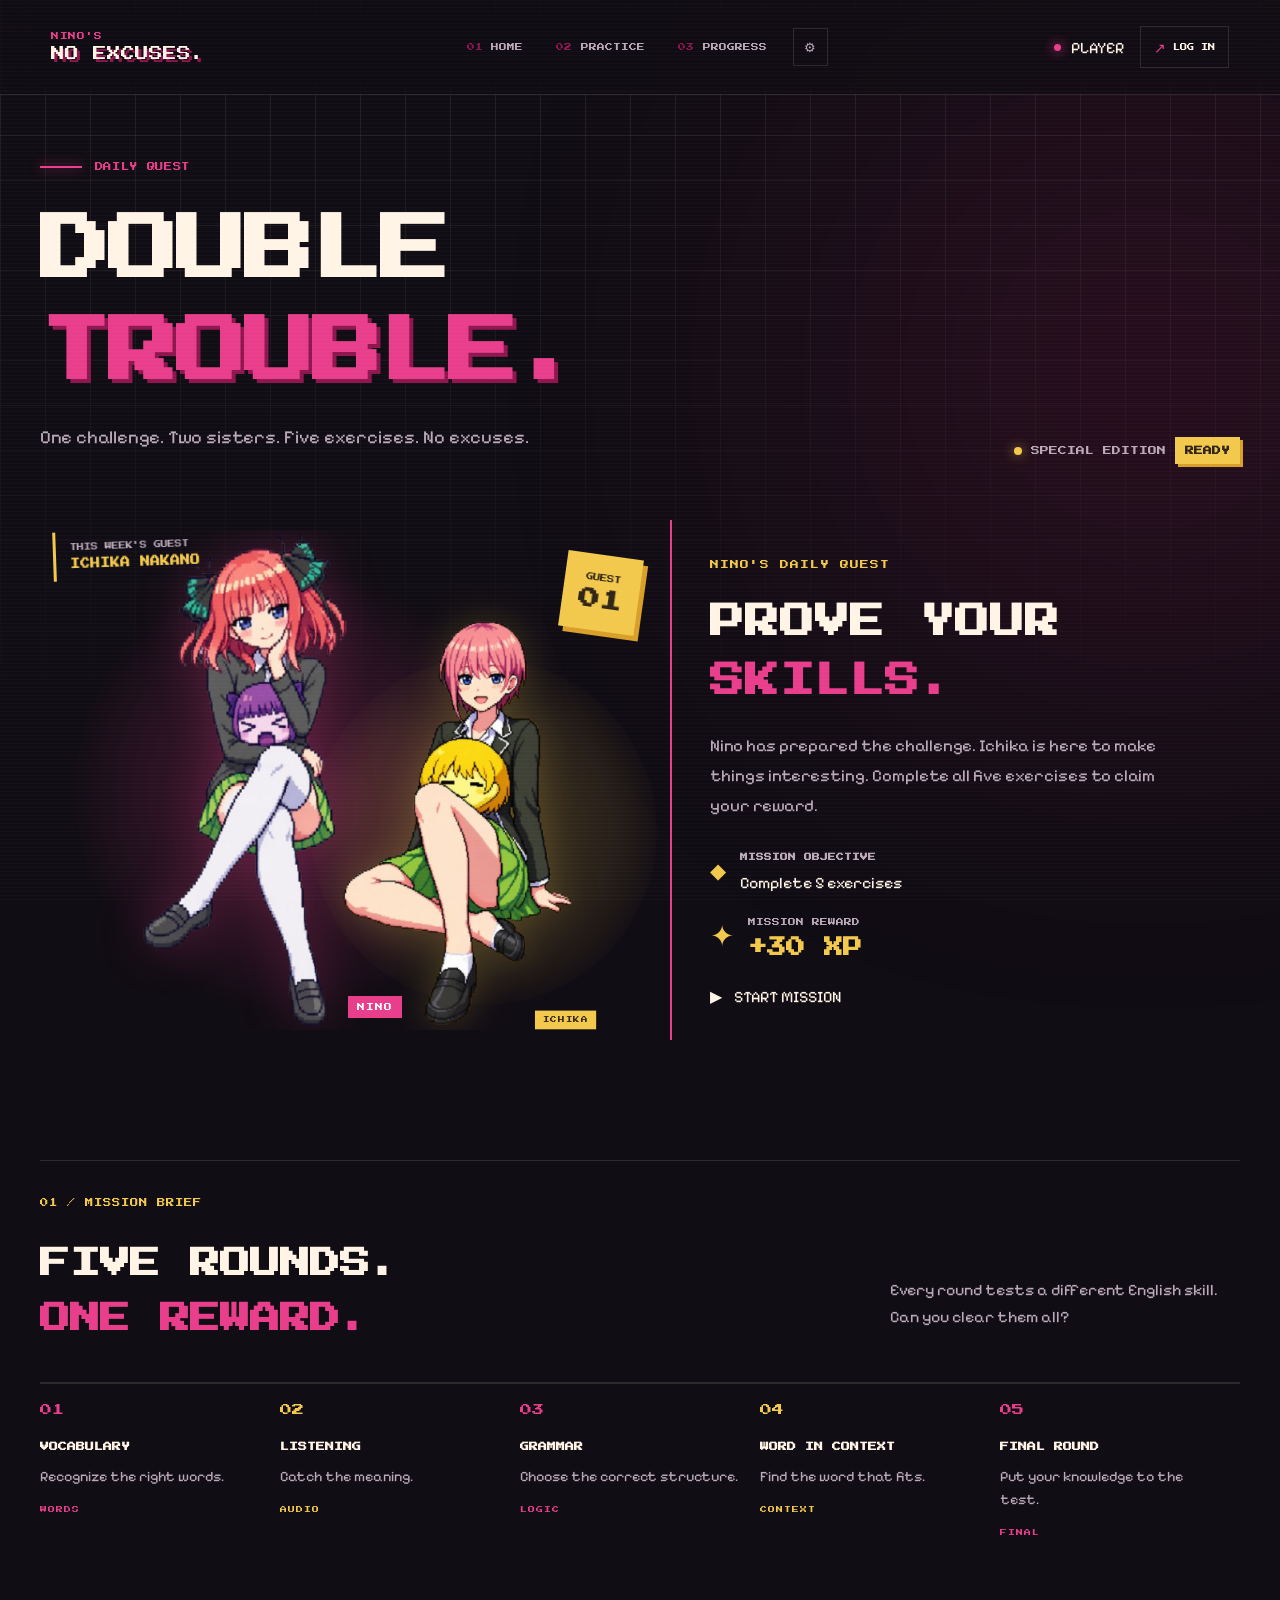
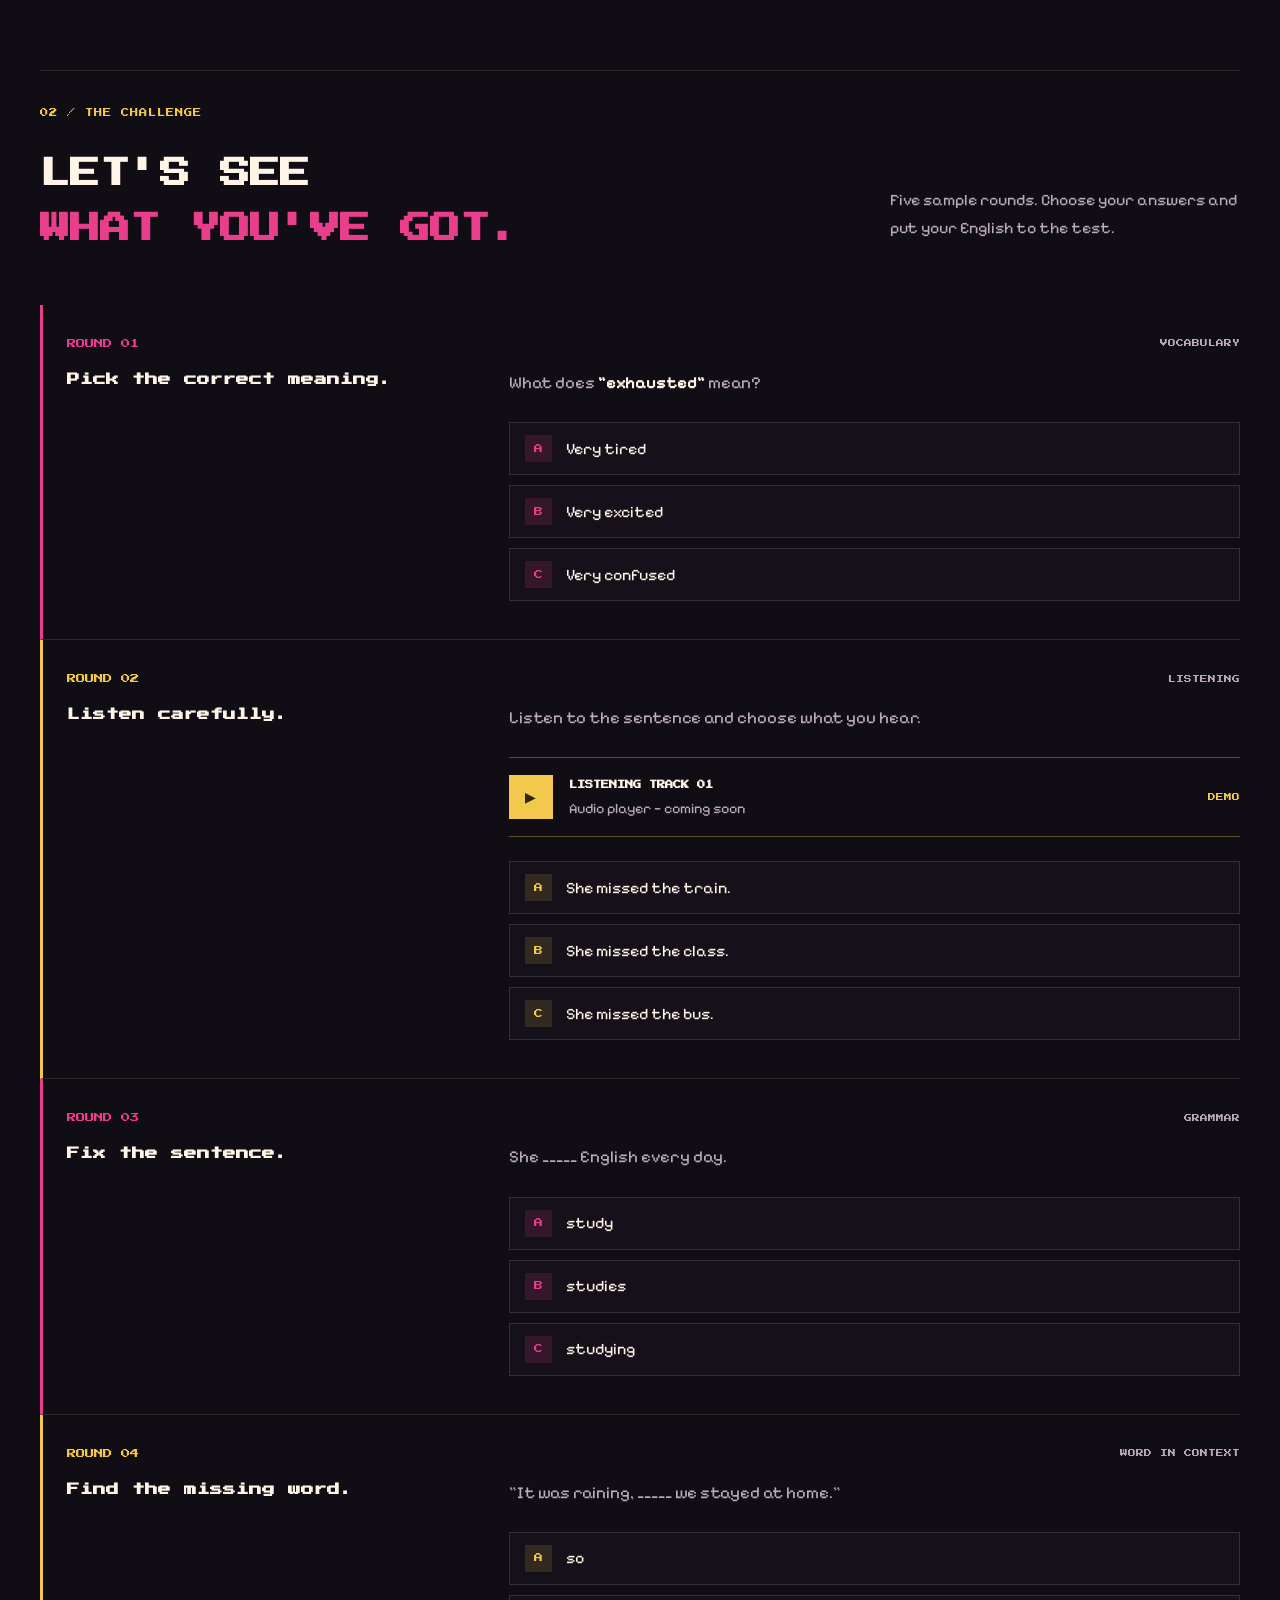
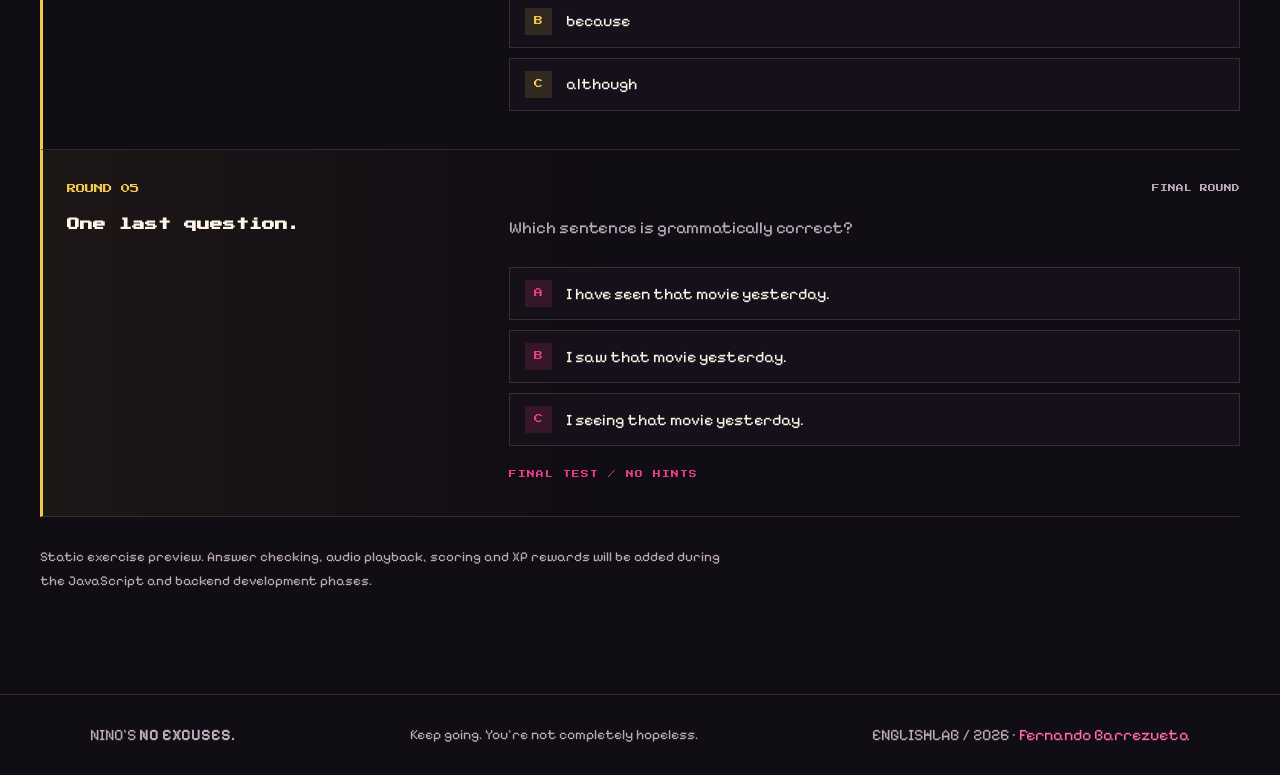
<file: frontend/pages/daily-challenge/index.html>
<!DOCTYPE html>
<html lang="es">
<head>
    <meta charset="UTF-8">
    <meta name="viewport" content="width=device-width, initial-scale=1.0">
    <meta name="description" content="Complete your daily English challenge on EnglishLab.">
    <title>DAILY CHALLENGE — EnglishLab</title>
    <link rel="stylesheet" href="/frontend/css/style.css">
    <link rel="stylesheet" href="/frontend/css/daily-challenge.css">
</head>

<body>

    <div class="ambient-grid"></div>
    <div class="ambient-glow"></div>
    <div class="scanlines"></div>

    <header class="site-header">
        <a href="/frontend/pages/home/index.html" class="brand">
            <span class="brand-small">NINO'S</span>
            <span class="brand-main">NO EXCUSES.</span>
        </a>

        <nav class="main-nav">
            <a href="/frontend/pages/home/index.html">
                <span>01</span> HOME
            </a>
            <a href="/frontend/pages/practice/index.html">
                <span>02</span> PRACTICE
            </a>
            <a href="/frontend/pages/progress/index.html">
                <span>03</span> PROGRESS
            </a>
            <a href="/frontend/pages/settings/index.html"
               class="settings"
               aria-label="Settings">⚙</a>
        </nav>

        <div class="header-account">
            <div class="player-status">
                <span class="status-dot"></span>
                <span class="player-name">PLAYER</span>
            </div>

            <a href="/frontend/pages/login/index.html"
            class="login-link">
                <span class="login-icon">↗</span>
                LOG IN
            </a>
        </div>
    </header>

    <main class="daily-page">

        <section class="daily-heading">
            <div class="daily-heading-copy">
                <span class="eyebrow">
                    <span class="eyebrow-line"></span>
                    DAILY QUEST
                </span>
                <h1>
                    DOUBLE<br>
                    <span>TROUBLE.</span>
                </h1>
                <p>
                    One challenge. Two sisters.
                    Five exercises. No excuses.
                </p>
            </div>

            <div class="daily-availability">
                <span class="availability-dot"></span>
                SPECIAL EDITION
                <strong>READY</strong>
            </div>
        </section>

        <section class="challenge-stage"
                 aria-labelledby="challenge-title">
            <div class="challenge-art">
                <div class="guest-label">
                    <span>THIS WEEK'S GUEST</span>
                    <strong>ICHIKA NAKANO</strong>
                </div>

                <div class="character character-nino">
                    <img
                        src="/frontend/assets/dc-nino.png"
                        alt="Nino Nakano, anfitriona del reto diario">
                    <span class="character-name">NINO</span>
                </div>

                <div class="character character-ichika">
                    <img
                        src="/frontend/assets/dc-ichika.png"
                        alt="Ichika Nakano, invitada especial">
                    <span class="character-name">ICHIKA</span>
                </div>

                <div class="challenge-sticker" aria-hidden="true">
                    <span>GUEST</span>
                    <strong>01</strong>
                </div>
            </div>

            <div class="challenge-copy">
                <span class="challenge-kicker">
                    NINO'S DAILY QUEST
                </span>
                <h2 id="challenge-title">
                    PROVE YOUR<br>
                    <span>SKILLS.</span>
                </h2>
                <p>
                    Nino has prepared the challenge.
                    Ichika is here to make things interesting.
                    Complete all five exercises to claim your reward.
                </p>

                <div class="challenge-objective">
                    <span class="objective-marker" aria-hidden="true">◆</span>
                    <div>
                        <strong>MISSION OBJECTIVE</strong>
                        <span>Complete 5 exercises</span>
                    </div>
                </div>

                <div class="challenge-reward">
                    <span class="reward-symbol" aria-hidden="true">✦</span>
                    <div>
                        <span>MISSION REWARD</span>
                        <strong>+30 XP</strong>
                    </div>
                </div>

                <a href="#challenge-details"
                   class="primary-button challenge-button">
                    <span class="button-icon">▶</span>
                    START MISSION
                </a>
            </div>
        </section>

        <section class="challenge-details"
                 aria-labelledby="details-title">
            <div class="details-heading">
                <span class="section-index">01 / MISSION BRIEF</span>
                <h2 id="details-title">
                    FIVE ROUNDS.<br>
                    <span>ONE REWARD.</span>
                </h2>
                <p>
                    Every round tests a different English skill.
                    Can you clear them all?
                </p>
            </div>

            <ol class="mission-steps">
                <li>
                    <span class="step-number">01</span>
                    <div class="step-copy">
                        <strong>VOCABULARY</strong>
                        <span>Recognize the right words.</span>
                    </div>
                    <span class="step-type">WORDS</span>
                </li>

                <li>
                    <span class="step-number">02</span>
                    <div class="step-copy">
                        <strong>LISTENING</strong>
                        <span>Catch the meaning.</span>
                    </div>
                    <span class="step-type">AUDIO</span>
                </li>

                <li>
                    <span class="step-number">03</span>
                    <div class="step-copy">
                        <strong>GRAMMAR</strong>
                        <span>Choose the correct structure.</span>
                    </div>
                    <span class="step-type">LOGIC</span>
                </li>

                <li>
                    <span class="step-number">04</span>
                    <div class="step-copy">
                        <strong>WORD IN CONTEXT</strong>
                        <span>Find the word that fits.</span>
                    </div>
                    <span class="step-type">CONTEXT</span>
                </li>

                <li>
                    <span class="step-number">05</span>
                    <div class="step-copy">
                        <strong>FINAL ROUND</strong>
                        <span>Put your knowledge to the test.</span>
                    </div>
                    <span class="step-type">FINAL</span>
                </li>
            </ol>
        </section>

        <section class="exercise-zone"
                 id="exercise-zone"
                 aria-labelledby="exercise-zone-title">
            <div class="details-heading exercise-heading">
                <span class="section-index">02 / THE CHALLENGE</span>
                <h2 id="exercise-zone-title">
                    LET'S SEE<br>
                    <span>WHAT YOU'VE GOT.</span>
                </h2>
                <p>
                    Five sample rounds. Choose your answers
                    and put your English to the test.
                </p>
            </div>

            <article class="exercise-round exercise-vocabulary">
                <div class="round-heading">
                    <span class="round-number">ROUND 01</span>
                    <span class="round-category">VOCABULARY</span>
                </div>
                <h3>Pick the correct meaning.</h3>
                <p class="exercise-question">
                    What does <strong>"exhausted"</strong> mean?
                </p>
                <div class="exercise-options">
                    <button type="button" class="exercise-option">
                        <span>A</span>
                        Very tired
                    </button>
                    <button type="button" class="exercise-option">
                        <span>B</span>
                        Very excited
                    </button>
                    <button type="button" class="exercise-option">
                        <span>C</span>
                        Very confused
                    </button>
                </div>
            </article>

            <article class="exercise-round exercise-listening">
                <div class="round-heading">
                    <span class="round-number">ROUND 02</span>
                    <span class="round-category">LISTENING</span>
                </div>
                <h3>Listen carefully.</h3>
                <p class="exercise-question">
                    Listen to the sentence and choose what you hear.
                </p>
                <div class="audio-placeholder" aria-label="Audio de ejemplo, todavía no funcional">
                    <span class="audio-play-icon" aria-hidden="true">▶</span>
                    <div class="audio-placeholder-copy">
                        <strong>LISTENING TRACK 01</strong>
                        <span>Audio player — coming soon</span>
                    </div>
                    <span class="audio-duration">DEMO</span>
                </div>
                <div class="exercise-options">
                    <button type="button" class="exercise-option">
                        <span>A</span>
                        She missed the train.
                    </button>
                    <button type="button" class="exercise-option">
                        <span>B</span>
                        She missed the class.
                    </button>
                    <button type="button" class="exercise-option">
                        <span>C</span>
                        She missed the bus.
                    </button>
                </div>
            </article>

            <article class="exercise-round exercise-grammar">
                <div class="round-heading">
                    <span class="round-number">ROUND 03</span>
                    <span class="round-category">GRAMMAR</span>
                </div>
                <h3>Fix the sentence.</h3>
                <p class="exercise-question">
                    She _____ English every day.
                </p>
                <div class="exercise-options">
                    <button type="button" class="exercise-option">
                        <span>A</span>
                        study
                    </button>
                    <button type="button" class="exercise-option">
                        <span>B</span>
                        studies
                    </button>
                    <button type="button" class="exercise-option">
                        <span>C</span>
                        studying
                    </button>
                </div>
            </article>

            <article class="exercise-round exercise-context">
                <div class="round-heading">
                    <span class="round-number">ROUND 04</span>
                    <span class="round-category">WORD IN CONTEXT</span>
                </div>
                <h3>Find the missing word.</h3>
                <p class="exercise-question">
                    "It was raining, _____ we stayed at home."
                </p>
                <div class="exercise-options">
                    <button type="button" class="exercise-option">
                        <span>A</span>
                        so
                    </button>
                    <button type="button" class="exercise-option">
                        <span>B</span>
                        because
                    </button>
                    <button type="button" class="exercise-option">
                        <span>C</span>
                        although
                    </button>
                </div>
            </article>

            <article class="exercise-round exercise-final">
                <div class="round-heading">
                    <span class="round-number">ROUND 05</span>
                    <span class="round-category">FINAL ROUND</span>
                </div>
                <h3>One last question.</h3>
                <p class="exercise-question">
                    Which sentence is grammatically correct?
                </p>
                <div class="exercise-options">
                    <button type="button" class="exercise-option">
                        <span>A</span>
                        I have seen that movie yesterday.
                    </button>
                    <button type="button" class="exercise-option">
                        <span>B</span>
                        I saw that movie yesterday.
                    </button>

                    <button type="button" class="exercise-option">
                        <span>C</span>
                        I seeing that movie yesterday.
                    </button>
                </div>
                <div class="final-round-mark">
                    FINAL TEST / NO HINTS
                </div>
            </article>

            <p class="mission-note">
                Static exercise preview. Answer checking, audio playback,
                scoring and XP rewards will be added during the JavaScript
                and backend development phases.
            </p>
        </section>
    </main>

    <footer class="site-footer">
        <div class="footer-brand">
            <span>NINO'S</span>
            <strong>NO EXCUSES.</strong>
        </div>

        <p>Keep going. You're not completely hopeless.</p>

        <span class="footer-version">
            ENGLISHLAB / 2026 ·
            <a href="mi-github">Fernando Barrezueta</a>
        </span>
    </footer>

</body>
</html>
</file>
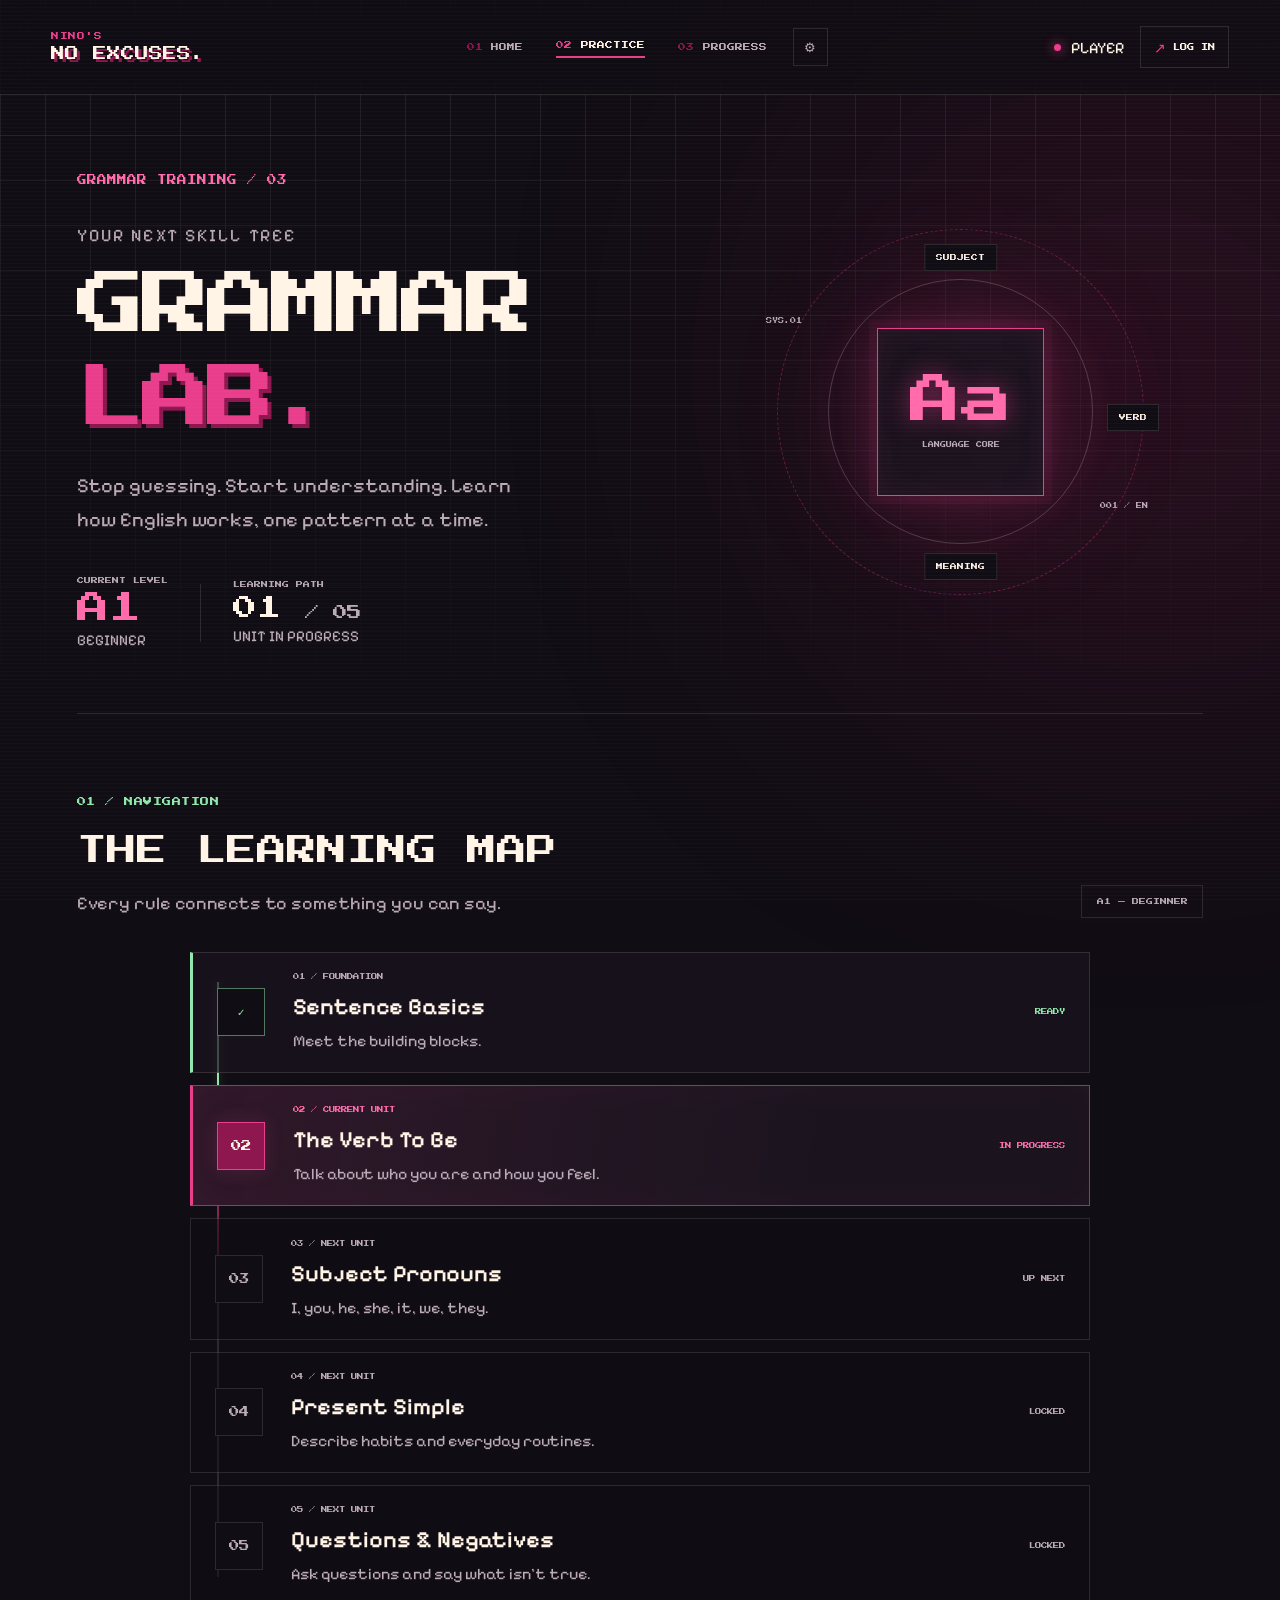
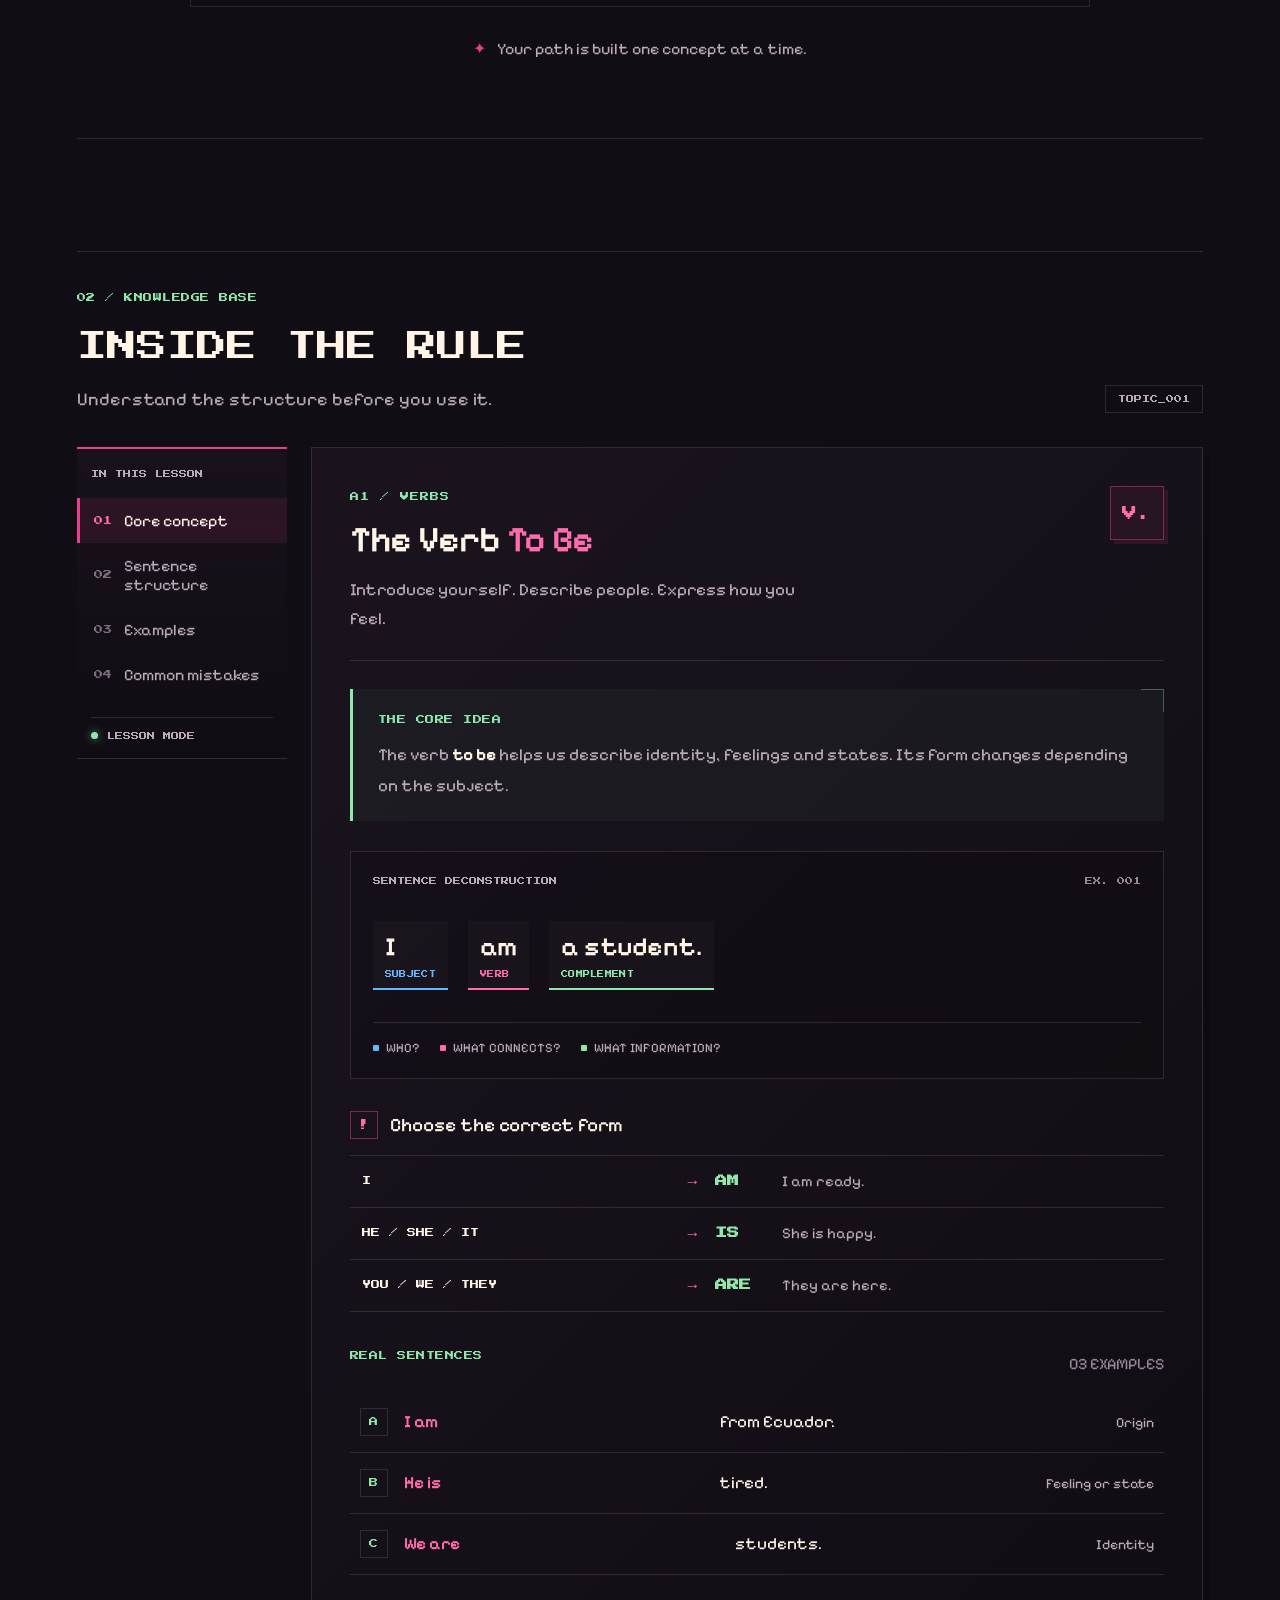
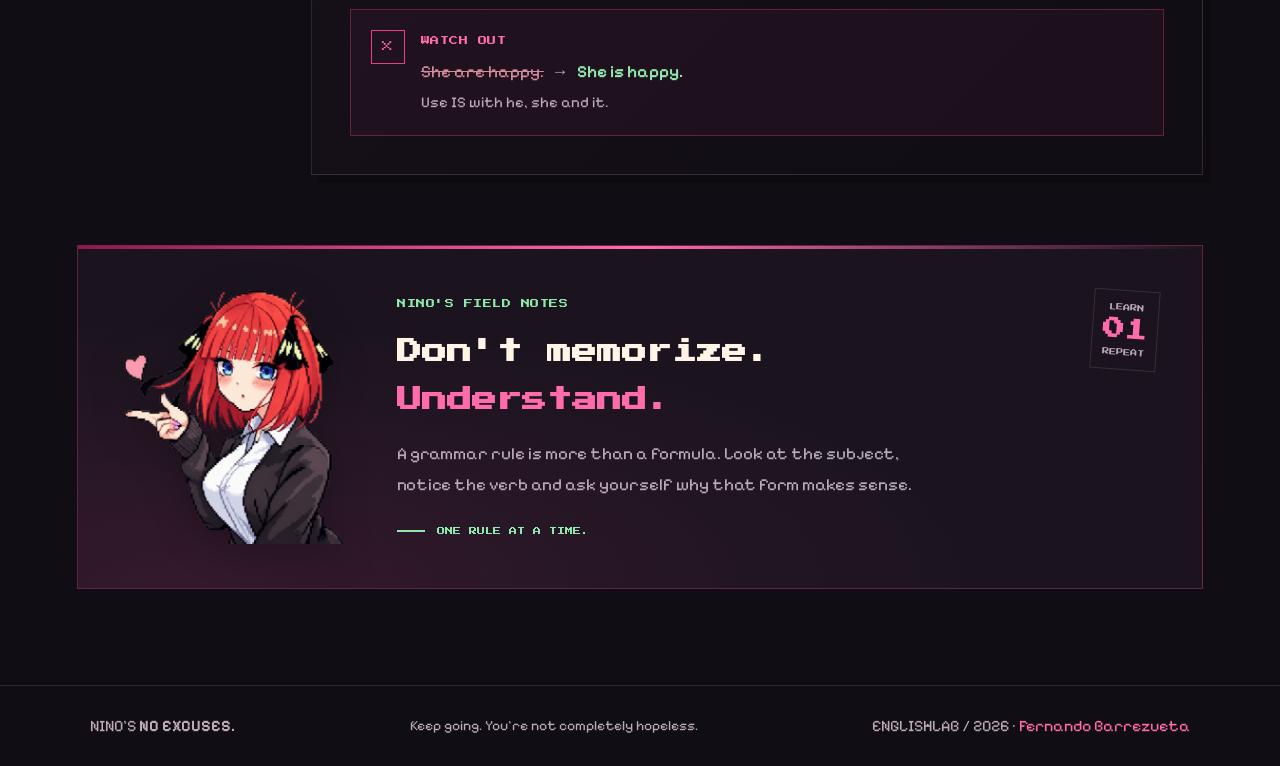
<file: frontend/pages/grammar/index.html>
<!DOCTYPE html>
<html lang="es">
<head>
    <meta charset="UTF-8">
    <meta name="viewport" content="width=device-width, initial-scale=1.0">
    <meta name="theme-color" content="#110d14">
    <meta name="description" content="Explore English grammar with clear explanations, sentence structures and practical examples in EnglishLab.">
    <link rel="stylesheet" href="/frontend/css/style.css">
    <link rel="stylesheet" href="/frontend/css/grammar.css">
    <title>Grammar Lab · Nino's No Excuses</title>
</head>

<body class="grammar-page">

    <div class="ambient-grid" aria-hidden="true"></div>
    <div class="ambient-glow" aria-hidden="true"></div>
    <div class="scanlines" aria-hidden="true"></div>

    <header class="site-header">
        <a href="/frontend/pages/home/index.html"
           class="brand"
           aria-label="Nino's No Excuses — Home">
            <span class="brand-small">NINO'S</span>
            <span class="brand-main">NO EXCUSES.</span>
        </a>

        <nav class="main-nav" aria-label="Main navigation">
            <a href="/frontend/pages/home/index.html">
                <span>01</span> HOME
            </a>
            <a href="/frontend/pages/practice/index.html" class="active">
                <span>02</span> PRACTICE
            </a>
            <a href="/frontend/pages/progress/index.html">
                <span>03</span> PROGRESS
            </a>
            <a href="/frontend/pages/settings/index.html"
               class="settings"
               aria-label="Settings">⚙</a>
        </nav>

        <div class="header-account">
            <div class="player-status">
                <span class="status-dot"></span>
                <span class="player-name">PLAYER</span>
            </div>

            <a href="/frontend/pages/login/index.html"
            class="login-link">
                <span class="login-icon">↗</span>
                LOG IN
            </a>
        </div>
    </header>

    <main id="grammar-page">

        <section class="grammar-hero" aria-labelledby="grammar-title">
            <div class="grammar-hero-copy">
                <div class="grammar-eyebrow">
                    GRAMMAR TRAINING / 03
                </div>
                <p class="grammar-overline">YOUR NEXT SKILL TREE</p>
                <h1 id="grammar-title">
                    GRAMMAR
                    <span>LAB.</span>
                </h1>
                <p class="grammar-description">
                    Stop guessing. Start understanding.
                    Learn how English works, one pattern at a time.
                </p>
                <div class="grammar-hero-meta">

                    <div class="grammar-level">
                        <span class="grammar-meta-label">CURRENT LEVEL</span>
                        <strong>A1</strong>
                        <span class="grammar-level-name">BEGINNER</span>
                    </div>
                    <div class="grammar-meta-divider" aria-hidden="true"></div>

                    <div class="grammar-unit-count">
                        <span class="grammar-meta-label">LEARNING PATH</span>
                        <strong>01 <span>/ 05</span></strong>
                        <span class="grammar-level-name">UNIT IN PROGRESS</span>
                    </div>
                </div>
            </div>


            <div class="grammar-hero-visual" aria-hidden="true">
                <div class="grammar-orbit grammar-orbit-outer"></div>
                <div class="grammar-orbit grammar-orbit-inner"></div>
                <div class="grammar-core">
                    <span class="grammar-core-symbol">Aa</span>
                    <span class="grammar-core-caption">LANGUAGE CORE</span>
                </div>
                <span class="grammar-orbit-label grammar-label-top">
                    SUBJECT
                </span>
                <span class="grammar-orbit-label grammar-label-right">
                    VERB
                </span>
                <span class="grammar-orbit-label grammar-label-bottom">
                    MEANING
                </span>
                <span class="grammar-coordinate grammar-coordinate-one">
                    SYS.01
                </span>
                <span class="grammar-coordinate grammar-coordinate-two">
                    001 / EN
                </span>
            </div>
        </section>

        <section class="grammar-map-section"
                 aria-labelledby="grammar-map-title">
            <div class="grammar-section-heading">
                <div>
                    <span class="grammar-section-index">01 / NAVIGATION</span>
                    <h2 id="grammar-map-title">THE LEARNING MAP</h2>
                    <p>
                        Every rule connects to something you can say.
                    </p>
                </div>

                <span class="grammar-map-level">A1 — BEGINNER</span>
            </div>

            <div class="grammar-map">
                <div class="grammar-map-route" aria-hidden="true">
                    <span class="grammar-route-segment route-complete"></span>
                    <span class="grammar-route-segment route-current"></span>
                    <span class="grammar-route-segment"></span>
                    <span class="grammar-route-segment"></span>
                </div>
                <article class="grammar-node grammar-node-complete">
                    <div class="grammar-node-marker">
                        <span>✓</span>
                    </div>
                    <div class="grammar-node-info">
                        <span class="grammar-node-status">01 / FOUNDATION</span>
                        <h3>Sentence Basics</h3>
                        <p>Meet the building blocks.</p>
                    </div>
                    <span class="grammar-node-state">READY</span>
                </article>
                <article class="grammar-node grammar-node-current"
                         aria-current="step">
                    <div class="grammar-node-marker">
                        <span>02</span>
                    </div>
                    <div class="grammar-node-info">
                        <span class="grammar-node-status">02 / CURRENT UNIT</span>
                        <h3>The Verb To Be</h3>
                        <p>Talk about who you are and how you feel.</p>
                    </div>
                    <span class="grammar-node-state">IN PROGRESS</span>
                </article>
                <article class="grammar-node grammar-node-locked">
                    <div class="grammar-node-marker">
                        <span>03</span>
                    </div>
                    <div class="grammar-node-info">
                        <span class="grammar-node-status">03 / NEXT UNIT</span>
                        <h3>Subject Pronouns</h3>
                        <p>I, you, he, she, it, we, they.</p>
                    </div>
                    <span class="grammar-node-state">UP NEXT</span>
                </article>
                <article class="grammar-node grammar-node-locked">
                    <div class="grammar-node-marker">
                        <span>04</span>
                    </div>
                    <div class="grammar-node-info">
                        <span class="grammar-node-status">04 / NEXT UNIT</span>
                        <h3>Present Simple</h3>
                        <p>Describe habits and everyday routines.</p>
                    </div>
                    <span class="grammar-node-state">LOCKED</span>
                </article>
                <article class="grammar-node grammar-node-locked">
                    <div class="grammar-node-marker">
                        <span>05</span>
                    </div>
                    <div class="grammar-node-info">
                        <span class="grammar-node-status">05 / NEXT UNIT</span>
                        <h3>Questions &amp; Negatives</h3>
                        <p>Ask questions and say what isn't true.</p>
                    </div>
                    <span class="grammar-node-state">LOCKED</span>
                </article>
            </div>

            <p class="grammar-map-note">
                <span aria-hidden="true">✦</span>
                Your path is built one concept at a time.
            </p>
        </section>

        <section class="grammar-theory"
                 aria-labelledby="grammar-theory-title">
            <div class="grammar-section-heading">
                <div>
                    <span class="grammar-section-index">02 / KNOWLEDGE BASE</span>
                    <h2 id="grammar-theory-title">INSIDE THE RULE</h2>
                    <p>
                        Understand the structure before you use it.
                    </p>
                </div>
                <span class="grammar-topic-id">TOPIC_001</span>
            </div>

            <div class="grammar-workspace">
                <aside class="grammar-topic-index"
                       aria-label="Current topic sections">
                    <span class="grammar-index-heading">
                        IN THIS LESSON
                    </span>
                    <div class="grammar-index-item is-active">
                        <span>01</span>
                        <span>Core concept</span>
                    </div>
                    <div class="grammar-index-item">
                        <span>02</span>
                        <span>Sentence structure</span>
                    </div>
                    <div class="grammar-index-item">
                        <span>03</span>
                        <span>Examples</span>
                    </div>
                    <div class="grammar-index-item">
                        <span>04</span>
                        <span>Common mistakes</span>
                    </div>
                    <div class="grammar-index-footer">
                        <span class="grammar-index-pulse"></span>
                        LESSON MODE
                    </div>
                </aside>
                <div class="grammar-lesson">
                    <div class="grammar-lesson-heading">
                        <div>
                            <span class="grammar-topic-category">
                                A1 / VERBS
                            </span>
                            <h3>The Verb <em>To Be</em></h3>
                            <p>
                                Introduce yourself. Describe people.
                                Express how you feel.
                            </p>
                        </div>
                        <span class="grammar-topic-symbol"
                              aria-hidden="true">V.</span>
                    </div>
                    <div class="grammar-concept">
                        <span class="grammar-concept-label">
                            THE CORE IDEA
                        </span>
                        <p>
                            The verb <strong>to be</strong> helps us
                            describe identity, feelings and states.
                            Its form changes depending on the subject.
                        </p>
                    </div>
                    <div class="grammar-sentence-lab">
                        <div class="grammar-sentence-header">
                            <span>SENTENCE DECONSTRUCTION</span>
                            <span class="grammar-sentence-number">EX. 001</span>
                        </div>
                        <p class="grammar-sentence">
                            <span class="grammar-part grammar-part-subject">
                                <strong>I</strong>
                                <span>SUBJECT</span>
                            </span>
                            <span class="grammar-part grammar-part-verb">
                                <strong>am</strong>
                                <span>VERB</span>
                            </span>

                            <span class="grammar-part grammar-part-complement">
                                <strong>a student.</strong>
                                <span>COMPLEMENT</span>
                            </span>
                        </p>
                        <div class="grammar-sentence-legend">
                            <span class="legend-subject">
                                <span></span>
                                WHO?
                            </span>
                            <span class="legend-verb">
                                <span></span>
                                WHAT CONNECTS?
                            </span>
                            <span class="legend-complement">
                                <span></span>
                                WHAT INFORMATION?
                            </span>
                        </div>
                    </div>
                    <div class="grammar-rule">
                        <div class="grammar-rule-heading">
                            <span class="grammar-rule-icon">!</span>
                            <h4>Choose the correct form</h4>
                        </div>
                        <div class="grammar-rule-list">
                            <div class="grammar-rule-row">
                                <span class="grammar-rule-subject">I</span>
                                <span class="grammar-rule-equals">→</span>
                                <strong>AM</strong>
                                <span class="grammar-rule-example">
                                    I am ready.
                                </span>
                            </div>
                            <div class="grammar-rule-row">
                                <span class="grammar-rule-subject">HE / SHE / IT</span>
                                <span class="grammar-rule-equals">→</span>
                                <strong>IS</strong>
                                <span class="grammar-rule-example">
                                    She is happy.
                                </span>
                            </div>
                            <div class="grammar-rule-row">
                                <span class="grammar-rule-subject">YOU / WE / THEY</span>
                                <span class="grammar-rule-equals">→</span>
                                <strong>ARE</strong>
                                <span class="grammar-rule-example">
                                    They are here.
                                </span>
                            </div>
                        </div>
                    </div>
                    <div class="grammar-examples">
                        <div class="grammar-examples-heading">
                            <span class="grammar-section-index">
                                REAL SENTENCES
                            </span>

                            <span class="grammar-example-count">
                                03 EXAMPLES
                            </span>
                        </div>
                        <div class="grammar-example-line">
                            <span class="grammar-example-marker">A</span>
                            <p>
                                <strong>I am</strong> from Ecuador.
                                <span>Origin</span>
                            </p>
                        </div>
                        <div class="grammar-example-line">
                            <span class="grammar-example-marker">B</span>
                            <p>
                                <strong>He is</strong> tired.
                                <span>Feeling or state</span>
                            </p>
                        </div>
                        <div class="grammar-example-line">
                            <span class="grammar-example-marker">C</span>
                            <p>
                                <strong>We are</strong> students.
                                <span>Identity</span>
                            </p>
                        </div>
                    </div>
                    <div class="grammar-mistake">
                        <div class="grammar-mistake-icon"
                             aria-hidden="true">×</div>
                        <div>
                            <span class="grammar-mistake-label">
                                WATCH OUT
                            </span>
                            <p>
                                <span class="grammar-mistake-wrong">
                                    She are happy.
                                </span>
                                <span class="grammar-mistake-arrow"
                                      aria-hidden="true">→</span>

                                <strong>She is happy.</strong>
                            </p>
                            <span class="grammar-mistake-explanation">
                                Use IS with he, she and it.
                            </span>
                        </div>
                    </div>
                </div>
            </div>
        </section>

        <section class="grammar-coach"
                 aria-labelledby="grammar-coach-title">
            <div class="grammar-coach-character">
                <img src="/frontend/assets/nino-grammar-page.png"
                     alt="Nino, your English learning companion">
            </div>

            <div class="grammar-coach-copy">
                <span class="grammar-section-index">
                    NINO'S FIELD NOTES
                </span>
                <h2 id="grammar-coach-title">
                    Don't memorize.
                    <span>Understand.</span>
                </h2>
                <p>
                    A grammar rule is more than a formula.
                    Look at the subject, notice the verb and ask
                    yourself why that form makes sense.
                </p>
                <div class="grammar-coach-signature">
                    <span class="grammar-coach-line"></span>
                    <span>ONE RULE AT A TIME.</span>
                </div>
            </div>

            <div class="grammar-coach-stamp" aria-hidden="true">
                <span>LEARN</span>
                <strong>01</strong>
                <span>REPEAT</span>
            </div>
        </section>
    </main>

    <footer class="site-footer">
        <div class="footer-brand">
            <span>NINO'S</span>
            <strong>NO EXCUSES.</strong>
        </div>

        <p>Keep going. You're not completely hopeless.</p>

        <span class="footer-version">
            ENGLISHLAB / 2026 ·
            <a href="mi-github">Fernando Barrezueta</a>
        </span>
    </footer>
</body>
</html>
</file>
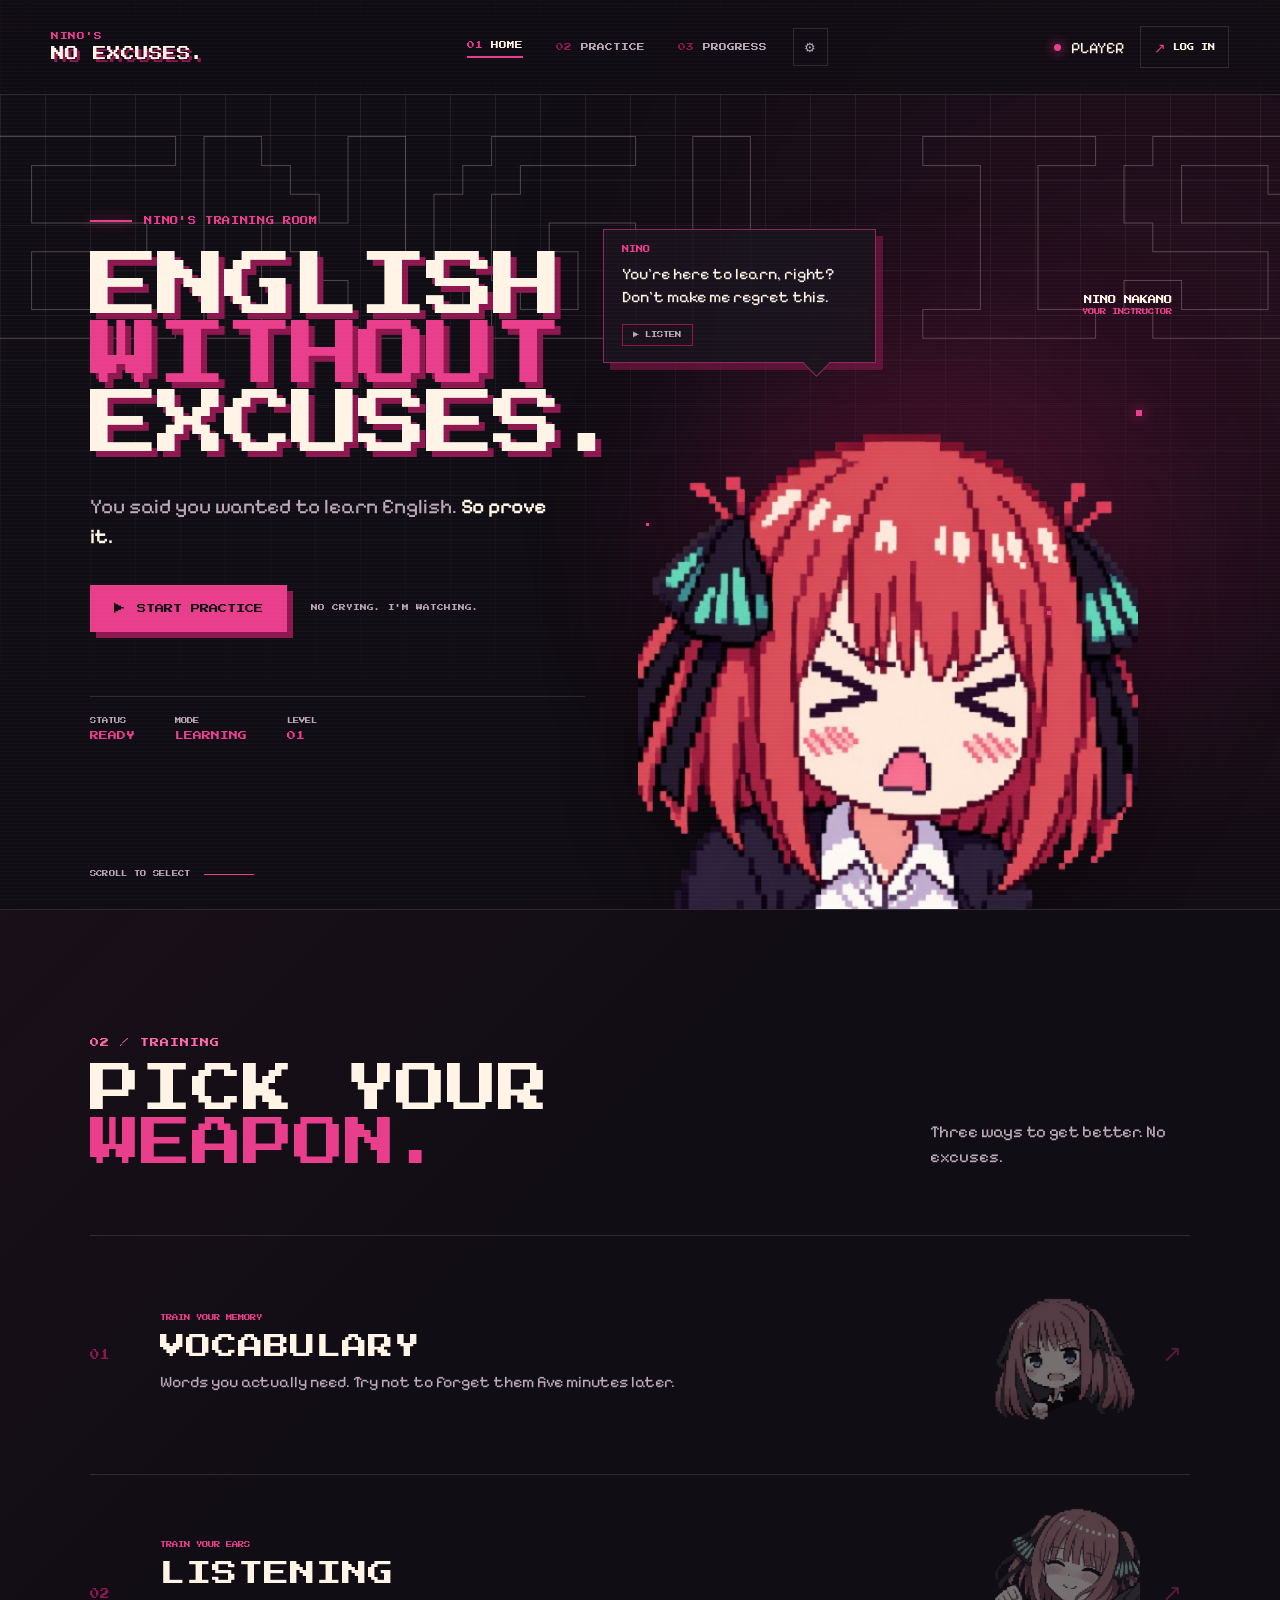
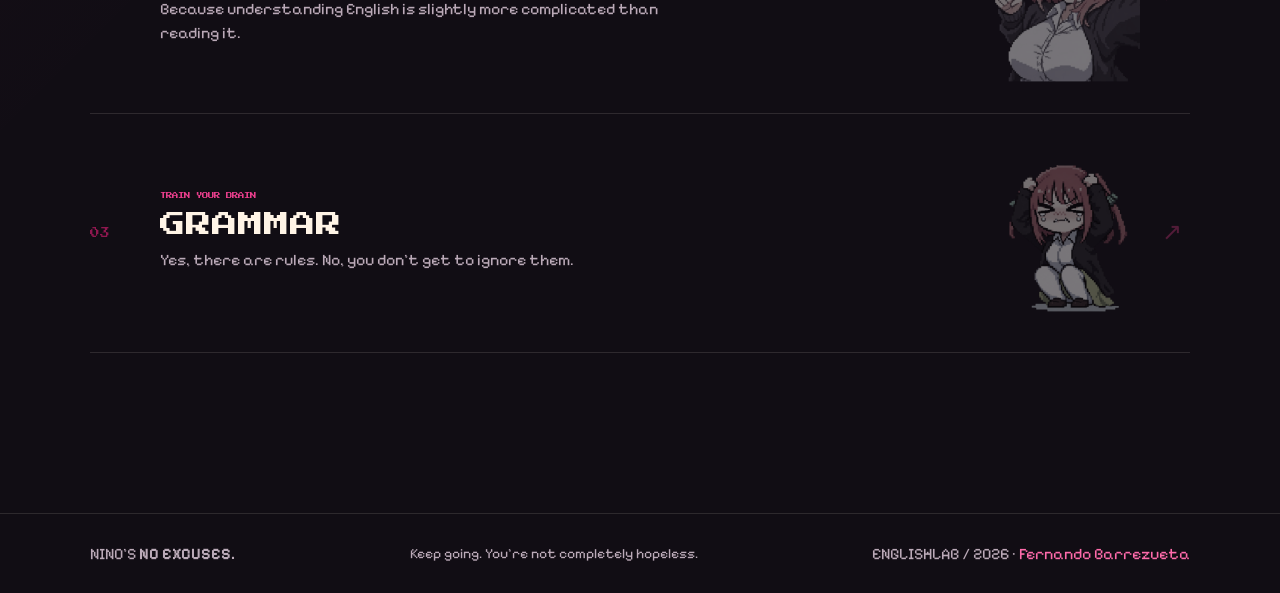
<file: frontend/pages/home/index.html>
<!DOCTYPE html>
<html lang="es">
<head>
    <meta charset="UTF-8">
    <meta name="viewport" content="width=device-width, initial-scale=1.0">
    <link rel="stylesheet" href="/frontend/css/style.css">
    <link rel="stylesheet" href="/frontend/css/home.css">
    <title>NO EXCUSES. — EnglishLab</title>
</head>

<body>
    <!-- Fondo general, aplicado para cada página -->
    <div class="ambient-grid"></div>
    <div class="ambient-glow"></div>
    <div class="scanlines"></div>
    <!-- Encabezado, de igual manera, aplicado para todas las páginas excepto Login -->
    <header class="site-header">
        <a href="/frontend/pages/home/index.html" class="brand">
            <span class="brand-small">NINO'S</span>
            <span class="brand-main">NO EXCUSES.</span>
        </a>

        <nav class="main-nav">
            <a href="/frontend/pages/home/index.html" class="active">
                <span>01</span>
                HOME
            </a>
            <a href="/frontend/pages/practice/index.html">
                <span>02</span>
                PRACTICE
            </a>
            <a href="/frontend//pages/progress/index.html">
                <span>03</span>
                PROGRESS
            </a>
            <a href="/frontend/pages/settings/index.html"
               class="settings"
               aria-label="Settings">⚙</a>
        </nav>

        <div class="header-account">
            <div class="player-status">
                <span class="status-dot"></span>
                <span class="player-name">PLAYER</span>
            </div>

            <a href="/frontend/pages/login/index.html"
            class="login-link">
                <span class="login-icon">↗</span>
                LOG IN
            </a>
        </div>
    </header>

    <main>
        <!-- Sección Inicial; Incluye Palabra de fondo, título, botón, Nino, etc.  -->
        <section class="hero">
            <!-- Palabra "English" atrás -->
            <div class="hero-background-word">ENGLISH</div>
            <!-- Apartado izquierdo -->
            <div class="hero-copy">
                <div class="eyebrow">
                    <span class="eyebrow-line"></span>
                    NINO'S TRAINING ROOM
                </div>
                <h1>
                    ENGLISH
                    <span>WITHOUT</span>
                    EXCUSES.
                </h1>
                <p class="hero-description">
                    You said you wanted to learn English.
                    <strong>So prove it.</strong>
                </p>
                <div class="hero-actions">
                    <a href="/frontend/pages/practice/index.html" class="primary-button">
                        <span class="button-icon">▶</span>
                        START PRACTICE
                    </a>
                    <span class="action-hint">
                        NO CRYING. I'M WATCHING.
                    </span>
                </div>
                <div class="hero-meta">
                    <div>
                        <span>STATUS</span>
                        <strong>READY</strong>
                    </div>
                    <div>
                        <span>MODE</span>
                        <strong>LEARNING</strong>
                    </div>
                    <div>
                        <span>LEVEL</span>
                        <strong>01</strong>
                    </div>
                </div>
            </div>
            <!-- Apartado derecho (globo de texto, Nino) -->
            <div class="character-stage">
                <div class="character-glow"></div>
                <div class="character-label">
                    <span>NINO NAKANO</span>
                    <small>YOUR INSTRUCTOR</small>
                </div>
                <div class="speech-box">
                    <span class="speech-name">NINO</span>
                    <p>
                        You're here to learn, right?
                        Don't make me regret this.
                    </p>
                    <button type="button" class="listen-button">
                        ▶ LISTEN
                    </button>
                </div>
                <div class="character-image">
                    <img
                        src="/frontend/assets/nino.png"
                        alt="Nino Nakano">
                </div>
                <div class="character-shadow"></div>
                <div class="floating-pixel pixel-one"></div>
                <div class="floating-pixel pixel-two"></div>
                <div class="floating-pixel pixel-three"></div>
            </div>

            <div class="scroll-indicator">
                <span>SCROLL TO SELECT</span>
                <i></i>
            </div>
        </section>

        <!-- Sección secundaria; Incluye un encabezado descriptivo y las 3 áreas prácticas -->
        <section class="practice-section">
            <!-- Encabezado del apartado -->
            <div class="section-heading">
                <div>
                    <span class="section-index">02 / TRAINING</span>
                    <h2>
                        PICK YOUR
                        <span>WEAPON.</span>
                    </h2>
                </div>
                <p>
                    Three ways to get better.
                    No excuses.
                </p>
            </div>
            <!-- Lista de las áreas prácticas: Vocabulary, Listening y Grammar -->
            <div class="practice-list">
                <a
                    href="/frontend/pages/vocabulary/index.html"
                    class="practice-item">
                    <div class="practice-number">01</div>
                    <div class="practice-copy">
                        <span class="practice-type">TRAIN YOUR MEMORY</span>
                        <h3>VOCABULARY</h3>
                        <p>
                            Words you actually need.
                            Try not to forget them five minutes later.
                        </p>
                    </div>
                    <div class="practice-visual">
                        <img
                            src="/frontend/assets/vocabulary.png"
                            alt="Vocabulary">
                    </div>
                    <span class="practice-arrow">↗</span>
                </a>
                <a
                    href="/frontend/pages/listening/index.html"
                    class="practice-item">
                    <div class="practice-number">02</div>
                    <div class="practice-copy">
                        <span class="practice-type">TRAIN YOUR EARS</span>
                        <h3>LISTENING</h3>
                        <p>
                            Because understanding English
                            is slightly more complicated than reading it.
                        </p>
                    </div>
                    <div class="practice-visual">
                        <img
                            src="/frontend/assets/listening.png"
                            alt="Listening">
                    </div>
                    <span class="practice-arrow">↗</span>
                </a>
                <a
                    href="/frontend/pages/grammar/index.html"
                    class="practice-item">
                    <div class="practice-number">03</div>
                    <div class="practice-copy">
                        <span class="practice-type">TRAIN YOUR BRAIN</span>
                        <h3>GRAMMAR</h3>
                        <p>
                            Yes, there are rules.
                            No, you don't get to ignore them.
                        </p>
                    </div>
                    <div class="practice-visual">
                        <img
                            src="/frontend/assets/grammar.png"
                            alt="Grammar">
                    </div>
                    <span class="practice-arrow">↗</span>
                </a>
            </div>
        </section>
    </main>

    <!-- Pie de página, es similar en todas las páginas -->
    <footer class="site-footer">
        <div class="footer-brand">
            <span>NINO'S</span>
            <strong>NO EXCUSES.</strong>
        </div>
        <p>Keep going. You're not completely hopeless.</p>
        <span class="footer-version">
            ENGLISHLAB / 2026 ·
            <a href="mi-github">Fernando Barrezueta</a>
        </span>
    </footer>

</body>
</html>
</file>
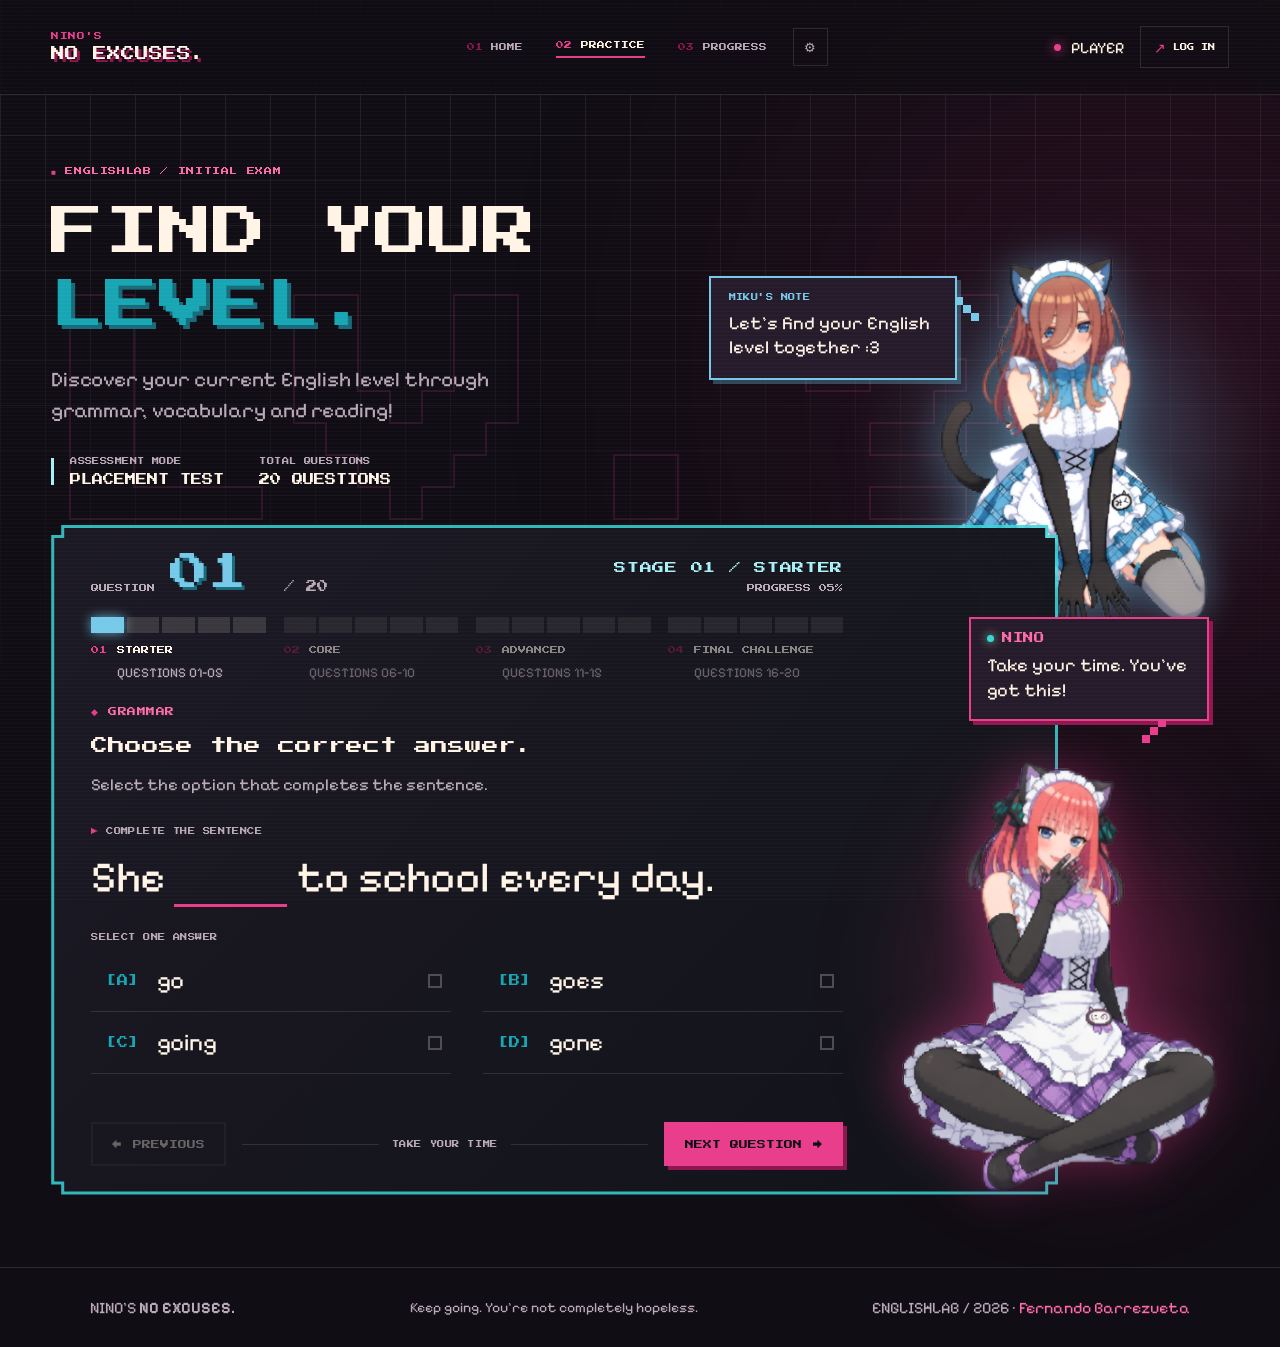
<file: frontend/pages/initial-exam/index.html>
<!DOCTYPE html>
<html lang="es">
<head>
    <meta charset="UTF-8">
    <meta name="viewport" content="width=device-width, initial-scale=1.0">
    <meta
        name="description"
        content="Discover your current English level with the EnglishLab Initial Exam.">
    <title>Initial Exam | EnglishLab</title>
    <link rel="stylesheet" href="../../css/style.css">
    <link rel="stylesheet" href="../../css/initial-exam.css">
</head>

<body class="initial-exam-page">

    <div class="ambient-grid" aria-hidden="true"></div>
    <div class="ambient-glow" aria-hidden="true"></div>
    <div class="scanlines" aria-hidden="true"></div>

    <header class="site-header">
        <a href="../home/index.html" class="brand">
            <span class="brand-small">NINO'S</span>
            <span class="brand-main">NO EXCUSES.</span>
        </a>

        <nav class="main-nav" aria-label="Main navigation">
            <a href="../home/index.html">
                <span>01</span> HOME
            </a>
            <a href="../practice/index.html" class="active">
                <span>02</span> PRACTICE
            </a>
            <a href="../progress/index.html">
                <span>03</span> PROGRESS
            </a>
            <a href="/frontend/pages/settings/index.html"
               class="settings"
               aria-label="Settings">⚙</a>
        </nav>

        <div class="header-account">
            <div class="player-status">
                <span class="status-dot"></span>
                <span class="player-name">PLAYER</span>
            </div>
            <a href="../login/index.html" class="login-link">
                <span class="login-icon">↗</span>
                LOG IN
            </a>
        </div>
    </header>


    <main class="exam-main">
        <!-- Intro + Miku -->
        <section class="exam-intro">

            <div class="exam-intro-content">
                <span class="exam-eyebrow">
                    ENGLISHLAB / INITIAL EXAM
                </span>

                <h1>
                    <span>FIND YOUR</span>
                    <span class="title-accent">LEVEL.</span>
                </h1>

                <p class="exam-description">
                    Discover your current English level through
                    grammar, vocabulary and reading!
                </p>

                <div class="exam-intro-meta">
                    <div class="intro-meta-item">
                        <span class="meta-label">ASSESSMENT MODE</span>
                        <strong>PLACEMENT TEST</strong>
                    </div>

                    <div class="intro-meta-item">
                        <span class="meta-label">TOTAL QUESTIONS</span>
                        <strong>20 QUESTIONS</strong>
                    </div>
                </div>
            </div>

            <!-- Miku -->
            <aside class="exam-guide" aria-label="Exam guide">
                <img
                    src="../../assets/miku-exam.png"
                    alt="Miku, your English exam guide"
                    class="exam-guide-image">

                <div class="guide-bubble">
                    <span class="guide-bubble-label">MIKU'S NOTE</span>
                    <p>Let's find your English level together :3</p>
                </div>
            </aside>
        </section>

        <!-- Espacio del examen -->
        <section class="exam-workspace" aria-label="English placement exam">

            <!-- Consola de examen -->
            <div class="exam-console">

                <div class="console-top">
                    <div class="question-counter">
                        <span class="counter-label">QUESTION</span>
                        <strong>01 <span>/ 20</span></strong>
                    </div>
                    <div class="console-status">
                        <span class="question-stage-badge">
                            STAGE 01 / STARTER
                        </span>
                        <span
                            class="track-percent"
                            role="progressbar"
                            aria-label="Exam progress"
                            aria-valuemin="0"
                            aria-valuemax="20"
                            aria-valuenow="1"
                            aria-valuetext="Question 1 of 20">
                            PROGRESS 05%
                        </span>
                    </div>
                </div>

                <!-- Etapas -->
                <ol class="stage-list" aria-label="Exam stages">
                    <li class="stage-item active" aria-current="step">
                        <div class="stage-pips" aria-hidden="true">
                            <span class="pip is-current"></span>
                            <span class="pip"></span>
                            <span class="pip"></span>
                            <span class="pip"></span>
                            <span class="pip"></span>
                        </div>
                        <div class="stage-label">
                            <span class="stage-number">01</span>
                            <div class="stage-info">
                                <strong>STARTER</strong>
                                <span>QUESTIONS 01–05</span>
                            </div>
                        </div>
                    </li>

                    <li class="stage-item">
                        <div class="stage-pips" aria-hidden="true">
                            <span class="pip"></span>
                            <span class="pip"></span>
                            <span class="pip"></span>
                            <span class="pip"></span>
                            <span class="pip"></span>
                        </div>
                        <div class="stage-label">
                            <span class="stage-number">02</span>
                            <div class="stage-info">
                                <strong>CORE</strong>
                                <span>QUESTIONS 06–10</span>
                            </div>
                        </div>
                    </li>

                    <li class="stage-item">
                        <div class="stage-pips" aria-hidden="true">
                            <span class="pip"></span>
                            <span class="pip"></span>
                            <span class="pip"></span>
                            <span class="pip"></span>
                            <span class="pip"></span>
                        </div>
                        <div class="stage-label">
                            <span class="stage-number">03</span>
                            <div class="stage-info">
                                <strong>ADVANCED</strong>
                                <span>QUESTIONS 11–15</span>
                            </div>
                        </div>
                    </li>

                    <li class="stage-item">
                        <div class="stage-pips" aria-hidden="true">
                            <span class="pip"></span>
                            <span class="pip"></span>
                            <span class="pip"></span>
                            <span class="pip"></span>
                            <span class="pip"></span>
                        </div>
                        <div class="stage-label">
                            <span class="stage-number">04</span>
                            <div class="stage-info">
                                <strong>FINAL CHALLENGE</strong>
                                <span>QUESTIONS 16–20</span>
                            </div>
                        </div>
                    </li>
                </ol>

                <!-- Pregunta -->
                <div class="question-content">

                    <div class="question-category">
                        <span class="category-icon" aria-hidden="true">◆</span>
                        GRAMMAR
                    </div>
                    <h2 class="question-instruction">
                        Choose the correct answer.
                    </h2>
                    <p class="question-description">
                        Select the option that completes the sentence.
                    </p>
                    <div class="question-prompt">
                        <span class="prompt-label">COMPLETE THE SENTENCE</span>
                        <p>
                            She <span class="blank-space">_____</span>
                            to school every day.
                        </p>
                    </div>

                    <!-- Opciones de respuesta -->
                    <fieldset class="answer-fieldset">
                        <legend class="answer-legend">
                            SELECT ONE ANSWER
                        </legend>

                        <div class="answer-options">
                            <label class="answer-option">
                                <input type="radio" name="question-01" value="a">
                                <span class="answer-letter">A</span>
                                <span class="answer-text">go</span>
                                <span class="answer-indicator"></span>
                            </label>

                            <label class="answer-option">
                                <input type="radio" name="question-01" value="b">
                                <span class="answer-letter">B</span>
                                <span class="answer-text">goes</span>
                                <span class="answer-indicator"></span>
                            </label>

                            <label class="answer-option">
                                <input type="radio" name="question-01" value="c">
                                <span class="answer-letter">C</span>
                                <span class="answer-text">going</span>
                                <span class="answer-indicator"></span>
                            </label>

                            <label class="answer-option">
                                <input type="radio" name="question-01" value="d">
                                <span class="answer-letter">D</span>
                                <span class="answer-text">gone</span>
                                <span class="answer-indicator"></span>
                            </label>
                        </div>
                    </fieldset>
                </div>

                <!-- Navegación de preguntas -->
                <div class="question-navigation">
                    <button
                        type="button"
                        class="exam-button exam-button-secondary"
                        disabled>
                        <span aria-hidden="true">←</span>
                        PREVIOUS
                    </button>

                    <span class="navigation-hint">
                        TAKE YOUR TIME
                    </span>

                    <button
                        type="button"
                        class="exam-button exam-button-primary">
                        NEXT QUESTION
                        <span aria-hidden="true">→</span>
                    </button>
                </div>
            </div>

            <!-- Nino -->
            <aside class="exam-companion" aria-label="Exam companion">
                <div class="companion-bubble">
                    <span class="companion-tag">
                        <span class="companion-dot" aria-hidden="true"></span>
                        NINO
                    </span>
                    <p>Take your time. You've got this!</p>
                </div>

                <img
                    src="../../assets/nino-exam.png"
                    alt="Nino cheering you on during the exam"
                    class="companion-image">
            </aside>
        </section>
    </main>

    <footer class="site-footer">
        <div class="footer-brand">
            <span>NINO'S</span>
            <strong>NO EXCUSES.</strong>
        </div>
        <p>Keep going. You're not completely hopeless.</p>
        <span class="footer-version">
            ENGLISHLAB / 2026 ·
            <a href="mi-github">Fernando Barrezueta</a>
        </span>
    </footer>

</body>
</html>
</file>
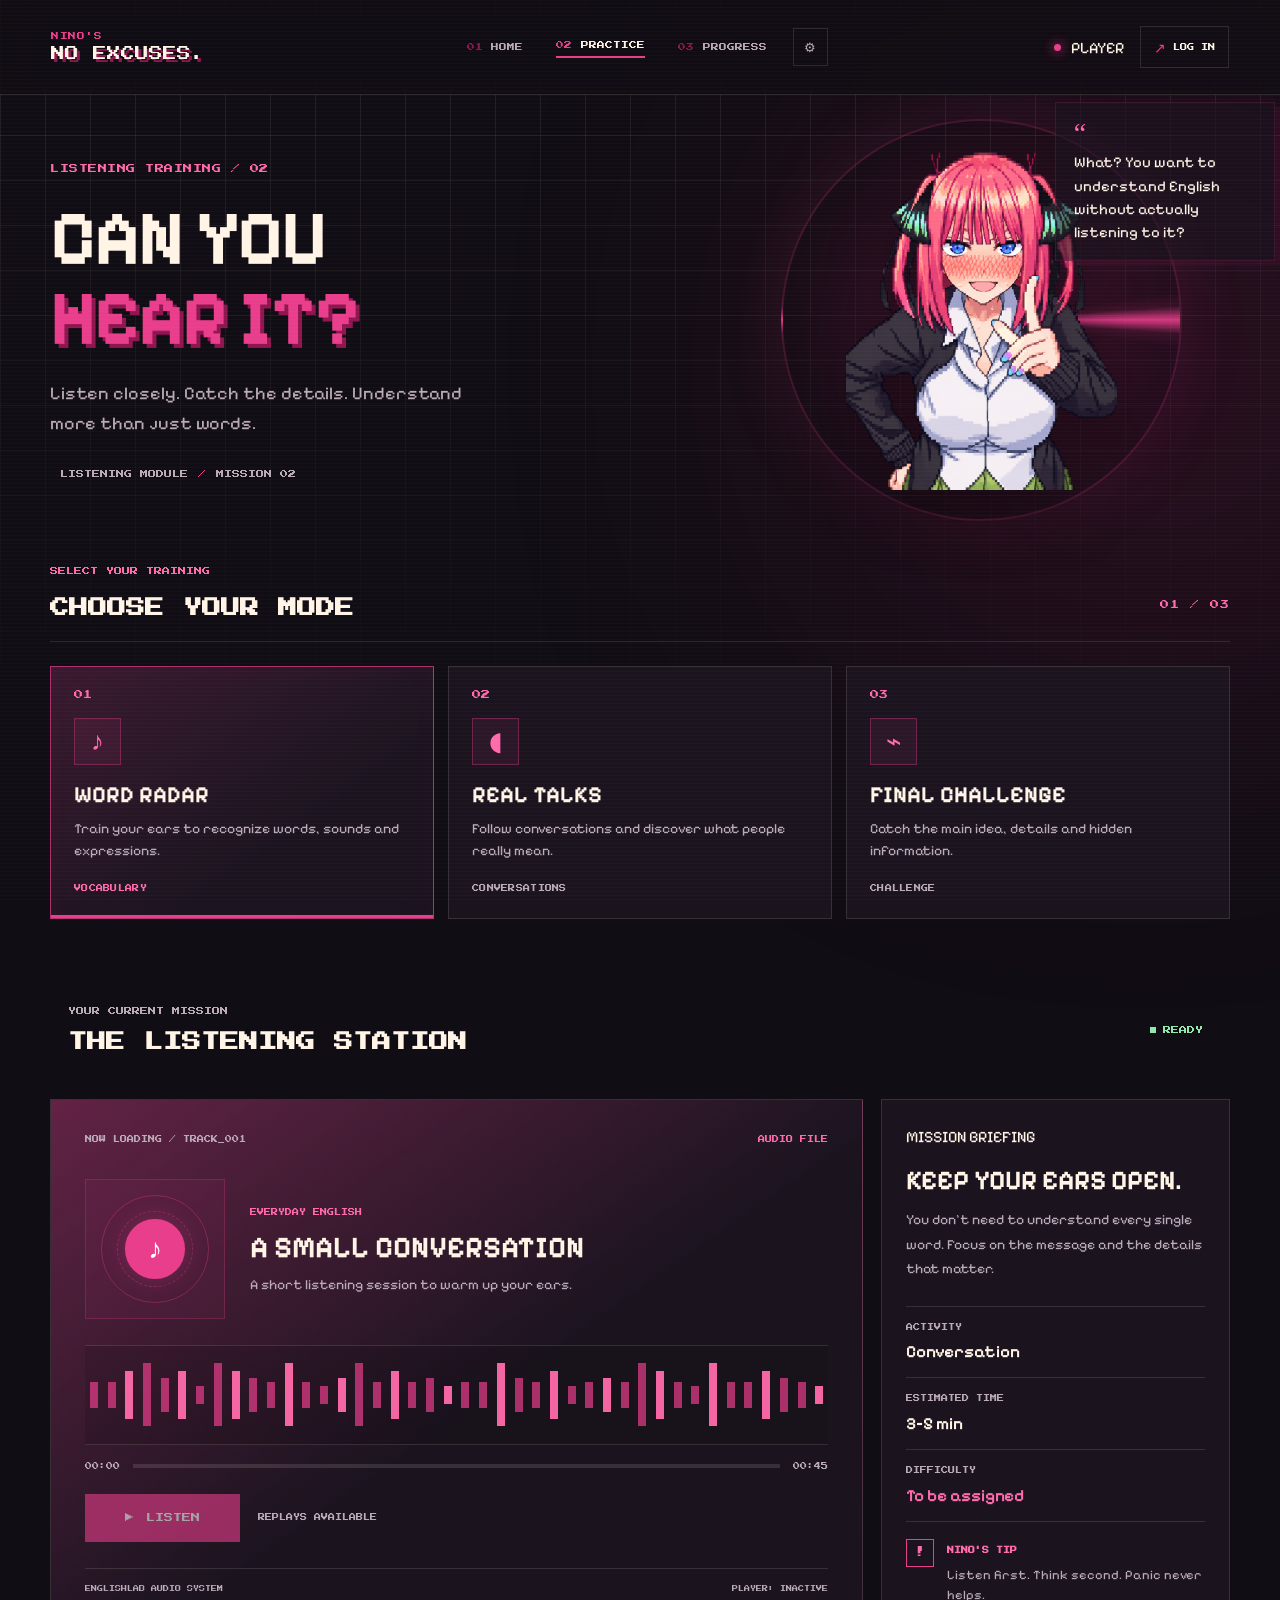
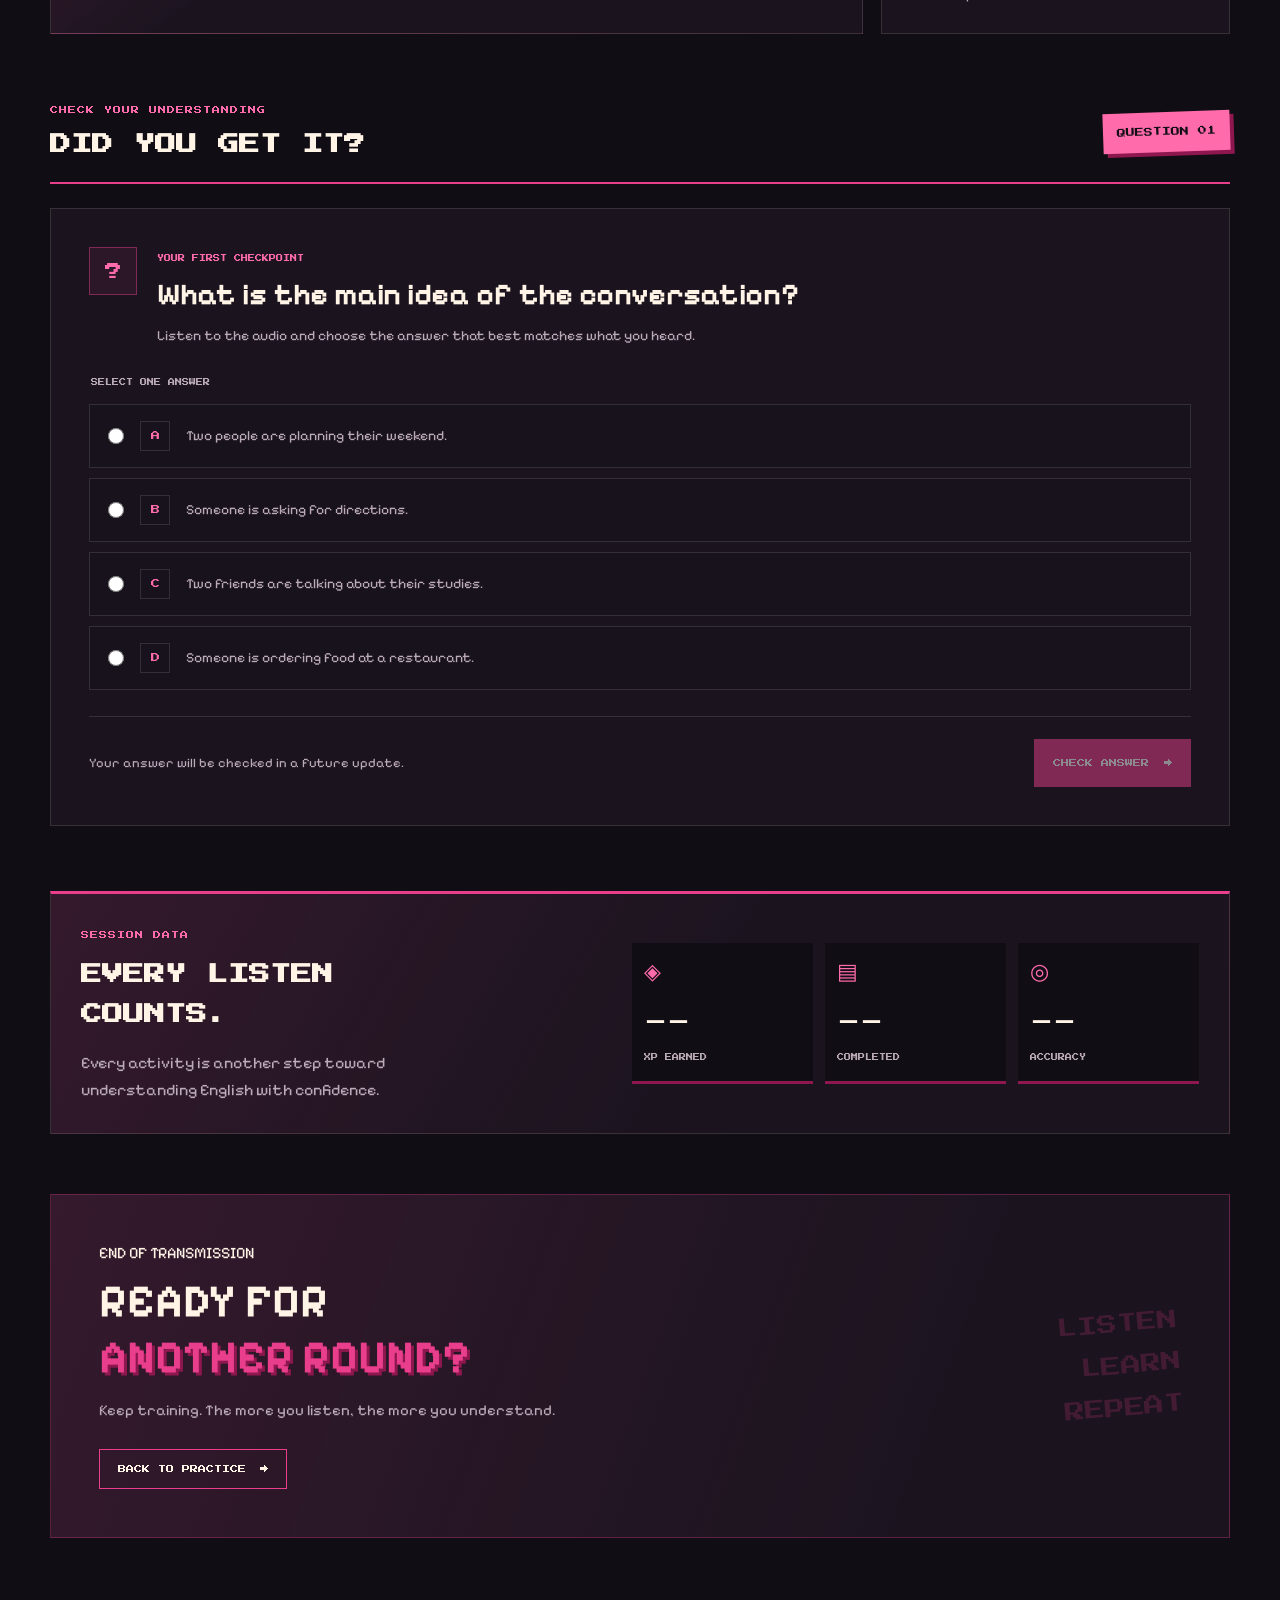
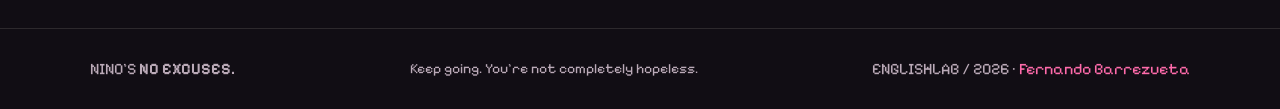
<file: frontend/pages/listening/index.html>
<!DOCTYPE html>
<html lang="es">
<head>
    <meta charset="UTF-8">
    <meta name="viewport" content="width=device-width, initial-scale=1.0">
    <meta name="theme-color" content="#110d14">
    <meta name="description"content="Entrena tu comprensión auditiva en inglés con EnglishLab.">
    <title>Listening | Nino's EnglishLab</title>
    <link rel="stylesheet" href="../../css/style.css">
    <link rel="stylesheet" href="/frontend/css/listening.css">
</head>

<body class="listening-page">

    <div class="ambient-grid" aria-hidden="true"></div>
    <div class="ambient-glow" aria-hidden="true"></div>
    <div class="scanlines" aria-hidden="true"></div>

<header class="site-header">
    <a href="/frontend/pages/home/index.html" class="brand" aria-label="Nino's No Excuses — Home">
        <span class="brand-small">NINO'S</span>
        <span class="brand-main">NO EXCUSES.</span>
    </a>
    <nav class="main-nav" aria-label="Main navigation">
        <a href="/frontend/pages/home/index.html">
            <span>01</span> HOME
        </a>
        <a href="/frontend/pages/practice/index.html" class="active">
            <span>02</span> PRACTICE
        </a>
        <a href="/frontend/pages/progress/index.html">
            <span>03</span> PROGRESS
        </a>
        <a href="/frontend/pages/settings/index.html"
            class="settings"
            aria-label="Settings">⚙</a>
    </nav>
    <div class="header-account">
         <div class="player-status">
            <span class="status-dot"></span>
            <span class="player-name">PLAYER</span>
        </div>

        <a href="/frontend/pages/login/index.html"
            class="login-link">
            <span class="login-icon">↗</span>
                LOG IN
        </a>
    </div>
</header>

    <main id="listening-page">

        <section id="listening-intro" aria-labelledby="listening-title">
            <div class="intro-text">
                <span class="section-label">LISTENING TRAINING / 02</span>

                <h1 id="listening-title">
                    CAN YOU
                    <span>HEAR IT?</span>
                </h1>
                <p>
                    Listen closely. Catch the details.
                    Understand more than just words.
                </p>
                <div class="listening-meta">
                    <span class="session-indicator" aria-hidden="true"></span>
                    <span>LISTENING MODULE</span>
                    <span class="meta-divider" aria-hidden="true">/</span>
                    <span>MISSION 02</span>
                </div>
            </div>

            <div class="intro-nino">
                <div class="intro-nino-message">
                    <span class="dialogue-mark" aria-hidden="true">“</span>
                    <p>
                        What? You want to understand English
                        without actually listening to it?
                    </p>
                </div>
                <img
                    src="../../assets/nino-listening-page.png"
                    alt="Nino te acompaña en tu entrenamiento de comprensión auditiva">
            </div>
        </section>

        <section id="listening-modes" aria-labelledby="modes-title">
            <div class="listening-section-heading">
                <div>
                    <span class="section-label">SELECT YOUR TRAINING</span>
                    <h2 id="modes-title">CHOOSE YOUR MODE</h2>
                </div>

                <span class="section-index">01 / 03</span>
            </div>

            <div class="mode-selector">
                <article class="mode-option is-selected">
                    <span class="mode-number">01</span>
                    <div class="mode-icon" aria-hidden="true">
                        <span>♪</span>
                    </div>
                    <div class="mode-info">
                        <h3>WORD RADAR</h3>
                        <p>
                            Train your ears to recognize
                            words, sounds and expressions.
                        </p>
                    </div>
                    <span class="mode-tag">VOCABULARY</span>
                </article>

                <article class="mode-option">
                    <span class="mode-number">02</span>
                    <div class="mode-icon" aria-hidden="true">
                        <span>◖</span>
                    </div>
                    <div class="mode-info">
                        <h3>REAL TALKS</h3>
                        <p>
                            Follow conversations and discover
                            what people really mean.
                        </p>
                    </div>
                    <span class="mode-tag">CONVERSATIONS</span>
                </article>

                <article class="mode-option">
                    <span class="mode-number">03</span>
                    <div class="mode-icon" aria-hidden="true">
                        <span>⌁</span>
                    </div>
                    <div class="mode-info">
                        <h3>FINAL CHALLENGE</h3>
                        <p>
                            Catch the main idea, details
                            and hidden information.
                        </p>
                    </div>
                    <span class="mode-tag">CHALLENGE</span>
                </article>
            </div>
        </section>

        <section id="listening-station" aria-labelledby="station-title">
            <div class="listening-section-heading">
                <div>
                    <span class="section-label">YOUR CURRENT MISSION</span>
                    <h2 id="station-title">THE LISTENING STATION</h2>
                </div>

                <span class="mission-status">
                    <span class="status-dot" aria-hidden="true"></span>
                    READY
                </span>
            </div>

            <div class="station-layout">
                <article class="audio-panel">
                    <div class="audio-panel-top">
                        <span>NOW LOADING / TRACK_001</span>
                        <span class="audio-live-indicator">
                            AUDIO FILE
                        </span>
                    </div>

                    <div class="audio-visual">
                        <div class="audio-artwork" aria-hidden="true">
                            <span class="artwork-orbit orbit-one"></span>
                            <span class="artwork-orbit orbit-two"></span>

                            <div class="artwork-core">
                                <span>♪</span>
                            </div>
                        </div>
                        <div class="audio-track-info">
                            <span class="track-category">
                                EVERYDAY ENGLISH
                            </span>
                            <h3>A SMALL CONVERSATION</h3>

                            <p>
                                A short listening session
                                to warm up your ears.
                            </p>
                        </div>
                    </div>

                    <div class="audio-waveform" aria-hidden="true">
                        <span></span><span></span><span></span>
                        <span></span><span></span><span></span>
                        <span></span><span></span><span></span>
                        <span></span><span></span><span></span>
                        <span></span><span></span><span></span>
                        <span></span><span></span><span></span>
                        <span></span><span></span><span></span>
                        <span></span><span></span><span></span>
                        <span></span><span></span><span></span>
                        <span></span><span></span><span></span>
                        <span></span><span></span><span></span>
                        <span></span><span></span><span></span>
                        <span></span><span></span><span></span>
                        <span></span><span></span><span></span>
                    </div>

                    <div class="audio-controls">
                        <span class="audio-time">00:00</span>
                        <div class="audio-timeline">
                            <div class="audio-timeline-fill"></div>
                        </div>
                        <span class="audio-time">00:45</span>
                    </div>

                    <div class="audio-actions">
                        <button
                            type="button"
                            class="listen-button"
                            aria-label="Reproducir audio, próximamente"
                            disabled>
                            <span aria-hidden="true">▶</span>
                            LISTEN
                        </button>
                        <span class="replay-hint">
                            REPLAYS AVAILABLE
                        </span>
                    </div>

                    <div class="audio-panel-footer">
                        <span>ENGLISHLAB AUDIO SYSTEM</span>
                        <span>PLAYER: INACTIVE</span>
                    </div>
                </article>

                <aside class="mission-panel">
                    <span class="section-label">MISSION BRIEFING</span>
                    <h3>KEEP YOUR EARS OPEN.</h3>
                    <p>
                        You don't need to understand every single
                        word. Focus on the message and the details
                        that matter.
                    </p>

                    <div class="mission-details">
                        <div class="mission-detail">
                            <span>ACTIVITY</span>
                            <strong>Conversation</strong>
                        </div>
                        <div class="mission-detail">
                            <span>ESTIMATED TIME</span>
                            <strong>3–5 min</strong>
                        </div>
                        <div class="mission-detail">
                            <span>DIFFICULTY</span>
                            <strong class="difficulty-value">
                                To be assigned
                            </strong>
                        </div>
                    </div>

                    <div class="mission-tip">
                        <span class="tip-icon" aria-hidden="true">!</span>
                        <div>
                            <strong>NINO'S TIP</strong>
                            <p>
                                Listen first. Think second.
                                Panic never helps.
                            </p>
                        </div>
                    </div>
                </aside>
            </div>
        </section>

        <section id="listening-exercise" aria-labelledby="exercise-title">
            <div class="listening-section-heading">
                <div>
                    <span class="section-label">CHECK YOUR UNDERSTANDING</span>
                    <h2 id="exercise-title">DID YOU GET IT?</h2>
                </div>
                <span class="exercise-counter">QUESTION 01</span>
            </div>


            <div class="exercise-panel">
                <div class="exercise-prompt">
                    <span class="question-mark" aria-hidden="true">?</span>
                    <div>
                        <span class="question-label">YOUR FIRST CHECKPOINT</span>
                        <h3>
                            What is the main idea of the conversation?
                        </h3>
                        <p>
                            Listen to the audio and choose the
                            answer that best matches what you heard.
                        </p>
                    </div>
                </div>


                <fieldset class="answer-options">
                    <legend>SELECT ONE ANSWER</legend>

                    <label class="answer-option">
                        <input
                            type="radio"
                            name="listening-answer"
                            value="a">
                        <span class="answer-letter">A</span>
                        <span class="answer-text">
                            Two people are planning their weekend.
                        </span>
                    </label>


                    <label class="answer-option">
                        <input
                            type="radio"
                            name="listening-answer"
                            value="b">
                        <span class="answer-letter">B</span>
                        <span class="answer-text">
                            Someone is asking for directions.
                        </span>
                    </label>


                    <label class="answer-option">
                        <input
                            type="radio"
                            name="listening-answer"
                            value="c">
                        <span class="answer-letter">C</span>
                        <span class="answer-text">
                            Two friends are talking about their studies.
                        </span>
                    </label>

                    <label class="answer-option">
                        <input
                            type="radio"
                            name="listening-answer"
                            value="d">
                        <span class="answer-letter">D</span>
                        <span class="answer-text">
                            Someone is ordering food at a restaurant.
                        </span>
                    </label>
                </fieldset>

                <div
                    class="listening-feedback"
                    id="listening-feedback"
                    aria-live="polite"
                    hidden>
                    <span class="feedback-icon" aria-hidden="true">!</span>
                    <div>
                        <strong>MISSION FEEDBACK</strong>
                        <p>
                            Here you will see whether your answer
                            was correct and why.
                        </p>
                    </div>
                </div>


                <div class="exercise-actions">
                    <p class="exercise-note">
                        Your answer will be checked in a future update.
                    </p>
                    <button
                        type="button"
                        class="check-answer-button"
                        disabled>
                        CHECK ANSWER
                        <span aria-hidden="true">→</span>
                    </button>
                </div>
            </div>
        </section>

        <section id="listening-progress" aria-labelledby="progress-title">
            <div class="progress-panel">
                <div class="progress-copy">
                    <span class="section-label">SESSION DATA</span>
                    <h2 id="progress-title">EVERY LISTEN COUNTS.</h2>
                    <p>
                        Every activity is another step toward
                        understanding English with confidence.
                    </p>
                </div>


                <div class="progress-stats">
                    <div class="progress-stat">
                        <span class="stat-icon" aria-hidden="true">◈</span>
                        <span class="stat-value">--</span>
                        <span class="stat-label">XP EARNED</span>
                    </div>

                    <div class="progress-stat">
                        <span class="stat-icon" aria-hidden="true">▤</span>
                        <span class="stat-value">--</span>
                        <span class="stat-label">COMPLETED</span>
                    </div>

                    <div class="progress-stat">
                        <span class="stat-icon" aria-hidden="true">◎</span>
                        <span class="stat-value">--</span>
                        <span class="stat-label">ACCURACY</span>
                    </div>
                </div>
            </div>
        </section>

        <section id="listening-next-step" aria-labelledby="next-step-title">
            <div class="next-step-content">
                <span class="section-label">END OF TRANSMISSION</span>
                <h2 id="next-step-title">
                    READY FOR
                    <span>ANOTHER ROUND?</span>
                </h2>
                <p>
                    Keep training. The more you listen,
                    the more you understand.
                </p>
                <a href="/frontend/pages/practice/index.html" class="back-to-practice">
                    BACK TO PRACTICE
                    <span aria-hidden="true">→</span>
                </a>
            </div>

            <div class="next-step-decoration" aria-hidden="true">
                <span>LISTEN</span>
                <span>LEARN</span>
                <span>REPEAT</span>
            </div>
        </section>
    </main>

    <footer class="site-footer">
        <div class="footer-brand">
            <span>NINO'S</span>
            <strong>NO EXCUSES.</strong>
        </div>
        <p>Keep going. You're not completely hopeless.</p>
        <span class="footer-version">
            ENGLISHLAB / 2026 ·
            <a href="mi-github">Fernando Barrezueta</a>
        </span>
    </footer>
</body>
</html>
</file>
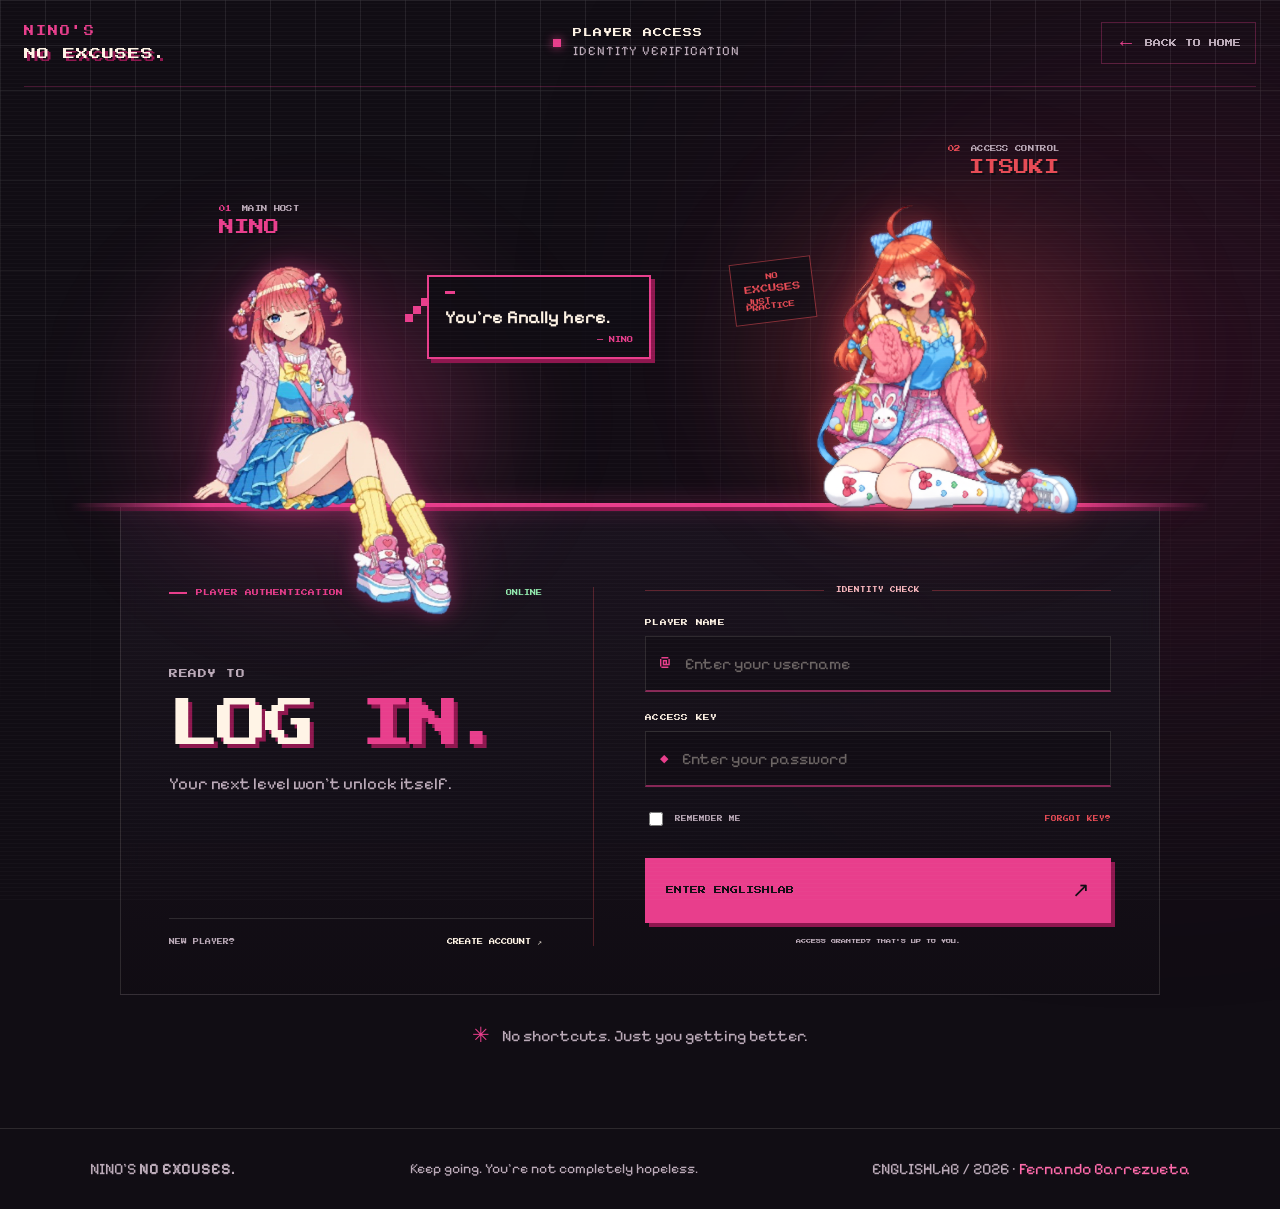
<file: frontend/pages/login/index.html>
<!DOCTYPE html>
<html lang="es">
<head>
    <meta charset="UTF-8">
    <meta name="viewport" content="width=device-width, initial-scale=1.0">
    <title>Player Access | EnglishLab</title>
    <link rel="stylesheet" href="/frontend/css/style.css">
    <link rel="stylesheet" href="/frontend/css/login.css">
</head>

<body>
    <div class="ambient-grid" aria-hidden="true"></div>
    <div class="ambient-glow" aria-hidden="true"></div>
    <div class="scanlines" aria-hidden="true"></div>

    <header class="login-header">
        <a href="/frontend/pages/home/index.html" class="brand">
            <span class="brand-small">NINO'S</span>
            <span class="brand-main">NO EXCUSES.</span>
        </a>

        <div class="login-header-status">
            <span class="status-indicator"></span>

            <div class="status-copy">
                <span class="status-title">PLAYER ACCESS</span>
                <span class="status-subtitle">IDENTITY VERIFICATION</span>
            </div>
        </div>

        <a href="/frontend/pages/home/index.html" class="back-home">
            <span class="back-arrow">←</span>
            <span>BACK TO HOME</span>
        </a>
    </header>

    <main class="login-page">

        <section class="login-scene" aria-label="Acceso a EnglishLab">

            <div class="login-cast">
                <div class="login-character character-itsuki">
                    <img
                        src="/frontend/assets/itsuki-login.png"
                        alt="Itsuki Nakano, supervisora del acceso">
                    <div class="scene-stamp">
                        <span>NO</span>
                        <strong>EXCUSES</strong>
                        <span>JUST PRACTICE</span>
                    </div>
                    <div class="character-plate">
                        <span class="plate-tag"><span>02</span> ACCESS CONTROL</span>
                        <strong>ITSUKI</strong>
                    </div>
                </div>

                <div class="login-character character-nino">
                    <img
                        src="/frontend/assets/nino-login.png"
                        alt="Nino Nakano, anfitriona de EnglishLab">
                    <div class="scene-message">
                        <span class="message-indicator"></span>
                        <p>You're finally here.</p>
                        <span class="message-author">— NINO</span>
                    </div>
                    <div class="character-plate">
                        <span class="plate-tag"><span>01</span> MAIN HOST</span>
                        <strong>NINO</strong>
                    </div>
                </div>
            </div>

            <div class="login-console">
                <div class="console-body">
                    <div class="console-intro">
                        <div class="console-heading">
                            <span class="eyebrow">
                                <span class="eyebrow-line"></span>
                                PLAYER AUTHENTICATION
                            </span>
                            <span class="system-status">
                                 ONLINE
                            </span>
                        </div>
                        <div class="login-title">
                            <span class="title-prefix">READY TO</span>
                            <h1>LOG<span> IN.</span></h1>
                            <p>
                                Your next level won't unlock itself.
                            </p>
                        </div>
                    </div>
                    <div class="console-access">
                        <div class="console-divider">
                            <span></span>
                            <span>IDENTITY CHECK</span>
                            <span></span>
                        </div>
                        <form class="login-form">
                            <div class="form-field">
                                <label for="username">PLAYER NAME</label>
                                <div class="input-shell">
                                    <span class="input-prefix">@</span>
                                    <input
                                        type="text"
                                        id="username"
                                        name="username"
                                        placeholder="Enter your username"
                                        autocomplete="username"
                                        required>
                                </div>
                            </div>
                            <div class="form-field">
                                <label for="password">ACCESS KEY</label>
                                <div class="input-shell">
                                    <span class="input-prefix">◆</span>
                                    <input
                                        type="password"
                                        id="password"
                                        name="password"
                                        placeholder="Enter your password"
                                        autocomplete="current-password"
                                        required>
                                </div>
                            </div>
                            <div class="form-options">
                                <label class="remember-option">
                                    <input type="checkbox" name="remember">
                                    <span>REMEMBER ME</span>
                                </label>
                                <a href="#recovery" class="recovery-link">
                                    FORGOT KEY?
                                </a>
                            </div>
                            <button type="submit" class="access-button">
                                <span class="access-button-label">
                                    ENTER ENGLISHLAB
                                </span>
                                <span class="access-button-icon" aria-hidden="true">↗</span>
                            </button>

                            <p class="form-disclaimer">
                                ACCESS GRANTED? THAT'S UP TO YOU.
                            </p>
                        </form>
                    </div>
                    <div class="login-register">
                        <span>NEW PLAYER?</span>
                        <a href="#register">CREATE ACCOUNT ↗</a>
                    </div>
                </div>
            </div>

        </section>

        <div class="login-footnote">
            <span class="footnote-symbol">✳</span>
            <p>
                No shortcuts. Just you getting better.
            </p>
        </div>
    </main>

    <footer class="site-footer">
        <div class="footer-brand">
            <span>NINO'S</span>
            <strong>NO EXCUSES.</strong>
        </div>
        <p>Keep going. You're not completely hopeless.</p>
        <span class="footer-version">
            ENGLISHLAB / 2026 ·
            <a href="mi-github">Fernando Barrezueta</a>
        </span>
    </footer>

</body>
</html>
</file>
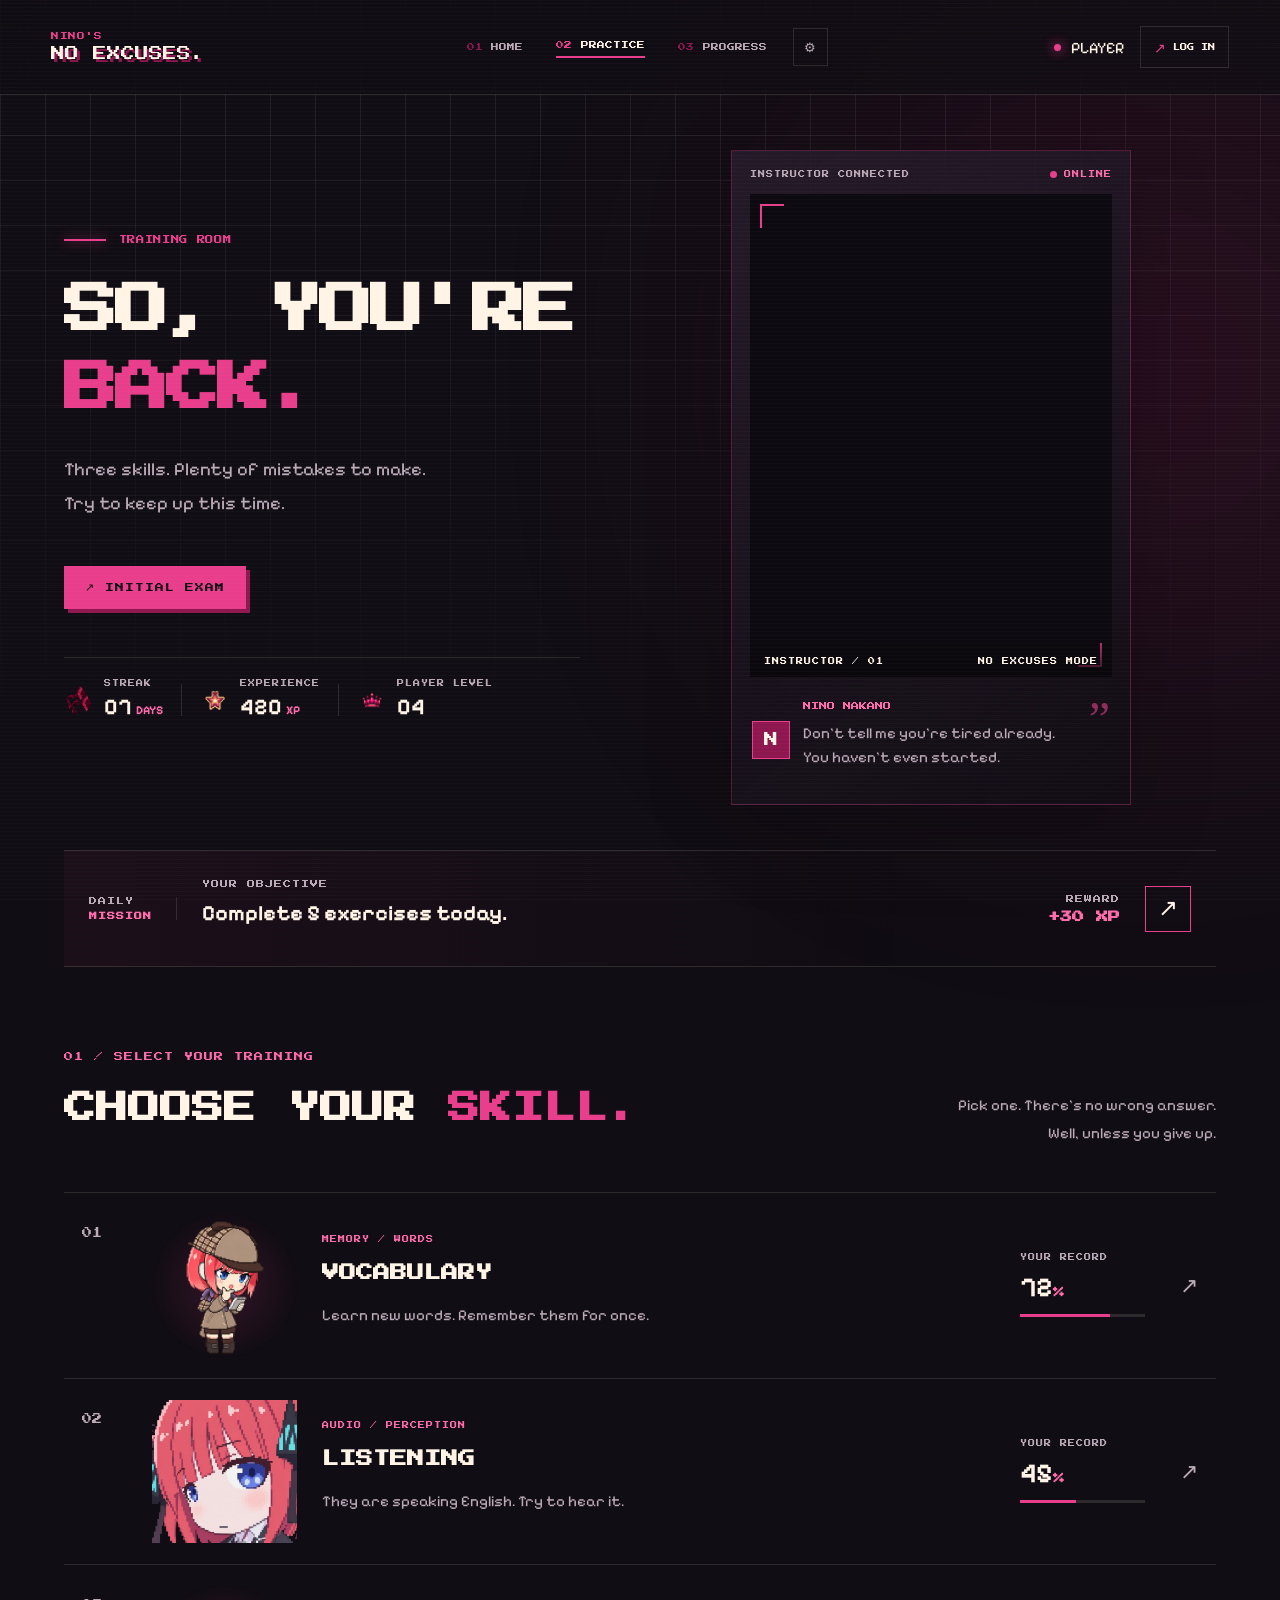
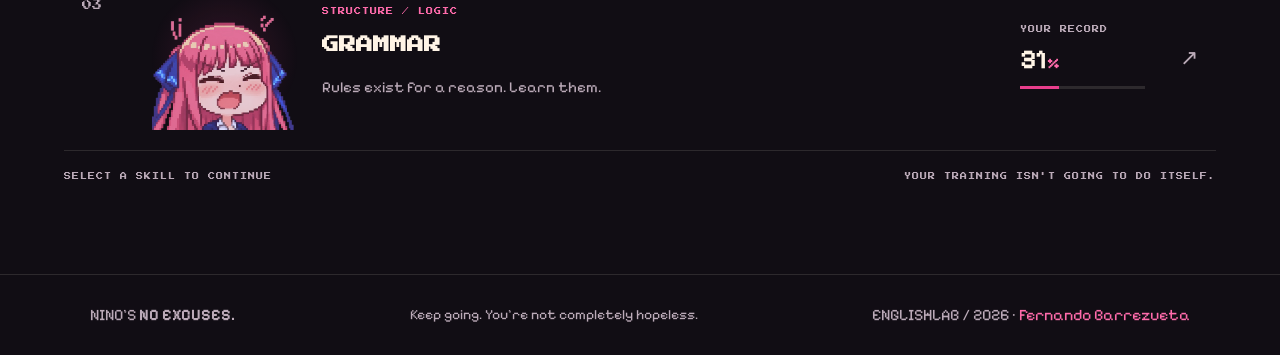
<file: frontend/pages/practice/index.html>
<!DOCTYPE html>
<html lang="es">
<head>
    <meta charset="UTF-8">
    <meta name="viewport" content="width=device-width, initial-scale=1.0">
    <link rel="stylesheet" href="/frontend/css/style.css">
    <link rel="stylesheet" href="/frontend/css/practice.css">
    <title>Practice — Nino's No Excuses</title>
</head>

<body class="practice-page">

    <div class="ambient-grid"></div>
    <div class="ambient-glow"></div>
    <div class="scanlines"></div>

    <header class="site-header">
        <a href="/frontend/pages/home/index.html" class="brand">
            <span class="brand-small">NINO'S</span>
            <span class="brand-main">NO EXCUSES.</span>
        </a>
        <nav class="main-nav">
            <a href="/frontend/pages/home/index.html">
                <span>01</span> HOME
            </a>
            <a href="/frontend/pages/practice/index.html" class="active">
                <span>02</span> PRACTICE
            </a>
            <a href="/frontend/pages/progress/index.html">
                <span>03</span> PROGRESS
            </a>
            <a href="/frontend/pages/settings/index.html"
               class="settings"
               aria-label="Settings">⚙</a>
        </nav>
        <div class="header-account">
            <div class="player-status">
                <span class="status-dot"></span>
                <span class="player-name">PLAYER</span>
            </div>

            <a href="/frontend/pages/login/index.html"
            class="login-link">
                <span class="login-icon">↗</span>
                LOG IN
            </a>
        </div>
    </header>

    <main class="training-room">

        <section class="training-intro">
            <div class="training-copy">
                <div class="eyebrow">
                    <span class="eyebrow-line"></span>
                    TRAINING ROOM
                </div>

                <h1>
                    SO, YOU'RE
                    <span>BACK.</span>
                </h1>
                <p class="training-description">
                    Three skills. Plenty of mistakes to make.
                    Try to keep up this time.
                </p>
                <a href="/frontend/pages/initial-exam/index.html"
                   class="exam-cta">
                    <span class="exam-cta-icon">↗</span>
                    INITIAL EXAM
                </a>
                <div class="training-record">
                    <div class="record-item">
                        <img src="/frontend/assets/nino-bow.png"
                             alt=""
                             aria-hidden="true">
                        <div>
                            <span>STREAK</span>
                            <strong>07 <small>DAYS</small></strong>
                        </div>
                    </div>
                    <div class="record-divider"></div>
                    <div class="record-item">
                        <img src="/frontend/assets/xp-icon.png"
                             alt=""
                             aria-hidden="true">
                        <div>
                            <span>EXPERIENCE</span>
                            <strong>420 <small>XP</small></strong>
                        </div>
                    </div>
                    <div class="record-divider"></div>
                    <div class="record-item">
                        <img src="/frontend/assets/level-icon.png"
                             alt=""
                             aria-hidden="true">
                        <div>
                            <span>PLAYER LEVEL</span>
                            <strong>04</strong>
                        </div>
                    </div>
                </div>
            </div>

            <div class="instructor-stage">
                <div class="instructor-topline">
                    <span>INSTRUCTOR CONNECTED</span>
                    <span class="instructor-live">
                        <i></i> ONLINE
                    </span>
                </div>
                <div class="instructor-video">
                    <video
                        src="/frontend/assets/nino-dashboard.mp4"
                        autoplay
                        loop
                        muted
                        playsinline
                        aria-label="Nino en la sala de entrenamiento">
                    </video>
                    <div class="video-corner video-corner-tl"></div>
                    <div class="video-corner video-corner-br"></div>
                    <div class="video-caption">
                        <span>INSTRUCTOR / 01</span>
                        <span>NO EXCUSES MODE</span>
                    </div>
                </div>
                <div class="instructor-dialogue">
                    <div class="dialogue-avatar">N</div>
                    <div class="dialogue-copy">
                        <span>NINO NAKANO</span>
                        <p>
                            Don't tell me you're tired already.
                            You haven't even started.
                        </p>
                    </div>
                    <span class="dialogue-mark">”</span>
                </div>
            </div>
        </section>

        <section class="daily-mission">
            <div class="mission-marker">
                <span>DAILY</span>
                <strong>MISSION</strong>
            </div>
            <div class="mission-copy">
                <span>YOUR OBJECTIVE</span>
                <h2>Complete 5 exercises today.</h2>
            </div>
            <div class="mission-reward">
                <span>REWARD</span>
                <strong>+30 XP</strong>
            </div>
            <a href="/frontend/pages/daily-challenge/index.html"
               class="mission-link"
               aria-label="Iniciar desafío diario">↗</a>
        </section>

        <section class="skill-selection">
            <div class="skill-heading">
                <div>
                    <span class="section-index">01 / SELECT YOUR TRAINING</span>
                    <h2>CHOOSE YOUR <span>SKILL.</span></h2>
                </div>
                <p>Pick one. There's no wrong answer.<br>
                   Well, unless you give up.</p>
            </div>

            <div class="skill-list">
                <a href="/frontend/pages/vocabulary/index.html"
                   class="skill-row skill-vocabulary">
                    <span class="skill-number">01</span>
                    <div class="skill-art">
                        <img src="/frontend/assets/nino-vocabulary.png"
                             alt="Nino estudiando vocabulario">
                    </div>
                    <div class="skill-details">
                        <span class="skill-category">MEMORY / WORDS</span>
                        <h3>VOCABULARY</h3>
                        <p>Learn new words. Remember them for once.</p>
                    </div>
                    <div class="skill-progress">
                        <span>YOUR RECORD</span>
                        <strong>72<small>%</small></strong>
                        <div class="progress-track">
                            <span style="width: 72%"></span>
                        </div>
                    </div>
                    <span class="skill-arrow">↗</span>
                </a>
                <a href="/frontend/pages/listening/index.html"
                   class="skill-row skill-listening">
                    <span class="skill-number">02</span>
                    <div class="skill-art">
                        <img src="/frontend/assets/nino-listening.png"
                             alt="Nino practicando listening">
                    </div>
                    <div class="skill-details">
                        <span class="skill-category">AUDIO / PERCEPTION</span>
                        <h3>LISTENING</h3>
                        <p>They are speaking English. Try to hear it.</p>
                    </div>
                    <div class="skill-progress">
                        <span>YOUR RECORD</span>
                        <strong>45<small>%</small></strong>
                        <div class="progress-track">
                            <span style="width: 45%"></span>
                        </div>
                    </div>
                    <span class="skill-arrow">↗</span>
                </a>
                <a href="/frontend/pages/grammar/index.html"
                   class="skill-row skill-grammar">
                    <span class="skill-number">03</span>
                    <div class="skill-art">
                        <img src="/frontend/assets/nino-grammar.png"
                             alt="Nino estudiando gramática">
                    </div>
                    <div class="skill-details">
                        <span class="skill-category">STRUCTURE / LOGIC</span>
                        <h3>GRAMMAR</h3>
                        <p>Rules exist for a reason. Learn them.</p>
                    </div>
                    <div class="skill-progress">
                        <span>YOUR RECORD</span>
                        <strong>31<small>%</small></strong>
                        <div class="progress-track">
                            <span style="width: 31%"></span>
                        </div>
                    </div>
                    <span class="skill-arrow">↗</span>
                </a>
            </div>

            <div class="selection-footer">
                <span>SELECT A SKILL TO CONTINUE</span>
                <span>YOUR TRAINING ISN'T GOING TO DO ITSELF.</span>
            </div>
        </section>

    </main>

    <footer class="site-footer">
        <div class="footer-brand">
            <span>NINO'S</span>
            <strong>NO EXCUSES.</strong>
        </div>
        <p>Keep going. You're not completely hopeless.</p>
        <span class="footer-version">
            ENGLISHLAB / 2026 ·
            <a href="mi-github">Fernando Barrezueta</a>
        </span>
    </footer>

</body>
</html>
</file>
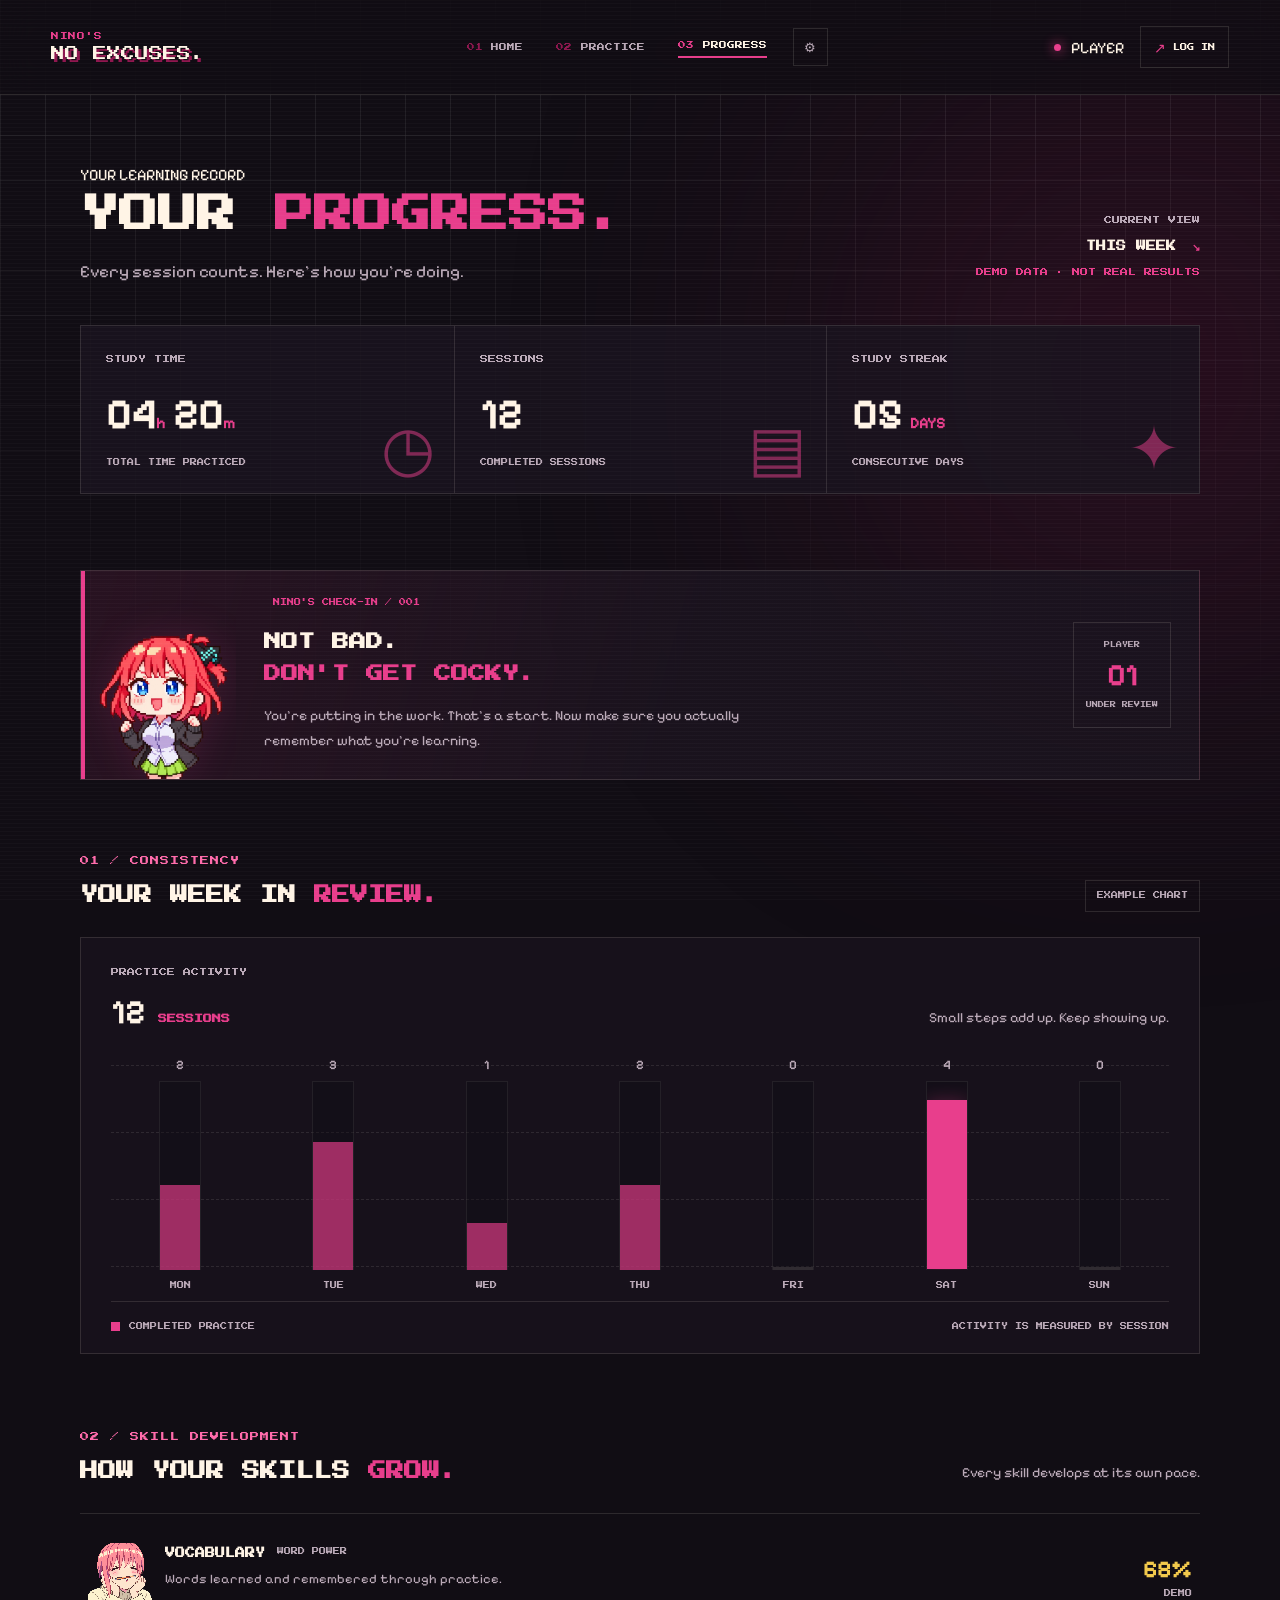
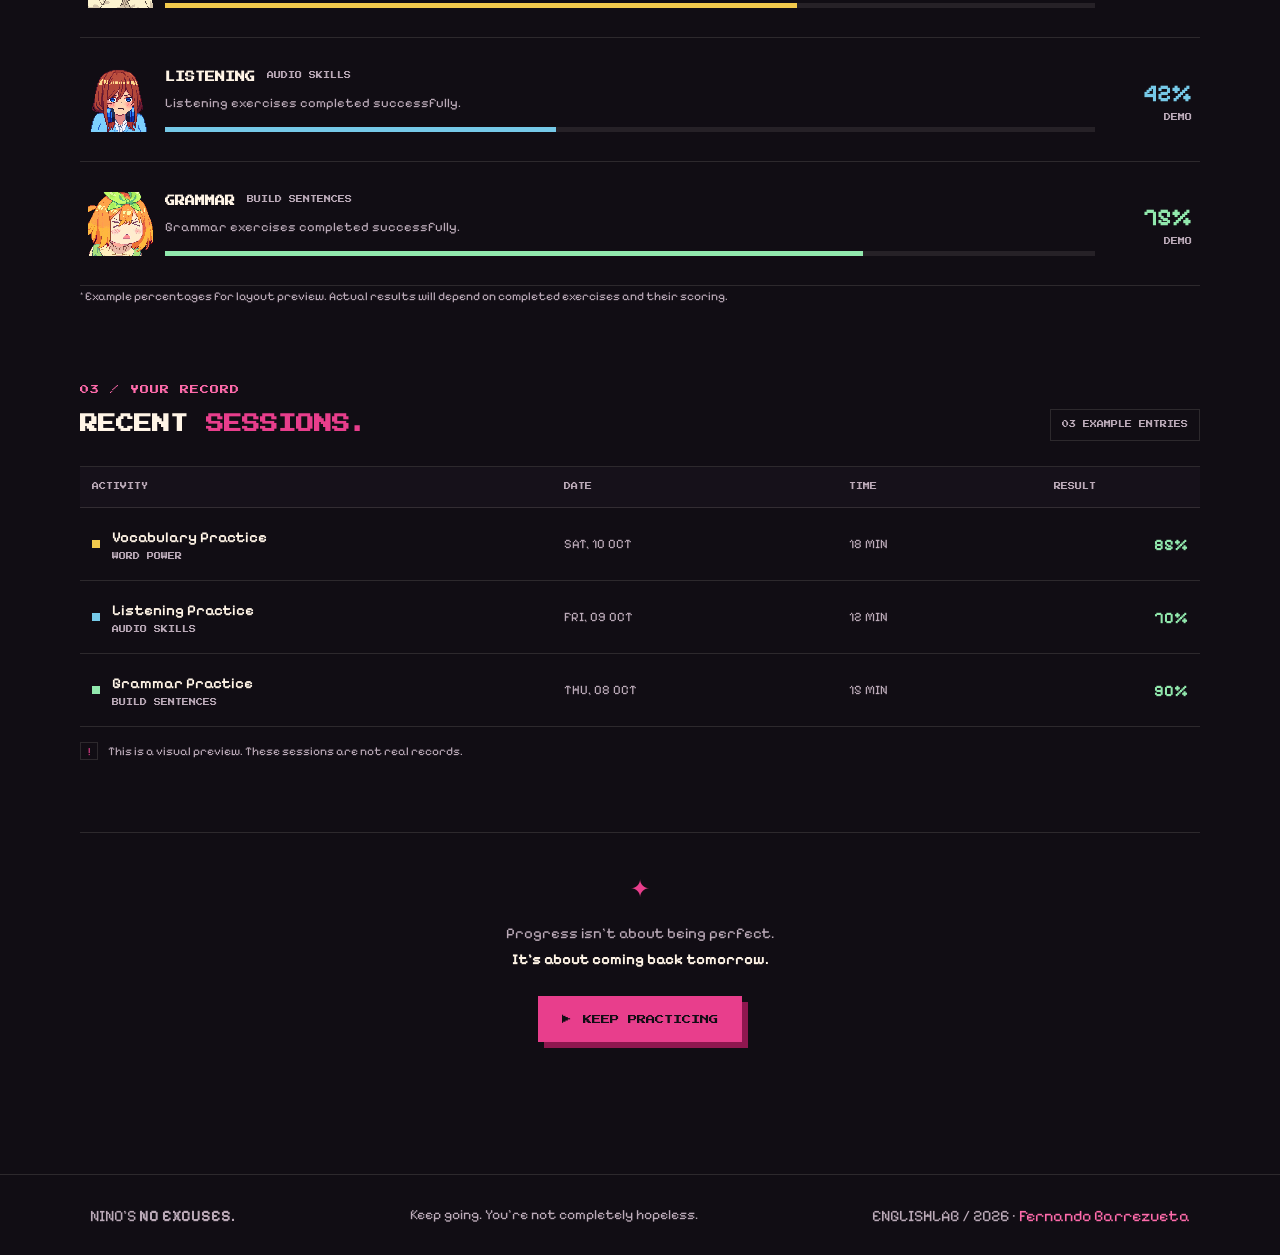
<file: frontend/pages/progress/index.html>
<!DOCTYPE html>
<html lang="es">
<head>
    <meta charset="UTF-8">
    <meta name="viewport" content="width=device-width, initial-scale=1.0">
    <link rel="stylesheet" href="/frontend/css/style.css">
    <link rel="stylesheet" href="/frontend/css/progress.css">
    <title>PROGRESS — EnglishLab</title>
</head>
<body>
    <div class="ambient-grid"></div>
    <div class="ambient-glow"></div>
    <div class="scanlines"></div>

    <header class="site-header">
        <a href="/frontend/pages/home/index.html" class="brand">
            <span class="brand-small">NINO'S</span>
            <span class="brand-main">NO EXCUSES.</span>
        </a>

        <nav class="main-nav">
            <a href="/frontend/pages/home/index.html">
                <span>01</span> HOME
            </a>
            <a href="/frontend/pages/practice/index.html">
                <span>02</span> PRACTICE
            </a>
            <a href="/frontend/pages/progress/index.html" class="active">
                <span>03</span> PROGRESS
            </a>
            <a href="/frontend/pages/settings/index.html"
               class="settings"
               aria-label="Settings">⚙</a>
        </nav>

        <div class="header-account">
            <div class="player-status">
                <span class="status-dot"></span>
                <span class="player-name">PLAYER</span>
            </div>

            <a href="/frontend/pages/login/index.html"
            class="login-link">
                <span class="login-icon">↗</span>
                LOG IN
            </a>
        </div>
    </header>

    <main class="progress-page">

        <section class="progress-heading">
            <div>
                <span class="eyebrow">
                    <span class="eyebrow-line"></span>
                    YOUR LEARNING RECORD
                </span>
                <h1>YOUR <span>PROGRESS.</span></h1>
                <p>Every session counts. Here's how you're doing.</p>
            </div>

            <div class="progress-period">
                <span class="period-label">CURRENT VIEW</span>
                <strong>THIS WEEK <span>↘</span></strong>
                <small>DEMO DATA · NOT REAL RESULTS</small>
            </div>
        </section>

        <section class="progress-overview" aria-label="Resumen de progreso">
            <article class="overview-item overview-time">
                <span class="overview-label">STUDY TIME</span>
                <div class="overview-value">
                    <strong>04<span>h</span> 20<span>m</span></strong>
                </div>
                <span class="overview-detail">TOTAL TIME PRACTICED</span>
                <span class="overview-symbol" aria-hidden="true">◷</span>
            </article>

            <article class="overview-item overview-sessions">
                <span class="overview-label">SESSIONS</span>
                <div class="overview-value">
                    <strong>12</strong>
                </div>
                <span class="overview-detail">COMPLETED SESSIONS</span>
                <span class="overview-symbol" aria-hidden="true">▤</span>
            </article>

            <article class="overview-item overview-streak">
                <span class="overview-label">STUDY STREAK</span>
                <div class="overview-value">
                    <strong>05 <span>DAYS</span></strong>
                </div>
                <span class="overview-detail">CONSECUTIVE DAYS</span>
                <span class="overview-symbol" aria-hidden="true">✦</span>
            </article>
        </section>

        <section class="nino-checkin" aria-label="Nino's progress check-in">
            <div class="nino-checkin-character">
                <img
                    src="/frontend/assets/nino-progreso.png"
                    alt="Nino Nakano"
                    loading="lazy">
            </div>

            <div class="nino-checkin-copy">
                <span class="nino-checkin-label">
                    <span class="status-dot"></span>
                    NINO'S CHECK-IN / 001
                </span>

                <h2>NOT BAD.<br><span>DON'T GET COCKY.</span></h2>

                <p>
                    You're putting in the work. That's a start.
                    Now make sure you actually remember what you're learning.
                </p>
            </div>

            <div class="nino-checkin-stamp" aria-hidden="true">
                <span>PLAYER</span>
                <strong>01</strong>
                <span>UNDER REVIEW</span>
            </div>
        </section>

        <section class="activity-section">
            <div class="section-heading">
                <div>
                    <span class="section-index">01 / CONSISTENCY</span>
                    <h2>YOUR WEEK IN <span>REVIEW.</span></h2>
                </div>
                <span class="demo-tag">EXAMPLE CHART</span>
            </div>

            <div class="activity-panel">
                <div class="activity-summary">
                    <div>
                        <span class="chart-label">PRACTICE ACTIVITY</span>
                        <strong>12 <span>SESSIONS</span></strong>
                    </div>
                    <p>Small steps add up. Keep showing up.</p>
                </div>

                <div class="weekly-chart"
                     role="img"
                     aria-label="Gráfico de ejemplo con actividad de lunes a domingo">
                    <div class="chart-grid" aria-hidden="true">
                        <span></span>
                        <span></span>
                        <span></span>
                        <span></span>
                    </div>

                    <div class="chart-days">
                        <div class="chart-day">
                            <span class="day-value">2</span>
                            <div class="day-track">
                                <span class="day-bar" style="--bar-height: 45%"></span>
                            </div>
                            <span class="day-name">MON</span>
                        </div>

                        <div class="chart-day">
                            <span class="day-value">3</span>
                            <div class="day-track">
                                <span class="day-bar" style="--bar-height: 68%"></span>
                            </div>
                            <span class="day-name">TUE</span>
                        </div>

                        <div class="chart-day">
                            <span class="day-value">1</span>
                            <div class="day-track">
                                <span class="day-bar" style="--bar-height: 25%"></span>
                            </div>
                            <span class="day-name">WED</span>
                        </div>

                        <div class="chart-day">
                            <span class="day-value">2</span>
                            <div class="day-track">
                                <span class="day-bar" style="--bar-height: 45%"></span>
                            </div>
                            <span class="day-name">THU</span>
                        </div>

                        <div class="chart-day">
                            <span class="day-value">0</span>
                            <div class="day-track">
                                <span class="day-bar is-empty"></span>
                            </div>
                            <span class="day-name">FRI</span>
                        </div>

                        <div class="chart-day">
                            <span class="day-value">4</span>
                            <div class="day-track">
                                <span class="day-bar is-today"
                                      style="--bar-height: 90%"></span>
                            </div>
                            <span class="day-name">SAT</span>
                        </div>

                        <div class="chart-day">
                            <span class="day-value">0</span>
                            <div class="day-track">
                                <span class="day-bar is-empty"></span>
                            </div>
                            <span class="day-name">SUN</span>
                        </div>
                    </div>
                </div>

                <div class="chart-legend">
                    <span><i></i> COMPLETED PRACTICE</span>
                    <span>ACTIVITY IS MEASURED BY SESSION</span>
                </div>
            </div>
        </section>

        <section class="skills-section">
            <div class="section-heading">
                <div>
                    <span class="section-index">02 / SKILL DEVELOPMENT</span>
                    <h2>HOW YOUR SKILLS <span>GROW.</span></h2>
                </div>
                <p>Every skill develops at its own pace.</p>
            </div>

            <div class="skills-list">
                <article class="skill-item">
                    <div class="skill-icon skill-icon-vocabulary" aria-hidden="true">
                        <img src="/frontend/assets/icons/ichika-icon.png" alt="">
                    </div>

                    <div class="skill-main">
                        <div class="skill-title">
                            <h3>VOCABULARY</h3>
                            <span>WORD POWER</span>
                        </div>
                        <p>Words learned and remembered through practice.</p>
                        <div class="skill-progress-track">
                            <span class="skill-progress-fill fill-vocabulary"
                                  style="--skill-progress: 68%"></span>
                        </div>
                    </div>

                    <div class="skill-percentage">
                        <strong>68%</strong>
                        <span>DEMO</span>
                    </div>
                </article>

                <article class="skill-item">
                    <div class="skill-icon skill-icon-listening" aria-hidden="true">
                        <img src="/frontend/assets/icons/miku-icon.png" alt="">
                    </div>

                    <div class="skill-main">
                        <div class="skill-title">
                            <h3>LISTENING</h3>
                            <span>AUDIO SKILLS</span>
                        </div>
                        <p>Listening exercises completed successfully.</p>
                        <div class="skill-progress-track">
                            <span class="skill-progress-fill fill-listening"
                                  style="--skill-progress: 42%"></span>
                        </div>
                    </div>

                    <div class="skill-percentage">
                        <strong>42%</strong>
                        <span>DEMO</span>
                    </div>
                </article>

                <article class="skill-item">
                    <div class="skill-icon skill-icon-grammar" aria-hidden="true">
                        <img src="/frontend/assets/icons/yotsuba-icon.png" alt="">
                    </div>

                    <div class="skill-main">
                        <div class="skill-title">
                            <h3>GRAMMAR</h3>
                            <span>BUILD SENTENCES</span>
                        </div>
                        <p>Grammar exercises completed successfully.</p>
                        <div class="skill-progress-track">
                            <span class="skill-progress-fill fill-grammar"
                                  style="--skill-progress: 75%"></span>
                        </div>
                    </div>

                    <div class="skill-percentage">
                        <strong>75%</strong>
                        <span>DEMO</span>
                    </div>
                </article>
            </div>

            <p class="skills-note">
                * Example percentages for layout preview. Actual results will
                depend on completed exercises and their scoring.
            </p>
        </section>

        <section class="history-section">
            <div class="section-heading">
                <div>
                    <span class="section-index">03 / YOUR RECORD</span>
                    <h2>RECENT <span>SESSIONS.</span></h2>
                </div>

                <span class="history-count">03 EXAMPLE ENTRIES</span>
            </div>

            <div class="history-table">
                <div class="history-row history-header">
                    <span>ACTIVITY</span>
                    <span>DATE</span>
                    <span>TIME</span>
                    <span>RESULT</span>
                </div>

                <div class="history-row">
                    <div class="history-activity">
                        <span class="history-dot dot-vocabulary"></span>
                        <div>
                            <strong>Vocabulary Practice</strong>
                            <small>WORD POWER</small>
                        </div>
                    </div>
                    <span class="history-date">SAT, 10 OCT</span>
                    <span class="history-time">18 MIN</span>
                    <span class="history-result">85%</span>
                </div>

                <div class="history-row">
                    <div class="history-activity">
                        <span class="history-dot dot-listening"></span>
                        <div>
                            <strong>Listening Practice</strong>
                            <small>AUDIO SKILLS</small>
                        </div>
                    </div>
                    <span class="history-date">FRI, 09 OCT</span>
                    <span class="history-time">12 MIN</span>
                    <span class="history-result">70%</span>
                </div>

                <div class="history-row">
                    <div class="history-activity">
                        <span class="history-dot dot-grammar"></span>
                        <div>
                            <strong>Grammar Practice</strong>
                            <small>BUILD SENTENCES</small>
                        </div>
                    </div>
                    <span class="history-date">THU, 08 OCT</span>
                    <span class="history-time">15 MIN</span>
                    <span class="history-result">90%</span>
                </div>
            </div>

            <div class="history-demo-note">
                <span>!</span>
                This is a visual preview. These sessions are not real records.
            </div>
        </section>

        <section class="progress-footer-note">
            <span class="footer-note-mark" aria-hidden="true">✦</span>
            <p>Progress isn't about being perfect.<br>
                <strong>It's about coming back tomorrow.</strong>
            </p>
            <a href="/frontend/pages/practice/index.html" class="primary-button">
                <span class="button-icon">▶</span>
                KEEP PRACTICING
            </a>
        </section>

    </main>

    <footer class="site-footer">
        <div class="footer-brand">
            <span>NINO'S</span>
            <strong>NO EXCUSES.</strong>
        </div>
        <p>Keep going. You're not completely hopeless.</p>
        <span class="footer-version">
            ENGLISHLAB / 2026 ·
            <a href="mi-github">Fernando Barrezueta</a>
        </span>
    </footer>
</body>
</html>
</file>
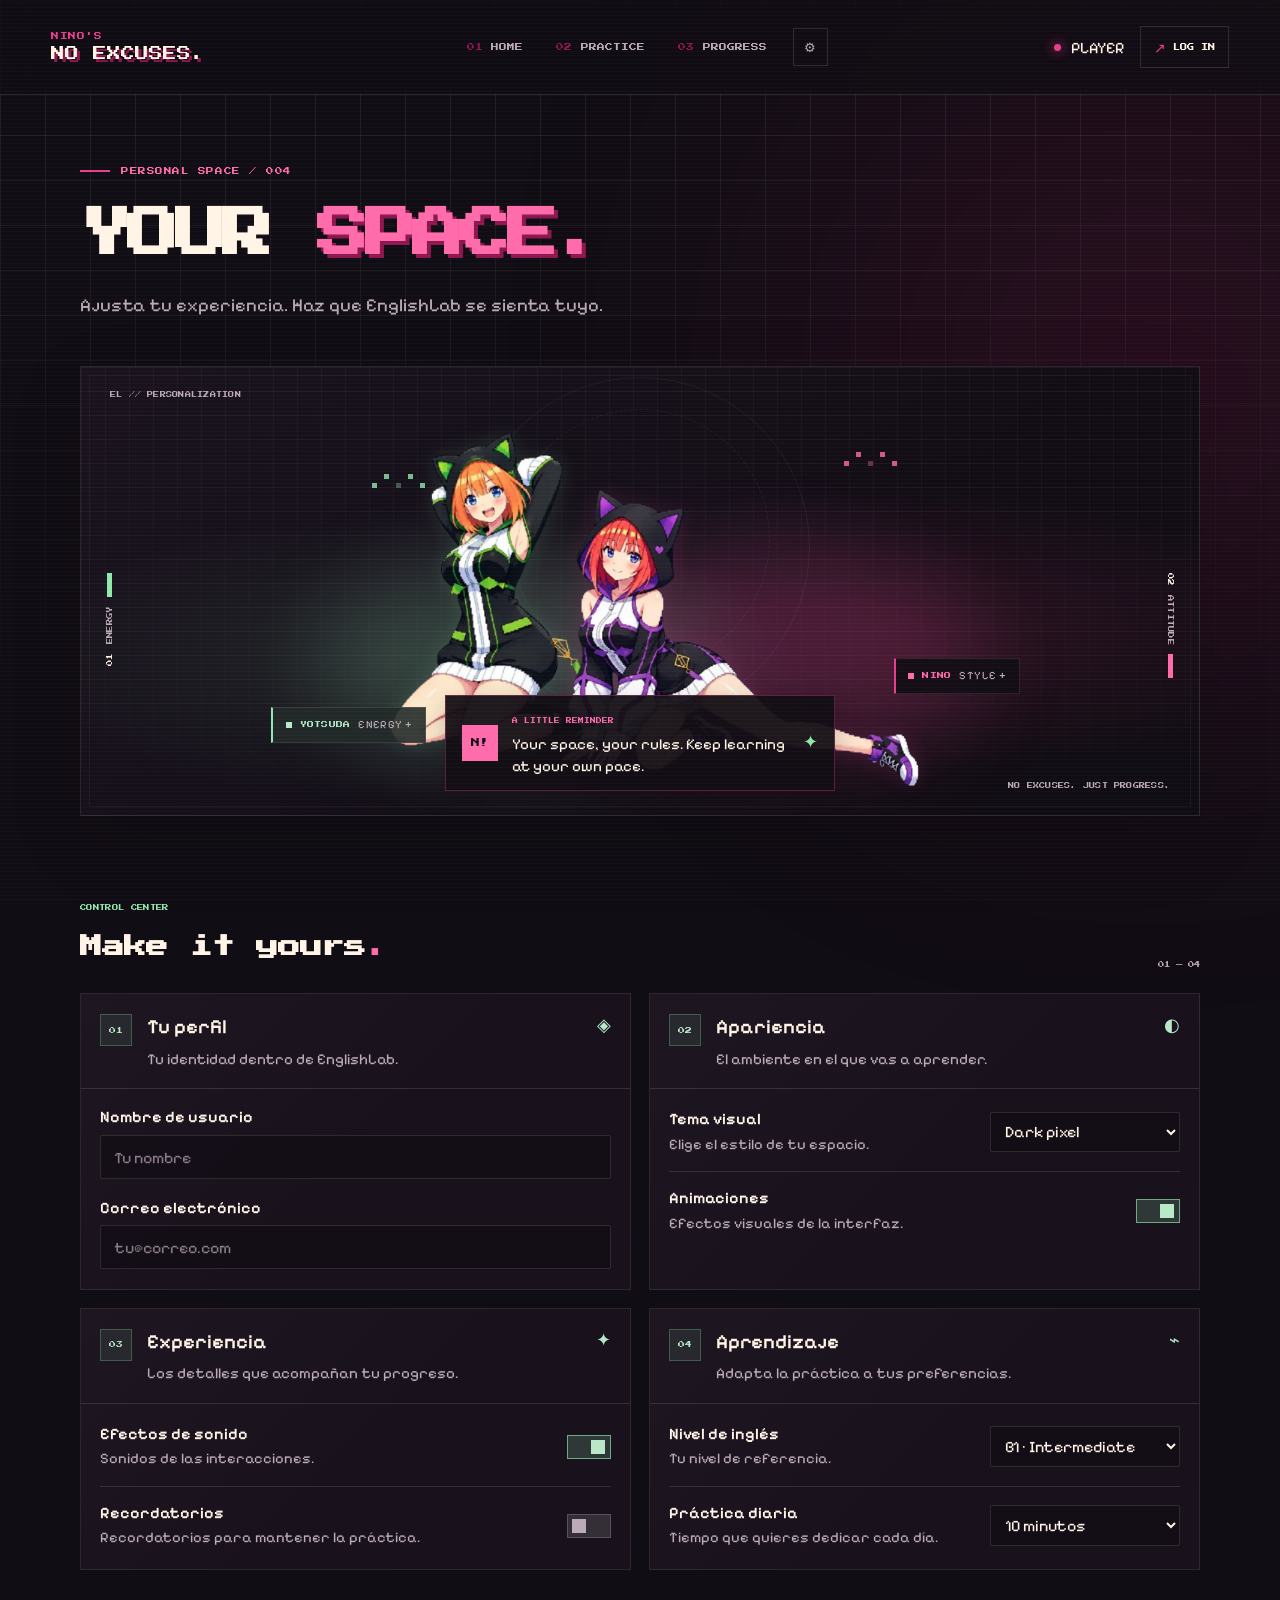
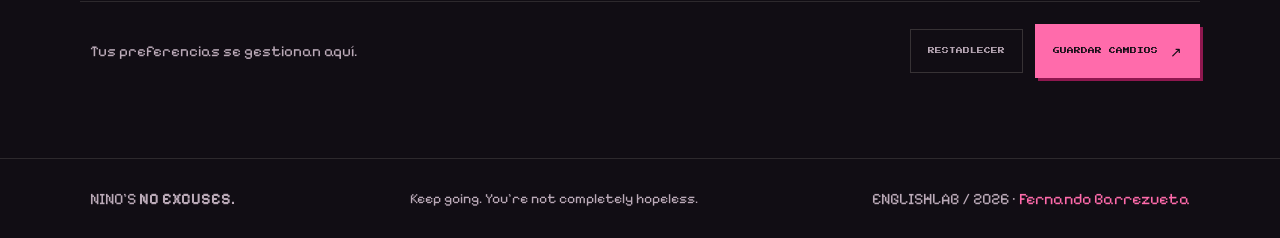
<file: frontend/pages/settings/index.html>
<!DOCTYPE html>
<html lang="es">
<head>
    <meta charset="UTF-8">
    <meta name="viewport" content="width=device-width, initial-scale=1.0">

    <meta
        name="description"
        content="Personaliza tu experiencia de aprendizaje en EnglishLab."
    >

    <title>Configuración | EnglishLab</title>

    <link rel="stylesheet" href="../../css/style.css">
    <link rel="stylesheet" href="../../css/settings.css">
</head>

<body class="settings-page">

    <div class="ambient-grid" aria-hidden="true"></div>
    <div class="ambient-glow" aria-hidden="true"></div>
    <div class="scanlines" aria-hidden="true"></div>

    <!-- HEADER -->
     <header class="site-header">
        <a href="/frontend/pages/home/index.html" class="brand">
            <span class="brand-small">NINO'S</span>
            <span class="brand-main">NO EXCUSES.</span>
        </a>

        <nav class="main-nav">
            <a href="/frontend/pages/home/index.html">
                <span>01</span> HOME
            </a>
            <a href="/frontend/pages/practice/index.html">
                <span>02</span> PRACTICE
            </a>
            <a href="/frontend/pages/progress/index.html">
                <span>03</span> PROGRESS
            </a>
            <a href="/frontend/pages/settings/index.html"
               class="settings"
               aria-label="Settings">⚙</a>
        </nav>

        <div class="header-account">
            <div class="player-status">
                <span class="status-dot"></span>
                <span class="player-name">PLAYER</span>
            </div>

            <a href="/frontend/pages/login/index.html"
            class="login-link">
                <span class="login-icon">↗</span>
                LOG IN
            </a>
        </div>
    </header>

    <main class="settings-main">

        <!-- PAGE INTRO -->
        <section class="settings-intro">
            <div class="intro-eyebrow">
                <span class="eyebrow-line"></span>
                PERSONAL SPACE / 004
            </div>

            <h1>
                YOUR <span class="title-period">SPACE.</span>
            </h1>

            <p>
                Ajusta tu experiencia. Haz que EnglishLab se sienta tuyo.
            </p>
        </section>

        <!-- CHARACTER SCENE -->
        <section
            class="character-scene"
            aria-label="Nino y Yotsuba te acompañan en la configuración"
        >
            <div class="scene-grid" aria-hidden="true"></div>

            <div class="scene-orbit scene-orbit-one" aria-hidden="true"></div>
            <div class="scene-orbit scene-orbit-two" aria-hidden="true"></div>

            <span class="scene-coordinate coordinate-top">
                EL // PERSONALIZATION
            </span>

            <span class="scene-coordinate coordinate-bottom">
                NO EXCUSES. JUST PROGRESS.
            </span>

            <div class="scene-side-label scene-label-left" aria-hidden="true">
                <span class="scene-label-index">01</span>
                <span>ENERGY</span>
                <span class="scene-label-color green-label"></span>
            </div>

            <div class="scene-side-label scene-label-right" aria-hidden="true">
                <span class="scene-label-index">02</span>
                <span>ATTITUDE</span>
                <span class="scene-label-color pink-label"></span>
            </div>

            <div class="scene-art">
                <div class="character-halo halo-yotsuba" aria-hidden="true"></div>
                <div class="character-halo halo-nino" aria-hidden="true"></div>

                <div class="scene-pixels pixels-green" aria-hidden="true">
                    <i></i><i></i><i></i><i></i><i></i>
                </div>

                <div class="scene-pixels pixels-pink" aria-hidden="true">
                    <i></i><i></i><i></i><i></i><i></i>
                </div>

                <img
                    class="scene-character scene-yotsuba"
                    src="../../assets/yotsuba-settings.png"
                    alt="Yotsuba Nakano"
                >

                <img
                    class="scene-character scene-nino"
                    src="../../assets/nino-settings.png"
                    alt="Nino Nakano"
                >

                <div class="scene-name nameplate-yotsuba">
                    <span class="nameplate-dot"></span>
                    <span>YOTSUBA</span>
                    <small>ENERGY +</small>
                </div>

                <div class="scene-name nameplate-nino">
                    <span class="nameplate-dot"></span>
                    <span>NINO</span>
                    <small>STYLE +</small>
                </div>
            </div>

            <div class="scene-message">
                <span class="message-avatar" aria-hidden="true">N!</span>

                <div class="message-copy">
                    <span class="message-heading">A LITTLE REMINDER</span>
                    <p>
                        Your space, your rules. Keep learning at your own pace.
                    </p>
                </div>

                <span class="message-decoration" aria-hidden="true">✦</span>
            </div>
        </section>

        <!-- SETTINGS SECTION HEADING -->
        <div class="settings-section-heading">
            <div>
                <span class="section-kicker">CONTROL CENTER</span>
                <h2>Make it yours<span>.</span></h2>
            </div>

            <span class="section-counter">01 — 04</span>
        </div>

        <form class="settings-form" id="settings-form">

            <!-- PROFILE -->
            <section class="config-panel profile-panel">
                <div class="panel-heading">
                    <span class="panel-index">01</span>

                    <div>
                        <h3>Tu perfil</h3>
                        <p>Tu identidad dentro de EnglishLab.</p>
                    </div>

                    <span class="panel-symbol" aria-hidden="true">◈</span>
                </div>

                <div class="panel-content profile-fields">
                    <label class="field-group">
                        <span class="field-label">Nombre de usuario</span>

                        <input
                            type="text"
                            name="username"
                            placeholder="Tu nombre"
                            autocomplete="nickname"
                        >
                    </label>

                    <label class="field-group">
                        <span class="field-label">Correo electrónico</span>

                        <input
                            type="email"
                            name="email"
                            placeholder="tu@correo.com"
                            autocomplete="email"
                        >
                    </label>
                </div>
            </section>

            <!-- APPEARANCE -->
            <section class="config-panel appearance-panel">
                <div class="panel-heading">
                    <span class="panel-index">02</span>

                    <div>
                        <h3>Apariencia</h3>
                        <p>El ambiente en el que vas a aprender.</p>
                    </div>

                    <span class="panel-symbol" aria-hidden="true">◐</span>
                </div>

                <div class="panel-content">
                    <div class="setting-row">
                        <div class="setting-description">
                            <strong>Tema visual</strong>
                            <span>Elige el estilo de tu espacio.</span>
                        </div>

                        <label class="select-control">
                            <span class="visually-hidden">Tema visual</span>

                            <select name="theme">
                                <option value="dark" selected>Dark pixel</option>
                                <option value="system">Sistema</option>
                                <option value="light">Claro</option>
                            </select>
                        </label>
                    </div>

                    <div class="setting-row">
                        <div class="setting-description">
                            <strong>Animaciones</strong>
                            <span>Efectos visuales de la interfaz.</span>
                        </div>

                        <label class="switch">
                            <input
                                type="checkbox"
                                name="animations"
                                checked
                            >
                            <span class="switch-track"></span>
                            <span class="visually-hidden">
                                Activar animaciones
                            </span>
                        </label>
                    </div>
                </div>
            </section>

            <!-- EXPERIENCE -->
            <section class="config-panel experience-panel">
                <div class="panel-heading">
                    <span class="panel-index">03</span>

                    <div>
                        <h3>Experiencia</h3>
                        <p>Los detalles que acompañan tu progreso.</p>
                    </div>

                    <span class="panel-symbol" aria-hidden="true">✦</span>
                </div>

                <div class="panel-content">
                    <div class="setting-row">
                        <div class="setting-description">
                            <strong>Efectos de sonido</strong>
                            <span>Sonidos de las interacciones.</span>
                        </div>

                        <label class="switch">
                            <input
                                type="checkbox"
                                name="sound"
                                checked
                            >
                            <span class="switch-track"></span>
                            <span class="visually-hidden">
                                Activar efectos de sonido
                            </span>
                        </label>
                    </div>

                    <div class="setting-row">
                        <div class="setting-description">
                            <strong>Recordatorios</strong>
                            <span>Recordatorios para mantener la práctica.</span>
                        </div>

                        <label class="switch">
                            <input
                                type="checkbox"
                                name="reminders"
                            >
                            <span class="switch-track"></span>
                            <span class="visually-hidden">
                                Activar recordatorios
                            </span>
                        </label>
                    </div>
                </div>
            </section>

            <!-- LEARNING PREFERENCES -->
            <section class="config-panel learning-panel">
                <div class="panel-heading">
                    <span class="panel-index">04</span>

                    <div>
                        <h3>Aprendizaje</h3>
                        <p>Adapta la práctica a tus preferencias.</p>
                    </div>

                    <span class="panel-symbol" aria-hidden="true">⌁</span>
                </div>

                <div class="panel-content">
                    <div class="setting-row">
                        <div class="setting-description">
                            <strong>Nivel de inglés</strong>
                            <span>Tu nivel de referencia.</span>
                        </div>

                        <label class="select-control">
                            <span class="visually-hidden">Nivel de inglés</span>

                            <select name="english-level">
                                <option value="A1">A1 · Beginner</option>
                                <option value="A2">A2 · Elementary</option>
                                <option value="B1" selected>B1 · Intermediate</option>
                                <option value="B2">B2 · Upper intermediate</option>
                                <option value="C1">C1 · Advanced</option>
                            </select>
                        </label>
                    </div>

                    <div class="setting-row">
                        <div class="setting-description">
                            <strong>Práctica diaria</strong>
                            <span>Tiempo que quieres dedicar cada día.</span>
                        </div>

                        <label class="select-control">
                            <span class="visually-hidden">
                                Tiempo de práctica diaria
                            </span>

                            <select name="daily-practice">
                                <option value="5">5 minutos</option>
                                <option value="10" selected>10 minutos</option>
                                <option value="15">15 minutos</option>
                                <option value="20">20 minutos</option>
                                <option value="30">30 minutos</option>
                            </select>
                        </label>
                    </div>
                </div>
            </section>

            <!-- ACTIONS -->
            <div class="settings-actions">
                <p class="actions-note">
                    <span class="status-dot"></span>
                    Tus preferencias se gestionan aquí.
                </p>

                <div class="actions-buttons">
                    <button
                        class="button-reset"
                        type="reset"
                    >
                        RESTABLECER
                    </button>

                    <button
                        class="button-save"
                        type="submit"
                    >
                        GUARDAR CAMBIOS
                        <span aria-hidden="true">↗</span>
                    </button>
                </div>
            </div>

        </form>

    </main>

    <footer class="site-footer">
        <div class="footer-brand">
            <span>NINO'S</span>
            <strong>NO EXCUSES.</strong>
        </div>

        <p>Keep going. You're not completely hopeless.</p>

        <span class="footer-version">
            ENGLISHLAB / 2026 ·
            <a href="mi-github">Fernando Barrezueta</a>
        </span>
    </footer>

</body>
</html>
</file>
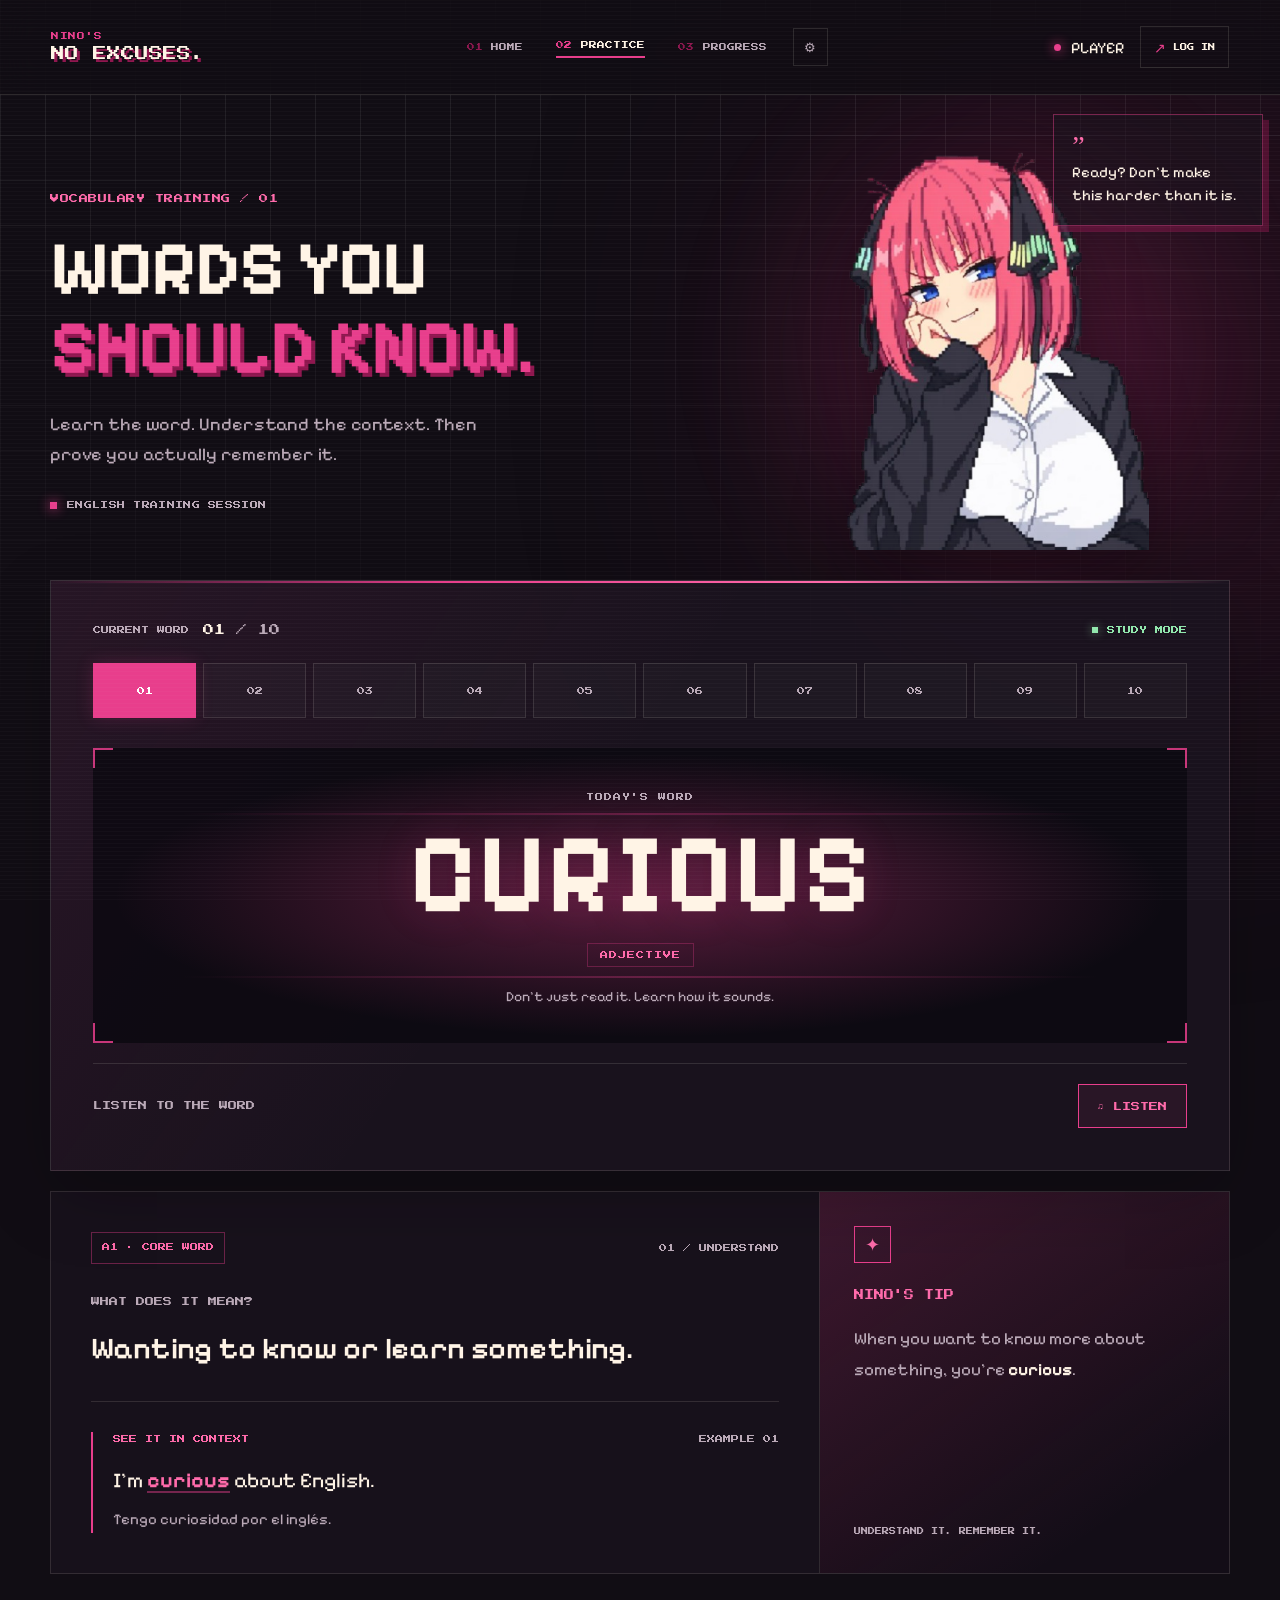
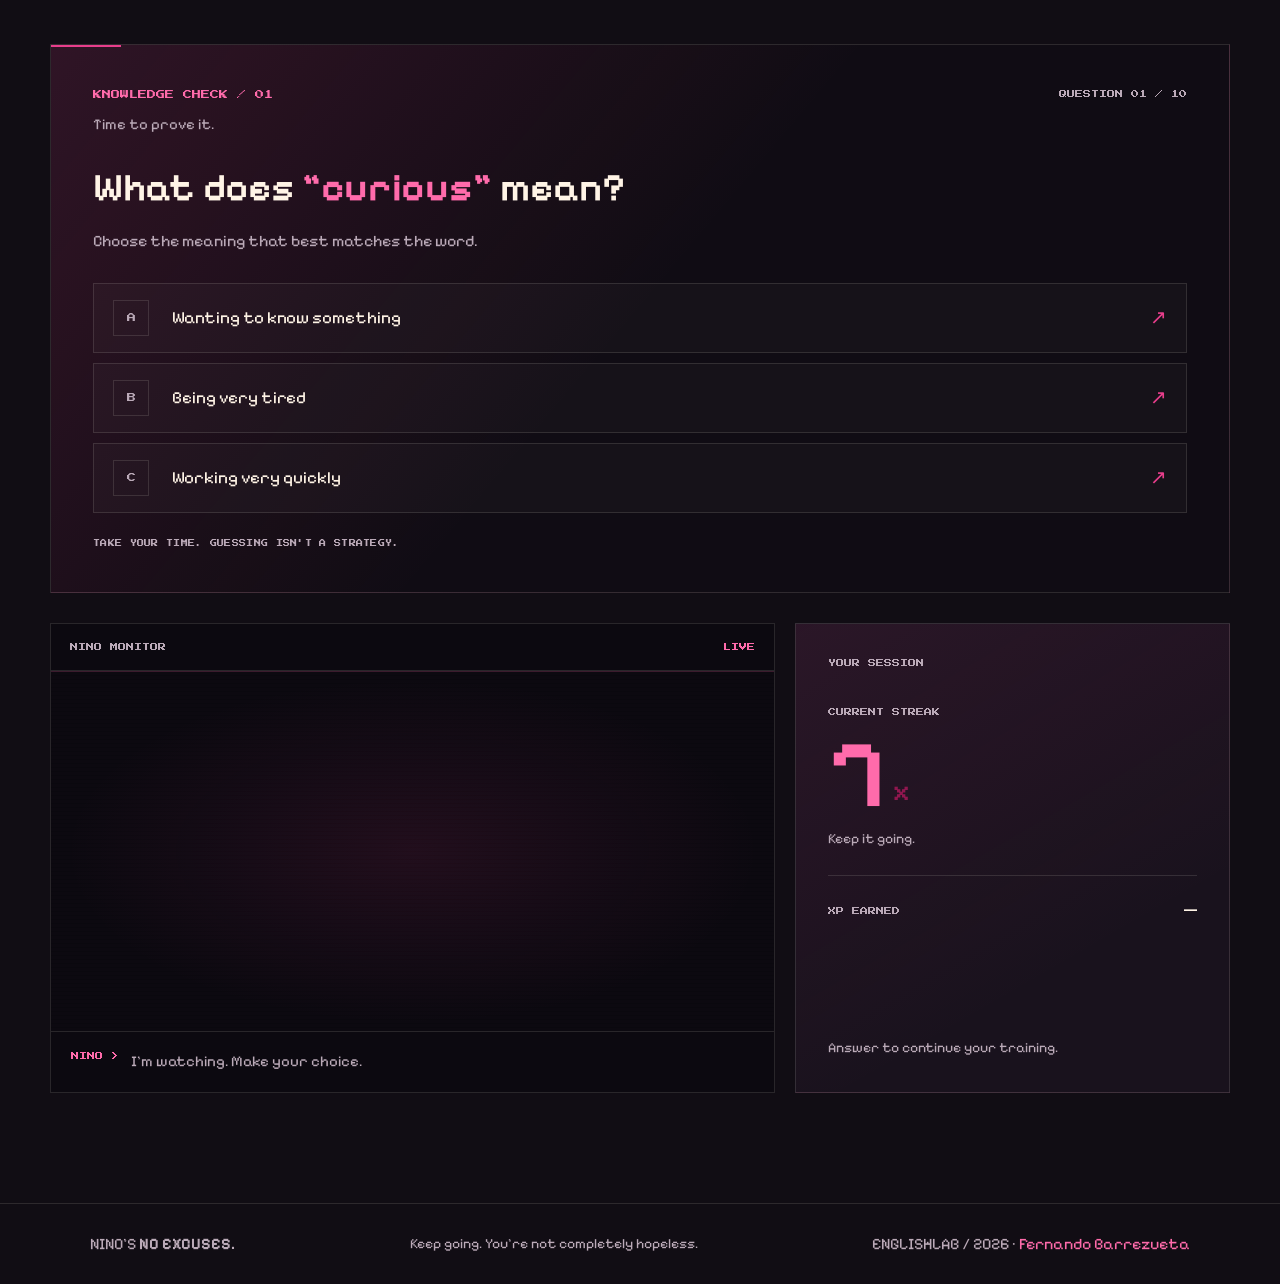
<file: frontend/pages/vocabulary/index.html>
<!DOCTYPE html>
<html lang="es">
<head>
    <meta charset="UTF-8">
    <meta name="viewport" content="width=device-width, initial-scale=1.0">
    <meta name="theme-color" content="#110d14">
    <meta name="description" content="Practice English vocabulary with Nino. Learn new words, understand examples and test your knowledge.">
    <link rel="stylesheet" href="/frontend/css/style.css">
    <link rel="stylesheet" href="/frontend/css/vocabulary.css">
    <title>Vocabulary · Nino's No Excuses</title>
</head>

<body class="vocabulary-page">

    <div class="ambient-grid" aria-hidden="true"></div>
    <div class="ambient-glow" aria-hidden="true"></div>
    <div class="scanlines" aria-hidden="true"></div>

    <header class="site-header">
        <a href="/frontend/pages/home/index.html" class="brand" aria-label="Nino's No Excuses — Home">
            <span class="brand-small">NINO'S</span>
            <span class="brand-main">NO EXCUSES.</span>
        </a>
        <nav class="main-nav" aria-label="Main navigation">
            <a href="/frontend/pages/home/index.html">
                <span>01</span> HOME
            </a>
            <a href="/frontend/pages/practice/index.html" class="active">
                <span>02</span> PRACTICE
            </a>
            <a href="/frontend/pages/progress/index.html">
                <span>03</span> PROGRESS
            </a>
            <a href="/frontend/pages/settings/index.html"
               class="settings"
               aria-label="Settings">⚙</a>
        </nav>
        <div class="header-account">
            <div class="player-status">
                <span class="status-dot"></span>
                <span class="player-name">PLAYER</span>
            </div>

            <a href="/frontend/pages/login/index.html"
            class="login-link">
                <span class="login-icon">↗</span>
                LOG IN
            </a>
        </div>
    </header>

    <main id="vocabulary-page">

        <section id="vocabulary-intro" aria-labelledby="vocabulary-title">
            <div class="intro-text">
                <span class="section-label">VOCABULARY TRAINING / 01</span>
                <h1 id="vocabulary-title">
                    WORDS YOU
                    <span>SHOULD KNOW.</span>
                </h1>
                <p>
                    Learn the word. Understand the context.
                    Then prove you actually remember it.
                </p>
                <div class="intro-session">
                    <span class="session-indicator"></span>
                    ENGLISH TRAINING SESSION
                </div>
            </div>

            <div class="intro-nino">
                <div class="intro-nino-message">
                    <span class="dialogue-mark" aria-hidden="true">”</span>
                    <p>Ready? Don't make this harder than it is.</p>
                </div>
                <img
                    src="/frontend/assets/nino-vocabulary-page.png"
                    alt="Nino, your vocabulary training partner">
            </div>
        </section>

        <section id="word-section" aria-labelledby="current-word">
            <div class="word-scanner">
                <div class="scanner-top">
                    <div class="word-counter">
                        <span class="counter-label">CURRENT WORD</span>
                        <strong>01 <span>/ 10</span></strong>
                    </div>
                    <span class="scanner-status">
                        <span class="status-dot"></span>
                        STUDY MODE
                    </span>
                </div>
                <div
                    class="word-progress"
                    role="progressbar"
                    aria-label="Progreso de vocabulario"
                    aria-valuemin="0"
                    aria-valuemax="10"
                    aria-valuenow="1">
                    <span class="progress-word is-current"
                          aria-current="step">01</span>
                    <span class="progress-word">02</span>
                    <span class="progress-word">03</span>
                    <span class="progress-word">04</span>
                    <span class="progress-word">05</span>
                    <span class="progress-word">06</span>
                    <span class="progress-word">07</span>
                    <span class="progress-word">08</span>
                    <span class="progress-word">09</span>
                    <span class="progress-word">10</span>
                </div>
                <div class="scanner-focus">
                    <span class="scanner-line line-top"
                          aria-hidden="true"></span>
                    <span class="scanner-line line-bottom"
                          aria-hidden="true"></span>
                    <span class="scanner-corner corner-tl"
                          aria-hidden="true"></span>
                    <span class="scanner-corner corner-tr"
                          aria-hidden="true"></span>
                    <span class="scanner-corner corner-bl"
                          aria-hidden="true"></span>
                    <span class="scanner-corner corner-br"
                          aria-hidden="true"></span>
                    <span class="word-kicker">TODAY'S WORD</span>
                    <h2 class="word" id="current-word">CURIOUS</h2>
                    <span class="word-type">ADJECTIVE</span>
                    <p class="word-pronunciation">
                        Don't just read it. Learn how it sounds.
                    </p>
                </div>
                <div class="word-audio">
                    <span class="audio-hint">LISTEN TO THE WORD</span>
                    <button
                        class="listen-button"
                        type="button"
                        aria-label="Escuchar la pronunciación de curious">
                        <span aria-hidden="true">♫</span>
                        LISTEN
                    </button>
                </div>
            </div>
        </section>

        <section id="word-context" aria-label="Word meaning and example">
            <div class="context-explanation">
                <div class="context-meta">
                    <span class="context-level">A1 · CORE WORD</span>
                    <span class="context-label">01 / UNDERSTAND</span>
                </div>
                <h2 class="context-heading">WHAT DOES IT MEAN?</h2>
                <p class="word-definition">
                    Wanting to know or learn something.
                </p>
                <div class="context-divider"></div>
                <div class="context-example">
                    <div class="example-heading">
                        <span class="example-label">SEE IT IN CONTEXT</span>
                        <span class="example-tag">EXAMPLE 01</span>
                    </div>
                    <p>
                        I'm <strong>curious</strong> about English.
                    </p>
                    <p class="example-translation">
                        Tengo curiosidad por el inglés.
                    </p>
                </div>
            </div>

            <aside class="context-tip" aria-label="Learning tip">
                <span class="tip-icon" aria-hidden="true">✦</span>
                <span class="tip-label">NINO'S TIP</span>
                <p>
                    When you want to know more about something,
                    you're <strong>curious</strong>.
                </p>
                <span class="tip-footer">UNDERSTAND IT. REMEMBER IT.</span>
            </aside>
        </section>


        <section id="quick-check" aria-labelledby="check-question">
            <div class="check-header">
                <div class="check-heading-group">
                    <span class="check-label">KNOWLEDGE CHECK / 01</span>
                    <span class="check-subtitle">Time to prove it.</span>
                </div>
                <span class="check-progress">QUESTION 01 / 01</span>
            </div>

            <h2 id="check-question">
                What does <strong>“curious”</strong> mean?
            </h2>

            <p class="check-instruction">
                Choose the meaning that best matches the word.
            </p>

            <div class="check-options" role="group" aria-label="Answer options">
                <button class="check-option" type="button">
                    <span class="option-number">A</span>
                    <span class="option-text">Wanting to know something</span>
                    <span class="option-arrow" aria-hidden="true">↗</span>
                </button>
                <button class="check-option" type="button">
                    <span class="option-number">B</span>
                    <span class="option-text">Being very tired</span>
                    <span class="option-arrow" aria-hidden="true">↗</span>
                </button>
                <button class="check-option" type="button">
                    <span class="option-number">C</span>
                    <span class="option-text">Working very quickly</span>
                    <span class="option-arrow" aria-hidden="true">↗</span>
                </button>
            </div>

            <p class="check-footnote">
                TAKE YOUR TIME. GUESSING ISN'T A STRATEGY.
            </p>
        </section>


        <section id="vocabulary-feedback" aria-label="Nino's monitor and session stats">

            <div class="nino-monitor">

                <div class="monitor-header">
                    <span>NINO MONITOR</span>
                    <span class="monitor-live">
                        <span class="status-dot"></span>
                        LIVE
                    </span>
                </div>

                <div class="monitor-screen">

                    <video
                        class="nino-video"
                        src="/frontend/assets/nino-vocabulary-idle.mp4"
                        autoplay
                        muted
                        loop
                        playsinline
                        aria-label="Nino waiting for your answer"
                    ></video>

                    <span class="monitor-scanline"
                          aria-hidden="true"></span>

                </div>


                <div class="monitor-message" aria-live="polite">
                    <span class="message-prefix">NINO ></span>
                    <p>I'm watching. Make your choice.</p>
                </div>

            </div>

            <aside class="vocabulary-reward" aria-label="Session progress">

                <span class="reward-heading">YOUR SESSION</span>

                <div class="streak">
                    <span class="streak-label">CURRENT STREAK</span>
                    <strong>7<span class="streak-suffix">×</span></strong>
                    <span class="streak-caption">Keep it going.</span>
                </div>

                <div class="reward-divider"></div>

                <div class="session-xp">
                    <span>XP EARNED</span>
                    <strong>—</strong>
                </div>

                <p class="reward-note">
                    Answer to continue your training.
                </p>

            </aside>

        </section>

        <section
            id="word-result"
            aria-label="Answer feedback"
            aria-live="polite"
            hidden
        >

            <div class="result-main">

                <div class="result-status">
                    <span class="result-icon" aria-hidden="true"></span>
                    <span class="result-label"></span>
                </div>

                <p class="result-message"></p>


                <p class="result-explanation"></p>

            </div>

            <div class="result-rewards">
                <div class="result-xp">
                    <span>XP</span>
                    <strong></strong>
                </div>

                <button class="next-word-button" type="button">
                    NEXT WORD <span aria-hidden="true">→</span>
                </button>
            </div>

        </section>


        <section id="session-complete" hidden aria-labelledby="complete-title">

            <span class="complete-label">SESSION COMPLETE</span>

            <h2 id="complete-title">VOCABULARY CLEARED.</h2>

            <p class="complete-message">
                You made it through the session. Let's see how you did.
            </p>

            <div class="complete-stats">

                <div class="complete-stat">
                    <span>CORRECT ANSWERS</span>
                    <strong>— / 10</strong>
                </div>

                <div class="complete-stat">
                    <span>XP EARNED</span>
                    <strong>—</strong>
                </div>

                <div class="complete-stat">
                    <span>BEST STREAK</span>
                    <strong>—</strong>
                </div>

            </div>

            <button class="continue-button" type="button">
                CONTINUE <span aria-hidden="true">→</span>
            </button>

        </section>

    </main>

    <!-- Lógica del quiz de vocabulario -->
    <script src="/frontend/js/vocabulary.js" defer></script>

    <footer class="site-footer">
        <div class="footer-brand">
            <span>NINO'S</span>
            <strong>NO EXCUSES.</strong>
        </div>
        <p>Keep going. You're not completely hopeless.</p>
        <span class="footer-version">
            ENGLISHLAB / 2026 ·
            <a href="mi-github">Fernando Barrezueta</a>
        </span>
    </footer>

</body>
</html>
</file>
<file: frontend/css/style.css>
/* FUENTES Y VARIABLES */
@import url('https://fonts.googleapis.com/css2?family=Pixelify+Sans:wght@400;500;600;700&family=Press+Start+2P&display=swap');
:root {
    /* 1. COLORES BASE, SUPERFICIES Y CANALES RGB (Basados en Nino)*/
    --primary-rgb: 232 62 140;
    --primary-dark-rgb: 143 23 79;
    --text-rgb: 255 244 230;
    --background-rgb: 17 13 20;
    --surface-rgb: 27 20 31;
    /* Colores derivados */
    --background: rgb(var(--background-rgb));
    --surface: rgb(var(--surface-rgb));
    --surface-light: #261b2a;
    --primary: rgb(var(--primary-rgb));
    --primary-light: #ff6bab;
    --primary-dark: rgb(var(--primary-dark-rgb));
    --text: rgb(var(--text-rgb));
    --text-muted: #bbaab8;
    --green-rgb: 145 232 173;
    --green: rgb(var(--green-rgb));
    /* 2. PALETAS DE PERSONAJES (escala 50/200/400/600/900) */
    --nino-50: #FCE8F1;
    --nino-200: var(--primary-light);
    --nino-400: var(--primary);
    --nino-600: #C51E6B;
    --nino-900: var(--primary-dark);
    /* Miku — cian/azul */
    --miku-50: 232 252 255;
    --miku-200: 168 240 245;
    --miku-400: 57 214 217;
    --miku-600: 24 166 181;
    --miku-900: 23 107 122;
    --miku-blue: #76C9E8;             
    --miku-blue-rgb: 118 201 232;  
    /* Yotsuba — verde */
    --yotsuba-50: #EAFBEF;
    --yotsuba-200: #B8E8C8;
    --yotsuba-400: #91E8AD;
    --yotsuba-600: #5CBB85;
    --yotsuba-900: #174D32;
    --yotsuba-green: var(--yotsuba-400);
    /* Ichika — amarillo */
    --ichika-rgb: 242 201 76;      
    --ichika-50: #FDF6DC;
    --ichika-200: #F9CD78;
    --ichika-400: #F2C94C;
    --ichika-600: #D89F29;
    --ichika-900: #302516;           
    --ichika-yellow: var(--ichika-400); 
    /* Itsuki — rojo */
    --itsuki-rgb: 230 75 85;
    --itsuki-50: #FDEAEC;
    --itsuki-200: #F9B9BF;
    --itsuki-400: rgb(var(--itsuki-rgb));
    --itsuki-600: #C33A47;
    --itsuki-900: #7A2430;
    --itsuki-red: rgb(var(--itsuki-rgb)); 
    /* 3. TIPOGRAFÍAS */
    --font-pixel: 'Press Start 2P', monospace;
    --font-ui: 'Pixelify Sans', sans-serif;
    /* 4. SOMBRAS Y EFECTOS COMPARTIDOS */
    --pixel-shadow: 4px 4px 0 var(--primary-dark);
    /* 5. BORDES Y OTROS TOKENS GLOBALES */
    --line: rgb(var(--text-rgb) / 0.12);
    /* Paneles */
    --panel: rgb(var(--surface-rgb) / 0.88);
    --panel-dark: rgb(12 9 16 / 0.82);
}


/*  BASE */
* {
    box-sizing: border-box;
}

html {
    scroll-behavior: smooth;
}

body {
    margin: 0;
    background: var(--background);
    color: var(--text);
    font-family: var(--font-ui);
    overflow-x: hidden;
}

::selection {
    background: var(--primary);
    color: var(--background);
}

a {
    color: inherit;
    text-decoration: none;
}

button {
    font: inherit;
}


/* EFECTO DE FONDO (TODAS LAS PÁGINAS)*/
.ambient-grid {
    position: fixed;
    inset: 0;
    z-index: -5;
    opacity: 0.17;
    background-image:
        linear-gradient(rgb(255 255 255 / 0.5) 1px, transparent 1px),
        linear-gradient(90deg, rgb(255 255 255 / 0.5) 1px, transparent 1px);
    background-size: 45px 45px;
    mask-image: linear-gradient(to bottom, black, transparent 85%);
    animation: grid-drift 18s linear infinite;
}

.ambient-glow {
    position: fixed;
    top: 5%;
    right: -15%;
    z-index: -4;
    width: 650px;
    height: 650px;
    border-radius: 50%;
    background: var(--primary-dark);
    filter: blur(150px);
    opacity: 0.2;
    pointer-events: none;
    animation: glow-pulse 8s ease-in-out infinite;
}

.scanlines {
    position: fixed;
    inset: 0;
    z-index: 20;
    pointer-events: none;
    opacity: 0.05;
    background: repeating-linear-gradient(
        to bottom,
        transparent 0,
        transparent 3px,
        #fff 4px
    );
}


/* COMPONENTES COMPARTIDOS */
/* Header */
.site-header {
    position: relative;
    z-index: 10;
    display: grid;
    grid-template-columns: 1fr auto 1fr;
    align-items: center;
    min-height: 95px;
    padding: 0.5vw 4vw;
    border-bottom: 1px solid var(--line);
    background: rgb(var(--background-rgb) / 0.78);
    backdrop-filter: blur(18px);
}

.brand {
    display: flex;
    flex-direction: column;
    width: max-content;
    line-height: 1;
}

.brand-small {
    margin-bottom: 7px;
    color: var(--primary);
    font-family: var(--font-pixel);
    font-size: 0.48rem;
    letter-spacing: 0.08em;
}

.brand-main {
    font-family: var(--font-pixel);
    font-size: 0.85rem;
    text-shadow: 3px 3px 0 var(--primary-dark);
}

.main-nav {
    display: flex;
    align-items: center;
    gap: 0.25rem;
}

.main-nav a {
    position: relative;
    display: flex;
    align-items: center;
    gap: 0.55rem;
    padding: 0.8rem 0.9rem;
    color: var(--text-muted);
    font-family: var(--font-pixel);
    font-size: 0.48rem;
    transition: color 0.25s ease, transform 0.25s ease;
}

.main-nav a span {
    color: var(--primary-dark);
    transition: color 0.25s ease;
}

.main-nav a::after {
    content: "";
    position: absolute;
    left: 0.9rem;
    right: 0.9rem;
    bottom: 4px;
    height: 2px;
    background: var(--primary);
    transform: scaleX(0);
    transform-origin: left;
    transition: transform 0.25s ease;
}

.main-nav a:hover,
.main-nav a.active {
    color: var(--text);
    transform: translateY(-2px);
}

.main-nav a:hover span,
.main-nav a.active span {
    color: var(--primary);
}

.main-nav a:hover::after,
.main-nav a.active::after {
    transform: scaleX(1);
}

.main-nav .settings {
    margin-left: 0.5rem;
    padding: 0.65rem;
    border: 1px solid var(--line);
    font-size: 0.8rem;
}

.main-nav .settings::after {
    display: none;
}

.header-account {
    justify-self: end;
    display: flex;
    align-items: center;
    gap: 1rem;
}

.header-account .player-status {
    display: flex;
    flex-direction: row;
    align-items: center;
    gap: 0.6rem;
}

.header-account .status-dot {
    display: block;
    flex: 0 0 7px;
    width: 7px;
    height: 7px;
    border-radius: 50%;
    background: var(--primary);
    box-shadow: 0 0 12px var(--primary);
    animation: status-blink 2s ease-in-out infinite;
}

.login-link {
    display: flex;
    align-items: center;
    gap: 0.45rem;
    padding: 0.7rem 0.8rem;
    border: 1px solid var(--line);
    color: var(--text);
    font-family: var(--font-pixel);
    font-size: 0.45rem;
    white-space: nowrap;
    transition:
        border-color 0.25s ease,
        color 0.25s ease,
        transform 0.25s ease;
}

.login-icon {
    color: var(--primary);
    font-size: 0.9rem;
}

.login-link:hover {
    border-color: var(--primary);
    color: var(--primary);
    transform: translateY(-2px);
}

@media (max-width: 1050px) {
    .site-header {
        grid-template-columns: 1fr auto;
    }

    .main-nav {
        grid-column: 1 / -1;
        grid-row: 2;
        justify-content: center;
        padding-bottom: 0.8rem;
    }

    .header-account {
        grid-column: 2;
        grid-row: 1;
    }
}

@media (max-width: 760px) {
    .site-header {
        display: flex;
        flex-wrap: wrap;
        justify-content: space-between;
        padding: 1rem 5vw;
    }

    .header-account {
        order: 2;
        gap: 0.6rem;
    }

    .header-account .player-status {
        font-size: 0.38rem;
    }

    .login-link {
        padding: 0.6rem;
        font-size: 0.4rem;
    }

    .main-nav {
        order: 3;
        width: 100%;
        overflow-x: auto;
        justify-content: flex-start;
        padding-bottom: 0.2rem;
    }

    .main-nav a {
        flex-shrink: 0;
        font-size: 0.42rem;
    }
}

/* Footer */
.site-footer {
    display: flex;
    flex-wrap: wrap;
    justify-content: space-between;
    align-items: center;
    gap: 16px 28px;
    padding: 28px 7vw;
    border-top: 1px solid var(--line);
    color: var(--text-muted);
}

.site-footer h2 {
    margin: 0;
    color: var(--text);
    font-family: var(--font-pixel);
    font-size: 9px;
    font-weight: normal;
    line-height: 1.8;
}

.site-footer p {
    margin: 0;
    font-size: 14px;
    line-height: 1.7;
}

.site-footer a {
    color: var(--primary-light);
}

.site-footer a:hover {
    color: var(--text);
}

@media (max-width: 760px) {
    .site-footer {
        flex-direction: column;
        align-items: flex-start;
        padding: 2.5rem 5vw;
    }

    .footer-version {
        align-self: flex-end;
    }
}

.section-index {
    display: block;
    margin-bottom: 1rem;
    color: var(--primary-light);
    font-family: var(--font-pixel);
    font-size: 9px;
    letter-spacing: 1px;
}

.hero-copy .eyebrow,
.practice-page .eyebrow,
.daily-page .eyebrow {
    display: flex;
    align-items: center;
    gap: 0.8rem;
    margin-bottom: 1.8rem;
    color: var(--primary);
    font-family: var(--font-pixel);
    font-size: 0.52rem;
    letter-spacing: 0.08em;
}

.hero-copy .eyebrow-line,
.practice-page .eyebrow-line,
.daily-page .eyebrow-line {
    width: 42px;
    height: 2px;
    background: var(--primary);
    box-shadow: 0 0 12px rgb(var(--primary-rgb) / 0.7);
}

.hero-actions .primary-button,
.progress-page .primary-button {
    position: relative;
    display: inline-flex;
    align-items: center;
    gap: 0.8rem;
    padding: 1.15rem 1.5rem;
    background: var(--primary);
    color: var(--background);
    font-family: var(--font-pixel);
    font-size: 0.58rem;
    box-shadow: 6px 6px 0 var(--primary-dark);
    transition: transform 0.2s ease, box-shadow 0.2s ease, background 0.2s ease;
}

.hero-actions .primary-button::before,
.progress-page .primary-button::before {
    content: "";
    position: absolute;
    inset: 0;
    border: 1px solid rgb(255 255 255 / 0.35);
    opacity: 0;
    transition: opacity 0.2s ease;
}

.hero-actions .primary-button:hover,
.progress-page .primary-button:hover {
    background: var(--primary-light);
    transform: translate(3px, 3px);
    box-shadow: 3px 3px 0 var(--primary-dark);
}

.hero-actions .primary-button:hover::before,
.progress-page .primary-button:hover::before {
    opacity: 1;
}

/* Animaciones */
@keyframes copy-enter {
    from {
        opacity: 0;
        transform: translateX(-45px);
    }
    to {
        opacity: 1;
        transform: translateX(0);
    }
}

@keyframes character-enter {
    from {
        opacity: 0;
        transform: translateY(60px) scale(0.96);
    }
    to {
        opacity: 1;
        transform: translateY(0) scale(1);
    }
}

@keyframes nino-idle {
    0%, 100% {
        transform: translateY(0);
    }
    50% {
        transform: translateY(-10px);
    }
}

@keyframes speech-float {
    0%, 100% {
        transform: translateY(0);
    }
    50% {
        transform: translateY(-6px);
    }
}

@keyframes character-glow {
    0%, 100% {
        opacity: 0.28;
        transform: scale(0.95);
    }
    50% {
        opacity: 0.48;
        transform: scale(1.08);
    }
}

@keyframes grid-drift {
    from {
        transform: translateY(0);
    }
    to {
        transform: translateY(45px);
    }
}

@keyframes glow-pulse {
    0%, 100% {
        opacity: 0.14;
    }
    50% {
        opacity: 0.24;
    }
}

@keyframes background-word {
    0%, 100% {
        transform: translateX(0);
    }
    50% {
        transform: translateX(25px);
    }
}

@keyframes pixel-float {
    0%, 100% {
        transform: translate(0, 0);
        opacity: 0.4;
    }
    50% {
        transform: translate(10px, -18px);
        opacity: 1;
    }
}

@keyframes status-blink {
    0%, 100% {
        opacity: 1;
    }
    50% {
        opacity: 0.3;
    }
}

@keyframes scroll-line {
    0%, 100% {
        transform: scaleX(0.5);
        transform-origin: left;
    }
    50% {
        transform: scaleX(1);
    }
}

@keyframes vocabulary-word-enter {
    from {
        opacity: 0;
        transform: translateY(9px);
    }
    to {
        opacity: 1;
        transform: translateY(0);
    }
}

@keyframes circle-scan {
    to {
        transform: rotate(360deg);
    }
}

@keyframes vocabulary-curious {
    0%, 15%, 100% {
        transform: rotate(0deg);
    }

    30% {
        transform: rotate(-3deg);
    }

    45% {
        transform: rotate(-2deg);
    }

    65% {
        transform: rotate(1deg);
    }

    80% {
        transform: rotate(0deg);
    }
}

@keyframes listening-rhythm {
    0%, 100% {
        transform: rotate(0deg);
    }

    25% {
        transform: rotate(-10deg);
    }

    50% {
        transform: rotate(0deg);
    }

    75% {
        transform: rotate(10deg);
    }
}

@keyframes grammar-orbit-spin {
    to {
        transform: rotate(360deg);
    }
}

@keyframes progress-bar-enter {
    from {
        transform: scaleY(0);
    }

    to {
        transform: scaleY(1);
    }
}

@keyframes stat-entry {
    from {
        opacity: 0;
        transform: translateY(14px);
    }

    to {
        opacity: 1;
        transform: translateY(0);
    }
}

@keyframes icon-energy {
    0%, 100% {
        filter: drop-shadow(0 0 0 transparent);
        transform: scale(1.2);
    }

    50% {
        filter: drop-shadow(0 0 7px rgb(var(--primary-rgb) / 45%));
        transform: scale(1.04);
    }
}

@keyframes ichika-idle {
    0%, 100% {
        transform: translateY(0) rotate(0deg);
    }

    50% {
        transform: translateY(-16px) rotate(1deg);
    }
}

@keyframes dc-enter {
    from {
        opacity: 0;
        transform: translateY(16px);
    }

    to {
        opacity: 1;
        transform: translateY(0);
    }
}

/* ACCESIBILIDAD - reducición movimiento */
@media (prefers-reduced-motion: reduce) {
    .practice-page *,
    .practice-page *::before,
    .practice-page *::after {
        animation-duration: 0.01ms !important;
        animation-iteration-count: 1 !important;
        transition-duration: 0.01ms !important;
    }

    .vocabulary-page #vocabulary-intro .intro-nino img,
    .vocabulary-page .word {
        animation: none;
    }

    .vocabulary-page .check-option,
    .vocabulary-page .next-word-button,
    .vocabulary-page .continue-button,
    .vocabulary-page .word-audio .listen-button {
        transition: none;
    }
}
</file>
<file: frontend/css/daily-challenge.css>
/* 11. PÁGINA: DAILY CHALLENGE — NINO × ICHIKA */

.daily-page {
    width: min(1200px, calc(100% - 48px));
    margin-inline: auto;
    padding: 68px 0 100px;
}

/* MISSION HEADING */

.daily-heading {
    display: flex;
    align-items: flex-end;
    justify-content: space-between;
    gap: 32px;
    margin-bottom: 48px;
    animation: dc-enter 650ms ease-out both;
}

.daily-heading-copy {
    max-width: 780px;
}

.daily-heading h1 {
    margin: 24px 0 18px;
    color: var(--text);
    font-family: var(--font-pixel);
    font-size: clamp(2.1rem, 5.5vw, 4.4rem);
    line-height: 1.45;
    letter-spacing: -2px;
}

.daily-heading h1 span {
    color: var(--primary);
    text-shadow: 4px 4px 0 var(--primary-dark);
}

.daily-heading-copy > p {
    max-width: 530px;
    color: var(--text-muted);
    font-size: 1.15rem;
    line-height: 1.7;
}

.daily-availability {
    display: flex;
    flex-wrap: wrap;
    align-items: center;
    gap: 9px;
    padding-bottom: 8px;
    color: var(--text-muted);
    font-family: var(--font-pixel);
    font-size: 0.55rem;
    white-space: nowrap;
}

.daily-availability strong {
    padding: 9px 10px;
    background: var(--ichika-yellow);
    color: var(--ichika-900);
    box-shadow: 3px 3px 0 var(--ichika-600);
    font-size: 0.55rem;
}

.availability-dot {
    width: 8px;
    height: 8px;
    border-radius: 50%;
    background: var(--ichika-400);
    box-shadow: 0 0 12px rgb(var(--ichika-rgb) / 65%);
}

/* CROSSOVER STAGE */

.challenge-stage {
    position: relative;
    display: grid;
    grid-template-columns: 1.05fr 0.95fr;
    align-items: center;
    min-height: 500px;
    margin-bottom: 120px;
    isolation: isolate;
}

.challenge-art {
    position: relative;
    display: flex;
    align-items: flex-end;
    justify-content: center;
    min-width: 0;
    min-height: 460px;
    overflow: hidden;
    isolation: isolate;
}

.challenge-art::before {
    content: "";
    position: absolute;
    z-index: -2;
    top: 8%;
    left: 5%;
    width: 70%;
    aspect-ratio: 1;
    border-radius: 50%;
    background: radial-gradient(
        circle,
        rgb(var(--primary-rgb) / 27%),
        rgb(var(--primary-rgb) / 8%) 55%,
        transparent 72%
    );
}

.challenge-art::after {
    content: "";
    position: absolute;
    z-index: -2;
    right: 2%;
    bottom: 5%;
    width: 55%;
    aspect-ratio: 1;
    border-radius: 50%;
    background: radial-gradient(
        circle,
        rgb(var(--ichika-rgb) / 25%),
        rgb(var(--ichika-rgb) / 9%) 55%,
        transparent 75%
    );
}

.guest-label {
    position: absolute;
    z-index: 4;
    top: 0%;
    left: 2%;
    display: flex;
    flex-direction: column;
    gap: 8px;
    padding: 12px 14px;
    border-left: 3px solid var(--ichika-yellow);
    background: rgb(var(--background-rgb) / 5%);
    transform: rotate(-2deg);
}

.guest-label span {
    color: var(--text-muted);
    font-family: var(--font-pixel);
    font-size: 0.45rem;
}

.guest-label strong {
    color: var(--ichika-yellow);
    font-family: var(--font-pixel);
    font-size: 0.6rem;
}

.character {
    position: relative;
    display: flex;
    align-items: flex-end;
    justify-content: center;
    width: 56%;
    min-width: 0;
}

.character img {
    display: block;
    width: 100%;
    height: auto;
    max-height: 500px;
    object-fit: contain;
    object-position: bottom;
    transition: transform 350ms ease;
}

.character-nino {
    z-index: 2;
    margin-right: -12%;
}

.character-nino img {
    filter: drop-shadow(
        0 0 24px rgb(var(--primary-rgb) / 24%)
    );
    animation: nino-idle 3.5s ease-in-out infinite;
    transform-origin: center bottom;
}

.character-ichika {
    z-index: 1;
    margin-left: -12%;
    margin-bottom: -5%;
    transform: translateY(16px) scale(0.85);
}

.character-ichika img {
    filter: drop-shadow(0 0 22px rgb(var(--ichika-rgb) / 20%));
    animation: ichika-idle 3.5s ease-in-out infinite;
    transform-origin: center bottom;
}

.character-name {
    position: absolute;
    right: 8%;
    bottom: 12px;
    padding: 7px 9px;
    background: var(--primary);
    color: white;
    font-family: var(--font-pixel);
    font-size: 0.48rem;
    letter-spacing: 1px;
}

.character-ichika .character-name {
    right: 3%;
    background: var(--ichika-yellow);
    color: var(--ichika-900);
}

.challenge-sticker {
    position: absolute;
    z-index: 5;
    top: 5%;
    right: 5%;
    display: flex;
    flex-direction: column;
    align-items: center;
    justify-content: center;
    width: 76px;
    height: 76px;
    background: var(--ichika-yellow);
    color: var(--ichika-900);
    box-shadow: 5px 5px 0 var(--ichika-600);
    transform: rotate(8deg);
}

.challenge-sticker span {
    font-family: var(--font-pixel);
    font-size: 0.46rem;
}

.challenge-sticker strong {
    margin-top: 7px;
    font-family: var(--font-pixel);
    font-size: 1.35rem;
}

/* MISSION DETAILS */

.challenge-copy {
    position: relative;
    z-index: 2;
    padding: 34px 0 34px 38px;
    border-left: 2px solid var(--primary);
    animation: dc-enter 700ms 120ms ease-out both;
}

.challenge-kicker {
    color: var(--ichika-yellow);
    font-family: var(--font-pixel);
    font-size: 0.55rem;
    letter-spacing: 1px;
}

.challenge-copy h2 {
    margin: 20px 0;
    color: var(--text);
    font-family: var(--font-pixel);
    font-size: clamp(1.35rem, 2.7vw, 2.25rem);
    line-height: 1.7;
}

.challenge-copy h2 span {
    color: var(--primary);
}

.challenge-copy > p {
    max-width: 450px;
    color: var(--text-muted);
    font-size: 1.05rem;
    line-height: 1.8;
}

.challenge-objective {
    display: flex;
    align-items: center;
    gap: 14px;
    margin-top: 30px;
}

.objective-marker {
    color: var(--ichika-yellow);
    font-size: 1.3rem;
}

.challenge-objective > div,
.challenge-reward > div {
    display: flex;
    flex-direction: column;
    gap: 8px;
}

.challenge-objective strong,
.challenge-reward > div > span {
    color: var(--text-muted);
    font-family: var(--font-pixel);
    font-size: 0.48rem;
    line-height: 1.8;
}

.challenge-objective > div > span {
    color: var(--text);
    font-size: 1rem;
}

.challenge-reward {
    display: flex;
    align-items: center;
    gap: 14px;
    margin: 24px 0 30px;
}

.reward-symbol {
    color: var(--ichika-yellow);
    font-size: 1.8rem;
}

.challenge-reward strong {
    color: var(--ichika-yellow);
    font-family: var(--font-pixel);
    font-size: 1.2rem;
}

.challenge-button {
    display: inline-flex;
    align-items: center;
    gap: 12px;
    text-decoration: none;
    transition: transform 200ms ease, box-shadow 200ms ease;
}

.challenge-button:hover {
    transform: translateY(-3px);
    box-shadow: 4px 4px 0 var(--ichika-600);
}

/* MISSION BRIEF */

.challenge-details {
    padding-top: 38px;
    border-top: 1px solid var(--line);
    animation: dc-enter 700ms 180ms ease-out both;
}

.details-heading {
    display: grid;
    grid-template-columns: 1fr 1fr;
    align-items: end;
    column-gap: 32px;
    row-gap: 14px;
    margin-bottom: 36px;
}

.section-index {
    grid-column: 1 / -1;
    color: var(--ichika-yellow);
    font-family: var(--font-pixel);
    font-size: 0.52rem;
}

.details-heading h2 {
    margin: 0;
    color: var(--text);
    font-family: var(--font-pixel);
    font-size: clamp(1.25rem, 2.5vw, 1.9rem);
    line-height: 1.8;
}

.details-heading h2 span {
    color: var(--primary);
}

.details-heading > p {
    max-width: 350px;
    justify-self: end;
    color: var(--text-muted);
    line-height: 1.7;
}

.mission-steps {
    display: grid;
    grid-template-columns: repeat(5, minmax(0, 1fr));
    margin: 0;
    padding: 0;
    list-style: none;
}

.mission-steps li {
    position: relative;
    min-width: 0;
    padding: 20px 16px 20px 0;
    border-top: 2px solid var(--line);
    transition: transform 220ms ease, border-color 220ms ease;
}

.mission-steps li:nth-child(even) .step-number {
    color: var(--ichika-yellow);
}

.mission-steps li:hover {
    border-color: var(--primary);
    transform: translateY(-4px);
}

.mission-steps li:nth-child(2):hover,
.mission-steps li:nth-child(4):hover {
    border-color: var(--ichika-yellow);
}

.step-number {
    display: block;
    margin-bottom: 22px;
    color: var(--primary);
    font-family: var(--font-pixel);
    font-size: 0.75rem;
}

.step-copy {
    display: flex;
    flex-direction: column;
    gap: 10px;
}

.step-copy strong {
    color: var(--text);
    font-family: var(--font-pixel);
    font-size: 0.56rem;
    line-height: 1.9;
}

.step-copy > span {
    color: var(--text-muted);
    font-size: 0.9rem;
    line-height: 1.6;
}

.step-type {
    display: inline-block;
    margin-top: 18px;
    color: var(--primary);
    font-family: var(--font-pixel);
    font-size: 0.43rem;
    letter-spacing: 1px;
}

.mission-steps li:nth-child(even) .step-type {
    color: var(--ichika-yellow);
}

/* EXERCISE ZONE */

.exercise-zone {
    margin-top: 110px;
    padding-top: 38px;
    border-top: 1px solid var(--line);
    animation: dc-enter 700ms 240ms ease-out both;
}

.exercise-heading {
    margin-bottom: 48px;
}

.exercise-round {
    position: relative;
    display: grid;
    grid-template-columns: minmax(170px, 0.7fr) minmax(0, 1.3fr);
    column-gap: 48px;
    row-gap: 16px;
    padding: 34px 0 38px 24px;
    border-left: 3px solid var(--primary);
    border-bottom: 1px solid var(--line);
}

.exercise-round:nth-of-type(even) {
    border-left-color: var(--ichika-yellow);
}

.round-heading {
    grid-column: 1 / -1;
    display: flex;
    align-items: center;
    justify-content: space-between;
    gap: 16px;
    margin-bottom: 4px;
}

.round-number {
    color: var(--primary);
    font-family: var(--font-pixel);
    font-size: 0.58rem;
}

.exercise-round:nth-of-type(even) .round-number {
    color: var(--ichika-yellow);
}

.round-category {
    color: var(--text-muted);
    font-family: var(--font-pixel);
    font-size: 0.48rem;
    text-align: right;
}

.exercise-round h3 {
    align-self: start;
    margin: 0;
    color: var(--text);
    font-family: var(--font-pixel);
    font-size: 0.8rem;
    line-height: 1.9;
}

.exercise-question {
    grid-column: 2;
    grid-row: 2;
    align-self: start;
    margin: 0 0 8px;
    color: var(--text-muted);
    font-size: 1.05rem;
    line-height: 1.8;
}

.exercise-question strong {
    color: var(--text);
}

.exercise-options {
    grid-column: 2;
    display: grid;
    gap: 10px;
}

.exercise-option {
    display: flex;
    align-items: center;
    gap: 14px;
    width: 100%;
    min-height: 52px;
    padding: 12px 15px;
    border: 1px solid rgb(var(--text-rgb) / 13%);
    background: rgb(var(--surface-rgb) / 55%);
    color: var(--text);
    font: inherit;
    line-height: 1.6;
    text-align: left;
    cursor: pointer;
    transition:
        border-color 180ms ease,
        background-color 180ms ease,
        transform 180ms ease;
}

.exercise-option > span {
    display: grid;
    flex: 0 0 27px;
    width: 27px;
    height: 27px;
    place-items: center;
    background: rgb(var(--primary-rgb) / 15%);
    color: var(--primary);
    font-family: var(--font-pixel);
    font-size: 0.55rem;
}

.exercise-round:nth-of-type(even) .exercise-option > span {
    background: rgb(var(--ichika-rgb) / 13%);
    color: var(--ichika-yellow);
}

.exercise-option:hover {
    border-color: var(--primary);
    background: rgb(var(--primary-rgb) / 8%);
    transform: translateX(4px);
}

.exercise-round:nth-of-type(even) .exercise-option:hover {
    border-color: var(--ichika-yellow);
    background: rgb(var(--ichika-rgb) / 6%);
}

.exercise-option:focus-visible {
    outline: 2px solid var(--ichika-600);
    outline-offset: 3px;
}

.audio-placeholder {
    grid-column: 2;
    display: flex;
    align-items: center;
    gap: 16px;
    margin-bottom: 8px;
    padding: 17px 0;
    border-top: 1px solid rgb(var(--ichika-rgb) / 35%);
    border-bottom: 1px solid rgb(var(--ichika-rgb) / 35%);
}

.audio-play-icon {
    display: grid;
    flex: 0 0 44px;
    width: 44px;
    height: 44px;
    place-items: center;
    background: var(--ichika-yellow);
    color: var(--ichika-900);
    font-size: 0.85rem;
}

.audio-placeholder-copy {
    display: flex;
    flex: 1;
    flex-direction: column;
    gap: 7px;
}

.audio-placeholder-copy strong {
    color: var(--text);
    font-family: var(--font-pixel);
    font-size: 0.52rem;
    line-height: 1.8;
}

.audio-placeholder-copy > span {
    color: var(--text-muted);
    font-size: 0.9rem;
}

.audio-duration {
    color: var(--ichika-yellow);
    font-family: var(--font-pixel);
    font-size: 0.48rem;
}

.exercise-final {
    border-left-color: var(--ichika-yellow);
    background: linear-gradient(
        90deg,
        rgb(var(--ichika-rgb) / 5%),
        transparent 48%
    );
}

.exercise-final .round-number {
    color: var(--ichika-yellow);
}

.final-round-mark {
    grid-column: 2;
    margin-top: 8px;
    color: var(--primary);
    font-family: var(--font-pixel);
    font-size: 0.48rem;
    letter-spacing: 1px;
}

.mission-note {
    max-width: 680px;
    margin: 28px 0 0;
    color: var(--text-muted);
    font-size: 0.85rem;
    line-height: 1.8;
}

/* RESPONSIVE */

@media (max-width: 900px) {
    .challenge-stage {
        grid-template-columns: 1fr 0.95fr;
        min-height: 390px;
        margin-bottom: 90px;
    }

    .challenge-art {
        min-height: 370px;
    }

    .character img {
        max-height: 360px;
    }

    .challenge-copy {
        padding-left: 24px;
    }

    .mission-steps {
        grid-template-columns: repeat(3, minmax(0, 1fr));
        row-gap: 24px;
    }

    .exercise-round {
        column-gap: 28px;
    }
}

@media (max-width: 650px) {
    .daily-page {
        width: calc(100% - 32px);
        padding-top: 42px;
    }

    .daily-heading {
        align-items: flex-start;
        flex-direction: column;
        gap: 22px;
        margin-bottom: 32px;
    }

    .daily-heading h1 {
        font-size: clamp(1.8rem, 8vw, 3rem);
        letter-spacing: -1px;
    }

    .daily-availability {
        white-space: normal;
    }

    .challenge-stage {
        grid-template-columns: 1fr;
        margin-bottom: 76px;
    }

    .challenge-art {
        min-height: 330px;
        max-height: 410px;
    }

    .character img {
        max-height: 340px;
    }

    .guest-label {
        top: 12%;
        left: 0;
        padding: 9px 10px;
    }

    .guest-label span {
        font-size: 0.38rem;
    }

    .guest-label strong {
        font-size: 0.47rem;
    }

    .challenge-sticker {
        top: 5%;
        right: 4%;
        width: 62px;
        height: 62px;
    }

    .challenge-sticker strong {
        font-size: 1.05rem;
    }

    .character-name {
        bottom: 6px;
        font-size: 0.4rem;
    }

    .challenge-copy {
        margin-top: 24px;
        padding: 28px 0 0;
        border-top: 2px solid var(--primary);
        border-left: 0;
    }

    .details-heading {
        grid-template-columns: 1fr;
        gap: 14px;
    }

    .details-heading > p {
        justify-self: start;
    }

    .mission-steps {
        grid-template-columns: repeat(2, minmax(0, 1fr));
        column-gap: 18px;
    }

    .exercise-zone {
        margin-top: 76px;
    }

    .exercise-round {
        grid-template-columns: 1fr;
        gap: 16px;
        padding: 28px 0 30px 16px;
    }

    .round-heading {
        grid-column: 1;
    }

    .exercise-round h3 {
        grid-column: 1;
        grid-row: auto;
    }

    .exercise-question,
    .exercise-options,
    .audio-placeholder,
    .final-round-mark {
        grid-column: 1;
        grid-row: auto;
    }

    .round-number {
        font-size: 0.5rem;
    }

    .round-category {
        font-size: 0.4rem;
    }

    .exercise-round h3 {
        font-size: 0.7rem;
    }

    .exercise-option {
        font-size: 0.95rem;
    }

    .audio-placeholder {
        flex-wrap: wrap;
    }
}

@media (prefers-reduced-motion: reduce) {
    .daily-heading,
    .challenge-copy,
    .challenge-details,
    .exercise-zone {
        animation: none;
    }

    .character img,
    .mission-steps li,
    .exercise-option,
    .challenge-button {
        transition: none;
    }
}
</file>
<file: frontend/css/grammar.css>
/* 9. PÁGINA: GRAMMAR */
.grammar-page {
    #grammar-page {
        width: min(1400px, 100%);
        margin-inline: auto;
        padding: 0 6vw 6rem;
    }

    .grammar-hero {
        display: grid;
        grid-template-columns: 1.1fr 0.9fr;
        align-items: center;
        gap: 3rem;
        min-height: 470px;
        padding: 5rem 0 4rem;
        border-bottom: 1px solid var(--line);
    }

    .grammar-hero-copy {
        position: relative;
        z-index: 2;
    }

    .grammar-eyebrow {
        display: flex;
        align-items: center;
        gap: 0.65rem;
        margin-bottom: 2.5rem;
        color: var(--primary-light);
        font: 0.6rem var(--font-pixel);
    }

    .grammar-overline {
        margin: 0 0 0.8rem;
        color: var(--text-muted);
        font-size: 1.1rem;
        letter-spacing: 0.12em;
        text-transform: uppercase;
    }

    .grammar-hero h1 {
        margin: 0;
        font: normal clamp(2.5rem, 5.4vw, 5.3rem)/1.35 var(--font-pixel);
        letter-spacing: -0.06em;
    }

    .grammar-hero h1 span {
        display: block;
        color: var(--primary);
        text-shadow: 4px 4px 0 var(--primary-dark);
    }

    .grammar-description {
        max-width: 440px;
        margin: 1.5rem 0 2.5rem;
        color: var(--text-muted);
        font-size: 1.25rem;
        line-height: 1.7;
    }

    .grammar-hero-meta {
        display: flex;
        align-items: center;
        gap: 2rem;
    }

    .grammar-level,
    .grammar-unit-count {
        display: flex;
        flex-direction: column;
        align-items: flex-start;
        gap: 0.45rem;
    }

    .grammar-meta-label {
        color: var(--text-muted);
        font: 0.43rem var(--font-pixel);
    }

    .grammar-level > strong {
        color: var(--primary-light);
        font: normal 2rem var(--font-pixel);
    }

    .grammar-unit-count > strong {
        font: normal 1.5rem var(--font-pixel);
    }

    .grammar-unit-count > strong span {
        color: var(--text-muted);
        font-size: 0.9rem;
    }

    .grammar-level-name {
        color: var(--text-muted);
        font-size: 0.95rem;
    }

    .grammar-meta-divider {
        width: 1px;
        height: 58px;
        background: var(--line);
    }

    /* Núcleo visual */

    .grammar-hero-visual {
        position: relative;
        display: grid;
        place-items: center;
        justify-self: center;
        width: min(100%, 390px);
        aspect-ratio: 1;
        isolation: isolate;
    }

    .grammar-hero-visual::before {
        position: absolute;
        z-index: -1;
        width: 62%;
        aspect-ratio: 1;
        border-radius: 50%;
        background: var(--primary);
        opacity: 0.12;
        filter: blur(65px);
        content: "";
    }

    .grammar-orbit {
        position: absolute;
        border: 1px solid rgb(var(--primary-rgb) / 0.35);
        border-radius: 50%;
    }

    .grammar-orbit-outer {
        width: 94%;
        aspect-ratio: 1;
        border-style: dashed;
        animation: grammar-orbit-spin 55s linear infinite;
    }

    .grammar-orbit-inner {
        width: 68%;
        aspect-ratio: 1;
        border-color: rgb(var(--text-rgb) / 0.2);
        box-shadow: 0 0 35px rgb(var(--primary-rgb) / 0.06);
    }

    .grammar-core {
        display: flex;
        flex-direction: column;
        align-items: center;
        justify-content: center;
        gap: 1rem;
        width: 43%;
        aspect-ratio: 1;
        border: 1px solid var(--primary);
        background: rgb(var(--surface-rgb) / 0.92);
        box-shadow:
            0 0 0 8px rgb(var(--primary-rgb) / 0.06),
            0 0 40px rgb(var(--primary-rgb) / 0.2),
            inset 0 0 30px rgb(var(--primary-rgb) / 0.08);
    }

    .grammar-core-symbol {
        color: var(--primary-light);
        font: clamp(2rem, 4vw, 3.2rem) var(--font-pixel);
        text-shadow: 0 0 24px rgb(var(--primary-rgb) / 0.5);
    }

    .grammar-core-caption {
        color: var(--text-muted);
        font: 0.37rem var(--font-pixel);
    }

    .grammar-orbit-label {
        position: absolute;
        padding: 0.55rem 0.7rem;
        border: 1px solid var(--line);
        background: var(--background);
        color: var(--text);
        font: 0.42rem var(--font-pixel);
    }

    .grammar-label-top {
        top: 7%;
        left: 50%;
        transform: translateX(-50%);
    }

    .grammar-label-right {
        top: 48%;
        right: -1%;
    }

    .grammar-label-bottom {
        bottom: 7%;
        left: 50%;
        transform: translateX(-50%);
    }

    .grammar-coordinate {
        position: absolute;
        color: var(--text-muted);
        font: 0.38rem var(--font-pixel);
    }

    .grammar-coordinate-one {
        top: 26%;
        left: 0;
    }

    .grammar-coordinate-two {
        right: 2%;
        bottom: 25%;
    }

    /* Mapa */

    .grammar-map-section {
        padding: 5rem 0;
        border-bottom: 1px solid var(--line);
    }

    .grammar-section-index {
        display: block;
        margin-bottom: 1rem;
        font: 0.48rem var(--font-pixel);
    }

    .grammar-section-heading h2 {
        margin: 0;
        font: normal clamp(1rem, 2.1vw, 1.5rem)/1.8 var(--font-pixel);
    }

    .grammar-section-heading p {
        margin: 0.7rem 0 0;
        color: var(--text-muted);
        font-size: 1.1rem;
        line-height: 1.6;
    }

    .grammar-map-level,
    .grammar-topic-id {
        flex-shrink: 0;
        padding: 0.75rem 0.9rem;
        border: 1px solid var(--line);
        color: var(--text-muted);
        font: 0.43rem var(--font-pixel);
    }

    .grammar-map {
        position: relative;
        display: flex;
        flex-direction: column;
        gap: 0.75rem;
        max-width: 900px;
        margin: 0 auto;
    }

    .grammar-map-route {
        position: absolute;
        z-index: -1;
        top: 30px;
        bottom: 30px;
        left: 27px;
        display: flex;
        flex-direction: column;
        width: 2px;
    }

    .grammar-route-segment {
        flex: 1;
        background: rgb(var(--text-rgb) / 0.12);
    }

    .grammar-route-segment.route-complete {
        background: var(--green);
        box-shadow: 0 0 8px rgb(var(--green-rgb) / 0.3);
    }

    .grammar-route-segment.route-current {
        background: linear-gradient(
            to bottom,
            var(--primary),
            rgb(var(--primary-rgb) / 0.15)
        );
    }

    .grammar-node {
        position: relative;
        display: grid;
        grid-template-columns: 56px minmax(0, 1fr) auto;
        align-items: center;
        gap: 1.25rem;
        min-height: 112px;
        padding: 1.2rem 1.5rem;
        border: 1px solid var(--line);
        background: rgb(var(--surface-rgb) / 0.72);
        transition: border-color 0.25s, background 0.25s, transform 0.25s;
    }

    .grammar-node-complete {
        border-left: 3px solid var(--green);
    }

    .grammar-node-current {
        border: 1px solid rgb(var(--primary-rgb) / 0.65);
        border-left: 3px solid var(--primary);
        background: linear-gradient(
            100deg,
            rgb(var(--primary-rgb) / 0.1),
            transparent 70%
        ), var(--surface);
        box-shadow: inset 0 0 35px rgb(var(--primary-rgb) / 0.035);
    }

    .grammar-node-locked {
        background: rgb(var(--background-rgb) / 0.45);
    }

    .grammar-node-marker {
        display: grid;
        place-items: center;
        width: 48px;
        aspect-ratio: 1;
        border: 1px solid var(--line);
        background: var(--background);
        color: var(--text-muted);
        font: 0.65rem var(--font-pixel);
    }

    .grammar-node-complete .grammar-node-marker {
        border-color: rgb(var(--green-rgb) / 0.5);
        color: var(--green);
    }

    .grammar-node-current .grammar-node-marker {
        border-color: var(--primary);
        background: var(--primary-dark);
        color: var(--text);
        box-shadow: 0 0 20px rgb(var(--primary-rgb) / 0.18);
    }

    .grammar-node-info {
        min-width: 0;
    }

    .grammar-node-status {
        display: block;
        margin-bottom: 0.5rem;
        color: var(--text-muted);
        font: 0.4rem/1.7 var(--font-pixel);
    }

    .grammar-node-current .grammar-node-status {
        color: var(--primary-light);
    }

    .grammar-node-info h3 {
        margin: 0;
        font-size: 1.45rem;
        font-weight: 600;
        line-height: 1.4;
    }

    .grammar-node-info p {
        margin: 0.35rem 0 0;
        color: var(--text-muted);
        font-size: 1rem;
        line-height: 1.5;
    }

    .grammar-node-state {
        justify-self: end;
        color: var(--text-muted);
        font: 0.4rem var(--font-pixel);
        text-align: right;
        white-space: nowrap;
    }

    .grammar-node-complete .grammar-node-state {
        color: var(--green);
    }

    .grammar-node-current .grammar-node-state {
        color: var(--primary-light);
    }

    .grammar-map-note {
        display: flex;
        justify-content: center;
        align-items: center;
        gap: 0.7rem;
        margin: 2rem 0 0;
        color: var(--text-muted);
        text-align: center;
    }

    .grammar-map-note span {
        color: var(--primary);
    }

    
    /* Theory Lab */

    .grammar-theory {
        margin-top: 112px;
        padding-top: 38px;
        border-top: 1px solid var(--line);
    }

    .grammar-section-heading {
        display: flex;
        align-items: flex-end;
        justify-content: space-between;
        gap: 24px;
        margin-bottom: 34px;

        h2 {
            margin: 12px 0;
            font-family: var(--font-pixel);
            font-size: clamp(20px, 3vw, 30px);
            line-height: 1.7;
            color: var(--text);
        }

        p {
            margin: 0;
            color: var(--text-muted);
            font-size: 18px;
        }
    }

    .grammar-section-index {
        color: var(--green);
        font-family: var(--font-pixel);
        font-size: 9px;
        line-height: 1.8;
        letter-spacing: 0.5px;
    }

    .grammar-topic-id {
        padding: 9px 12px;
        border: 1px solid var(--line);
        color: var(--text-muted);
        font-family: var(--font-pixel);
        font-size: 8px;
        white-space: nowrap;
    }

    .grammar-workspace {
        display: grid;
        grid-template-columns: 210px minmax(0, 1fr);
        align-items: start;
        gap: 24px;
    }

    /* Lesson navigation */

    .grammar-topic-index {
        position: sticky;
        top: 24px;
        padding: 18px 0;
        border-top: 2px solid var(--primary);
        border-bottom: 1px solid var(--line);
        background: linear-gradient(
            180deg,
            rgb(var(--surface-rgb) / 0.7),
            transparent
        );
    }

    .grammar-index-heading {
        display: block;
        padding: 0 14px 16px;
        color: var(--text-muted);
        font-family: var(--font-pixel);
        font-size: 8px;
        line-height: 1.8;
    }

    .grammar-index-item {
        display: flex;
        align-items: center;
        gap: 12px;
        padding: 13px 14px;
        color: var(--text-muted);
        font-size: 16px;
        border-left: 3px solid transparent;
        transition:
            color 180ms ease,
            background 180ms ease,
            border-color 180ms ease;

        > span:first-child {
            color: #806d80;
            font-family: var(--font-pixel);
            font-size: 9px;
        }

        &.is-active {
            color: var(--text);
            background: rgb(var(--primary-rgb) / 0.1);
            border-left-color: var(--primary);

            > span:first-child {
                color: var(--primary-light);
            }
        }
    }

    .grammar-index-footer {
        display: flex;
        align-items: center;
        gap: 9px;
        margin: 20px 14px 0;
        padding-top: 14px;
        border-top: 1px solid var(--line);
        color: var(--text-muted);
        font-family: var(--font-pixel);
        font-size: 8px;
    }

    .grammar-index-pulse {
        width: 7px;
        height: 7px;
        flex: 0 0 7px;
        border-radius: 50%;
        background: var(--green);
        box-shadow: 0 0 9px rgb(var(--green-rgb) / 0.65);
    }

    /* Lesson content */

    .grammar-lesson {
        min-width: 0;
        padding: clamp(20px, 3.5vw, 38px);
        border: 1px solid var(--line);
        background:
            linear-gradient(
                135deg,
                rgb(var(--surface-rgb) / 0.98),
                rgb(17 13 20 / 0.96)
            );
        box-shadow: 8px 8px 0 rgb(0 0 0 / 0.16);
    }

    .grammar-lesson-heading {
        display: flex;
        align-items: flex-start;
        justify-content: space-between;
        gap: 20px;
        padding-bottom: 26px;
        border-bottom: 1px solid var(--line);

        h3 {
            margin: 12px 0;
            color: var(--text);
            font-size: clamp(25px, 3vw, 36px);
            font-weight: 600;
            line-height: 1.3;

            em {
                color: var(--primary-light);
                font-style: normal;
            }
        }

        p {
            max-width: 480px;
            margin: 0;
            color: var(--text-muted);
            font-size: 17px;
            line-height: 1.7;
        }
    }

    .grammar-topic-category {
        color: var(--green);
        font-family: var(--font-pixel);
        font-size: 9px;
        letter-spacing: 1px;
    }

    .grammar-topic-symbol {
        display: grid;
        place-items: center;
        width: 54px;
        height: 54px;
        flex: 0 0 54px;
        border: 1px solid rgb(var(--primary-rgb) / 0.45);
        color: var(--primary-light);
        background: rgb(var(--primary-rgb) / 0.08);
        font-family: var(--font-pixel);
        font-size: 15px;
        box-shadow: 4px 4px 0 rgb(var(--primary-rgb) / 0.12);
    }

    /* Core concept */

    .grammar-concept {
        position: relative;
        margin: 28px 0;
        padding: 20px 22px 20px 25px;
        border-left: 3px solid var(--green);
        background: rgb(var(--green-rgb) / 0.045);

        &::after {
            position: absolute;
            top: 0;
            right: 0;
            width: 22px;
            height: 22px;
            border-top: 1px solid rgb(var(--green-rgb) / 0.35);
            border-right: 1px solid rgb(var(--green-rgb) / 0.35);
            content: "";
        }

        p {
            margin: 12px 0 0;
            color: var(--text-muted);
            font-size: 17px;
            line-height: 1.8;
        }

        strong {
            color: var(--text);
        }
    }

    .grammar-concept-label {
        color: var(--green);
        font-family: var(--font-pixel);
        font-size: 9px;
        letter-spacing: 0.5px;
    }

    /* Sentence deconstruction */

    .grammar-sentence-lab {
        margin: 30px 0;
        padding: 22px;
        border: 1px solid var(--line);
        background: rgb(0 0 0 / 0.16);
    }

    .grammar-sentence-header,
    .grammar-examples-heading {
        display: flex;
        align-items: center;
        justify-content: space-between;
        gap: 12px;
    }

    .grammar-sentence-header {
        color: var(--text-muted);
        font-family: var(--font-pixel);
        font-size: 8px;
        line-height: 1.8;
    }

    .grammar-sentence-number,
    .grammar-example-count {
        color: #9b879a;
        white-space: nowrap;
    }

    .grammar-sentence {
        display: flex;
        flex-wrap: wrap;
        align-items: flex-end;
        gap: 10px 20px;
        margin: 32px 0;
    }

    .grammar-part {
        display: flex;
        flex-direction: column;
        gap: 9px;
        padding: 10px 12px;
        border-bottom: 2px solid;
        background: rgb(255 255 255 / 0.025);

        strong {
            color: var(--text);
            font-size: clamp(19px, 2.5vw, 26px);
            font-weight: 600;
        }

        > span {
            font-family: var(--font-pixel);
            font-size: 7px;
            letter-spacing: 0.3px;
        }
    }

    .grammar-part-subject {
        border-color: #65b8ff;

        > span {
            color: #65b8ff;
        }
    }

    .grammar-part-verb {
        border-color: var(--primary-light);

        > span {
            color: var(--primary-light);
        }
    }

    .grammar-part-complement {
        border-color: var(--green);

        > span {
            color: var(--green);
        }
    }

    .grammar-sentence-legend {
        display: flex;
        flex-wrap: wrap;
        gap: 12px 20px;
        padding-top: 17px;
        border-top: 1px solid var(--line);

        > span {
            display: inline-flex;
            align-items: center;
            gap: 7px;
            color: var(--text-muted);
            font-size: 13px;

            > span {
                width: 6px;
                height: 6px;
                border-radius: 1px;
            }
        }

        .legend-subject > span {
            background: #65b8ff;
        }

        .legend-verb > span {
            background: var(--primary-light);
        }

        .legend-complement > span {
            background: var(--green);
        }
    }

    /* Verb rules */

    .grammar-rule {
        margin: 32px 0;
    }

    .grammar-rule-heading {
        display: flex;
        align-items: center;
        gap: 12px;
        margin-bottom: 16px;

        h4 {
            margin: 0;
            color: var(--text);
            font-size: 19px;
            font-weight: 500;
        }
    }

    .grammar-rule-icon {
        display: grid;
        place-items: center;
        width: 28px;
        height: 28px;
        border: 1px solid rgb(var(--primary-rgb) / 0.5);
        color: var(--primary-light);
        font-family: var(--font-pixel);
        font-size: 12px;
    }

    .grammar-rule-list {
        border-top: 1px solid var(--line);
    }

    .grammar-rule-row {
        display: grid;
        grid-template-columns: minmax(110px, 1fr) 20px 55px minmax(130px, 1.2fr);
        align-items: center;
        gap: 12px;
        padding: 16px 12px;
        border-bottom: 1px solid var(--line);

        > strong {
            color: var(--green);
            font-family: var(--font-pixel);
            font-size: 12px;
        }
    }

    .grammar-rule-subject {
        color: var(--text);
        font-family: var(--font-pixel);
        font-size: 9px;
        line-height: 1.8;
    }

    .grammar-rule-equals {
        color: var(--primary-light);
        text-align: center;
    }

    .grammar-rule-example {
        color: var(--text-muted);
        font-size: 15px;
    }

    /* Examples */

    .grammar-examples {
        margin-top: 36px;
    }

    .grammar-examples-heading {
        margin-bottom: 12px;
    }

    .grammar-example-line {
        display: flex;
        align-items: center;
        gap: 16px;
        padding: 16px 10px;
        border-bottom: 1px solid var(--line);

        &:hover {
            background: rgb(var(--primary-rgb) / 0.045);
        }

        p {
            display: flex;
            flex: 1;
            flex-wrap: wrap;
            align-items: baseline;
            justify-content: space-between;
            gap: 6px 18px;
            margin: 0;
            color: var(--text);
            font-size: 17px;
        }

        strong {
            color: var(--primary-light);
            font-weight: 600;
        }

        p > span {
            color: var(--text-muted);
            font-size: 14px;
        }
    }

    .grammar-example-marker {
        display: grid;
        place-items: center;
        width: 28px;
        height: 28px;
        flex: 0 0 28px;
        border: 1px solid var(--line);
        color: var(--green);
        font-family: var(--font-pixel);
        font-size: 9px;
    }

    /* Common mistake */

    .grammar-mistake {
        display: flex;
        align-items: flex-start;
        gap: 16px;
        margin-top: 34px;
        padding: 20px;
        border: 1px solid rgb(var(--primary-rgb) / 0.35);
        background: rgb(var(--primary-rgb) / 0.055);
    }

    .grammar-mistake-icon {
        display: grid;
        place-items: center;
        width: 34px;
        height: 34px;
        flex: 0 0 34px;
        border: 1px solid var(--primary);
        color: var(--primary-light);
        font-family: var(--font-pixel);
        font-size: 15px;
    }

    .grammar-mistake-label {
        color: var(--primary-light);
        font-family: var(--font-pixel);
        font-size: 9px;
        letter-spacing: 0.5px;
    }

    .grammar-mistake p {
        display: flex;
        flex-wrap: wrap;
        align-items: baseline;
        gap: 8px;
        margin: 12px 0 8px;
        color: var(--text);
        font-size: 17px;
    }

    .grammar-mistake-wrong {
        color: #d58b9f;
        text-decoration: line-through;
        text-decoration-thickness: 1px;
    }

    .grammar-mistake-arrow {
        color: var(--text-muted);
    }

    .grammar-mistake p strong {
        color: var(--green);
        font-weight: 600;
    }

    .grammar-mistake-explanation {
        color: var(--text-muted);
        font-size: 15px;
        line-height: 1.7;
    }

    /* Nino's learning note */

    .grammar-coach {
        position: relative;
        display: grid;
        grid-template-columns: minmax(150px, 0.7fr) minmax(0, 2fr) auto;
        align-items: center;
        gap: clamp(20px, 4vw, 50px);
        margin-top: 70px;
        padding: clamp(24px, 4vw, 44px);
        overflow: hidden;
        border: 1px solid rgb(var(--primary-rgb) / 0.35);
        background:
            radial-gradient(
                ellipse at 10% 100%,
                rgb(var(--primary-rgb) / 0.12),
                transparent 55%
            ),
            var(--surface);

        &::before {
            position: absolute;
            top: 0;
            left: 0;
            width: 100%;
            height: 3px;
            background: linear-gradient(
                90deg,
                var(--primary-dark),
                var(--primary-light),
                transparent
            );
            content: "";
        }
    }

    .grammar-coach-character {
        align-self: end;
        min-width: 0;

        img {
            display: block;
            width: 100%;
            max-width: 230px;
            max-height: 280px;
            margin: 0 auto;
            object-fit: contain;
            object-position: bottom;
            filter: drop-shadow(0 8px 18px rgb(0 0 0 / 0.25));
        }
    }

    .grammar-coach-copy {
        min-width: 0;

        h2 {
            margin: 16px 0;
            color: var(--text);
            font-family: var(--font-pixel);
            font-size: clamp(17px, 2.2vw, 25px);
            line-height: 1.9;

            span {
                display: block;
                color: var(--primary-light);
            }
        }

        > p {
            max-width: 550px;
            margin: 0;
            color: var(--text-muted);
            font-size: 17px;
            line-height: 1.8;
        }
    }

    .grammar-coach-signature {
        display: flex;
        align-items: center;
        gap: 12px;
        margin-top: 24px;
        color: var(--green);
        font-family: var(--font-pixel);
        font-size: 8px;
        line-height: 1.8;
    }

    .grammar-coach-line {
        width: 28px;
        height: 2px;
        background: var(--green);
    }

    .grammar-coach-stamp {
        display: flex;
        flex-direction: column;
        align-items: center;
        gap: 8px;
        align-self: start;
        padding: 13px 10px;
        border: 1px solid var(--line);
        color: var(--text-muted);
        font-family: var(--font-pixel);
        font-size: 7px;
        transform: rotate(4deg);

        strong {
            color: var(--primary-light);
            font-size: 22px;
        }
    }


    /* Responsive */

    @media (max-width: 900px) {
        #grammar-page {
            padding-inline: 5vw;
        }

        .grammar-hero {
            grid-template-columns: minmax(0, 1fr) minmax(240px, 0.8fr);
            gap: 1.5rem;
            min-height: 400px;
        }

        .grammar-hero h1 {
            font-size: clamp(2.2rem, 5vw, 3.8rem);
        }

        .grammar-hero-visual {
            width: 100%;
        }

        .grammar-node {
            gap: 1rem;
            padding-inline: 1rem;
        }

        .grammar-workspace {
            grid-template-columns: 170px minmax(0, 1fr);
            gap: 16px;
        }

        .grammar-rule-row {
            grid-template-columns: minmax(90px, 1fr) 16px 45px minmax(100px, 1.1fr);
            gap: 8px;
        }

        .grammar-coach {
            grid-template-columns: minmax(120px, 0.7fr) minmax(0, 2fr);
        }

        .grammar-coach-stamp {
            display: none;
        }
    }

    @media (max-width: 650px) {
        #grammar-page {
            padding-inline: 5vw;
            padding-bottom: 4rem;
        }

        .grammar-hero {
            grid-template-columns: minmax(0, 1fr);
            gap: 1rem;
            padding: 3.5rem 0 2.5rem;
        }

        .grammar-eyebrow {
            margin-bottom: 1.8rem;
            font-size: 0.4rem;
        }

        .grammar-hero h1 {
            font-size: clamp(2.3rem, 10vw, 3.8rem);
        }

        .grammar-description {
            margin: 1.2rem 0 2rem;
            font-size: 1.1rem;
        }

        .grammar-hero-meta {
            gap: 1.2rem;
        }

        .grammar-meta-label {
            font-size: 0.36rem;
        }

        .grammar-level > strong {
            font-size: 1.7rem;
        }

        .grammar-unit-count > strong {
            font-size: 1.25rem;
        }

        .grammar-level-name {
            font-size: 0.85rem;
        }

        .grammar-hero-visual {
            width: min(85%, 310px);
            margin: 1.5rem auto 0;
        }

        .grammar-core-caption,
        .grammar-orbit-label {
            font-size: 0.32rem;
        }

        .grammar-coordinate {
            font-size: 0.3rem;
        }

        .grammar-map-section {
            padding: 3.5rem 0;
        }

        .grammar-section-heading {
            align-items: flex-start;
            flex-direction: column;
            gap: 1rem;
            margin-bottom: 1.8rem;
        }

        .grammar-section-heading h2 {
            font-size: 1rem;
        }

        .grammar-section-heading p {
            font-size: 1rem;
        }

        .grammar-map-level,
        .grammar-topic-id {
            font-size: 0.38rem;
        }

        .grammar-map-route {
            left: 20px;
        }

        .grammar-node {
            grid-template-columns: 40px minmax(0, 1fr);
            gap: 0.8rem;
            min-height: 100px;
            padding: 1rem 0.75rem;
        }

        .grammar-node-marker {
            width: 38px;
            font-size: 0.52rem;
        }

        .grammar-node-status {
            font-size: 0.34rem;
        }

        .grammar-node-info h3 {
            font-size: 1.15rem;
        }

        .grammar-node-info p {
            font-size: 0.95rem;
        }

        .grammar-node-state {
            grid-column: 2;
            justify-self: start;
            margin-top: -0.25rem;
            font-size: 0.34rem;
        }

        .grammar-theory {
            margin-top: 72px;
            padding-top: 28px;
        }

        .grammar-section-heading {
            align-items: flex-start;
            flex-direction: column;
            gap: 12px;
        }

        .grammar-section-heading h2 {
            font-size: 19px;
        }

        .grammar-section-heading p {
            font-size: 16px;
            line-height: 1.6;
        }

        .grammar-workspace {
            grid-template-columns: minmax(0, 1fr);
        }

        .grammar-topic-index {
            position: static;
            display: grid;
            grid-template-columns: repeat(2, minmax(0, 1fr));
            padding: 12px;
        }

        .grammar-index-heading,
        .grammar-index-footer {
            grid-column: 1 / -1;
        }

        .grammar-index-heading {
            padding: 4px 8px 12px;
        }

        .grammar-index-item {
            gap: 8px;
            padding: 12px 8px;
            font-size: 14px;
        }

        .grammar-index-footer {
            margin: 12px 8px 0;
        }

        .grammar-lesson {
            padding: 20px 14px;
        }

        .grammar-lesson-heading h3 {
            font-size: 25px;
        }

        .grammar-topic-symbol {
            width: 42px;
            height: 42px;
            flex-basis: 42px;
            font-size: 12px;
        }

        .grammar-sentence-lab {
            padding: 16px 12px;
        }

        .grammar-sentence {
            gap: 14px 8px;
        }

        .grammar-part {
            padding: 8px;

            strong {
                font-size: 18px;
            }

            > span {
                font-size: 6px;
            }
        }

        .grammar-sentence-legend {
            gap: 10px;
        }

        .grammar-sentence-legend > span {
            font-size: 12px;
        }

        .grammar-rule-row {
            grid-template-columns: minmax(0, 1fr) 14px 42px;
            gap: 8px;
            padding: 14px 4px;

            > strong {
                font-size: 10px;
            }
        }

        .grammar-rule-subject {
            font-size: 8px;
        }

        .grammar-rule-example {
            grid-column: 1 / -1;
            padding-left: 4px;
            font-size: 14px;
        }

        .grammar-example-line {
            gap: 10px;
            padding: 14px 2px;
        }

        .grammar-example-line p {
            font-size: 15px;
        }

        .grammar-mistake {
            gap: 12px;
            padding: 15px 12px;
        }

        .grammar-mistake-icon {
            width: 28px;
            height: 28px;
            flex-basis: 28px;
        }

        .grammar-coach {
            grid-template-columns: minmax(0, 1fr);
            gap: 18px;
            margin-top: 44px;
            padding: 24px 20px;
        }

        .grammar-coach-character {
            grid-row: 2;

            img {
                max-width: 170px;
                max-height: 190px;
            }
        }

        .grammar-coach-copy {
            grid-row: 1;
        }
    }

    @media (prefers-reduced-motion: reduce) {
        .grammar-orbit-outer {
            animation: none;
        }

        .grammar-node {
            transition: none;
        }
    }
}
</file>
<file: frontend/css/home.css>
/* 5. PÁGINA: HOME */
/* Hero */
.hero {
    position: relative;
    display: grid;
    grid-template-columns: minmax(0, 0.9fr) minmax(420px, 1.1fr);
    min-height: calc(100vh - 86px);
    padding: 5rem 7vw 4rem;
    overflow: hidden;
}

/* Palabra de fondo */
.hero-background-word {
    position: absolute;
    top: 8%;
    left: -2%;
    z-index: -1;
    color: transparent;
    font-family: var(--font-pixel);
    font-size: clamp(8rem, 18vw, 19rem);
    line-height: 0.8;
    -webkit-text-stroke: 1px rgb(var(--text-rgb) / 0.25);
    user-select: none;
    pointer-events: none;
    animation: background-word 8s ease-in-out infinite;
}
/* Sección izquierda */
.hero-copy {
    position: relative;
    z-index: 3;
    align-self: center;
    max-width: 700px;
    padding-bottom: 4rem;
    animation: copy-enter 0.9s cubic-bezier(0.16, 1, 0.3, 1) both;
}

.hero h1 {
    margin: 0;
    font-family: var(--font-pixel);
    font-size: clamp(3rem, 5.5vw, 6.5rem);
    font-weight: normal;
    line-height: 0.98;
    letter-spacing: -0.04em;
    text-shadow: 6px 6px 0 var(--primary-dark);
}

.hero h1 span {
    display: block;
    color: var(--primary);
}

.hero-description {
    max-width: 480px;
    margin: 2rem 0;
    color: var(--text-muted);
    font-size: 1.3rem;
    line-height: 1.45;
}

.hero-description strong {
    color: var(--text);
    font-weight: 600;
}

.hero-actions {
    display: flex;
    align-items: center;
    gap: 1.5rem;
}

.button-icon {
    font-size: 0.7rem;
}

.action-hint {
    color: var(--text-muted);
    font-family: var(--font-pixel);
    font-size: 0.42rem;
    line-height: 1.5;
}

.hero-meta {
    display: flex;
    gap: 2.5rem;
    margin-top: 4rem;
    padding-top: 1.3rem;
    border-top: 1px solid var(--line);
}

.hero-meta div {
    display: flex;
    flex-direction: column;
    gap: 0.4rem;
}

.hero-meta span {
    color: var(--text-muted);
    font-family: var(--font-pixel);
    font-size: 0.4rem;
}

.hero-meta strong {
    color: var(--primary);
    font-family: var(--font-pixel);
    font-size: 0.55rem;
    font-weight: normal;
}

/* Sección derecha: Nino */
.character-stage {
    position: relative;
    display: flex;
    align-items: flex-end;
    justify-content: center;
    align-self: stretch;
    min-height: 650px;
    animation: character-enter 1.1s cubic-bezier(0.16, 1, 0.3, 1) both;
}
/* Fondo brillante de Nino */
.character-glow {
    position: absolute;
    right: 10%;
    bottom: 8%;
    width: 420px;
    height: 420px;
    border-radius: 50%;
    background: var(--primary-dark);
    filter: blur(90px);
    opacity: 0.4;
    animation: character-glow 5s ease-in-out infinite;
}

.character-image {
    position: relative;
    z-index: 2;
    width: min(100%, 500px);
    margin-bottom: -5rem;
    transform-origin: bottom center;
    animation: nino-idle 4s ease-in-out infinite;
}

.character-image img {
    display: block;
    width: 100%;
    height: auto;
    filter: drop-shadow(0 25px 35px rgb(0 0 0 / 0.45));
    transition: transform 0.4s cubic-bezier(0.16, 1, 0.3, 1);
}

.character-image:hover img {
    transform: translateY(-10px) rotate(-1deg) scale(1.015);
}

.character-shadow {
    position: absolute;
    z-index: 1;
    bottom: 3%;
    width: 55%;
    height: 30px;
    border-radius: 50%;
    background: #000;
    filter: blur(20px);
    opacity: 0.65;
}

.character-label {
    position: absolute;
    top: 18%;
    right: 3%;
    z-index: 4;
    display: flex;
    flex-direction: column;
    align-items: flex-end;
    gap: 0.35rem;
}

.character-label span {
    color: var(--text);
    font-family: var(--font-pixel);
    font-size: 0.52rem;
}

.character-label small {
    color: var(--primary);
    font-family: var(--font-pixel);
    font-size: 0.4rem;
}

/* Globo de texto */
.speech-box {
    position: absolute;
    top: 8%;
    left: 3%;
    z-index: 5;
    width: min(290px, 45%);
    padding: 1rem 1.1rem;
    border: 1px solid rgb(var(--primary-rgb) / 0.55);
    background: rgb(var(--surface-rgb) / 0.92);
    box-shadow: 7px 7px 0 rgb(var(--primary-dark-rgb) / 0.55);
    backdrop-filter: blur(12px);
    animation: speech-float 4s ease-in-out infinite;
}

.speech-box::before {
    content: "";
    position: absolute;
    bottom: -11px;
    left: 75%;
    width: 18px;
    height: 18px;
    background: var(--surface);
    border-right: 1px solid rgb(var(--primary-rgb) / 0.55);
    border-bottom: 1px solid rgb(var(--primary-rgb) / 0.55);
    transform: rotate(45deg);
}

.speech-name {
    display: block;
    margin-bottom: 0.6rem;
    color: var(--primary);
    font-family: var(--font-pixel);
    font-size: 0.45rem;
}

.speech-box p {
    margin: 0 0 0.9rem;
    color: var(--text);
    font-size: 1rem;
    line-height: 1.45;
}

.listen-button {
    padding: 0.45rem 0.65rem;
    border: 1px solid var(--primary-dark);
    background: transparent;
    color: var(--text-muted);
    font-family: var(--font-pixel);
    font-size: 0.4rem;
    cursor: pointer;
    transition: background 0.2s ease, color 0.2s ease, transform 0.2s ease;
}

.listen-button:hover {
    background: var(--primary);
    color: var(--background);
    transform: translateY(-2px);
}

/* Pixeles flotantes */
.floating-pixel {
    position: absolute;
    z-index: 4;
    width: 6px;
    height: 6px;
    background: var(--primary);
    box-shadow: 0 0 15px var(--primary);
}

.pixel-one {
    top: 35%;
    right: 8%;
    animation: pixel-float 3s ease-in-out infinite;
}

.pixel-two {
    top: 52%;
    left: 10%;
    width: 3px;
    height: 3px;
    animation: pixel-float 4s ease-in-out infinite reverse;
}

.pixel-three {
    top: 65%;
    right: 23%;
    width: 4px;
    height: 4px;
    animation: pixel-float 5s ease-in-out infinite;
}

.scroll-indicator {
    position: absolute;
    left: 7vw;
    bottom: 2rem;
    display: flex;
    align-items: center;
    gap: 0.8rem;
    color: var(--text-muted);
    font-family: var(--font-pixel);
    font-size: 0.4rem;
    letter-spacing: 0.05em;
}

.scroll-indicator i {
    display: block;
    width: 50px;
    height: 1px;
    background: var(--primary);
    animation: scroll-line 2s ease-in-out infinite;
}

/* Lista de prácticas  */
.practice-section {
    position: relative;
    padding: 8rem 7vw 10rem;
    border-top: 1px solid var(--line);
    background:
        linear-gradient(135deg, rgb(var(--primary-rgb) / 0.035), transparent 35%),
        var(--background);
}

.section-heading {
    display: flex;
    justify-content: space-between;
    align-items: flex-end;
    gap: 3rem;
    max-width: 1250px;
    margin: 0 auto 4rem;
}

.section-heading h2 {
    margin: 0;
    font-family: var(--font-pixel);
    font-size: clamp(2rem, 4vw, 4rem);
    font-weight: normal;
    line-height: 1.05;
}

.section-heading h2 span {
    color: var(--primary);
}

.section-heading > p {
    max-width: 260px;
    margin: 0;
    color: var(--text-muted);
    font-size: 1.05rem;
    line-height: 1.5;
}

.practice-list {
    max-width: 1250px;
    margin: 0 auto;
}

.practice-item {
    position: relative;
    display: grid;
    grid-template-columns: 70px minmax(0, 1fr) 280px 50px;
    align-items: center;
    min-height: 220px;
    padding: 1.5rem 0;
    border-top: 1px solid var(--line);
    overflow: hidden;
    transition: padding 0.35s ease;
}

.practice-item:last-child {
    border-bottom: 1px solid var(--line);
}

.practice-item::before {
    content: "";
    position: absolute;
    inset: 0;
    background: linear-gradient(90deg, rgb(var(--primary-rgb) / 0.2), transparent 65%);
    opacity: 0;
    transform: translateX(-30px);
    transition: opacity 0.35s ease, transform 0.35s ease;
}

.practice-item:hover {
    padding-left: 1.2rem;
    padding-right: 1.2rem;
}

.practice-item:hover::before {
    opacity: 1;
    transform: translateX(0);
}

.practice-number {
    position: relative;
    z-index: 2;
    color: var(--primary-dark);
    font-family: var(--font-pixel);
    font-size: 0.6rem;
}

.practice-copy {
    position: relative;
    z-index: 2;
}

.practice-type {
    display: block;
    margin-bottom: 0.7rem;
    color: var(--primary);
    font-family: var(--font-pixel);
    font-size: 0.4rem;
}

.practice-copy h3 {
    margin: 0 0 0.7rem;
    font-family: var(--font-pixel);
    font-size: clamp(1.2rem, 2vw, 2rem);
    font-weight: normal;
    transition: color 0.25s ease;
}

.practice-copy p {
    max-width: 520px;
    margin: 0;
    color: var(--text-muted);
    font-size: 1rem;
    line-height: 1.5;
}

.practice-item:hover h3 {
    color: var(--primary);
}

.practice-visual {
    position: relative;
    z-index: 2;
    display: flex;
    justify-content: flex-end;
    height: 190px;
    overflow: hidden;
}

.practice-visual img {
    width: 230px;
    height: 100%;
    object-fit: contain;
    object-position: center right;
    filter: grayscale(0.7);
    opacity: 0.45;
    transform: translateX(25px) scale(0.92);
    transition:
        opacity 0.4s ease,
        transform 0.5s cubic-bezier(0.16, 1, 0.3, 1),
        filter 0.4s ease;
}

.practice-item:hover .practice-visual img {
    filter: grayscale(0);
    opacity: 1;
    transform: translateX(0) scale(1);
}

.practice-arrow {
    position: relative;
    z-index: 2;
    display: flex;
    justify-content: flex-end;
    color: var(--primary);
    font-size: 1.5rem;
    opacity: 0.3;
    transform: translateX(-8px);
    transition: opacity 0.25s ease, transform 0.25s ease;
}

.practice-item:hover .practice-arrow {
    opacity: 1;
    transform: translateX(0);
}

/* Responsive */
@media (max-width: 1050px) {
    .hero {
        grid-template-columns: 1fr 1fr;
        padding-left: 5vw;
        padding-right: 5vw;
    }

    .hero h1 {
        font-size: clamp(2.5rem, 5vw, 4.5rem);
    }

    .character-stage {
        min-height: 580px;
    }

    .speech-box {
        width: 250px;
    }

    .practice-section {
        padding-left: 5vw;
        padding-right: 5vw;
    }

    .practice-item {
        grid-template-columns: 55px minmax(0, 1fr) 220px 40px;
    }

    .practice-visual img {
        width: 190px;
    }
}

@media (max-width: 760px) {
    .hero {
        display: flex;
        flex-direction: column;
        min-height: auto;
        padding: 4rem 5vw 5rem;
    }

    .hero-copy {
        padding-bottom: 0;
    }

    .hero h1 {
        font-size: clamp(2.5rem, 12vw, 4rem);
    }

    .hero-description {
        font-size: 1.1rem;
    }

    .hero-actions {
        align-items: flex-start;
        flex-direction: column;
        gap: 1rem;
    }

    .hero-meta {
        margin-top: 2.5rem;
        gap: 1.5rem;
    }

    .character-stage {
        min-height: 520px;
        margin-top: 2rem;
    }

    .character-image {
        width: 105%;
        margin-bottom: -2rem;
    }

    .character-label {
        top: 4%;
        right: 0;
    }

    .speech-box {
        top: 8%;
        left: 0;
        width: 230px;
    }

    .scroll-indicator {
        display: none;
    }

    .practice-section {
        padding: 5rem 5vw;
    }

    .section-heading {
        display: block;
        margin-bottom: 2.5rem;
    }

    .section-heading > p {
        margin-top: 1.5rem;
    }

    .practice-item {
        grid-template-columns: 40px 1fr 45px;
        min-height: 190px;
    }

    .practice-visual {
        position: absolute;
        right: 35px;
        bottom: 0;
        width: 150px;
        height: 150px;
        opacity: 0.2;
    }

    .practice-visual img {
        width: 150px;
        filter: grayscale(1);
        transform: none;
    }

    .practice-item:hover .practice-visual img {
        transform: scale(1.05);
    }

    .practice-copy {
        grid-column: 2;
    }

    .practice-arrow {
        grid-column: 3;
    }

    .practice-copy p {
        max-width: 90%;
        font-size: 0.95rem;
    }
}
</file>
<file: frontend/css/initial-exam.css>
/* Examen inicial */

/* Variables locales */
.initial-exam-page {
    --guide-w: clamp(270px, 30vw, 320px);   
    --nino-w: clamp(300px, 27vw, 400px);    
    --nino-overlap: 175px;                  
    --cut: 10px;
    --miku-glow: color-mix(in srgb, var(--miku-blue) 40%, transparent);
}

@keyframes exam-breathe {
    0%, 100% { transform: scaleY(1); }
    50%      { transform: scaleY(1.012); }
}

@keyframes blank-blink {
    0%, 100% { border-color: var(--primary); }
    50%      { border-color: transparent; }
}


/* Contenedor general */
.exam-main {
    position: relative;
    width: min(1240px, 100% - 8vw);
    margin: 0 auto;
    padding-bottom: 4.5rem;
}

/* INTRO y MIKU */
.exam-intro {
    position: relative;
    display: grid;
    grid-template-columns: minmax(0, 1fr) var(--guide-w);
    align-items: end;
    gap: 2rem;
    padding-top: clamp(2.5rem, 6vw, 4.5rem);
}

.exam-intro::before {
    content: "LV.?";
    position: absolute;
    left: -1vw;
    bottom: -0.1em;
    z-index: 0;
    color: transparent;
    -webkit-text-stroke: 2px rgb(var(--primary-rgb) / 0.14);
    font-family: var(--font-pixel);
    font-size: clamp(7rem, 20vw, 17rem);
    line-height: 1;
    white-space: nowrap;
    pointer-events: none;
    animation: background-word 14s ease-in-out infinite;
}

.exam-intro-content {
    position: relative;
    z-index: 1;
    align-self: center;
    padding-bottom: 2.5rem;
    animation: copy-enter 0.7s ease-out both;
}

.exam-eyebrow {
    display: block;
    margin-bottom: 1.2rem;
    color: var(--primary-light);
    font-family: var(--font-pixel);
    font-size: 0.5rem;
    letter-spacing: 0.08em;
}

.exam-eyebrow::before {
    content: "■ ";
    color: var(--primary);
}

.exam-intro h1 {
    margin: 0 0 1.4rem;
    font-family: var(--font-pixel);
    font-size: clamp(1.7rem, 4.2vw, 3.4rem);
    font-weight: 400;
    line-height: 1.35;
}

.exam-intro h1 span {
    display: block;
}

.title-accent {
    color: rgb(var(--miku-600));
    text-shadow: 4px 4px 0 rgb(var(--miku-900));
}

.exam-description {
    max-width: 28rem;
    margin: 0;
    color: var(--text-muted);
    font-size: 1.3rem;
    line-height: 1.5;
}

.exam-intro-meta {
    display: flex;
    flex-wrap: wrap;
    gap: 1.2rem 2.2rem;
    margin-top: 2rem;
    padding-left: 1rem;
    border-left: 3px solid rgb(var(--miku-200));
}

.intro-meta-item {
    display: flex;
    flex-direction: column;
    gap: 0.55rem;
}

.meta-label {
    color: var(--text-muted);
    font-family: var(--font-pixel);
    font-size: 0.45rem;
    letter-spacing: 0.06em;
}

.intro-meta-item strong {
    font-family: var(--font-pixel);
    font-size: 0.7rem;
    font-weight: 400;
}


/* Miku */
.exam-guide {
    position: relative;
    z-index: 1;
    isolation: isolate;
    margin-bottom: clamp(-190px, -15vw, -100px);
    animation: character-enter 0.9s 0.1s ease-out both;
}

.exam-guide::before {
    content: "";
    position: absolute;
    inset: 5% -10% 10%;
    z-index: -1;
    border-radius: 50%;
    background: radial-gradient(closest-side, var(--miku-glow), transparent);
    filter: blur(30px);
    animation: character-glow 6s ease-in-out infinite;
}

.exam-guide-image {
    display: block;
    width: 100%;
    height: auto;
    transform-origin: bottom center;
    filter: drop-shadow(0 0 18px var(--miku-glow));
    animation: exam-breathe 2s ease-in-out infinite;
}

.guide-bubble {
    position: absolute;
    top: 12%;
    right: calc(100% - 3rem);
    width: 15.5rem;
    padding: 1rem 1.1rem 1.1rem;
    border: 2px solid var(--miku-blue);
    background: var(--surface-light);
    box-shadow: 4px 4px 0 rgb(var(--miku-blue-rgb) / 0.3);
    animation: speech-float 5s ease-in-out infinite;
}

.guide-bubble::after {
    content: "";
    position: absolute;
    top: 1.2rem;
    left: 100%;
    width: 8px;
    height: 8px;
    background: var(--miku-blue);
    box-shadow: 8px 8px 0 var(--miku-blue), 16px 16px 0 var(--miku-blue);
}

.guide-bubble-label {
    display: block;
    margin-bottom: 0.6rem;
    color: var(--miku-blue);
    font-family: var(--font-pixel);
    font-size: 0.45rem;
    letter-spacing: 0.06em;
}

.guide-bubble p {
    margin: 0;
    font-size: 1.15rem;
    line-height: 1.35;
}


/* WORKSPACE y CONSOLA */
.exam-workspace {
    position: relative;
    padding-right: calc(var(--nino-w) - var(--nino-overlap));
}

.exam-console {
    --pixel-corners: polygon(
        0 var(--cut), var(--cut) var(--cut), var(--cut) 0,
        calc(100% - var(--cut)) 0, calc(100% - var(--cut)) var(--cut), 100% var(--cut),
        100% calc(100% - var(--cut)), calc(100% - var(--cut)) calc(100% - var(--cut)), calc(100% - var(--cut)) 100%,
        var(--cut) 100%, var(--cut) calc(100% - var(--cut)), 0 calc(100% - var(--cut))
    );
    position: relative;
    z-index: 2;
    display: flex;
    flex-direction: column;
    gap: 1.6rem;
    min-height: 34rem;
    padding: 1.8rem calc(2.5rem + var(--nino-overlap)) 1.8rem 2.5rem;
    background: rgb(var(--miku-400) / 0.85);
    clip-path: var(--pixel-corners);
    animation: dc-enter 0.7s 0.2s ease-out both;
}

.exam-console::before {
    content: "";
    position: absolute;
    inset: 3px;
    z-index: -1;
    background: linear-gradient(
        135deg,
        rgb(var(--surface-rgb) / 0.97),
        rgb(var(--background-rgb) / 0.96)
    );
    clip-path: var(--pixel-corners);
}

/* Cabecera de la consola */
.console-top {
    display: flex;
    align-items: flex-end;
    justify-content: space-between;
    gap: 1rem;
}

.question-counter {
    display: flex;
    align-items: baseline;
    gap: 0.9rem;
}

.counter-label {
    color: var(--text-muted);
    font-family: var(--font-pixel);
    font-size: 0.5rem;
}

.question-counter strong {
    color: var(--miku-blue);
    font-family: var(--font-pixel);
    font-size: clamp(1.6rem, 3vw, 2.4rem);
    font-weight: 400;
    text-shadow: 3px 3px 0 rgb(var(--miku-900));
}

.question-counter strong span {
    color: var(--text-muted);
    font-size: 0.7rem;
    text-shadow: none;
}

.console-status {
    display: flex;
    flex-direction: column;
    align-items: flex-end;
    gap: 0.6rem;
    text-align: right;
}

.question-stage-badge {
    color: rgb(var(--miku-200));
    font-family: var(--font-pixel);
    font-size: 0.75rem;
    letter-spacing: 0.06em;
}

.track-percent {
    color: var(--text-muted);
    font-family: var(--font-pixel);
    font-size: 0.5rem;
}

/* Track de etapas */
.stage-list {
    display: grid;
    grid-template-columns: repeat(4, minmax(0, 1fr));
    gap: 1.1rem;
    margin: 0;
    padding: 0;
    list-style: none;
}

.stage-item {
    display: flex;
    flex-direction: column;
    gap: 0.7rem;
    opacity: 0.5;
}

.stage-item.active {
    opacity: 1;
}

.stage-pips {
    display: flex;
    gap: 3px;
}

.pip {
    flex: 1;
    height: 16px;
    background: rgb(var(--text-rgb) / 0.14);
}

.pip.is-done {
    background: rgb(var(--miku-200));
}

.pip.is-current {
    background: var(--miku-blue);
    box-shadow: 0 0 12px rgb(var(--miku-blue-rgb) / 0.8);
    animation: status-blink 1.6s ease-in-out infinite;
}

.stage-label {
    display: flex;
    align-items: flex-start;
    gap: 0.6rem;
}

.stage-number {
    color: var(--primary-dark);
    font-family: var(--font-pixel);
    font-size: 0.5rem;
    line-height: 1.6;
}

.stage-item.active .stage-number {
    color: var(--primary);
}

.stage-info {
    display: flex;
    flex-direction: column;
    gap: 0.4rem;
}

.stage-info strong {
    font-family: var(--font-pixel);
    font-size: 0.5rem;
    font-weight: 400;
    line-height: 1.6;
}

.stage-info span {
    color: var(--text-muted);
    font-size: 0.85rem;
}

/* Pregunta */
.question-content {
    display: flex;
    flex: 1;
    flex-direction: column;
    gap: 0.9rem;
}

.question-category {
    display: flex;
    align-items: center;
    gap: 0.6rem;
    color: var(--primary-light);
    font-family: var(--font-pixel);
    font-size: 0.55rem;
    letter-spacing: 0.06em;
}

.category-icon {
    color: var(--primary);
}

.question-instruction {
    margin: 0;
    font-family: var(--font-pixel);
    font-size: clamp(0.8rem, 1.6vw, 1.05rem);
    font-weight: 400;
    line-height: 1.7;
}

.question-description {
    margin: 0;
    color: var(--text-muted);
    font-size: 1.05rem;
}

.question-prompt {
    margin: 1.2rem 0 0.8rem;
}

.prompt-label {
    display: block;
    margin-bottom: 0.9rem;
    color: var(--text-muted);
    font-family: var(--font-pixel);
    font-size: 0.45rem;
    letter-spacing: 0.06em;
}

.prompt-label::before {
    content: "▶ ";
    color: var(--primary);
}

.question-prompt p {
    margin: 0;
    font-size: clamp(1.7rem, 3.4vw, 2.7rem);
    line-height: 1.25;
}

.blank-space {
    display: inline-block;
    min-width: 4.5ch;
    border-bottom: 3px solid var(--primary);
    color: transparent;
    animation: blank-blink 1.2s steps(1) infinite;
}

/* Respuestas */
.answer-fieldset {
    min-width: 0;
    margin: 0;
    padding: 0;
    border: 0;
}

.answer-legend {
    padding: 0;
    margin-bottom: 0.6rem;
    color: var(--text-muted);
    font-family: var(--font-pixel);
    font-size: 0.45rem;
    letter-spacing: 0.06em;
}

.answer-options {
    display: grid;
    grid-template-columns: repeat(2, minmax(0, 1fr));
    column-gap: 2rem;
}

.answer-option {
    position: relative;
    display: grid;
    grid-template-columns: 2.6rem 1fr auto;
    align-items: center;
    gap: 0.6rem;
    padding: 1rem 0.6rem 1rem 0.9rem;
    border-bottom: 1px solid var(--line);
    cursor: pointer;
    transition: background 0.25s ease;
}

.answer-option input {
    position: absolute;
    opacity: 0;
    pointer-events: none;
}

.answer-option::before {
    content: "";
    position: absolute;
    top: 0;
    bottom: 0;
    left: 0;
    width: 3px;
    background: var(--miku-blue);
    transform: scaleY(0);
    transform-origin: bottom;
    transition: transform 0.25s ease;
}

.answer-letter {
    color: rgb(var(--miku-600));
    font-family: var(--font-pixel);
    font-size: 0.7rem;
    transition: color 0.25s ease;
}

.answer-letter::before { content: "["; }
.answer-letter::after  { content: "]"; }

.answer-text {
    font-size: 1.5rem;
    transition: transform 0.25s ease;
}

.answer-indicator {
    width: 14px;
    height: 14px;
    border: 2px solid rgb(var(--text-rgb) / 0.25);
    transition: background 0.25s ease, border-color 0.25s ease, box-shadow 0.25s ease;
}

.answer-option:hover {
    background: linear-gradient(90deg, rgb(var(--miku-blue-rgb) / 0.12), transparent);
}

.answer-option:hover .answer-letter {
    color: var(--miku-blue);
}

.answer-option:hover .answer-text {
    transform: translateX(4px);
}

.answer-option input:checked ~ .answer-letter {
    color: rgb(var(--miku-200));
}

.answer-option input:checked ~ .answer-indicator {
    border-color: rgb(var(--miku-200));
    background: var(--miku-blue);
    box-shadow: 0 0 12px rgb(var(--miku-blue-rgb) / 0.7);
}

.answer-option:has(input:checked) {
    background: linear-gradient(90deg, rgb(var(--miku-blue-rgb) / 0.22), transparent);
}

.answer-option:has(input:checked)::before {
    transform: scaleY(1);
}

.answer-option:has(input:focus-visible) {
    outline: 2px dashed rgb(var(--miku-200));
    outline-offset: 2px;
}

/* Navegación */
.question-navigation {
    display: flex;
    align-items: center;
    justify-content: space-between;
    gap: 1rem;
    margin-top: auto;
    padding-top: 1.4rem;
}

.navigation-hint {
    display: flex;
    flex: 1;
    align-items: center;
    gap: 0.8rem;
    color: var(--text-muted);
    font-family: var(--font-pixel);
    font-size: 0.45rem;
    letter-spacing: 0.08em;
    white-space: nowrap;
}

.navigation-hint::before,
.navigation-hint::after {
    content: "";
    flex: 1;
    height: 1px;
    background: var(--line);
}

.exam-button {
    display: inline-flex;
    align-items: center;
    gap: 0.7rem;
    padding: 0.95rem 1.2rem;
    border: 2px solid var(--line);
    background: transparent;
    color: var(--text);
    font-family: var(--font-pixel);
    font-size: 0.55rem;
    cursor: pointer;
    transition:
        transform 0.2s ease,
        box-shadow 0.2s ease,
        border-color 0.2s ease,
        color 0.2s ease;
}

.exam-button-primary {
    border-color: var(--primary);
    background: var(--primary);
    color: var(--background);
    box-shadow: var(--pixel-shadow);
}

.exam-button-primary:hover {
    transform: translate(-2px, -2px);
    box-shadow: 6px 6px 0 var(--primary-dark);
}

.exam-button-primary:active {
    transform: translate(4px, 4px);
    box-shadow: 0 0 0 var(--primary-dark);
}

.exam-button-secondary:hover {
    border-color: var(--primary);
    color: var(--primary);
}

.exam-button:focus-visible {
    outline: 3px dashed var(--primary-light);
    outline-offset: 4px;
}

.exam-button:disabled {
    opacity: 0.35;
    box-shadow: none;
    transform: none;
    cursor: not-allowed;
}

/* Nino */
.exam-companion {
    position: absolute;
    right: 0;
    bottom: -1.8rem;
    z-index: 4;
    isolation: isolate;
    display: flex;
    flex-direction: column;
    align-items: flex-end;
    width: var(--nino-w);
    pointer-events: none;
    animation: character-enter 0.9s 0.35s ease-out both;
}

.exam-companion::before {
    content: "";
    position: absolute;
    right: -10%;
    bottom: 5%;
    left: 5%;
    z-index: -1;
    height: 70%;
    border-radius: 50%;
    background: radial-gradient(closest-side, rgb(var(--primary-rgb) / 0.5), transparent);
    filter: blur(55px);
    animation: character-glow 7s ease-in-out infinite;
}

.companion-image {
    display: block;
    width: 100%;
    max-height: 480px;
    object-fit: contain;
    object-position: bottom right;
    transform-origin: bottom center;
    filter: drop-shadow(-8px 0 24px rgb(var(--primary-rgb) / 0.35));
    animation: exam-breathe 2s ease-in-out infinite;
}

.companion-bubble { 
    position: relative;
    width: min(100%, 15rem);
    margin: 0 1.2rem 1.4rem 0;
    padding: 0.9rem 1rem 1rem;
    border: 2px solid var(--primary);
    background: var(--surface-light);
    box-shadow: var(--pixel-shadow);
    animation: speech-float 5.5s ease-in-out infinite;
}

.companion-bubble::after {
    content: "";
    position: absolute;
    top: 100%;
    right: 2.6rem;
    width: 8px;
    height: 8px;
    background: var(--primary);
    box-shadow: -8px 8px 0 var(--primary), -16px 16px 0 var(--primary);
}

.companion-tag {
    display: flex;
    align-items: center;
    gap: 0.5rem;
    margin-bottom: 0.6rem;
    color: var(--primary-light);
    font-family: var(--font-pixel);
    font-size: 0.65rem;
    letter-spacing: 0.05em;
}

.companion-dot {
    flex: 0 0 7px;
    width: 7px;
    height: 7px;
    border-radius: 50%;
    background: rgb(var(--miku-400));
    box-shadow: 0 0 10px var(--green);
    animation: status-blink 2s ease-in-out infinite;
}

.companion-bubble p {
    margin: 0;
    font-size: 1.15rem;
    line-height: 1.35;
}


/* RESPONSIVE */
@media (max-width: 980px) {
    .initial-exam-page {
        --nino-overlap: 0px;
    }

    .exam-intro {
        grid-template-columns: 1fr;
        gap: 1rem;
    }

    .exam-intro-content {
        padding-bottom: 0;
    }

    .exam-guide {
        display: flex;
        flex-direction: column;
        align-items: flex-end;
        width: min(100%, 320px);
        margin-left: auto;
        margin-bottom: -90px;
    }

    .exam-guide-image {
        width: 85%;
    }

    .guide-bubble {
        position: relative;
        top: auto;
        right: auto;
        order: -1;
        width: 100%;
        margin-bottom: 1.2rem;
    }

    .guide-bubble::after {
        top: 100%;
        left: auto;
        right: 3rem;
        box-shadow: -8px 8px 0 var(--miku-blue), -16px 16px 0 var(--miku-blue);
    }

    .exam-workspace {
        padding-right: 0;
    }

    .exam-console {
        padding: 1.4rem 1.2rem 4.5rem;
    }

    .exam-companion {
        position: relative;
        right: auto;
        bottom: auto;
        flex-direction: row;
        align-items: flex-end;
        width: 100%;
    }

    .companion-bubble {
        flex: 1;
        margin: 0 1rem 1.5rem 0;
    }

    .companion-bubble::after {
        top: 1.1rem;
        right: -1.6rem;
        box-shadow: 8px 8px 0 var(--primary);
    }

    .companion-image {
        width: min(50%, 500px);
        max-height: 400px;
        margin-top: -3.5rem;
    }
}

@media (max-width: 760px) {
    .answer-options {
        grid-template-columns: 1fr;
    }

    .stage-list {
        grid-template-columns: repeat(2, minmax(0, 1fr));
        gap: 1.2rem 1rem;
    }

    .console-top {
        flex-wrap: wrap;
    }

    .console-status {
        align-items: flex-start;
        text-align: left;
    }

    .question-navigation {
        flex-wrap: wrap;
    }

    .navigation-hint {
        order: 3;
        flex-basis: 100%;
    }

    .exam-button {
        flex: 1;
        justify-content: center;
        padding: 0.9rem 0.7rem;
        font-size: 0.5rem;
    }
}


/* ACCESIBILIDAD: reducir movimiento */
@media (prefers-reduced-motion: reduce) {
    .initial-exam-page *,
    .initial-exam-page *::before,
    .initial-exam-page *::after {
        animation: none !important;
        transition-duration: 0.01ms !important;
    }
}
</file>
<file: frontend/css/listening.css>
/* 8. PÁGINA: LISTENING */
.listening-page {
    
    /* Contenedor principal */
    #listening-page {
        position: relative;
        z-index: 1;
        width: min(1180px, calc(100% - 64px));
        margin-inline: auto;
        padding: 55px 0 90px;
    }

    /* Introducción */
    #listening-intro {
        display: grid;
        grid-template-columns: minmax(0, 1.1fr) minmax(280px, .9fr);
        align-items: center;
        gap: clamp(30px, 6vw, 80px);
        min-height: 340px;
        margin-bottom: 70px;

        .section-label {
            display: inline-flex;
            align-items: center;
            gap: 10px;
            color: var(--primary-light);
            font-family: var(--font-pixel);
            font-size: 9px;
            line-height: 1.9;
            letter-spacing: 0.5px;
        }

        .intro-text {
            position: relative;
            z-index: 2;
            max-width: 650px;
            animation: copy-enter .8s ease both;
        }

        h1 {
            margin: 26px 0 20px;
            font-family: var(--font-ui);
            font-size: clamp(48px, 6vw, 78px);
            font-weight: 700;
            line-height: .94;
            letter-spacing: -2px;

            span {
                display: block;
                margin-top: 8px;
                color: var(--primary);
                text-shadow: 4px 4px 0 var(--primary-dark);
            }
        }

        .intro-text > p {
            max-width: 460px;
            margin: 22px 0;
            color: var(--text-muted);
            font-size: 18px;
            line-height: 1.7;
        }

        .listening-meta {
            display: flex;
            flex-wrap: wrap;
            align-items: center;
            gap: 10px;
            margin-top: 28px;
            color: var(--text-muted);
            font-family: var(--font-pixel);
            font-size: 8px;
            line-height: 1.9;
        }

        .meta-divider {
            color: var(--primary);
        }

        .intro-nino {
            position: relative;
            display: flex;
            align-items: center;
            justify-content: center;
            min-width: 0;
            min-height: 320px;
            isolation: isolate;

            &::before {
                content: "";
                position: absolute;
                z-index: -1;
                width: 80%;
                aspect-ratio: 1;
                border: 2px solid rgb(var(--primary-rgb) / .2);
                border-radius: 50%;
                background:
                    conic-gradient(
                        from 0deg,
                        transparent 0deg 82deg,
                        rgb(var(--primary-rgb) / 0.1) 86deg,
                        rgb(var(--primary-rgb) / 0.9) 90deg,
                        rgb(var(--primary-rgb) / 0.1) 94deg,
                        transparent 98deg 360deg
                    ),
                    radial-gradient(
                        circle,
                        rgb(var(--primary-rgb) / 0.16),
                        transparent 70%
                    );
                box-shadow: 0 0 70px rgb(var(--primary-rgb) / .12);
                animation: circle-scan 8s linear infinite;
            }

            img {
                display: block;
                width: min(100%, 350px);
                max-height: 340px;
                object-fit: contain;
                filter: drop-shadow(0 20px 30px rgb(0 0 0 / .35));
                transform-origin: 50% 85%;
                animation: listening-rhythm 3.2s ease-in-out infinite;
            }
        }

        .intro-nino-message {
            position: absolute;
            top: -14%;
            right: -9%;
            z-index: 2;
            width: min(220px, 68%);
            padding: 16px 18px;
            border: 1px solid rgb(var(--primary-rgb) / .15);
            background: rgb(var(--surface-rgb) / .55);
            box-shadow: 5px 5px 0 rgb(var(--primary-dark-rgb) / .15);

            p {
                margin: 0;
                font-size: 15px;
                line-height: 1.55;
            }
        }

        .dialogue-mark {
            display: block;
            margin-bottom: 4px;
            color: var(--primary-light);
            font-family: Georgia, serif;
            font-size: 28px;
            line-height: 1;
        }
    }

    /* Modos de entrenamiento */
    #listening-modes {
        margin-bottom: 65px;
        
        .listening-section-heading {
            display: grid;
            grid-template-columns: 1fr auto;
            align-items: end;
            gap: 12px;
            margin-bottom: 24px;
            padding-bottom: 16px;
            border-bottom: 1px solid var(--line);

            > div {
                min-width: 0;
            }

            .section-label {
                color: var(--primary-light);
                font-family: var(--font-pixel);
                font-size: 8px;
            }

            h2 {
                margin: 12px 0 0;
                color: var(--text);
                font-family: var(--font-pixel);
                font-size: clamp(13px, 2vw, 19px);
                line-height: 1.8;
            }
        }

        .mode-selector {
            display: grid;
            grid-template-columns: repeat(3, minmax(0, 1fr));
            gap: 14px;
        }

        .mode-option {
            position: relative;
            display: flex;
            flex-direction: column;
            align-items: flex-start;
            min-width: 0;
            min-height: 245px;
            padding: 23px;
            overflow: hidden;
            border: 1px solid var(--line);
            background: var(--surface);
            transition:
                border-color .25s ease,
                background .25s ease,
                transform .25s ease;

            &::after {
                content: "";
                position: absolute;
                right: 0;
                bottom: 0;
                left: 0;
                height: 3px;
                background: var(--primary);
                transform: scaleX(0);
                transform-origin: left;
                transition: transform .25s ease;
            }

            &:hover {
                transform: translateY(-4px);
                border-color: rgb(var(--primary-rgb) / .5);
                background: var(--surface-light);
            }

            &:hover::after {
                transform: scaleX(1);
            }

            &.is-selected {
                border-color: rgb(var(--primary-rgb) / .7);
                background:
                    linear-gradient(
                        145deg,
                        rgb(var(--primary-rgb) / .15),
                        transparent 65%
                    ),
                    var(--surface);
                box-shadow: inset 0 0 25px rgb(var(--primary-rgb) / .035);
            }

            &.is-selected::after {
                transform: scaleX(1);
            }
        }

        .mode-number {
            color: var(--primary-light);
            font-family: var(--font-pixel);
            font-size: 9px;
        }

        .mode-icon {
            display: grid;
            place-items: center;
            width: 47px;
            height: 47px;
            margin: 19px 0 16px;
            border: 1px solid rgb(var(--primary-rgb) / .35);
            background: rgb(var(--primary-rgb) / .08);
            color: var(--primary-light);
            font-size: 26px;
        }

        .mode-info {
            h3 {
                margin: 0 0 9px;
                color: var(--text);
                font-family: var(--font-ui);
                font-size: 23px;
                line-height: 1.2;
            }

            p {
                margin: 0;
                color: var(--text-muted);
                font-size: 14px;
                line-height: 1.6;
            }
        }

        .mode-tag {
            margin-top: auto;
            padding-top: 20px;
            color: var(--text-muted);
            font-family: var(--font-pixel);
            font-size: 7px;
            line-height: 1.8;
            letter-spacing: .04em;
        }

        .is-selected .mode-tag {
            color: var(--primary-light);
        }
    }

    /* Estación de escucha */
    #listening-station {
        margin-bottom: 65px;

        .listening-section-heading {
            display: flex;
            align-items: center;
            justify-content: space-between;
            gap: 16px;
            margin-bottom: 24px;
            padding: 16px 18px;

            > div {
                min-width: 0;
            }

            .section-label {
                display: inline-block;
                margin-bottom: 10px;
                color: var(--text-muted);
                font-family: var(--font-pixel);
                font-size: 8px;
            }

            h2 {
                margin: 0;
                color: var(--text);
                font-family: var(--font-pixel);
                font-size: clamp(13px, 2vw, 19px);
                line-height: 1.8;
            }

            .mission-status {
                display: inline-flex;
                align-items: center;
                gap: 7px;
                padding: 7px 9px;
                color: var(--green);
                font-family: var(--font-pixel);
                font-size: 8px;
                white-space: nowrap;

                .status-dot {
                    width: 6px;
                    height: 6px;
                    flex-shrink: 0;
                    background: var(--green);
                }
            }
        }
    
        .station-layout {
            display: grid;
            grid-template-columns: minmax(0, 1.4fr) minmax(260px, .6fr);
            align-items: stretch;
            gap: 18px;
        }

        .audio-panel {
            min-width: 0;
            padding: clamp(20px, 3.5vw, 34px);
            overflow: hidden;
            border: 1px solid var(--line);
            background:
                linear-gradient(145deg, rgb(var(--primary-rgb) / .35), transparent 55%),
                var(--surface);
        }

        .audio-panel-top,
        .audio-panel-footer {
            display: flex;
            flex-wrap: wrap;
            justify-content: space-between;
            align-items: center;
            gap: 10px;
            color: var(--text-muted);
            font-family: var(--font-pixel);
            font-size: 7px;
            line-height: 1.8;
        }

        .audio-live-indicator {
            color: var(--primary-light);
        }

        .audio-visual {
            display: grid;
            grid-template-columns: 140px minmax(0, 1fr);
            align-items: center;
            gap: 25px;
            padding: 32px 0 26px;
        }

        .audio-artwork {
            position: relative;
            display: grid;
            place-items: center;
            width: 140px;
            aspect-ratio: 1;
            border: 1px solid rgb(var(--primary-rgb) / .25);
            background: rgb(var(--primary-rgb) / .055);
        }

        .artwork-orbit {
            position: absolute;
            width: 78%;
            aspect-ratio: 1;
            border: 1px solid rgb(var(--primary-rgb) / .35);
            border-radius: 50%;
        }

        .orbit-two {
            width: 55%;
            border-style: dashed;
            transform: rotate(35deg);
        }

        .artwork-core {
            display: grid;
            place-items: center;
            width: 43%;
            aspect-ratio: 1;
            border-radius: 50%;
            background: var(--primary);
            color: #fff;
            font-size: 28px;
            box-shadow: 0 0 25px rgb(var(--primary-rgb) / .3);
        }

        .audio-track-info {
            min-width: 0;

            .track-category {
                color: var(--primary-light);
                font-family: var(--font-pixel);
                font-size: 7px;
                line-height: 1.8;
            }

            h3 {
                margin: 10px 0;
                font-family: var(--font-ui);
                font-size: clamp(22px, 2.7vw, 30px);
                line-height: 1.15;
                overflow-wrap: anywhere;
            }

            p {
                margin: 0;
                color: var(--text-muted);
                font-size: 14px;
                line-height: 1.6;
            }
        }

        .audio-waveform {
            display: flex;
            align-items: center;
            justify-content: space-between;
            gap: 4px;
            height: 100px;
            padding: 12px 5px;
            border-block: 1px solid var(--line);
            background: rgb(0 0 0 / .12);

            span {
                display: block;
                flex: 1;
                max-width: 8px;
                min-height: 5px;
                height: 35%;
                background: var(--primary);
                opacity: .7;
            }

            span:nth-child(3n) {
                height: 65%;
                background: var(--primary-light);
                opacity: .95;
            }

            span:nth-child(4n) {
                height: 85%;
            }

            span:nth-child(5n) {
                height: 45%;
            }

            span:nth-child(7n) {
                height: 25%;
            }
        }

        .audio-controls {
            display: flex;
            align-items: center;
            gap: 13px;
            margin-top: 18px;
        }

        .audio-time {
            flex-shrink: 0;
            color: var(--text-muted);
            font-family: var(--font-pixel);
            font-size: 7px;
        }

        .audio-timeline {
            flex: 1;
            height: 4px;
            overflow: hidden;
            background: rgb(var(--text-rgb) / .12);
        }

        .audio-timeline-fill {
            width: 0;
            height: 100%;
            background: var(--primary);
        }

        .audio-actions {
            display: flex;
            align-items: center;
            gap: 18px;
            margin-top: 24px;
        }

        .listen-button {
            display: inline-flex;
            align-items: center;
            justify-content: center;
            gap: 12px;
            min-width: 155px;
            min-height: 48px;
            padding: 13px 20px;
            border: 1px solid var(--primary);
            background: var(--primary);
            color: #fff;
            font-family: var(--font-pixel);
            font-size: 9px;

            &:disabled {
                cursor: not-allowed;
                opacity: .6;
            }
        }

        .replay-hint {
            color: var(--text-muted);
            font-family: var(--font-pixel);
            font-size: 7px;
            line-height: 1.8;
        }

        .audio-panel-footer {
            margin-top: 26px;
            padding-top: 15px;
            border-top: 1px solid var(--line);
            font-size: 6px;
        }

        /* Briefing lateral */
        .mission-panel {
            display: flex;
            flex-direction: column;
            padding: 27px 24px;
            border: 1px solid var(--line);
            background: var(--surface);
        }

        .mission-panel > h3 {
            margin: 19px 0 12px;
            font-family: var(--font-ui);
            font-size: 27px;
            line-height: 1.15;
        }

        .mission-panel > p {
            margin: 0;
            color: var(--text-muted);
            font-size: 14px;
            line-height: 1.75;
        }

        .mission-details {
            display: grid;
            gap: 0;
            margin-top: 24px;
            border-top: 1px solid var(--line);
        }

        .mission-detail {
            display: flex;
            flex-direction: column;
            gap: 7px;
            padding: 15px 0;
            border-bottom: 1px solid var(--line);

            span {
                color: var(--text-muted);
                font-family: var(--font-pixel);
                font-size: 7px;
                line-height: 1.8;
            }

            strong {
                color: var(--text);
                font-family: var(--font-ui);
                font-size: 17px;
                font-weight: 600;
            }

            .difficulty-value {
                color: var(--primary-light);
            }
        }

        .mission-tip {
            display: flex;
            align-items: flex-start;
            gap: 13px;
            margin-top: auto;
            padding: 17px 0 0;

            .tip-icon {
                display: grid;
                place-items: center;
                flex-shrink: 0;
                width: 28px;
                height: 28px;
                border: 1px solid var(--primary);
                color: var(--primary-light);
                font-family: var(--font-pixel);
                font-size: 11px;
            }

            strong {
                color: var(--primary-light);
                font-family: var(--font-pixel);
                font-size: 7px;
                line-height: 1.8;
            }

            p {
                margin: 7px 0 0;
                color: var(--text-muted);
                font-size: 13px;
                line-height: 1.6;
            }
        }
    }

    /* Ejercicio de comprensión */
    #listening-exercise {
        margin-bottom: 65px;

        .listening-section-heading {
            display: flex;
            justify-content: space-between;
            align-items: center;
            gap: 20px;
            margin-bottom: 24px;
            padding: 0 0 18px;
            border-bottom: 2px solid var(--primary);

            > div {
                min-width: 0;
            }

            .section-label {
                display: inline-block;
                margin-bottom: 12px;
                color: var(--primary-light);
                font-family: var(--font-pixel);
                font-size: 8px;
                letter-spacing: 1px;
            }

            h2 {
                margin: 0;
                color: var(--text);
                font-family: var(--font-pixel);
                font-size: clamp(14px, 2vw, 21px);
                line-height: 1.8;
            }

            .exercise-counter {
                padding: 12px 14px;
                color: var(--background);
                background: var(--primary-light);
                font-family: var(--font-pixel);
                font-size: 9px;
                line-height: 1.8;
                white-space: nowrap;
                box-shadow: 4px 4px 0 var(--primary-dark);
                transform: rotate(-2deg);
            }
        }

        .exercise-panel {
            padding: clamp(22px, 4vw, 38px);
            border: 1px solid var(--line);
            background: var(--surface);
        }

        .exercise-prompt {
            display: flex;
            align-items: flex-start;
            gap: 20px;
            margin-bottom: 30px;
        }

        .question-mark {
            display: grid;
            place-items: center;
            flex-shrink: 0;
            width: 48px;
            height: 48px;
            border: 1px solid rgb(var(--primary-rgb) / .45);
            background: rgb(var(--primary-rgb) / .08);
            color: var(--primary-light);
            font-family: var(--font-pixel);
            font-size: 17px;
        }

        .question-label {
            color: var(--primary-light);
            font-family: var(--font-pixel);
            font-size: 7px;
            line-height: 1.8;
        }

        .exercise-prompt h3 {
            margin: 10px 0;
            font-family: var(--font-ui);
            font-size: clamp(22px, 3vw, 30px);
            line-height: 1.25;
        }

        .exercise-prompt p {
            margin: 0;
            color: var(--text-muted);
            font-size: 14px;
            line-height: 1.7;
        }

        .answer-options {
            display: grid;
            gap: 10px;
            min-width: 0;
            margin: 0;
            padding: 0;
            border: 0;

            legend {
                margin-bottom: 14px;
                color: var(--text-muted);
                font-family: var(--font-pixel);
                font-size: 7px;
                line-height: 1.8;
            }
        }

        .answer-option {
            display: grid;
            grid-template-columns: 18px 32px minmax(0, 1fr);
            align-items: center;
            gap: 14px;
            min-width: 0;
            padding: 16px 18px;
            border: 1px solid var(--line);
            background: rgb(0 0 0 / .1);
            color: var(--text-muted);
            cursor: pointer;
            transition:
                border-color .2s ease,
                background .2s ease,
                color .2s ease;

            &:hover {
                border-color: rgb(var(--primary-rgb) / .5);
                background: rgb(var(--primary-rgb) / .045);
                color: var(--text);
            }

            &:has(input:checked) {
                border-color: var(--primary);
                background: rgb(var(--primary-rgb) / .08);
                color: var(--text);
            }

            input {
                width: 16px;
                height: 16px;
                margin: 0;
                accent-color: var(--primary);
            }
        }

        .answer-letter {
            display: grid;
            place-items: center;
            width: 30px;
            height: 30px;
            border: 1px solid var(--line);
            color: var(--primary-light);
            font-family: var(--font-pixel);
            font-size: 9px;
        }

        .answer-text {
            min-width: 0;
            font-size: 14px;
            line-height: 1.6;
        }

        .listening-feedback {
            display: flex;
            align-items: flex-start;
            gap: 13px;
            margin-top: 22px;
            padding: 18px;
            border: 1px solid rgb(var(--primary-rgb) / .4);
            background: rgb(var(--primary-rgb) / .06);

            &[hidden] {
                display: none;
            }

            .feedback-icon {
                color: var(--primary-light);
                font-family: var(--font-pixel);
            }

            strong {
                color: var(--primary-light);
                font-family: var(--font-pixel);
                font-size: 8px;
            }

            p {
                margin: 8px 0 0;
                color: var(--text-muted);
                font-size: 14px;
                line-height: 1.6;
            }
        }

        .exercise-actions {
            display: flex;
            align-items: center;
            justify-content: space-between;
            gap: 20px;
            margin-top: 26px;
            padding-top: 22px;
            border-top: 1px solid var(--line);
        }

        .exercise-note {
            margin: 0;
            color: var(--text-muted);
            font-size: 13px;
            line-height: 1.6;
        }

        .check-answer-button {
            display: inline-flex;
            align-items: center;
            justify-content: center;
            gap: 15px;
            flex-shrink: 0;
            min-height: 48px;
            padding: 13px 18px;
            border: 1px solid var(--primary);
            background: var(--primary);
            color: #fff;
            font-family: var(--font-pixel);
            font-size: 8px;

            &:disabled {
                cursor: not-allowed;
                opacity: .5;
            }
        }
    }

    /* Datos de progreso */
    #listening-progress {
    margin: 60px 0;

        .progress-panel {
            display: grid;
            grid-template-columns: 1fr 1.1fr;
            gap: 36px;
            align-items: center;
            padding: 30px;
            overflow: hidden;
            background:
                linear-gradient(120deg, rgb(var(--primary-rgb) / .12), transparent 55%),
                var(--surface);
            border: 1px solid var(--line);
            border-top: 3px solid var(--primary);
        }

        .progress-copy {
            .section-label {
                display: inline-block;
                margin-bottom: 16px;
                color: var(--primary-light);
                font-family: var(--font-pixel);
                font-size: 8px;
                letter-spacing: 1px;
            }

            h2 {
                max-width: 360px;
                margin: 0 0 14px;
                color: var(--text);
                font-family: var(--font-pixel);
                font-size: clamp(15px, 2vw, 21px);
                line-height: 1.9;
            }

            p {
                max-width: 380px;
                margin: 0;
                color: var(--text-muted);
                font-family: var(--font-ui);
                font-size: 16px;
                line-height: 1.7;
            }
        }

        .progress-stats {
            display: grid;
            grid-template-columns: repeat(3, minmax(0, 1fr));
            gap: 12px;
        }

        .progress-stat {
            display: flex;
            flex-direction: column;
            align-items: flex-start;
            min-width: 0;
            padding: 16px 12px;
            background: var(--background);
            border-bottom: 3px solid var(--primary-dark);
            transition: border-color .2s ease, transform .2s ease;

            &:hover {
                border-color: var(--primary-light);
                transform: translateY(-4px);
            }

            .stat-icon {
                margin-bottom: 20px;
                color: var(--primary-light);
                font-size: 22px;
            }

            .stat-value {
                color: var(--text);
                font-family: var(--font-pixel);
                font-size: clamp(16px, 2vw, 23px);
                line-height: 1.6;
            }

            .stat-label {
                margin-top: 10px;
                color: var(--text-muted);
                font-family: var(--font-pixel);
                font-size: 7px;
                line-height: 1.8;
            }
        }
    }

    /* Cierre de sesión */
    #listening-next-step {
        position: relative;
        display: flex;
        align-items: center;
        justify-content: space-between;
        gap: 30px;
        padding: clamp(28px, 5vw, 48px);
        overflow: hidden;
        border: 1px solid rgb(var(--primary-rgb) / .3);
        background:
            linear-gradient(110deg, rgb(var(--primary-rgb) / .12), transparent 75%),
            var(--surface);

        .next-step-content {
            position: relative;
            z-index: 1;
            max-width: 650px;
        }

        h2 {
            margin: 15px 0;
            font-family: var(--font-ui);
            font-size: clamp(30px, 4.5vw, 46px);
            line-height: 1.1;

            span {
                display: block;
                margin-top: 5px;
                color: var(--primary);
                text-shadow: 3px 3px 0 var(--primary-dark);
            }
        }

        p {
            max-width: 470px;
            margin: 0;
            color: var(--text-muted);
            font-size: 15px;
            line-height: 1.7;
        }

        .back-to-practice {
            display: inline-flex;
            align-items: center;
            justify-content: center;
            gap: 14px;
            margin-top: 25px;
            padding: 15px 18px;
            border: 1px solid var(--primary);
            color: var(--text);
            font-family: var(--font-pixel);
            font-size: 8px;
            transition: background .2s ease, transform .2s ease;

            &:hover {
                background: var(--primary-dark);
                transform: translateY(-2px);
            }
        }

        .next-step-decoration {
            display: flex;
            flex-direction: column;
            gap: 12px;
            flex-shrink: 0;
            color: rgb(var(--primary-rgb) / .2);
            font-family: var(--font-pixel);
            font-size: clamp(12px, 2vw, 20px);
            line-height: 1.5;
            text-align: right;
            transform: rotate(-5deg);
        }
    }

    /* Responsive Listening */
    @media (max-width: 900px) {
        #listening-page {
            width: calc(100% - 48px);
            padding-top: 40px;
        }

        #listening-intro {
            grid-template-columns: minmax(0, 1.1fr) minmax(220px, .9fr);
            gap: 25px;

            h1 {
                font-size: clamp(42px, 6vw, 58px);
            }
        }

        #listening-station .station-layout {
            grid-template-columns: minmax(0, 1.2fr) minmax(220px, .8fr);
        }

        #listening-station .audio-visual {
            grid-template-columns: 105px minmax(0, 1fr);
            gap: 18px;
        }

        #listening-station .audio-artwork {
            width: 105px;
        }

        #listening-progress .progress-panel {
            grid-template-columns: 1fr;
            gap: 25px;
        }
    }

    @media (max-width: 650px) {
        #listening-page {
            width: calc(100% - 32px);
            padding-top: 32px;
            padding-bottom: 55px;
        }

        .listening-section-heading {
            align-items: flex-start;
            gap: 12px;

            h2 {
                font-size: 25px;
            }

            .section-index,
            .exercise-counter {
                padding-top: 5px;
                font-size: 7px;
            }
        }

        #listening-intro {
            grid-template-columns: 1fr;
            gap: 10px;
            margin-bottom: 48px;

            h1 {
                margin-top: 20px;
                font-size: clamp(43px, 10vw, 60px);
            }

            .intro-text > p {
                margin: 18px 0;
                font-size: 16px;
            }

            .intro-nino {
                min-height: 230px;
                max-height: 270px;

                img {
                    width: min(65%, 230px);
                    max-height: 260px;
                }
            }

            .intro-nino-message {
                top: 0;
                right: 0;
                width: min(195px, 65%);
                padding: 12px;
            }
        }

        #listening-modes,
        #listening-station,
        #listening-exercise,
        #listening-progress {
            margin-bottom: 45px;
        }

        #listening-modes .mode-selector {
            grid-template-columns: 1fr;
            gap: 10px;
        }

        #listening-modes .mode-option {
            min-height: 0;
            padding: 19px;

            .mode-icon {
                margin: 13px 0;
            }

            .mode-tag {
                margin-top: 15px;
                padding-top: 0;
            }
        }

        #listening-station .station-layout {
            grid-template-columns: 1fr;
            gap: 13px;
        }

        #listening-station .audio-panel {
            padding: 20px 16px;
        }

        #listening-station .audio-visual {
            grid-template-columns: 85px minmax(0, 1fr);
            gap: 14px;
            padding: 26px 0 22px;
        }

        #listening-station .audio-artwork {
            width: 85px;
        }

        #listening-station .audio-track-info h3 {
            font-size: 22px;
        }

        #listening-station .audio-waveform {
            gap: 3px;
            height: 80px;
        }

        #listening-station .audio-actions {
            flex-wrap: wrap;
            gap: 12px;
        }

        #listening-station .listen-button {
            flex: 1;
        }

        #listening-station .mission-panel {
            padding: 23px 20px;
        }

        #listening-exercise .exercise-panel {
            padding: 22px 16px;
        }

        #listening-exercise .exercise-prompt {
            gap: 13px;
        }

        #listening-exercise .question-mark {
            width: 38px;
            height: 38px;
        }

        #listening-exercise .answer-option {
            grid-template-columns: 16px 27px minmax(0, 1fr);
            gap: 10px;
            padding: 13px 10px;
        }

        #listening-exercise .answer-letter {
            width: 27px;
            height: 27px;
        }

        #listening-exercise .answer-text {
            font-size: 13px;
        }

        #listening-exercise .exercise-actions {
            flex-direction: column;
            align-items: stretch;
            gap: 16px;
        }

        #listening-exercise .check-answer-button {
            width: 100%;
        }

        #listening-progress .progress-panel {
            padding: 23px 16px;
        }

        #listening-progress .progress-stats {
            gap: 8px;
        }

        #listening-progress .progress-stat {
            padding: 13px 9px;
            gap: 9px;
        }

        #listening-progress .stat-value {
            font-size: 13px;
        }

        #listening-progress .stat-label {
            font-size: 6px;
        }

        #listening-next-step {
            flex-direction: column;
            align-items: flex-start;
            gap: 25px;
            padding: 26px 20px;

            .next-step-decoration {
                flex-direction: row;
                flex-wrap: wrap;
                gap: 12px;
                font-size: 10px;
                transform: none;
            }

            .back-to-practice {
                width: 100%;
            }
        }
    }
}
</file>
<file: frontend/css/login.css>
/* HEADER (HUD)*/
.login-header {
    position: relative;
    display: grid;
    grid-template-columns: auto 1fr auto;
    align-items: center;
    gap: 28px;
    width: min(1240px, calc(100% - 48px));
    margin: 0 auto;
    padding: 22px 0;
    border-bottom: 1px solid rgb(var(--primary-rgb) / 25%);
}

.login-header .brand {
    display: flex;
    flex-direction: column;
    gap: 5px;
    text-decoration: none;
    line-height: 1;
}

.login-header .brand-small {
    color: var(--primary);
    font-family: var(--font-pixel);
    font-size: 10px;
    letter-spacing: 2px;
}

.login-header .brand-main {
    color: var(--text);
    font-family: var(--font-pixel);
    font-size: 12px;
    letter-spacing: 1px;
}

.login-header-status {
    display: flex;
    align-items: center;
    justify-self: center;
    gap: 12px;
    padding-left: 24px;
}

.status-indicator {
    width: 8px;
    height: 8px;
    flex-shrink: 0;
    background: var(--primary);
    box-shadow: 0 0 10px rgb(var(--primary-rgb) / 80%);
    animation: login-blink 2s steps(1, end) infinite;
}

.status-copy {
    display: flex;
    flex-direction: column;
    gap: 6px;
}

.status-title {
    color: var(--text);
    font-family: var(--font-pixel);
    font-size: 9px;
    letter-spacing: 1px;
}

.status-subtitle {
    color: var(--text-muted);
    font-family: var(--font-ui);
    font-size: 13px;
    letter-spacing: 1px;
}

.back-home {
    display: inline-flex;
    align-items: center;
    justify-self: end;
    gap: 9px;
    padding: 12px 14px;
    border: 1px solid rgb(var(--primary-rgb) / 30%);
    color: var(--text-muted);
    font-family: var(--font-pixel);
    font-size: 8px;
    transition:
        color 180ms ease,
        border-color 180ms ease,
        background 180ms ease;
}

.back-arrow {
    color: var(--primary);
    font-family: var(--font-ui);
    font-size: 20px;
    line-height: 0.8;
}

.back-home:hover {
    color: var(--text);
    border-color: var(--primary);
    background: rgb(var(--primary-rgb) / 8%);
}

.back-home:focus-visible {
    outline: 2px dashed var(--primary-light);
    outline-offset: 3px;
}


/* VARIABLES DE LA ESCENA */
.login-page {
    --stage-h: clamp(260px, 34vw, 380px);
    --plate-room: 5rem;
    position: relative;
    z-index: 1;
    width: min(1240px, calc(100% - 48px));
    margin-inline: auto;
    padding: 40px 0 80px;
}


/* ESCENA */
.login-scene {
    display: grid;
    grid-template-rows: var(--stage-h) auto;
    width: min(1040px, 100%);
    margin-inline: auto;
}

.login-cast {
    position: relative;
    z-index: 3;
    grid-row: 1;
    pointer-events: none;
}

.login-character {
    --char-h: 100%;
    --halo: rgb(var(--primary-rgb) / 38%);
    position: absolute;
    bottom: 0;
    height: var(--char-h);
    isolation: isolate;
    animation: character-enter 0.9s ease-out both;
}

.login-character img {
    display: block;
    width: auto;
    max-width: none;
    height: 100%;
    transform-origin: center bottom;
}

.login-character::before {
    content: "";
    position: absolute;
    inset: -8% -35% 6%;
    z-index: -2;
    border-radius: 50%;
    background: radial-gradient(closest-side, var(--halo), transparent);
    filter: blur(50px);
    pointer-events: none;
}

.character-nino {
    left: 7%;
    top: 33%;
    z-index: 2;
    animation-delay: 0.25s;
}

.character-nino img {
    filter:
        drop-shadow(0 0 10px rgb(var(--primary-rgb) / 35%))
        drop-shadow(10px 0 25px rgb(var(--primary-rgb) / 15%));
    animation: nino-login-idle 5s steps(1, end) infinite;
}

.character-itsuki {
    --halo: rgb(var(--itsuki-rgb) / 38%);
    right: 7%;
    top: 17%;
    z-index: 1;
    animation-delay: 0.1s;
}

.character-itsuki img {
    filter:
        drop-shadow(0 0 12px rgb(var(--itsuki-rgb) / 32%))
        drop-shadow(-10px 0 24px rgb(var(--itsuki-rgb) / 15%));
    animation: itsuki-login-idle 5s steps(1, end) infinite;
}

.character-plate {
    position: absolute;
    top: -12%;
    left: 10%;
    display: flex;
    flex-direction: column;
    gap: 0.5rem;
    white-space: nowrap;
}

.plate-tag {
    color: var(--text-muted);
    font-family: var(--font-pixel);
    font-size: 0.4rem;
    letter-spacing: 0.05em;
}

.plate-tag span {
    margin-right: 4px;
    color: var(--primary);
}

.character-plate strong {
    color: var(--primary);
    font-family: var(--font-pixel);
    font-size: clamp(0.7rem, 1.3vw, 0.95rem);
    font-weight: 400;
    text-shadow: 2px 2px 0 var(--background);
}

.character-itsuki .character-plate {
    right: 10%;
    left: auto;
    align-items: flex-end;
}

.character-itsuki .plate-tag span,
.character-itsuki .character-plate strong {
    color: var(--itsuki-red);
}

.scene-message {
    position: absolute;
    top: 6%;
    left: 90%;
    width: 14rem;
    padding: 14px 16px;
    border: 2px solid var(--primary);
    background: rgb(var(--background-rgb) / 90%);
    box-shadow: var(--pixel-shadow);
    animation: message-appear 700ms 0.8s ease both;
}

.scene-message::after {
    content: "";
    position: absolute;
    top: 1.3rem;
    right: 100%;
    width: 8px;
    height: 8px;
    background: var(--primary);
    box-shadow: -8px 8px 0 var(--primary), -16px 16px 0 var(--primary);
}

.message-indicator {
    display: block;
    width: 10px;
    height: 3px;
    margin-bottom: 12px;
    background: var(--primary);
}

.scene-message p {
    margin: 0 0 9px;
    color: var(--text);
    font-family: var(--font-ui);
    font-size: 1.15rem;
    font-weight: 600;
}

.message-author {
    display: block;
    color: var(--primary);
    font-family: var(--font-pixel);
    font-size: 0.38rem;
    text-align: right;
}

.scene-stamp {
    position: absolute;
    top: 18%;
    right: 98%;
    display: flex;
    flex-direction: column;
    align-items: center;
    gap: 5px;
    padding: 12px;
    border: 1px solid rgb(var(--itsuki-rgb) / 55%);
    background: rgb(var(--background-rgb) / 70%);
    color: var(--itsuki-red);
    transform: rotate(-7deg);
}

.scene-stamp span {
    font-family: var(--font-pixel);
    font-size: 0.4rem;
}

.scene-stamp strong {
    font-family: var(--font-pixel);
    font-size: 0.5rem;
    font-weight: 400;
}


/* CONSOLA + REPISA */
.login-console {
    position: relative;
    z-index: 2;
    grid-row: 2;
    padding:
        var(--plate-room)
        clamp(1.6rem, 4vw, 3rem)
        clamp(3rem, 3vw, 4rem);
    border: 1px solid var(--line);
    border-top: 0;
    background: linear-gradient(
        180deg,
        rgb(var(--surface-rgb) / 94%),
        rgb(var(--background-rgb) / 86%)
    );
    backdrop-filter: blur(10px);
}

.login-console::before,
.login-console::after {
    content: "";
    position: absolute;
    right: -4vw;
    left: -4vw;
    height: 4px;
    pointer-events: none;
}

.login-console::before {
    top: -4px;
    background: linear-gradient(
        90deg,
        transparent,
        var(--primary) 12%,
        var(--primary) 88%,
        transparent
    );
    filter: drop-shadow(0 0 10px rgb(var(--primary-rgb) / 60%));
}

.login-console::after {
    top: 0;
    background: linear-gradient(
        90deg,
        transparent,
        var(--primary-dark) 12%,
        var(--primary-dark) 88%,
        transparent
    );
}

.console-body {
    display: grid;
    grid-template-columns: minmax(0, 0.9fr) minmax(0, 1.1fr);
    grid-template-rows: auto 1fr;
    grid-template-areas:
        "intro access"
        "register access";
}

.console-intro {
    grid-area: intro;
    padding-right: clamp(1.5rem, 4vw, 3.5rem);
}

.console-access {
    grid-area: access;
    min-width: 0;
    padding-left: clamp(1.5rem, 4vw, 3.5rem);
    border-left: 1px solid rgb(var(--itsuki-rgb) / 30%);
}

.console-heading {
    display: flex;
    flex-wrap: wrap;
    align-items: center;
    justify-content: space-between;
    gap: 12px;
    margin-bottom: 4rem;
}

.console-heading .eyebrow {
    display: flex;
    align-items: center;
    gap: 9px;
    color: var(--primary);
    font-family: var(--font-pixel);
    font-size: 0.42rem;
    line-height: 1.8;
}

.console-heading .eyebrow-line {
    width: 18px;
    height: 2px;
    background: var(--primary);
}

.system-status {
    display: flex;
    align-items: center;
    gap: 8px;
    color: var(--green);
    font-family: var(--font-pixel);
    font-size: 0.38rem;
}

.login-title h1 {
    margin: 12px 0 15px;
    color: var(--text);
    font-family: var(--font-pixel);
    font-size: clamp(2.1rem, 4vw, 3.4rem);
    font-weight: 400;
    line-height: 1.2;
    letter-spacing: -0.06em;
    text-shadow: 4px 4px 0 var(--primary-dark);
}

.login-title h1 span {
    color: var(--primary);
}

.title-prefix {
    color: var(--text-muted);
    font-family: var(--font-pixel);
    font-size: 0.55rem;
    letter-spacing: 0.06em;
}

.login-title p {
    margin: 0;
    color: var(--text-muted);
    font-family: var(--font-ui);
    font-size: 1.05rem;
    line-height: 1.6;
}

.login-register {
    grid-area: register;
    align-self: end;
    display: flex;
    flex-wrap: wrap;
    align-items: center;
    justify-content: space-between;
    gap: 12px;
    margin-top: 2rem;
    padding-top: 20px;
    padding-right: clamp(1.5rem, 4vw, 3.5rem);
    border-top: 1px solid var(--line);
}

.login-register span {
    color: var(--text-muted);
    font-family: var(--font-pixel);
    font-size: 0.37rem;
}

.login-register a {
    color: var(--text);
    font-family: var(--font-pixel);
    font-size: 0.38rem;
    transition: color 200ms ease;
}

.login-register a:hover {
    color: var(--primary);
}

.login-register a:focus-visible,
.recovery-link:focus-visible {
    outline: 2px dashed var(--primary-light);
    outline-offset: 4px;
}


/* FORMULARIO */
.console-divider {
    display: flex;
    align-items: center;
    gap: 12px;
    margin-bottom: 1.6rem;
    color: var(--itsuki-200);
    font-family: var(--font-pixel);
    font-size: 0.35rem;
    white-space: nowrap;
}

.console-divider span:first-child,
.console-divider span:last-child {
    flex: 1;
    height: 1px;
    background: rgb(var(--itsuki-rgb) / 35%);
}

.login-form {
    display: flex;
    flex-direction: column;
    gap: 22px;
}

.form-field {
    display: flex;
    flex-direction: column;
    gap: 10px;
}

.form-field > label {
    color: var(--text);
    font-family: var(--font-pixel);
    font-size: 0.42rem;
    letter-spacing: 0.04em;
}

.input-shell {
    display: flex;
    align-items: center;
    min-width: 0;
    border: 1px solid var(--line);
    border-bottom: 2px solid rgb(var(--primary-rgb) / 55%);
    background: rgb(var(--background-rgb) / 65%);
    transition:
        border-color 250ms ease,
        box-shadow 250ms ease;
}

.input-shell:hover {
    border-color: rgb(var(--primary-rgb) / 45%);
}

.input-shell:focus-within {
    border-color: rgb(var(--itsuki-rgb) / 80%);
    box-shadow: 0 5px 22px rgb(var(--itsuki-rgb) / 16%);
}

.input-prefix {
    flex-shrink: 0;
    padding: 0 14px;
    color: var(--primary);
    font-family: var(--font-pixel);
    font-size: 0.7rem;
}

.input-shell input {
    width: 100%;
    min-width: 0;
    padding: 17px 13px 17px 0;
    border: 0;
    outline: none;
    background: transparent;
    color: var(--text);
    font-family: var(--font-ui);
    font-size: 1rem;
}

.input-shell input::placeholder {
    color: rgb(var(--text-rgb) / 38%);
}

.form-options {
    display: flex;
    flex-wrap: wrap;
    align-items: center;
    justify-content: space-between;
    gap: 12px;
}

.remember-option {
    display: flex;
    align-items: center;
    gap: 9px;
    color: var(--text-muted);
    font-family: var(--font-pixel);
    font-size: 0.35rem;
    cursor: pointer;
}

.remember-option input {
    width: 14px;
    height: 14px;
    accent-color: var(--primary);
}

.remember-option input:focus-visible {
    outline: 2px dashed var(--primary-light);
    outline-offset: 3px;
}

.recovery-link {
    color: var(--itsuki-red);
    font-family: var(--font-pixel);
    font-size: 0.35rem;
    transition: color 200ms ease;
}

.recovery-link:hover {
    color: var(--itsuki-200);
}

/* Botón: mismo "pixel press" que los botones del examen */
.access-button {
    display: flex;
    align-items: center;
    justify-content: space-between;
    gap: 16px;
    width: 100%;
    margin-top: 7px;
    padding: 18px 19px;
    border: 2px solid var(--primary);
    background: var(--primary);
    box-shadow: var(--pixel-shadow);
    color: var(--background);
    font-family: var(--font-pixel);
    font-size: 0.5rem;
    text-align: left;
    cursor: pointer;
    transition:
        transform 200ms ease,
        box-shadow 200ms ease;
}

.access-button:hover {
    transform: translate(-2px, -2px);
    box-shadow: 6px 6px 0 var(--primary-dark);
}

.access-button:active {
    transform: translate(4px, 4px);
    box-shadow: 0 0 0 var(--primary-dark);
}

.access-button:focus-visible {
    outline: 3px dashed var(--primary-light);
    outline-offset: 4px;
}

.access-button:disabled {
    opacity: 0.35;
    box-shadow: none;
    transform: none;
    cursor: not-allowed;
}

.access-button-label {
    line-height: 1.8;
}

.access-button-icon {
    font-family: var(--font-ui);
    font-size: 1.3rem;
}

.form-disclaimer {
    margin: -8px 0 0;
    color: var(--text-muted);
    font-family: var(--font-pixel);
    font-size: 0.32rem;
    line-height: 1.8;
    text-align: center;
}


/* -----------------------------------------------------
   6. TEXTO INFERIOR
   ----------------------------------------------------- */
.login-footnote {
    display: flex;
    align-items: center;
    justify-content: center;
    gap: 12px;
    margin-top: 28px;
    color: var(--text-muted);
    font-family: var(--font-ui);
    font-size: 1rem;
    text-align: center;
}

.login-footnote p {
    margin: 0;
}

.footnote-symbol {
    color: var(--primary);
    font-size: 1.3rem;
}


/* ANIMACIONES  */
@keyframes nino-login-idle {
    0%, 72%, 100% {
        transform: translateX(0);
        filter:
            drop-shadow(0 0 10px rgb(var(--primary-rgb) / 35%))
            drop-shadow(10px 0 25px rgb(var(--primary-rgb) / 15%));
    }

    74% {
        transform: translateX(-4px);
        filter:
            drop-shadow(3px 0 0 rgb(0 230 255 / 80%))
            drop-shadow(-3px 0 0 rgb(var(--primary-rgb) / 90%))
            drop-shadow(0 0 22px rgb(var(--primary-rgb) / 55%));
    }

    76% {
        transform: translateX(4px);
        filter:
            drop-shadow(-3px 0 0 rgb(0 230 255 / 65%))
            drop-shadow(3px 0 0 rgb(var(--primary-rgb) / 90%))
            drop-shadow(0 0 28px rgb(var(--primary-rgb) / 65%));
    }

    78% {
        transform: translateX(-2px);
        filter: drop-shadow(0 0 14px rgb(var(--primary-rgb) / 65%));
    }

    80% {
        transform: translateX(0);
    }
}

@keyframes itsuki-login-idle {
    0%, 39%, 100% {
        transform: translateX(0);
        filter:
            drop-shadow(0 0 12px rgb(var(--itsuki-rgb) / 32%))
            drop-shadow(-10px 0 24px rgb(var(--itsuki-rgb) / 15%));
    }

    41% {
        transform: translateX(3px);
        filter:
            drop-shadow(-3px 0 0 rgb(255 244 230 / 75%))
            drop-shadow(3px 0 0 rgb(var(--itsuki-rgb) / 95%))
            drop-shadow(0 0 25px rgb(var(--itsuki-rgb) / 60%));
    }

    43% {
        transform: translateX(-4px);
        filter:
            drop-shadow(3px 0 0 rgb(255 244 230 / 65%))
            drop-shadow(-3px 0 0 rgb(var(--itsuki-rgb) / 95%))
            drop-shadow(0 0 30px rgb(var(--itsuki-rgb) / 70%));
    }

    45% {
        transform: translateX(2px);
    }

    47% {
        transform: translateX(0);
    }
}

@keyframes message-appear {
    from {
        opacity: 0;
        transform: translateY(8px);
    }

    to {
        opacity: 1;
        transform: translateY(0);
    }
}

/* Antes se llamaba status-blink y pisaba al global; ahora tiene nombre propio. */
@keyframes login-blink {
    0%, 75%, 100% { opacity: 1; }
    76%, 90%      { opacity: 0.3; }
}


/* RESPONSIVE */
@media (max-width: 1050px) {
    .login-page {
        width: min(900px, calc(100% - 36px));
    }

    .scene-message {
        width: 12.5rem;
    }
}

/* Consola a una columna. El globo de Nino pasa ENCIMA de su cabeza. */
@media (max-width: 860px) {
    .login-page {
        --stage-h: clamp(250px, 62vw, 340px);
        padding-top: 70px;
    }

    .login-character {
        --char-h: 80%;
    }

    .character-nino {
        left: 3%;
        top: 46%;
    }

    .character-itsuki {
        right: 3%;
        top: 34%;
    }

    .scene-message {
        top: auto;
        bottom: calc(100% + 65px);
        left: 0;
        width: 12rem;
        padding: 10px 12px;
    }

    .scene-message::after {
        top: 100%;
        right: auto;
        left: 1.6rem;
        box-shadow: 8px 8px 0 var(--primary), 16px 16px 0 var(--primary);
    }

    .scene-message p {
        font-size: 1rem;
    }

    .console-body {
        grid-template-columns: minmax(0, 1fr);
        grid-template-rows: auto;
        grid-template-areas:
            "intro"
            "access"
            "register";
    }

    .console-intro {
        padding-right: 0;
    }

    .console-access {
        margin-top: 1.8rem;
        padding-top: 1.8rem;
        padding-left: 0;
        border-top: 1px solid var(--line);
        border-left: 0;
    }

    .login-register {
        padding-right: 0;
    }
}

@media (max-width: 760px) {
    .login-header {
        grid-template-columns: 1fr auto;
        gap: 18px;
        padding: 18px 0;
    }

    .login-header-status {
        grid-column: 1;
        grid-row: 2;
        justify-self: start;
        padding-left: 0;
    }

    .back-home {
        grid-column: 2;
        grid-row: 1 / 3;
    }

    .login-page {
        width: calc(100% - 28px);
        padding-bottom: 45px;
    }

    .scene-stamp {
        display: none;
    }

    .login-footnote {
        font-size: 0.9rem;
    }
}

@media (max-width: 400px) {
    .login-header {
        width: calc(100% - 32px);
        gap: 12px;
    }

    .login-header .brand-small {
        font-size: 8px;
    }

    .login-header .brand-main {
        font-size: 9px;
    }

    .status-title {
        font-size: 7px;
    }

    .status-subtitle {
        font-size: 12px;
    }

    .back-home {
        gap: 5px;
        padding: 10px 8px;
        font-size: 6px;
    }

    .plate-tag {
        font-size: 0.32rem;
    }

    .form-options {
        align-items: flex-start;
    }

    .login-register {
        flex-direction: column;
        align-items: flex-start;
    }
}


/* -----------------------------------------------------
   9. ACCESIBILIDAD: reducir movimiento
   ----------------------------------------------------- */
@media (prefers-reduced-motion: reduce) {
    .login-header *,
    .login-page *,
    .login-page *::before,
    .login-page *::after {
        animation: none !important;
        transition-duration: 0.01ms !important;
    }
}
</file>
<file: frontend/css/practice.css>
/* 6. PÁGINA: PRÁCTICA */

.training-room {
    width: min(1380px, 90%);
    margin: 0 auto;
    padding: 55px 0 90px;
}

/* Práctica: intro */
.training-intro {
    display: grid;
    grid-template-columns: 0.95fr 1.05fr;
    gap: 65px;
    align-items: center;
    min-height: 460px;
}

.training-copy {
    position: relative;
    z-index: 1;
    animation: copy-enter 0.8s ease both;
}

.training-copy h1 {
    margin: 25px 0;
    font-family: var(--font-pixel);
    font-size: clamp(2.1rem, 4.2vw, 4.4rem);
    line-height: 1.45;
    letter-spacing: -3px;
}

.training-copy h1 span {
    display: block;
    color: var(--primary);
}

.training-description {
    max-width: 390px;
    color: var(--text-muted);
    font-size: 1.15rem;
    line-height: 1.8;
}

.exam-cta {
    display: inline-flex;
    align-items: center;
    gap: 10px;
    margin-top: 28px;
    padding: 0.9rem 1.3rem;
    background: var(--primary);
    color: var(--background);
    font-family: var(--font-pixel);
    font-size: 0.55rem;
    letter-spacing: 1px;
    box-shadow: 4px 4px 0 var(--primary-dark);
    transition:
        transform 0.2s ease,
        box-shadow 0.2s ease,
        background 0.25s ease;
}

.exam-cta:hover {
    background: var(--miku-blue);
    transform: translate(-2px, -2px);
    box-shadow: 6px 6px 0 rgb(var(--miku-900));
}

.exam-cta:active {
    transform: translate(2px, 2px);
    box-shadow: 1px 1px 0 var(--primary-dark);
}

.exam-cta:focus-visible {
    outline: 3px dashed var(--primary-light);
    outline-offset: 4px;
}

.exam-cta-icon {
    font-size: 0.7rem;
}

.training-record {
    display: flex;
    align-items: center;
    gap: 18px;
    margin-top: 48px;
    padding-top: 22px;
    border-top: 1px solid var(--line);
}

.record-item {
    display: flex;
    align-items: center;
    gap: 10px;
}

.record-item img {
    width: 30px;
    height: 30px;
    object-fit: contain;
}

.record-item div {
    display: grid;
    gap: 6px;
}

/* Comparten la misma base. */
.record-item div > span,
.mission-marker,
.mission-copy > span,
.mission-reward > span,
.skill-category,
.skill-progress > span,
.instructor-topline,
.video-caption,
.selection-footer {
    font-family: var(--font-pixel);
    font-size: 8px;
    letter-spacing: 1px;
}

.record-item div > span {
    color: var(--text-muted);
    font-size: 7px;
}

.record-item strong {
    font-family: var(--font-ui);
    font-size: 1.4rem;
}

.record-item strong small {
    color: var(--primary-light);
    font-size: 0.75rem;
}

.record-divider {
    width: 1px;
    height: 32px;
    background: var(--line);
}

/* Práctica: instructor (video) */
.instructor-stage {
    position: relative;
    width: 85%;
    max-width: 400px;
    margin-inline: auto;
    padding: 18px;
    border: 1px solid rgb(var(--primary-rgb) / 0.28);
    background: linear-gradient(145deg, rgb(38 27 42 / 0.92), rgb(var(--background-rgb) / 0.8));
    box-shadow: 0 25px 80px rgb(0 0 0 / 0.2);
    animation: character-enter 0.9s ease both;
}

.instructor-topline {
    display: flex;
    justify-content: space-between;
    align-items: center;
    gap: 12px;
    padding: 2px 0 16px;
    color: var(--text-muted);
    font-size: 7px;
}

.instructor-live {
    display: flex;
    align-items: center;
    gap: 7px;
    color: var(--primary-light);
}

.instructor-live i {
    width: 7px;
    height: 7px;
    border-radius: 50%;
    background: var(--primary);
    animation: status-blink 2s infinite;
}

.instructor-video {
    position: relative;
    aspect-ratio: 3 / 4;
    overflow: hidden;
    background: #0c0910;
}

.instructor-video video {
    display: block;
    width: 100%;
    height: 100%;
    object-fit: cover;
}

.video-corner {
    position: absolute;
    width: 24px;
    height: 24px;
    pointer-events: none;
}

.video-corner-tl {
    top: 10px;
    left: 10px;
    border-top: 2px solid var(--primary);
    border-left: 2px solid var(--primary);
}

.video-corner-br {
    right: 10px;
    bottom: 10px;
    border-right: 2px solid var(--primary);
    border-bottom: 2px solid var(--primary);
}

.video-caption {
    position: absolute;
    right: 0;
    bottom: 0;
    left: 0;
    display: flex;
    justify-content: space-between;
    gap: 12px;
    padding: 28px 14px 12px;
    color: var(--text);
    font-size: 7px;
    background: linear-gradient(transparent, rgb(10 7 12 / 0.9));
}

.instructor-dialogue {
    display: flex;
    align-items: center;
    gap: 13px;
    padding: 18px 2px 2px;
}

.dialogue-avatar {
    display: grid;
    flex-shrink: 0;
    place-items: center;
    width: 38px;
    height: 38px;
    color: var(--text);
    font-family: var(--font-pixel);
    font-size: 14px;
    background: var(--primary-dark);
    border: 1px solid var(--primary);
}

.dialogue-copy {
    flex: 1;
}

.dialogue-copy > span {
    color: var(--primary-light);
    font-family: var(--font-pixel);
    font-size: 8px;
}

.dialogue-copy p {
    margin-top: 7px;
    color: var(--text-muted);
    font-size: 0.95rem;
    line-height: 1.6;
}

.dialogue-mark {
    align-self: flex-start;
    color: var(--primary);
    font-family: Georgia, serif;
    font-size: 3rem;
    line-height: 1;
    opacity: 0.6;
}

/* Práctica: misión diaria */
.daily-mission {
    display: grid;
    grid-template-columns: auto 1fr auto auto;
    align-items: center;
    gap: 25px;
    margin: 45px 0 85px;
    padding: 22px 25px;
    border-top: 1px solid var(--line);
    border-bottom: 1px solid var(--line);
    background: linear-gradient(90deg, rgb(var(--primary-rgb) / 0.05), transparent 75%);
}

.mission-marker {
    display: grid;
    gap: 7px;
    padding-right: 24px;
    border-right: 1px solid var(--line);
}

.mission-marker span,
.mission-copy > span,
.mission-reward > span {
    color: var(--text-muted);
}

.mission-marker strong {
    color: var(--primary-light);
}

.mission-copy h2 {
    margin-top: 8px;
    font-family: var(--font-ui);
    font-size: 1.35rem;
}

.mission-reward {
    display: grid;
    gap: 8px;
    text-align: right;
}

.mission-reward strong {
    color: var(--primary-light);
    font-family: var(--font-pixel);
    font-size: 12px;
}

.mission-link {
    display: grid;
    place-items: center;
    width: 46px;
    height: 46px;
    color: var(--text);
    font-size: 1.5rem;
    border: 1px solid var(--primary);
    transition: color 0.25s, background 0.25s, transform 0.25s;
}

.mission-link:hover {
    color: #fff;
    background: var(--primary-dark);
    transform: translate(3px, -3px);
}

/* Práctica: lista de habilidades */
.skill-heading {
    display: flex;
    justify-content: space-between;
    align-items: end;
    gap: 30px;
    margin-bottom: 30px;
}

.skill-heading h2 {
    margin-top: 20px;
    font-family: var(--font-pixel);
    font-size: clamp(1.3rem, 2.5vw, 2.2rem);
    line-height: 1.7;
}

.skill-heading h2 span {
    color: var(--primary);
}

.skill-heading > p {
    color: var(--text-muted);
    font-size: 0.95rem;
    line-height: 1.8;
    text-align: right;
}

.skill-list {
    border-top: 1px solid var(--line);
}

.skill-row {
    position: relative;
    display: grid;
    grid-template-columns: 45px 145px minmax(0, 1fr) 125px 28px;
    align-items: center;
    gap: 25px;
    min-height: 175px;
    padding: 20px 18px;
    overflow: hidden;
    border-bottom: 1px solid var(--line);
    transition: background 0.3s, padding 0.3s;
}

.skill-row::before {
    content: "";
    position: absolute;
    inset: 0;
    z-index: 0;
    background: linear-gradient(90deg, rgb(var(--primary-rgb) / 0.12), transparent 70%);
    opacity: 0;
    transition: opacity 0.3s;
    pointer-events: none;
}

.skill-row:hover {
    padding-right: 12px;
    padding-left: 25px;
}

.skill-row:hover::before {
    opacity: 1;
}

.skill-number,
.skill-art,
.skill-details,
.skill-progress,
.skill-arrow {
    position: relative;
    z-index: 1;
}

.skill-number {
    align-self: start;
    padding-top: 15px;
    color: var(--text-muted);
    font-family: var(--font-pixel);
    font-size: 10px;
}

.skill-art {
    display: grid;
    place-items: center;
    align-self: stretch;
    min-height: 130px;
    overflow: hidden;
    background: radial-gradient(ellipse, rgb(var(--primary-rgb) / 0.17), transparent 72%);
}

.skill-art img {
    display: block;
    width: 100%;
    height: 145px;
    object-fit: contain;
    transition: transform 0.4s;
}

.skill-row:hover .skill-art img {
    transform: scale(1.08) translateY(-3px);
}

.skill-category {
    color: var(--primary-light);
    font-size: 7px;
}

.skill-details h3 {
    margin: 12px 0 8px;
    font-family: var(--font-pixel);
    font-size: clamp(12px, 1.4vw, 17px);
    line-height: 1.7;
}

.skill-details p {
    max-width: 400px;
    color: var(--text-muted);
    font-size: 0.95rem;
    line-height: 1.7;
}

.skill-progress {
    display: grid;
    gap: 10px;
}

.skill-progress > span {
    color: var(--text-muted);
    font-size: 7px;
}

.skill-progress strong {
    font-family: var(--font-ui);
    font-size: 1.7rem;
}

.skill-progress strong small {
    color: var(--primary-light);
    font-size: 0.9rem;
}

.progress-track {
    height: 3px;
    overflow: hidden;
    background: var(--line);
}

.progress-track span {
    display: block;
    height: 100%;
    background: var(--primary);
}

.skill-arrow {
    justify-self: end;
    color: var(--text-muted);
    font-size: 1.4rem;
    transition: color 0.25s, transform 0.25s;
}

.skill-row:hover .skill-arrow {
    color: var(--primary-light);
    transform: translate(3px, -3px);
}

.selection-footer {
    display: flex;
    justify-content: space-between;
    gap: 20px;
    padding-top: 20px;
    color: var(--text-muted);
    font-size: 7px;
    line-height: 1.8;
}

/* Práctica: responsive */
@media (max-width: 1000px) {
    .training-intro {
        grid-template-columns: 1fr 1fr;
        gap: 30px;
    }

    .training-record {
        flex-wrap: wrap;
        gap: 15px;
    }

    .record-divider {
        display: none;
    }

    .skill-row {
        grid-template-columns: 30px 115px minmax(0, 1fr) 95px 20px;
        gap: 16px;
        padding-right: 10px;
        padding-left: 10px;
    }
}

@media (max-width: 700px) {
    .training-room {
        width: 90%;
        padding-top: 35px;
    }

    .training-intro {
        grid-template-columns: 1fr;
        gap: 35px;
    }

    .training-copy h1 {
        font-size: clamp(2rem, 9vw, 3.2rem);
        letter-spacing: -1px;
    }

    .training-record {
        justify-content: space-between;
        gap: 10px;
        margin-top: 30px;
    }

    .record-item {
        gap: 7px;
    }

    .record-item img {
        width: 23px;
        height: 23px;
    }

    .record-item strong {
        font-size: 1.15rem;
    }

    .record-item div > span {
        font-size: 6px;
    }

    .instructor-stage {
        padding: 12px;
    }

    .daily-mission {
        grid-template-columns: auto 1fr auto;
        gap: 15px;
        margin: 45px 0 60px;
        padding: 20px 0;
    }

    .mission-marker {
        padding-right: 12px;
    }

    .mission-copy h2 {
        font-size: 1.1rem;
    }

    .mission-reward {
        grid-column: 2;
        text-align: left;
    }

    .mission-link {
        grid-column: 3;
        grid-row: 1 / span 2;
    }

    .skill-heading {
        display: block;
    }

    .skill-heading > p {
        margin-top: 12px;
        text-align: left;
    }

    .skill-row {
        grid-template-columns: 25px 85px minmax(0, 1fr) 20px;
        gap: 12px;
        min-height: 135px;
        padding: 15px 5px;
    }

    .skill-art {
        min-height: 100px;
    }

    .skill-art img {
        height: 105px;
    }

    .skill-details h3 {
        margin: 8px 0 5px;
        font-size: 11px;
    }

    .skill-details p {
        font-size: 0.85rem;
    }

    .skill-category {
        font-size: 6px;
        line-height: 1.8;
    }

    .skill-progress {
        grid-column: 3;
        display: flex;
        align-items: center;
        gap: 10px;
        margin-top: 5px;
    }

    .skill-progress > span {
        display: none;
    }

    .skill-progress strong {
        flex-shrink: 0;
        font-size: 1.1rem;
    }

    .progress-track {
        flex: 1;
    }

    .skill-arrow {
        grid-column: 4;
        grid-row: 1;
    }

    .selection-footer {
        flex-direction: column;
        gap: 8px;
    }
}

@media (max-width: 400px) {
    .skill-row {
        grid-template-columns: 20px 65px minmax(0, 1fr) 16px;
        gap: 8px;
    }

    .skill-art img {
        height: 90px;
    }

    .skill-details h3 {
        font-size: 9px;
    }

    .skill-details p {
        font-size: 0.78rem;
    }

    .mission-marker {
        font-size: 7px;
    }

    .video-caption {
        font-size: 6px;
    }
}
</file>
<file: frontend/css/progress.css>
/* 10. PÁGINA: PROGRESO*/

.progress-page {
    width: min(1120px, calc(100% - 48px));
    margin: 0 auto;
    padding: 70px 0 90px;
}

.progress-page section {
    min-width: 0;
}

.progress-page h1,
.progress-page h2,
.progress-page h3,
.progress-page p {
    margin-top: 0;
}

.progress-page h1,
.progress-page h2,
.progress-page h3 {
    overflow-wrap: anywhere;
}

.progress-page h1 {
    margin-bottom: 16px;
    font-family: var(--font-pixel);
    font-size: clamp(24px, 3.5vw, 39px);
    line-height: 1.6;
    color: var(--text);
}

.progress-page h1 span,
.progress-page h2 span {
    color: var(--primary);
}

.progress-page h2 {
    margin-bottom: 0;
    font-family: var(--font-pixel);
    font-size: clamp(13px, 1.7vw, 18px);
    line-height: 1.9;
    color: var(--text);
}

.progress-page p {
    color: var(--text-muted);
    line-height: 1.7;
}

.progress-page .section-heading {
    display: flex;
    align-items: end;
    justify-content: space-between;
    gap: 24px;
    margin-bottom: 25px;
}

.progress-page .section-index {
    display: block;
    margin-bottom: 13px;
}


/* PAGE INTRO */
.progress-heading {
    display: flex;
    align-items: end;
    justify-content: space-between;
    gap: 32px;
    margin-bottom: 38px;
}

.progress-heading > div:first-child {
    min-width: 0;
}

.progress-heading .eyebrow {
    margin-bottom: 22px;
}

.progress-heading h1 {
    margin-bottom: 12px;
}

.progress-heading p {
    margin-bottom: 0;
    font-size: 17px;
}

.progress-period {
    display: flex;
    flex: 0 0 auto;
    flex-direction: column;
    align-items: flex-end;
    gap: 10px;
    padding-bottom: 8px;
    text-align: right;
}

.period-label,
.progress-period small {
    font-family: var(--font-pixel);
    font-size: 8px;
    line-height: 1.8;
    color: var(--text-muted);
}

.progress-period strong {
    font-family: var(--font-pixel);
    font-size: 10px;
    line-height: 1.8;
    color: var(--text);
}

.progress-period strong span {
    color: var(--primary);
    margin-left: 6px;
}

.progress-period small {
    color: var(--primary);
    text-align: right;
}


/* SUMMARY METRICS */

.progress-overview {
    display: grid;
    grid-template-columns: repeat(3, minmax(0, 1fr));
    border: 1px solid var(--line);
    background: rgb(var(--surface-rgb) / 85%);
    margin-bottom: 76px;
}

.progress-overview .overview-item {
    animation: stat-entry 650ms ease-out both;
}

.progress-overview .overview-item:nth-child(2) {
    animation-delay: 120ms;
}

.progress-overview .overview-item:nth-child(3) {
    animation-delay: 240ms;
}

.overview-item {
    position: relative;
    min-width: 0;
    overflow: hidden;
    padding: 26px 25px 24px;
}

.overview-item + .overview-item {
    border-left: 1px solid var(--line);
}

.overview-label,
.overview-detail {
    display: block;
    font-family: var(--font-pixel);
    font-size: 8px;
    line-height: 1.9;
    color: var(--text-muted);
}

.overview-value {
    position: relative;
    z-index: 1;
    margin: 22px 0 15px;
}

.overview-value strong {
    font-family: var(--font-ui);
    font-size: clamp(28px, 3.4vw, 43px);
    font-weight: 700;
    line-height: 1.2;
    letter-spacing: -1px;
    color: var(--text);
}

.overview-value strong span {
    font-size: 16px;
    color: var(--primary);
}

.overview-detail {
    font-size: 7px;
}

.overview-symbol {
    position: absolute;
    right: 19px;
    bottom: 12px;
    font-size: 62px;
    line-height: 1;
    color: rgb(var(--primary-rgb) / 50%);
    pointer-events: none;
}

/* SECTION HEADINGS */
.demo-tag,
.history-count {
    flex: 0 0 auto;
    padding: 9px 11px;
    border: 1px solid var(--line);
    font-family: var(--font-pixel);
    font-size: 7px;
    line-height: 1.7;
    color: var(--text-muted);
}

/* NINO — PROGRESS CHECK-IN */

.nino-checkin {
    position: relative;
    display: grid;
    grid-template-columns: 155px minmax(0, 1fr) auto;
    align-items: center;
    gap: 28px;
    min-height: 190px;
    margin-bottom: 76px;
    overflow: hidden;
    border: 1px solid var(--line);
    background:
        linear-gradient(
            105deg,
            rgb(var(--primary-rgb) / 11%),
            rgb(var(--surface-rgb) / 88%) 55%
        );
}

.nino-checkin::before {
    position: absolute;
    top: 0;
    left: 0;
    width: 4px;
    height: 100%;
    background: var(--primary);
    content: "";
}

.nino-checkin-character {
    align-self: stretch;
    display: flex;
    align-items: end;
    justify-content: center;
    min-width: 0;
    overflow: hidden;
}

.nino-checkin-character img {
    display: block;
    width: 145px;
    max-width: 100%;
    max-height: 205px;
    object-fit: contain;
    object-position: bottom;
    filter: drop-shadow(0 0 18px rgb(var(--primary-rgb) / 15%));
}

.nino-checkin-copy {
    min-width: 0;
    padding: 26px 0;
}

.nino-checkin-label {
    display: flex;
    align-items: center;
    gap: 9px;
    margin-bottom: 16px;
    font-family: var(--font-pixel);
    font-size: 7px;
    line-height: 1.8;
    color: var(--primary);
}

.nino-checkin-label .status-dot {
    flex: 0 0 auto;
}

.nino-checkin-copy h2 {
    margin: 0 0 12px;
    font-family: var(--font-pixel);
    font-size: clamp(12px, 1.5vw, 17px);
    line-height: 1.9;
    color: var(--text);
}

.nino-checkin-copy h2 span {
    color: var(--primary);
}

.nino-checkin-copy p {
    max-width: 520px;
    margin: 0;
    font-size: 14px;
    line-height: 1.8;
    color: var(--text-muted);
}

.nino-checkin-stamp {
    display: flex;
    flex-direction: column;
    align-items: center;
    gap: 9px;
    margin-right: 28px;
    padding: 17px 12px;
    border: 1px solid var(--line);
    text-align: center;
}

.nino-checkin-stamp span {
    font-family: var(--font-pixel);
    font-size: 6px;
    line-height: 1.8;
    color: var(--text-muted);
}

.nino-checkin-stamp strong {
    font-family: var(--font-ui);
    font-size: 31px;
    line-height: 1;
    color: var(--primary);
}

/* WEEKLY ACTIVITY */
.activity-section {
    margin-bottom: 78px;
}

.activity-panel {
    padding: 27px 30px 20px;
    border: 1px solid var(--line);
    background: rgb(var(--surface-rgb) / 72%);
}

.activity-summary {
    display: flex;
    align-items: end;
    justify-content: space-between;
    gap: 20px;
    padding-bottom: 24px;
}

.chart-label {
    display: block;
    margin-bottom: 12px;
    font-family: var(--font-pixel);
    font-size: 8px;
    line-height: 1.8;
    color: var(--text-muted);
}

.activity-summary strong {
    font-family: var(--font-ui);
    font-size: 34px;
    color: var(--text);
}

.activity-summary strong span {
    margin-left: 5px;
    font-family: var(--font-pixel);
    font-size: 9px;
    color: var(--primary);
}

.activity-summary p {
    max-width: 250px;
    margin-bottom: 3px;
    font-size: 14px;
    text-align: right;
}

.weekly-chart {
    position: relative;
    height: 245px;
    border-bottom: 1px solid var(--line);
}

.chart-grid {
    position: absolute;
    inset: 8px 0 33px;
    display: flex;
    flex-direction: column;
    justify-content: space-between;
    pointer-events: none;
}

.chart-grid span {
    width: 100%;
    border-top: 1px dashed rgb(var(--text-rgb) / 10%);
}

.chart-days {
    position: absolute;
    inset: 0;
    display: grid;
    grid-template-columns: repeat(7, minmax(0, 1fr));
    gap: 15px;
}

.chart-day {
    display: flex;
    min-width: 0;
    flex-direction: column;
    align-items: center;
}

.day-value {
    height: 24px;
    font-family: var(--font-ui);
    font-size: 13px;
    font-weight: 600;
    color: var(--text-muted);
}

.day-track {
    position: relative;
    display: flex;
    flex: 1;
    width: min(42px, 75%);
    align-items: end;
    justify-content: center;
    overflow: hidden;
    border: 1px solid rgb(var(--text-rgb) / 7%);
    border-bottom: 0;
    background: rgb(var(--background-rgb) / 40%);
}

.day-bar {
    width: 100%;
    height: var(--bar-height, 0%);
    background: rgb(var(--primary-rgb) / 65%);
    transform-origin: bottom;
    animation: progress-bar-enter 650ms ease-out both;
}

.day-bar.is-today {
    background: var(--primary);
    box-shadow: 0 0 18px rgb(var(--primary-rgb) / 28%);
}

.day-bar.is-empty {
    height: 3px;
    background: rgb(var(--text-rgb) / 12%);
}

.day-name {
    padding: 12px 0;
    font-family: var(--font-pixel);
    font-size: 7px;
    color: var(--text-muted);
}

.chart-legend {
    display: flex;
    justify-content: space-between;
    flex-wrap: wrap;
    gap: 12px;
    padding-top: 19px;
    font-family: var(--font-pixel);
    font-size: 7px;
    line-height: 1.8;
    color: var(--text-muted);
}

.chart-legend span:first-child {
    display: flex;
    align-items: center;
    gap: 9px;
}

.chart-legend i {
    width: 9px;
    height: 9px;
    background: var(--primary);
}


/* SKILL BREAKDOWN */

.skills-section {
    margin-bottom: 78px;
}

.skills-section > .section-heading > p {
    max-width: 270px;
    margin-bottom: 3px;
    font-size: 14px;
    text-align: right;
}

.skills-list {
    border-top: 1px solid var(--line);
}

.skill-item {
    display: grid;
    grid-template-columns: 55px minmax(0, 1fr) 75px;
    align-items: center;
    gap: 22px;
    padding: 24px 8px;
    border-bottom: 1px solid var(--line);
    transition: background 180ms ease, padding 180ms ease;
}

.skill-item:hover {
    padding-right: 14px;
    padding-left: 14px;
    background: rgb(var(--primary-rgb) / 4%);
}

.skill-item:has(.fill-vocabulary):hover {
    background: rgb(var(--ichika-rgb) / 5%);
}

.skill-item:has(.fill-listening):hover {
    background: rgb(var(--miku-blue-rgb) / 6%);
}

.skill-item:has(.fill-grammar):hover {
    background: color-mix(in srgb, var(--yotsuba-green) 6%, transparent);
}

.skill-icon {
    display: grid;
    width: 75px;
    height: 75px;
    flex-shrink: 0;
    place-items: center;
    padding-right: 10px;
}

.skill-icon img {
    display: block;
    width: 100%;
    height: 100%;
    object-fit: contain;
    image-rendering: pixelated;
    animation: icon-energy 2s ease-in-out infinite;
}
.skill-main {
    min-width: 0;
}

.skill-title {
    display: flex;
    align-items: center;
    flex-wrap: wrap;
    gap: 12px;
    margin-bottom: 6px;
}

.skill-title h3 {
    margin-bottom: 0;
    font-family: var(--font-pixel);
    font-size: 10px;
    line-height: 1.8;
    color: var(--text);
}

.skill-title > span {
    font-family: var(--font-pixel);
    font-size: 7px;
    line-height: 1.8;
    color: var(--text-muted);
}

.skill-main p {
    margin-bottom: 13px;
    font-size: 13px;
}

.skill-progress-track {
    height: 5px;
    overflow: hidden;
    background: rgb(var(--text-rgb) / 9%);
}

.skill-progress-fill {
    display: block;
    width: var(--skill-progress, 0%);
    height: 100%;
    transform-origin: left;
    animation: progress-bar-enter 700ms ease-out both;
}

.fill-vocabulary {
    background: var(--ichika-yellow);
}

.fill-listening {
    background: var(--miku-blue);
}

.fill-grammar {
    background: var(--yotsuba-green);
}

.skill-percentage {
    display: flex;
    flex-direction: column;
    align-items: flex-end;
    gap: 6px;
}

.skill-percentage strong {
    font-family: var(--font-ui);
    font-size: 24px;
    color: var(--text);
}

.skill-item:has(.fill-vocabulary) .skill-percentage strong {
    color: var(--ichika-yellow);
}

.skill-item:has(.fill-listening) .skill-percentage strong {
    color: var(--miku-blue);
}

.skill-item:has(.fill-grammar) .skill-percentage strong {
    color: var(--yotsuba-green);
}

.skill-percentage span {
    font-family: var(--font-pixel);
    font-size: 7px;
    color: var(--text-muted);
}

.skills-note {
    margin: 15px 0 0;
    font-size: 12px;
}


/* SESSION HISTORY */

.history-section {
    margin-bottom: 72px;
}

.history-table {
    border-top: 1px solid var(--line);
}

.history-row {
    display: grid;
    grid-template-columns: minmax(0, 1.7fr) minmax(100px, 1fr)
        minmax(75px, 0.7fr) minmax(60px, 0.5fr);
    align-items: center;
    gap: 18px;
    padding: 20px 12px;
    border-bottom: 1px solid var(--line);
}

.history-header {
    padding-top: 14px;
    padding-bottom: 14px;
    background: rgb(var(--surface-rgb) / 60%);
    font-family: var(--font-pixel);
    font-size: 7px;
    line-height: 1.8;
    color: var(--text-muted);
}

.history-activity {
    display: flex;
    min-width: 0;
    align-items: center;
    gap: 12px;
}

.history-dot {
    flex: 0 0 auto;
    width: 8px;
    height: 8px;
    background: var(--ichika-yellow);
}

.dot-listening {
    background: var(--miku-blue);
}

.dot-grammar {
    background: var(--yotsuba-green);
}

.history-activity > div {
    display: flex;
    min-width: 0;
    flex-direction: column;
    gap: 7px;
}

.history-activity strong {
    font-family: var(--font-ui);
    font-size: 15px;
    font-weight: 600;
    color: var(--text);
}

.history-activity small {
    font-family: var(--font-pixel);
    font-size: 7px;
    color: var(--text-muted);
}

.history-date,
.history-time,
.history-result {
    font-family: var(--font-ui);
    font-size: 13px;
    color: var(--text-muted);
}

.history-result {
    font-size: 16px;
    font-weight: 700;
    color: var(--green);
    text-align: right;
}

.history-demo-note {
    display: flex;
    align-items: center;
    gap: 10px;
    margin-top: 15px;
    font-size: 12px;
    color: var(--text-muted);
}

.history-demo-note > span {
    display: grid;
    width: 18px;
    height: 18px;
    flex: 0 0 auto;
    place-items: center;
    border: 1px solid var(--line);
    font-size: 11px;
    color: var(--primary);
}


/* CLOSING CTA */

.progress-footer-note {
    display: flex;
    flex-direction: column;
    align-items: center;
    padding: 42px 20px;
    border-top: 1px solid var(--line);
    text-align: center;
}

.footer-note-mark {
    margin-bottom: 17px;
    font-size: 24px;
    color: var(--primary);
}

.progress-footer-note p {
    margin-bottom: 24px;
    font-size: 15px;
}

.progress-footer-note p strong {
    color: var(--text);
}

/* RESPONSIVE */

@media (max-width: 760px) {
    .progress-page {
        width: calc(100% - 32px);
        padding-top: 48px;
        padding-bottom: 60px;
    }

    .progress-heading {
        align-items: flex-start;
        flex-direction: column;
        gap: 22px;
        margin-bottom: 28px;
    }

    .progress-period {
        align-items: flex-start;
        text-align: left;
    }

    .progress-period small {
        text-align: left;
    }

    .progress-overview {
        margin-bottom: 58px;
    }

    .overview-item {
        padding: 19px 12px;
    }

    .overview-value {
        margin: 17px 0 12px;
    }

    .overview-value strong {
        font-size: clamp(23px, 5vw, 34px);
    }

    .overview-value strong span {
        font-size: 12px;
    }

    .overview-label {
        min-height: 30px;
        font-size: 7px;
    }

    .overview-detail {
        font-size: 6px;
    }

    .overview-symbol {
        right: 8px;
        font-size: 43px;
    }

    .progress-page .section-heading {
        align-items: flex-start;
        flex-direction: column;
        gap: 15px;
    }

    .activity-section,
    .skills-section {
        margin-bottom: 58px;
    }

    .activity-panel {
        padding: 20px 15px 16px;
    }

    .activity-summary {
        align-items: flex-start;
        flex-direction: column;
        gap: 9px;
    }

    .activity-summary p {
        text-align: left;
    }

    .weekly-chart {
        height: 210px;
    }

    .chart-days {
        gap: 7px;
    }

    .day-track {
        width: 80%;
    }

    .day-name {
        font-size: 6px;
    }

    .chart-legend {
        flex-direction: column;
    }

    .skills-section > .section-heading > p {
        text-align: left;
    }

    .skill-item {
        grid-template-columns: 42px minmax(0, 1fr) 55px;
        gap: 12px;
        padding: 21px 2px;
    }

    .skill-icon {
        width: 40px;
        height: 40px;
        font-size: 11px;
    }

    .skill-title {
        gap: 5px 10px;
    }

    .skill-title h3 {
        font-size: 8px;
    }

    .skill-title > span {
        font-size: 6px;
    }

    .skill-main p {
        font-size: 12px;
    }

    .skill-percentage strong {
        font-size: 21px;
    }

    .history-row {
        grid-template-columns: minmax(0, 1fr) auto;
        gap: 14px;
    }

    .history-header {
        display: none;
    }

    .history-activity {
        grid-column: 1;
    }

    .history-date {
        grid-column: 2;
        text-align: right;
    }

    .history-time {
        grid-column: 1;
        padding-left: 20px;
    }

    .history-result {
        grid-column: 2;
        grid-row: 2;
    }

    .progress-footer-note {
        padding: 34px 12px;
    }

        .nino-checkin {
        grid-template-columns: 105px minmax(0, 1fr);
        gap: 18px;
        margin-bottom: 58px;
    }

    .nino-checkin-character img {
        width: 105px;
        max-height: 175px;
    }

    .nino-checkin-copy {
        padding: 24px 18px 24px 0;
    }

    .nino-checkin-stamp {
        display: none;
    }

    .nino-checkin-copy h2 {
        font-size: 11px;
    }

    .nino-checkin-copy p {
        font-size: 13px;
    }
}

@media (max-width: 420px) {
    .progress-page {
        width: calc(100% - 24px);
    }

    .progress-page h1 {
        font-size: 22px;
    }

    .progress-page h2 {
        font-size: 12px;
    }

    .progress-overview {
        grid-template-columns: 1fr;
    }

    .overview-item + .overview-item {
        border-top: 1px solid var(--line);
        border-left: 0;
    }

    .overview-item {
        padding: 18px 20px;
    }

    .overview-label {
        min-height: 0;
    }

    .overview-value {
        margin: 12px 0;
    }

    .overview-value strong {
        font-size: 31px;
    }

    .overview-symbol {
        right: 18px;
        bottom: 8px;
        font-size: 48px;
    }

    .chart-days {
        gap: 4px;
    }

    .day-track {
        width: 85%;
    }

    .day-name {
        font-size: 5px;
    }

    .skill-item {
        grid-template-columns: 35px minmax(0, 1fr) 48px;
        gap: 9px;
    }

    .skill-icon {
        width: 34px;
        height: 34px;
        font-size: 9px;
    }

    .skill-percentage strong {
        font-size: 18px;
    }

    .history-activity strong {
        font-size: 13px;
    }

    .history-date,
    .history-time {
        font-size: 12px;
    }

    .nino-checkin {
        grid-template-columns: 82px minmax(0, 1fr);
        gap: 13px;
    }

    .nino-checkin-character img {
        width: 90px;
    }

    .nino-checkin-copy {
        padding: 20px 12px 20px 0;
    }

    .nino-checkin-label {
        font-size: 6px;
    }

    .nino-checkin-copy h2 {
        font-size: 9px;
    }

    .nino-checkin-copy p {
        font-size: 12px;
    }
}

@media (prefers-reduced-motion: reduce) {
    .day-bar,
    .skill-progress-fill {
        animation: none;
    }

    .skill-item {
        transition: none;
    }
}
</file>
<file: frontend/css/settings.css>
/* SETTINGS */
.settings-page {
    min-height: 100vh;
}

/* PAGE INTRO */

.settings-main {
    width: min(1120px, 90%);
    margin: 0 auto;
    padding: 4.5rem 0 5rem;
}

.settings-intro {
    margin-bottom: 2.8rem;
}

.intro-eyebrow {
    display: flex;
    align-items: center;
    gap: 0.7rem;
    margin-bottom: 1.25rem;
    color: var(--primary-light);
    font-family: var(--font-pixel);
    font-size: 0.47rem;
    letter-spacing: 0.07em;
}

.eyebrow-line {
    width: 30px;
    height: 2px;
    background: var(--primary);
}

.settings-intro h1 {
    margin: 0;
    color: var(--text);
    font-family: var(--font-pixel);
    font-size: clamp(1.65rem, 4vw, 3.25rem);
    line-height: 1.55;
    letter-spacing: -0.07em;
}

.title-period {
    color: var(--primary-light);
    text-shadow: 4px 4px 0 var(--primary-dark);
}

.settings-intro p {
    max-width: 540px;
    margin: 1rem 0 0;

    color: var(--text-muted);
    font-family: var(--font-ui);
    font-size: 1.15rem;
    line-height: 1.65;
}

/* CHARACTER SCENE */
.character-scene {
    position: relative;
    isolation: isolate;
    min-height: 450px;
    margin-bottom: 5rem;
    overflow: hidden;
    background:
        radial-gradient(
            ellipse at 29% 65%,
            rgb(var(--green-rgb) / 0.10),
            transparent 35%
        ),
        radial-gradient(
            ellipse at 72% 59%,
            rgb(var(--primary-rgb) / 0.13),
            transparent 38%
        ),
        radial-gradient(
            ellipse at 51% 64%,
            rgb(183 122 213 / 0.075),
            transparent 48%
        ),
        linear-gradient(
            135deg,
            rgb(var(--surface-rgb) / 0.94),
            rgb(17 13 20 / 0.96) 70%
        );
    border: 1px solid rgb(var(--text-rgb) / 0.10);
    box-shadow: 0 25px 70px rgb(0 0 0 / 0.14);
}

/* Thin decorative border */
.character-scene::before {
    content: "";
    position: absolute;
    z-index: 5;
    inset: 8px;
    border: 1px solid rgb(var(--text-rgb) / 0.045);
    pointer-events: none;
}

.scene-grid {
    position: absolute;
    z-index: -1;
    inset: 0;
    background-image:
        linear-gradient(
            rgb(var(--text-rgb) / 0.035) 1px,
            transparent 1px
        ),
        linear-gradient(
            90deg,
            rgb(var(--text-rgb) / 0.035) 1px,
            transparent 1px
        );
    background-size: 24px 24px;
    mask-image: linear-gradient(
        to bottom,
        black,
        rgb(0 0 0 / 0.65) 72%,
        transparent
    );
}

/* Decorative geometry */
.scene-orbit {
    position: absolute;
    z-index: -1;
    width: 340px;
    height: 340px;
    border: 1px solid rgb(var(--text-rgb) / 0.055);
    border-radius: 50%;
    pointer-events: none;
}

.scene-orbit-one {
    top: 10px;
    left: calc(50% - 170px);
}

.scene-orbit-two {
    top: 42px;
    left: calc(50% - 130px);
    width: 260px;
    height: 260px;
    border-color: rgb(183 122 213 / 0.12);
    border-style: dashed;
}

.scene-coordinate {
    position: absolute;
    z-index: 6;
    color: var(--text-muted);
    font-family: var(--font-pixel);
    font-size: 0.38rem;
    letter-spacing: 0.04em;
}

.coordinate-top {
    top: 1.6rem;
    left: 1.8rem;
}

.coordinate-bottom {
    right: 1.8rem;
    bottom: 1.6rem;
}

/* Side labels */
.scene-side-label {
    position: absolute;
    z-index: 4;
    display: flex;
    align-items: center;
    gap: 0.6rem;
    color: var(--text-muted);
    font-family: var(--font-pixel);
    font-size: 0.4rem;
    letter-spacing: 0.035em;
}

.scene-label-left {
    top: 46%;
    left: 1.6rem;
    writing-mode: vertical-rl;
    transform: rotate(180deg);
}

.scene-label-right {
    top: 46%;
    right: 1.6rem;
    writing-mode: vertical-rl;
}

.scene-label-index {
    color: var(--text);
}

.scene-label-color {
    width: 5px;
    height: 24px;
}

.green-label {
    background: var(--yotsuba-green);
}

.pink-label {
    background: var(--primary-light);
}

/* Artwork occupies the center of the whole scene */
.scene-art {
    position: absolute;
    inset: 0;
    display: flex;
    align-items: flex-end;
    justify-content: center;
    pointer-events: none;
}

/* Colored halos */
.character-halo {
    position: absolute;
    bottom: 11%;
    width: 35%;
    height: 46%;
    border-radius: 50%;
    filter: blur(42px);
    pointer-events: none;
}

.halo-yotsuba {
    left: 21%;
    background: rgb(var(--green-rgb) / 0.14);
}

.halo-nino {
    right: 19%;
    background: rgb(var(--primary-rgb) / 0.16);
}

/* Character images */
.scene-character {
    position: absolute;
    display: block;
    height: auto;
    max-width: none;
    object-fit: contain;
    transform-origin: center bottom;
    animation: scene-character-idle 5.5s ease-in-out infinite;
}

/* Taller PNG */
.scene-yotsuba {
    z-index: 1;
    width: 32%;
    max-height: 400px;
    left: 22%;
    bottom: 5.5%;
    filter:
        drop-shadow(0 0 10px rgb(var(--green-rgb) / 0.14));
}

/* Wider PNG */
.scene-nino {
    z-index: 2;
    width: 48%;
    max-height: 320px;
    right: 17%;
    bottom: 5.5%;
    filter:
        drop-shadow(0 0 10px rgb(var(--primary-rgb) / 0.15));
    animation-delay: -2.7s;
}

@keyframes scene-character-idle {
    0%,
    100% {
        transform: translateY(0);
    }

    50% {
        transform: translateY(-4px);
    }
}

/* Small pixel decorations */
.scene-pixels {
    position: absolute;
    z-index: 3;

    display: flex;
    align-items: center;
    gap: 7px;
}

.scene-pixels i {
    display: block;

    width: 5px;
    height: 5px;

    background: currentColor;
    opacity: 0.8;
}

.pixels-green {
    top: 26%;
    left: 26%;

    color: var(--yotsuba-green);
}

.pixels-pink {
    top: 21%;
    right: 27%;

    color: var(--primary-light);
}

.scene-pixels i:nth-child(2),
.scene-pixels i:nth-child(4) {
    transform: translateY(-9px);
}

.scene-pixels i:nth-child(3) {
    opacity: 0.35;
}

/* Floating nameplates */
.scene-name {
    position: absolute;
    z-index: 4;

    display: flex;
    align-items: center;
    gap: 0.5rem;

    padding: 0.65rem 0.8rem;

    background: rgb(17 13 20 / 0.88);
    border: 1px solid rgb(var(--text-rgb) / 0.10);

    font-family: var(--font-pixel);
    font-size: 0.43rem;
    letter-spacing: 0.025em;
}

.nameplate-yotsuba {
    left: 17%;
    bottom: 16%;

    color: var(--yotsuba-200);
    background: color-mix(in srgb, var(--yotsuba-green) 12%, rgb(17 13 20 / 0.88));
    border-left: 2px solid var(--yotsuba-green);
}

.nameplate-nino {
    right: 16%;
    bottom: 27%;

    color: var(--primary-light);
    border-left: 2px solid var(--primary);
}

.nameplate-dot {
    width: 6px;
    height: 6px;

    flex: 0 0 6px;
    background: currentColor;
}

.scene-name small {
    color: var(--text-muted);
    font-family: var(--font-ui);
    font-size: 0.7rem;
    letter-spacing: 0.04em;
}

/* Message panel */
.scene-message {
    position: absolute;
    z-index: 6;

    left: 50%;
    bottom: 1.5rem;

    display: flex;
    align-items: center;
    gap: 0.85rem;

    width: min(390px, calc(100% - 3rem));
    padding: 0.8rem 1rem;

    background: rgb(17 13 20 / 0.94);
    border: 1px solid rgb(var(--primary-rgb) / 0.35);

    transform: translateX(-50%);
    box-shadow: 0 8px 25px rgb(0 0 0 / 0.20);
}

.message-avatar {
    display: grid;
    place-items: center;

    width: 36px;
    height: 36px;
    flex: 0 0 36px;

    color: var(--background);
    background: var(--primary-light);

    font-family: var(--font-pixel);
    font-size: 0.55rem;
}

.message-copy {
    min-width: 0;
}

.message-heading {
    color: var(--primary-light);
    font-family: var(--font-pixel);
    font-size: 0.36rem;
    line-height: 1.8;
}

.message-copy p {
    margin: 0.3rem 0 0;

    color: var(--text);
    font-family: var(--font-ui);
    font-size: 0.95rem;
    line-height: 1.45;
}

.message-decoration {
    margin-left: auto;

    color: var(--yotsuba-green);
    font-size: 1.1rem;
}

/* ==========================================
   SETTINGS CONTENT
========================================== */

.settings-section-heading {
    display: flex;
    align-items: flex-end;
    justify-content: space-between;
    gap: 1rem;

    margin-bottom: 1.6rem;
}

.section-kicker {
    color: var(--yotsuba-green);
    font-family: var(--font-pixel);
    font-size: 0.4rem;
    letter-spacing: 0.05em;
}

.settings-section-heading h2 {
    margin: 0.8rem 0 0;

    color: var(--text);
    font-family: var(--font-pixel);
    font-size: clamp(1rem, 2vw, 1.4rem);
    line-height: 1.8;
}

.settings-section-heading h2 span {
    color: var(--primary-light);
}

.section-counter {
    color: var(--text-muted);
    font-family: var(--font-pixel);
    font-size: 0.4rem;
    white-space: nowrap;
}

/* Two-column configuration layout */
.settings-form {
    display: grid;
    grid-template-columns: repeat(2, minmax(0, 1fr));
    gap: 1.15rem;
}

.config-panel {
    min-width: 0;

    background:
        linear-gradient(
            135deg,
            rgb(var(--text-rgb) / 0.018),
            transparent 55%
        ),
        var(--panel);

    border: 1px solid rgb(var(--text-rgb) / 0.085);

    transition:
        border-color 180ms ease,
        background-color 180ms ease;
}

.config-panel:hover {
    border-color: rgb(var(--primary-rgb) / 0.22);
}

.panel-heading {
    display: flex;
    align-items: flex-start;
    gap: 0.9rem;

    padding: 1.25rem 1.2rem 1.1rem;

    border-bottom: 1px solid var(--line);
}

.panel-index {
    display: grid;
    place-items: center;

    width: 32px;
    height: 32px;
    flex: 0 0 32px;

    color: var(--yotsuba-200);
    background: color-mix(in srgb, var(--yotsuba-green) 9%, transparent);
    border: 1px solid color-mix(in srgb, var(--yotsuba-green) 26%, transparent);

    font-family: var(--font-pixel);
    font-size: 0.43rem;
}

.panel-heading > div {
    min-width: 0;
}

.panel-heading h3 {
    margin: 0;

    color: var(--text);
    font-family: var(--font-ui);
    font-size: 1.25rem;
    font-weight: 600;
    line-height: 1.35;
}

.panel-heading p {
    margin: 0.4rem 0 0;

    color: var(--text-muted);
    font-family: var(--font-ui);
    font-size: 0.95rem;
    line-height: 1.5;
}

.panel-symbol {
    margin-left: auto;
    padding-left: 0.25rem;

    color: var(--yotsuba-200);
    font-size: 1.15rem;
}

.panel-content {
    padding: 0.25rem 1.2rem;
}

.profile-fields {
    display: grid;
    gap: 1.15rem;

    padding-top: 1.15rem;
    padding-bottom: 1.2rem;
}

.field-group {
    display: grid;
    gap: 0.55rem;
}

.field-label,
.setting-description strong {
    color: var(--text);
    font-family: var(--font-ui);
    font-size: 1rem;
    font-weight: 600;
}

.field-group input,
.select-control select {
    width: 100%;
    min-width: 0;

    color: var(--text);
    background: rgb(var(--background-rgb) / 0.65);
    border: 1px solid rgb(var(--text-rgb) / 0.12);
    border-radius: 2px;

    font-family: var(--font-ui);
    font-size: 1rem;

    transition:
        border-color 180ms ease,
        box-shadow 180ms ease;
}

.field-group input {
    min-height: 44px;
    padding: 0.7rem 0.8rem;
}

.field-group input::placeholder {
    color: var(--text-muted);
    opacity: 0.7;
}

.field-group input:focus,
.select-control select:focus {
    outline: none;
    border-color: var(--primary-light);
    box-shadow: 0 0 0 3px rgb(var(--primary-rgb) / 0.09);
}

.select-control {
    display: block;
    width: min(54%, 190px);
    min-width: 125px;
}

.select-control select {
    min-height: 40px;
    padding: 0.55rem 0.65rem;
    cursor: pointer;
}

.select-control option {
    color: var(--text);
    background: var(--background);
}

/* Individual preference rows */
.setting-row {
    display: flex;
    align-items: center;
    justify-content: space-between;
    gap: 1rem;

    min-height: 76px;
    padding: 1rem 0;

    border-bottom: 1px solid var(--line);
}

.setting-row:last-child {
    border-bottom: 0;
}

.setting-description {
    display: flex;
    flex-direction: column;
    gap: 0.35rem;

    min-width: 0;
}

.setting-description span {
    color: var(--text-muted);
    font-family: var(--font-ui);
    font-size: 0.92rem;
    line-height: 1.45;
}

/* Accessible custom switches */
.switch {
    position: relative;

    display: inline-flex;
    align-items: center;

    flex: 0 0 44px;
    width: 44px;
    height: 24px;

    cursor: pointer;
}

.switch input {
    position: absolute;
    width: 1px;
    height: 1px;
    opacity: 0;
}

.switch-track {
    position: absolute;
    inset: 0;

    background: rgb(var(--text-rgb) / 0.12);
    border: 1px solid rgb(var(--text-rgb) / 0.18);

    transition:
        background 180ms ease,
        border-color 180ms ease;
}

.switch-track::before {
    content: "";

    position: absolute;
    top: 4px;
    left: 4px;

    width: 14px;
    height: 14px;

    background: var(--text-muted);

    transition:
        transform 180ms ease,
        background 180ms ease;
}

.switch input:checked + .switch-track {
    background: color-mix(in srgb, var(--yotsuba-green) 18%, transparent);
    border-color: color-mix(in srgb, var(--yotsuba-green) 65%, transparent);
}

.switch input:checked + .switch-track::before {
    background: var(--yotsuba-200);
    transform: translateX(19px);
}

.switch input:focus-visible + .switch-track {
    outline: 2px solid var(--primary-light);
    outline-offset: 3px;
}

.switch input:disabled + .switch-track {
    opacity: 0.5;
    cursor: not-allowed;
}

/* ==========================================
   ACTIONS
========================================== */

.settings-actions {
    grid-column: 1 / -1;

    display: flex;
    align-items: center;
    justify-content: space-between;
    gap: 1.5rem;

    margin-top: 0.8rem;
    padding: 1.4rem 0 0;

    border-top: 1px solid var(--line);
}

.actions-note {
    display: flex;
    align-items: center;
    gap: 0.65rem;

    margin: 0;

    color: var(--text-muted);
    font-family: var(--font-ui);
    font-size: 0.95rem;
    line-height: 1.5;
}

.actions-buttons {
    display: flex;
    align-items: center;
    gap: 0.8rem;
}

.button-reset,
.button-save {
    display: inline-flex;
    align-items: center;
    justify-content: center;
    gap: 0.75rem;

    min-height: 44px;
    padding: 0.8rem 1.05rem;

    font-family: var(--font-pixel);
    font-size: 0.42rem;
    line-height: 1.8;

    cursor: pointer;

    transition:
        transform 180ms ease,
        background 180ms ease,
        border-color 180ms ease;
}

.button-reset {
    color: var(--text-muted);
    background: transparent;
    border: 1px solid rgb(var(--text-rgb) / 0.16);
}

.button-reset:hover {
    color: var(--text);
    border-color: rgb(var(--text-rgb) / 0.35);
}

.button-save {
    color: var(--background);
    background: var(--primary-light);
    border: 1px solid var(--primary-light);
    box-shadow: 3px 3px 0 var(--primary-dark);
}

.button-save span {
    font-size: 0.9rem;
}

.button-save:hover {
    background: var(--yotsuba-green);
    border-color: var(--yotsuba-green);
    box-shadow: 3px 3px 0 rgb(var(--yotsuba-900));
}

.button-reset:active,
.button-save:active {
    transform: translate(2px, 2px);
}

/* Screen-reader-only text */
.visually-hidden {
    position: absolute;

    width: 1px;
    height: 1px;
    padding: 0;
    margin: -1px;

    overflow: hidden;
    clip: rect(0, 0, 0, 0);
    white-space: nowrap;

    border: 0;
}

/* ==========================================
   RESPONSIVE
========================================== */

@media (max-width: 1000px) {
    .character-scene {
        min-height: 420px;
    }

    .scene-yotsuba {
        left: 15%;
        width: 46%;
    }

    .scene-nino {
        right: -2%;
        width: 67%;
    }

    .nameplate-yotsuba {
        left: 10%;
    }

    .nameplate-nino {
        right: 9%;
    }
}

@media (max-width: 700px) {
    .settings-main {
        padding-top: 3rem;
    }

    .settings-form {
        grid-template-columns: minmax(0, 1fr);
    }

    .character-scene {
        min-height: 370px;
        margin-bottom: 3.5rem;
    }

    .scene-yotsuba {
        left: 12%;
        width: 39%;
        max-height: 255px;
    }

    .scene-nino {
        right: 7%;
        width: 58%;
        max-height: 245px;
    }

    .scene-side-label {
        font-size: 0.34rem;
    }

    .scene-label-left {
        left: 0.6rem;
    }

    .scene-label-right {
        right: 0.6rem;
    }

    .scene-name {
        gap: 0.35rem;
        padding: 0.55rem;
        font-size: 0.37rem;
    }

    .scene-name small {
        font-size: 0.65rem;
    }

    .nameplate-yotsuba {
        left: 5%;
        bottom: 18%;
    }

    .nameplate-nino {
        right: 5%;
        bottom: 30%;
    }

    .coordinate-top {
        left: 1rem;
    }

    .coordinate-bottom {
        right: 1rem;
    }

    .scene-message {
        bottom: 1.2rem;
    }

    .settings-actions {
        align-items: flex-start;
        flex-direction: column;
    }

    .actions-buttons {
        width: 100%;
    }

    .button-reset,
    .button-save {
        flex: 1;
    }

}

@media (max-width: 420px) {
    .settings-main {
        width: 90%;
    }

    .settings-intro h1 {
        font-size: 1.45rem;
    }

    .character-scene {
        min-height: 330px;
    }

    .scene-yotsuba {
        left: 7%;
        width: 43%;
        max-height: 245px;
    }

    .scene-nino {
        right: 1%;
        width: 63%;
        max-height: 220px;
    }

    .scene-name {
        padding: 0.45rem 0.4rem;
        font-size: 0.31rem;
    }

    .scene-name small {
        display: none;
    }

    .nameplate-yotsuba {
        left: 3%;
        bottom: 22%;
    }

    .nameplate-nino {
        right: 3%;
        bottom: 32%;
    }

    .scene-message {
        width: calc(100% - 2rem);
        padding: 0.65rem;
        gap: 0.6rem;
    }

    .message-heading {
        font-size: 0.31rem;
    }

    .message-copy p {
        font-size: 0.85rem;
    }

    .message-decoration {
        display: none;
    }

    .panel-heading,
    .panel-content {
        padding-left: 0.9rem;
        padding-right: 0.9rem;
    }

    .panel-heading h3 {
        font-size: 1.12rem;
    }

    .panel-heading p {
        font-size: 0.88rem;
    }

    .setting-row {
        gap: 0.65rem;
    }

    .setting-description strong {
        font-size: 0.93rem;
    }

    .setting-description span {
        font-size: 0.84rem;
    }

    .select-control {
        width: 46%;
        min-width: 112px;
    }

    .select-control select {
        font-size: 0.88rem;
    }

    .actions-buttons {
        flex-direction: column;
        align-items: stretch;
    }
}

/* Respect the user's motion preferences */
@media (prefers-reduced-motion: reduce) {
    .scene-character {
        animation: none;
    }

    .config-panel,
    .field-group input,
    .select-control select,
    .switch-track,
    .switch-track::before,
    .button-reset,
    .button-save {
        transition: none;
    }
}
</file>
<file: frontend/css/vocabulary.css>
/* 7. PÁGINA: VOCABULARIO */
.vocabulary-page {

    /* Contenedor general */
    #vocabulary-page {
        position: relative;
        z-index: 1;
        width: min(1180px, calc(100% - 64px));
        margin-inline: auto;
        padding: 55px 0 90px;
    }

    .site-footer {
        position: relative;
        z-index: 1;
    }

    /* Intro */
    #vocabulary-intro {
        display: grid;
        grid-template-columns: minmax(0, 1.15fr) minmax(280px, 0.85fr);
        align-items: center;
        gap: clamp(25px, 5vw, 70px);
        min-height: 330px;
        margin-bottom: 30px;

        .intro-text {
            position: relative;
            z-index: 2;
            max-width: 660px;
            animation: copy-enter 0.8s ease both;
        }

        h1 {
            margin: 26px 0 20px;
            font-family: var(--font-ui);
            font-size: clamp(48px, 6vw, 76px);
            font-weight: 700;
            line-height: 0.94;
            letter-spacing: -2px;
            overflow-wrap: break-word;
        }

        h1 span {
            display: block;
            margin-top: 8px;
            color: var(--primary);
            text-shadow: 4px 4px 0 var(--primary-dark);
        }

        .intro-text > p {
            max-width: 430px;
            margin: 25px 0;
            color: var(--text-muted);
            font-size: 18px;
            line-height: 1.7;
        }

        .intro-nino {
            position: relative;
            display: flex;
            align-items: center;
            justify-content: center;
            align-self: stretch;
            min-width: 0;
            isolation: isolate;
        }

        .intro-nino::before {
            content: "";
            position: absolute;
            z-index: -1;
            width: 80%;
            aspect-ratio: 1;
            border-radius: 50%;
            background: var(--primary);
            filter: blur(75px);
            opacity: 0.15;
        }

        .intro-nino img {
            display: block;
            width: min(100%, 340px);
            max-height: 400px;
            object-fit: contain;
            object-position: center bottom;
            filter: drop-shadow(0 20px 30px rgb(0 0 0 / 0.35));
            transform-origin: 50% 85%;
            animation: vocabulary-curious 3s ease-in-out infinite;
        }
    }

    .section-label {
        display: inline-flex;
        align-items: center;
        gap: 10px;
        color: var(--primary-light);
        font-family: var(--font-pixel);
        font-size: 9px;
        line-height: 1.9;
        letter-spacing: 0.5px;
    }

    .intro-session {
        display: flex;
        align-items: center;
        gap: 10px;
        margin-top: 28px;
        color: var(--text-muted);
        font-family: var(--font-pixel);
        font-size: 8px;
        line-height: 1.8;
        letter-spacing: 0.3px;
    }

    .session-indicator {
        flex-shrink: 0;
        width: 7px;
        height: 7px;
        background: var(--primary);
        box-shadow: 0 0 12px var(--primary);
    }

    .intro-nino-message {
        position: absolute;
        top: -9%;
        right: -7%;
        z-index: 2; 
        width: min(210px, 65%);
        padding: 17px 18px;
        border: 1px solid rgb(var(--primary-rgb) / 0.45);
        background: rgb(var(--surface-rgb) / 0.5);
        box-shadow: 6px 6px 0 rgb(var(--primary-dark-rgb) / 0.45);
    }

    .intro-nino-message p {
        margin: 0;
        font-size: 15px;
        line-height: 1.55;
    }

    .dialogue-mark {
        display: block;
        margin-bottom: 1px;
        color: var(--primary-light);
        font-family: Georgia, serif;
        font-size: 28px;
        line-height: 1;
    }

    /* Escáner de palabra */
    #word-section {
        position: relative;
        margin-bottom: 20px;
    }

    .word-scanner {
        position: relative;
        padding: clamp(22px, 4vw, 42px);
        border: 1px solid var(--line);
        background:
            linear-gradient(125deg, rgb(var(--primary-rgb) / 0.07), transparent 45%),
            var(--panel);
        box-shadow: 0 25px 70px rgb(0 0 0 / 0.2);
        overflow: hidden;
    }

    .word-scanner::before {
        content: "";
        position: absolute;
        top: 0;
        left: 0;
        width: 100%;
        height: 2px;
        background: linear-gradient(
            90deg,
            transparent,
            var(--primary),
            var(--primary-light),
            transparent
        );
    }

    .scanner-top {
        display: flex;
        justify-content: space-between;
        align-items: center;
        gap: 20px;
        flex-wrap: wrap;
        margin-bottom: 26px;
    }

    .word-counter {
        display: flex;
        align-items: center;
        gap: 14px;
    }

    .counter-label {
        color: var(--text-muted);
        font-family: var(--font-pixel);
        font-size: 8px;
        line-height: 1.8;
    }

    .word-counter strong {
        color: var(--text);
        font-family: var(--font-pixel);
        font-size: 11px;
        font-weight: normal;
    }

    .word-counter strong span {
        color: var(--text-muted);
    }

    .scanner-status {
        display: flex;
        align-items: center;
        gap: 9px;
        color: var(--green);
        font-family: var(--font-pixel);
        font-size: 8px;
    }

    .scanner-status .status-dot {
        width: 6px;
        height: 6px;
        background: var(--green);
        box-shadow: 0 0 10px rgb(var(--green-rgb) / 0.6);
    }

    .word-progress {
        display: grid;
        grid-template-columns: repeat(10, minmax(0, 1fr));
        gap: 7px;
        margin-bottom: 30px;
    }

    .progress-word {
        position: relative;
        display: grid;
        place-items: center;
        min-width: 0;
        height: 55px;
        border: 1px solid var(--line);
        background: rgb(var(--text-rgb) / 0.025);
        color: var(--text-muted);
        font-family: var(--font-pixel);
        font-size: 8px;
        transition:
            border-color 0.2s ease,
            color 0.2s ease,
            background 0.2s ease;
    }

    .progress-word.is-current {
        border-color: var(--primary);
        background: var(--primary);
        color: #fff;
        box-shadow: 0 0 18px rgb(var(--primary-rgb) / 0.2);
    }

    .scanner-focus {
        position: relative;
        display: flex;
        flex-direction: column;
        align-items: center;
        justify-content: center;
        min-height: 290px;
        padding: 45px 20px 35px;
        background:
            radial-gradient(ellipse at center, rgb(var(--primary-rgb) / 0.35), transparent 68%),
            var(--panel-dark);
        text-align: center;
        overflow: hidden;
    }

    /* Esquinas */
    .scanner-corner {
        position: absolute;
        width: 20px;
        height: 20px;
        border-color: var(--primary);
        border-style: solid;
        opacity: 0.85;
    }

    .corner-tl {
        top: 0;
        left: 0;
        border-width: 2px 0 0 2px;
    }

    .corner-tr {
        top: 0;
        right: 0;
        border-width: 2px 2px 0 0;
    }

    .corner-bl {
        bottom: 0;
        left: 0;
        border-width: 0 0 2px 2px;
    }

    .corner-br {
        right: 0;
        bottom: 0;
        border-width: 0 2px 2px 0;
    }

    .scanner-line {
        position: absolute;
        left: 8%;
        right: 8%;
        height: 2px;
        background: linear-gradient(90deg, transparent, rgb(var(--primary-rgb) / 0.3), transparent);
    }

    .line-top {
        top: 22%;
    }

    .line-bottom {
        bottom: 22%;
    }

    .word-kicker {
        margin-bottom: 20px;
        color: var(--text-muted);
        font-family: var(--font-pixel);
        font-size: 8px;
        letter-spacing: 1px;
    }

    .word {
        max-width: 100%;
        margin: 0;
        color: var(--text);
        font-family: var(--font-ui);
        font-size: clamp(64px, 10vw, 112px);
        font-weight: 700;
        line-height: 0.95;
        letter-spacing: 1px;
        overflow-wrap: anywhere;
        text-shadow: 0 0 40px rgb(var(--primary-rgb) / 0.17);
        animation: vocabulary-word-enter 0.5s ease both;
    }

    .word-type {
        margin-top: 15px;
        padding: 7px 12px;
        border: 1px solid rgb(var(--primary-rgb) / 0.3);
        color: var(--primary-light);
        font-family: var(--font-pixel);
        font-size: 8px;
        letter-spacing: 1px;
    }

    .word-pronunciation {
        margin: 19px 0 0;
        color: var(--text-muted);
        font-size: 14px;
        line-height: 1.6;
    }

    .word-audio {
        display: flex;
        align-items: center;
        justify-content: space-between;
        gap: 20px;
        flex-wrap: wrap;
        margin-top: 20px;
        padding-top: 20px;
        border-top: 1px solid var(--line);
    }

    .audio-hint {
        color: var(--text-muted);
        font-family: var(--font-pixel);
        font-size: 9px;
        line-height: 1.8;
    }

    .word-audio .listen-button {
        display: inline-flex;
        align-items: center;
        justify-content: center;
        gap: 10px;
        min-height: 44px;
        padding: 12px 19px;
        border: 1px solid var(--primary);
        background: rgb(var(--primary-rgb) / 0.08);
        color: var(--primary-light);
        font-family: var(--font-pixel);
        font-size: 9px;
        transition:
            background 0.2s ease,
            color 0.2s ease,
            transform 0.2s ease;
    }

    .word-audio .listen-button:hover {
        background: var(--primary);
        color: #fff;
        transform: translateY(-2px);
    }

    /* Contexto de la palabra */
    #word-context {
        display: grid;
        grid-template-columns: minmax(0, 1.5fr) minmax(230px, 0.8fr);
        gap: 0;
        margin-bottom: 70px;
        border: 1px solid var(--line);
        background: rgb(var(--surface-rgb) / 0.68);
    }

    .context-explanation {
        min-width: 0;
        padding: clamp(24px, 4vw, 40px);
    }

    .context-meta {
        display: flex;
        align-items: center;
        justify-content: space-between;
        gap: 15px;
        flex-wrap: wrap;
        margin-bottom: 30px;
    }

    .context-level {
        padding: 8px 10px;
        border: 1px solid rgb(var(--primary-rgb) / 0.4);
        color: var(--primary-light);
        font-family: var(--font-pixel);
        font-size: 8px;
        line-height: 1.7;
    }

    .context-label {
        color: var(--text-muted);
        font-family: var(--font-pixel);
        font-size: 8px;
        line-height: 1.8;
    }

    .context-heading {
        margin: 0 0 16px;
        color: var(--text-muted);
        font-family: var(--font-pixel);
        font-size: 9px;
        font-weight: normal;
        line-height: 1.8;
    }

    .word-definition {
        margin: 0;
        color: var(--text);
        font-size: clamp(22px, 2.7vw, 30px);
        font-weight: 600;
        line-height: 1.5;
        text-wrap: pretty;
    }

    .context-divider {
        height: 1px;
        margin: 30px 0;
        background: var(--line);
    }

    .context-example {
        padding-left: 20px;
        border-left: 2px solid var(--primary);
    }

    .example-heading {
        display: flex;
        justify-content: space-between;
        align-items: center;
        gap: 15px;
        flex-wrap: wrap;
    }

    .example-label,
    .example-tag {
        font-family: var(--font-pixel);
        font-size: 8px;
        line-height: 1.8;
    }

    .example-label {
        color: var(--primary-light);
    }

    .example-tag {
        color: var(--text-muted);
    }

    .context-example > p:first-of-type {
        margin: 17px 0 8px;
        color: var(--text);
        font-size: clamp(17px, 2vw, 21px);
        line-height: 1.7;
    }

    .context-example strong {
        color: var(--primary-light);
        font-weight: 700;
        text-decoration: underline;
        text-decoration-color: rgb(var(--primary-rgb) / 0.45);
        text-underline-offset: 4px;
    }

    .context-example .example-translation {
        margin: 0;
        color: var(--text-muted);
        font-size: 15px;
        line-height: 1.7;
    }

    .context-tip {
        display: flex;
        flex-direction: column;
        align-items: flex-start;
        justify-content: center;
        min-width: 0;
        padding: clamp(24px, 3vw, 34px);
        border-left: 1px solid var(--line);
        background:
            linear-gradient(145deg, rgb(var(--primary-rgb) / 0.2), transparent 80%),
            rgb(12 9 16 / 0.35);
    }

    .tip-icon {
        display: grid;
        place-items: center;
        width: 37px;
        height: 37px;
        margin-bottom: 23px;
        border: 1px solid var(--primary);
        color: var(--primary-light);
        font-size: 18px;
    }

    .tip-label {
        color: var(--primary-light);
        font-family: var(--font-pixel);
        font-size: 10px;
        line-height: 1.8;
    }

    .context-tip p {
        margin: 20px 0 25px;
        color: var(--text-muted);
        font-size: 17px;
        line-height: 1.8;
    }

    .context-tip p strong {
        color: var(--text);
    }

    .tip-footer {
        margin-top: auto;
        color: var(--text-muted);
        font-family: var(--font-pixel);
        font-size: 7px;
        line-height: 1.8;
    }

    /* Quick check (pregunta) */
    #quick-check {
        position: relative;
        margin-bottom: 30px;
        padding: clamp(24px, 4vw, 42px);
        border: 1px solid var(--line);
        background:
            linear-gradient(130deg, rgb(var(--primary-rgb) / 0.15), transparent 50%),
            rgb(var(--background-rgb) / 0.8);
    }

    #quick-check::before {
        content: "";
        position: absolute;
        top: 0;
        left: 0;
        width: 70px;
        height: 2px;
        background: var(--primary);
    }

    .check-header {
        display: flex;
        align-items: flex-start;
        justify-content: space-between;
        gap: 20px;
        flex-wrap: wrap;
        margin-bottom: 30px;
    }

    .check-heading-group {
        display: grid;
        gap: 12px;
    }

    .check-label {
        color: var(--primary-light);
        font-family: var(--font-pixel);
        font-size: 9px;
        line-height: 1.8;
    }

    .check-subtitle {
        color: var(--text-muted);
        font-size: 15px;
    }

    .check-progress {
        color: var(--text-muted);
        font-family: var(--font-pixel);
        font-size: 8px;
        line-height: 1.8;
    }

    #check-question {
        max-width: 720px;
        margin: 0;
        color: var(--text);
        font-family: var(--font-ui);
        font-size: clamp(27px, 3.5vw, 39px);
        font-weight: 600;
        line-height: 1.3;
        text-wrap: balance;
    }

    #check-question strong {
        color: var(--primary-light);
    }

    .check-instruction {
        margin: 14px 0 28px;
        color: var(--text-muted);
        font-size: 16px;
        line-height: 1.7;
    }

    .check-options {
        display: grid;
        gap: 10px;
    }

    .check-option {
        display: grid;
        grid-template-columns: 42px minmax(0, 1fr) 24px;
        align-items: center;
        gap: 17px;
        width: 100%;
        min-height: 70px;
        padding: 13px 19px;
        border: 1px solid var(--line);
        background: rgb(var(--text-rgb) / 0.025);
        color: var(--text);
        text-align: left;
        cursor: pointer;
        transition:
            border-color 0.2s ease,
            background 0.2s ease,
            transform 0.2s ease;
    }

    .option-number {
        display: grid;
        place-items: center;
        width: 36px;
        height: 36px;
        border: 1px solid var(--line);
        color: var(--text-muted);
        font-family: var(--font-pixel);
        font-size: 9px;
        transition:
            border-color 0.2s ease,
            color 0.2s ease;
    }

    .option-text {
        font-size: 17px;
        line-height: 1.6;
    }

    .option-arrow {
        justify-self: end;
        color: var(--primary);
        font-size: 20px;
        transition: transform 0.2s ease;
    }

    .check-option:hover {
        border-color: rgb(var(--primary-rgb) / 0.7);
        background: rgb(var(--primary-rgb) / 0.08);
        transform: translateX(4px);
    }

    .check-option:hover .option-number {
        border-color: var(--primary);
        color: var(--primary-light);
    }

    .check-option:hover .option-arrow {
        transform: translate(2px, -2px);
    }

    /* Estados dinámicos del quiz (controlados por frontend/js/vocabulary.js) */

    .progress-word.is-done {
        border-color: rgb(var(--green-rgb) / 0.4);
        background: rgb(var(--green-rgb) / 0.07);
        color: var(--green);
    }

    /* Opciones ya respondidas: sin cursor ni transformaciones de hover. */
    .check-option:disabled {
        cursor: default;
        transform: none;
    }

    .check-option.is-correct {
        border-color: rgb(var(--green-rgb) / 0.6);
        background: rgb(var(--green-rgb) / 0.1);
    }

    .check-option.is-correct .option-number {
        border-color: var(--green);
        color: var(--green);
    }

    .check-option.is-wrong {
        border-color: rgb(var(--itsuki-rgb) / 0.7);
        background: rgb(var(--itsuki-rgb) / 0.08);
    }

    .check-option.is-wrong .option-number {
        border-color: rgb(var(--itsuki-rgb));
        color: rgb(var(--itsuki-rgb));
    }

    /* Resultado incorrecto: panel y textos en rojo (Itsuki) en vez de verde. */
    #word-result.is-wrong {
        border-color: rgb(var(--itsuki-rgb) / 0.35);
        background:
            linear-gradient(110deg, rgb(var(--itsuki-rgb) / 0.11), transparent 75%),
            var(--panel);
    }

    #word-result.is-wrong .result-status,
    #word-result.is-wrong .result-xp strong {
        color: rgb(var(--itsuki-rgb));
    }

    .check-option:focus-visible,
    .next-word-button:focus-visible,
    .continue-button:focus-visible {
        outline: 2px solid var(--primary-light);
        outline-offset: 4px;
    }

    .check-footnote {
        margin: 24px 0 0;
        color: var(--text-muted);
        font-family: var(--font-pixel);
        font-size: 7px;
        line-height: 1.9;
        letter-spacing: 0.3px;
    }

    /* Feedback: monitor de Nino y recompensa */
    #vocabulary-feedback {
        display: grid;
        grid-template-columns: minmax(0, 1.25fr) minmax(240px, 0.75fr);
        gap: 20px;
        margin-bottom: 20px;
    }

    .nino-monitor {
        min-width: 0;
        border: 1px solid var(--line);
        background: var(--panel-dark);
        overflow: hidden;
    }

    .monitor-header {
        display: flex;
        justify-content: space-between;
        align-items: center;
        gap: 15px;
        padding: 16px 19px;
        border-bottom: 1px solid var(--line);
        color: var(--text-muted);
        font-family: var(--font-pixel);
        font-size: 8px;
        line-height: 1.8;
    }

    .monitor-live {
        display: inline-flex;
        align-items: center;
        gap: 8px;
        color: var(--primary-light);
    }

    .monitor-live .status-dot {
        width: 6px;
        height: 6px;
    }

    .monitor-screen {
        position: relative;
        display: flex;
        justify-content: center;
        align-items: center;
        min-height: 260px;
        overflow: hidden;
        background:
            radial-gradient(ellipse at center, rgb(var(--primary-rgb) / 0.1), transparent 68%),
            repeating-linear-gradient(0deg, transparent 0 3px, rgb(0 0 0 / 0.13) 3px 4px);
    }

    .nino-video {
        position: relative;
        z-index: 1;
        display: block;
        width: min(100%, 720px);
        max-height: 425px;
        object-fit: contain;
    }

    .monitor-scanline {
        position: absolute;
        top: 0;
        left: 0;
        z-index: 2;
        width: 100%;
        height: 1px;
        background: rgb(255 107 171 / 0.2);
        pointer-events: none;
    }

    .monitor-message {
        display: flex;
        align-items: flex-start;
        gap: 12px;
        padding: 17px 20px;
        border-top: 1px solid var(--line);
    }

    .message-prefix {
        flex-shrink: 0;
        color: var(--primary-light);
        font-family: var(--font-pixel);
        font-size: 8px;
        line-height: 1.9;
    }

    .monitor-message p {
        margin: 0;
        color: var(--text-muted);
        font-size: 15px;
        line-height: 1.7;
    }

    .vocabulary-reward {
        display: flex;
        flex-direction: column;
        min-width: 0;
        padding: clamp(22px, 3vw, 32px);
        border: 1px solid var(--line);
        background:
            linear-gradient(150deg, rgb(var(--primary-rgb) / 0.09), transparent 70%),
            var(--panel);
    }

    .reward-heading {
        color: var(--text-muted);
        font-family: var(--font-pixel);
        font-size: 8px;
        line-height: 1.8;
    }

    .streak {
        display: flex;
        flex-direction: column;
        gap: 10px;
        margin-top: 35px;
    }

    .streak-label,
    .session-xp > span {
        color: var(--text-muted);
        font-family: var(--font-pixel);
        font-size: 8px;
        line-height: 1.8;
    }

    .streak strong {
        display: flex;
        align-items: baseline;
        gap: 7px;
        color: var(--primary-light);
        font-family: var(--font-ui);
        font-size: clamp(65px, 8vw, 95px);
        font-weight: 700;
        line-height: 0.95;
    }

    .streak-suffix {
        color: var(--primary-dark);
        font-family: var(--font-pixel);
        font-size: 20px;
    }

    .streak-caption {
        color: var(--text-muted);
        font-size: 14px;
    }

    .reward-divider {
        height: 1px;
        margin: 28px 0;
        background: var(--line);
    }

    .session-xp {
        display: flex;
        justify-content: space-between;
        align-items: center;
        gap: 15px;
    }

    .session-xp strong {
        color: var(--text);
        font-family: var(--font-pixel);
        font-size: 13px;
        font-weight: normal;
    }

    .reward-note {
        margin: auto 0 0;
        padding-top: 25px;
        color: var(--text-muted);
        font-size: 14px;
        line-height: 1.7;
    }

    /* Resultado de la palabra y sesión completa */
    #word-result[hidden],
    #session-complete[hidden] {
        display: none !important;
    }

    #word-result {
        display: flex;
        justify-content: space-between;
        align-items: center;
        gap: 25px;
        flex-wrap: wrap;
        margin-top: 20px;
        padding: clamp(22px, 3vw, 32px);
        border: 1px solid rgb(var(--green-rgb) / 0.25);
        background:
            linear-gradient(110deg, rgb(65 145 91 / 0.11), transparent 75%),
            var(--panel);
        animation: vocabulary-word-enter 0.35s ease both;
    }

    .result-main {
        flex: 1;
        min-width: 200px;
    }

    .result-status {
        display: flex;
        align-items: center;
        gap: 12px;
        color: var(--green);
        font-family: var(--font-pixel);
        font-size: 9px;
        line-height: 1.8;
    }

    .result-icon {
        display: grid;
        place-items: center;
        width: 30px;
        height: 30px;
        border: 1px solid currentColor;
        font-size: 14px;
    }

    .result-message {
        margin: 14px 0 0;
        color: var(--text);
        font-size: 19px;
        font-weight: 600;
        line-height: 1.6;
    }

    .result-explanation {
        max-width: 570px;
        margin: 8px 0 0;
        color: var(--text-muted);
        font-size: 15px;
        line-height: 1.8;
    }

    .result-rewards {
        display: flex;
        align-items: center;
        gap: 24px;
        flex-wrap: wrap;
    }

    .result-xp {
        display: flex;
        flex-direction: column;
        gap: 9px;
    }

    .result-xp span {
        color: var(--text-muted);
        font-family: var(--font-pixel);
        font-size: 8px;
    }

    .result-xp strong {
        color: var(--green);
        font-family: var(--font-pixel);
        font-size: 12px;
        font-weight: normal;
    }

    .next-word-button,
    .continue-button {
        display: inline-flex;
        align-items: center;
        justify-content: center;
        gap: 15px;
        min-height: 48px;
        padding: 14px 20px;
        border: 1px solid var(--primary);
        background: var(--primary);
        color: #fff;
        font-family: var(--font-pixel);
        font-size: 8px;
        line-height: 1.8;
        cursor: pointer;
        transition:
            background 0.2s ease,
            box-shadow 0.2s ease,
            transform 0.2s ease;
    }

    .next-word-button:hover,
    .continue-button:hover {
        background: var(--primary-dark);
        box-shadow: 0 0 24px rgb(var(--primary-rgb) / 0.2);
        transform: translateY(-2px);
    }

    #session-complete {
        margin-top: 30px;
        padding: clamp(25px, 5vw, 55px);
        border: 1px solid var(--line);
        background: var(--panel);
        text-align: center;
    }

    .complete-label {
        color: var(--primary-light);
        font-family: var(--font-pixel);
        font-size: 9px;
        line-height: 1.8;
    }

    #complete-title {
        margin: 25px 0 15px;
        font-family: var(--font-pixel);
        font-size: clamp(22px, 4vw, 38px);
        line-height: 1.7;
    }

    .complete-message {
        color: var(--text-muted);
        font-size: 17px;
        line-height: 1.8;
    }

    .complete-stats {
        display: grid;
        grid-template-columns: repeat(3, minmax(0, 1fr));
        gap: 15px;
        margin: 35px 0;
    }

    .complete-stat {
        display: grid;
        gap: 17px;
        padding: 22px 12px;
        border: 1px solid var(--line);
        background: rgb(var(--text-rgb) / 0.02);
    }

    .complete-stat span {
        color: var(--text-muted);
        font-family: var(--font-pixel);
        font-size: 7px;
        line-height: 1.8;
    }

    .complete-stat strong {
        color: var(--primary-light);
        font-family: var(--font-ui);
        font-size: 27px;
    }

    /* Vocabulario: responsive */
    @media (max-width: 900px) {
        #vocabulary-page {
            width: calc(100% - 48px);
            padding-top: 40px;
        }

        #vocabulary-intro {
            grid-template-columns: minmax(0, 1.1fr) minmax(220px, 0.9fr);
            gap: 25px;
            margin-bottom: 45px;

            h1 {
                font-size: clamp(42px, 6vw, 58px);
            }
        }

        #word-context {
            grid-template-columns: minmax(0, 1.3fr) minmax(200px, 0.7fr);
        }

        .context-explanation,
        .context-tip {
            padding: 24px;
        }

        #vocabulary-feedback {
            grid-template-columns: minmax(0, 1fr) minmax(210px, 0.8fr);
        }

        .result-rewards {
            gap: 16px;
        }
    }

    @media (max-width: 650px) {
        #vocabulary-page {
            width: calc(100% - 32px);
            padding-top: 32px;
            padding-bottom: 55px;
        }

        #vocabulary-intro {
            grid-template-columns: 1fr;
            gap: 10px;
            margin-bottom: 35px;

            h1 {
                margin-top: 20px;
                font-size: clamp(43px, 10vw, 60px);
            }

            .intro-text > p {
                margin: 18px 0;
                font-size: 16px;
            }

            .intro-nino {
                min-height: 200px;
                max-height: 250px;
            }

            .intro-nino img {
                width: min(65%, 230px);
                max-height: 245px;
            }
        }

        .intro-nino-message {
            top: 8%;
            right: 2%;
            width: min(195px, 60%);
            padding: 12px 14px;
        }

        .intro-nino-message p {
            font-size: 13px;
        }

        .word-scanner {
            padding: 20px;
        }

        .scanner-top {
            align-items: flex-start;
            margin-bottom: 20px;
        }

        .word-counter {
            align-items: flex-start;
            flex-direction: column;
            gap: 8px;
        }

        .word-progress {
            gap: 4px;
            margin-bottom: 20px;
        }

        .progress-word {
            height: 29px;
            font-size: 7px;
        }

        .scanner-focus {
            min-height: 230px;
            padding: 35px 10px;
        }

        .word {
            font-size: clamp(52px, 12vw, 76px);
        }

        .word-pronunciation {
            max-width: 240px;
            font-size: 13px;
        }

        .word-audio {
            align-items: flex-start;
        }

        .audio-hint {
            max-width: 120px;
        }

        #word-context {
            grid-template-columns: 1fr;
            margin-bottom: 45px;
        }

        .context-tip {
            border-top: 1px solid var(--line);
            border-left: 0;
        }

        .context-tip p {
            margin: 15px 0 22px;
        }

        #quick-check {
            padding: 22px 18px;
        }

        .check-header {
            margin-bottom: 23px;
        }

        .check-progress {
            font-size: 7px;
        }

        #check-question {
            font-size: 29px;
        }

        .check-option {
            grid-template-columns: 34px minmax(0, 1fr) 16px;
            gap: 11px;
            min-height: 65px;
            padding: 12px;
        }

        .option-number {
            width: 30px;
            height: 30px;
            font-size: 8px;
        }

        .option-text {
            font-size: 15px;
        }

        #vocabulary-feedback {
            grid-template-columns: 1fr;
        }

        .monitor-screen {
            min-height: 220px;
        }

        .nino-video {
            max-height: 300px;
        }

        .vocabulary-reward {
            min-height: 260px;
        }

        .streak {
            margin-top: 25px;
        }

        .streak strong {
            font-size: 72px;
        }

        .reward-note {
            margin-top: 24px;
        }

        #word-result {
            align-items: stretch;
            flex-direction: column;
        }

        .result-rewards {
            justify-content: space-between;
        }

        .complete-stats {
            grid-template-columns: 1fr;
        }

        .complete-stat {
            grid-template-columns: 1fr auto;
            align-items: center;
            text-align: left;
        }

        .complete-stat strong {
            font-size: 22px;
        }
    }

    @media (max-width: 380px) {
        #vocabulary-page {
            width: calc(100% - 24px);
        }

        .word-scanner {
            padding: 15px;
        }

        .word-progress {
            gap: 3px;
        }

        .progress-word {
            height: 25px;
            font-size: 6px;
        }

        .scanner-status,
        .counter-label {
            font-size: 7px;
        }

        .word {
            font-size: 48px;
        }

        .check-option {
            gap: 8px;
            padding: 10px;
        }

        .option-text {
            font-size: 14px;
        }

        .result-rewards {
            align-items: flex-start;
            flex-direction: column;
        }

        .next-word-button {
            width: 100%;
        }
    }
}
</file>
